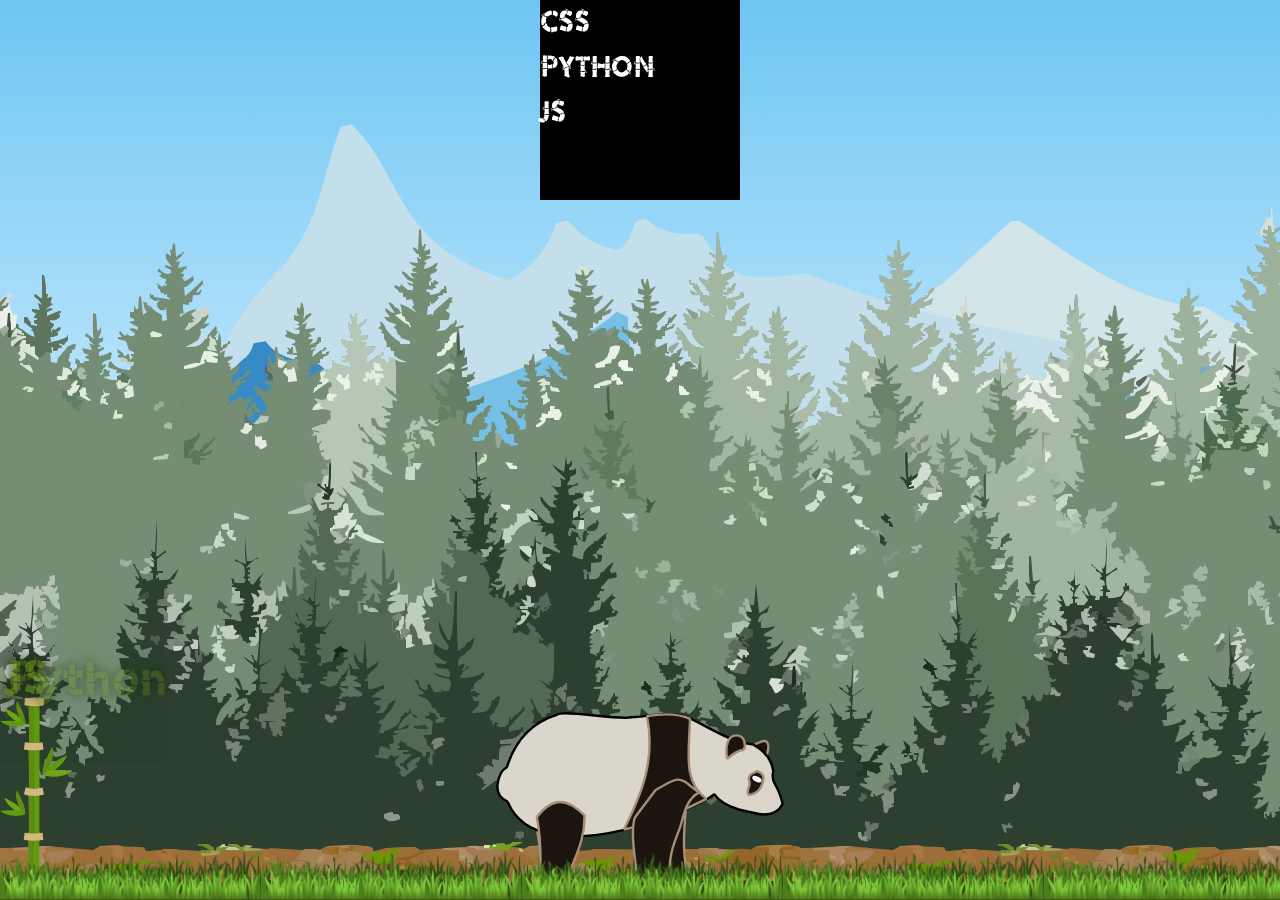
<file: index.html>
<!DOCTYPE html>
<html lang="en">

<head>
    <meta charset="UTF-8">

    <meta name="viewport" content="width=device-width, initial-scale=1">
    <link href="https://cdnjs.cloudflare.com/ajax/libs/bootstrap/5.2.0-beta1/css/bootstrap.min.css" rel="stylesheet">
    <link href="./style.css" rel="stylesheet">
</head>

<body>


    <div class="background-out">
        <div class="background-inner">

        </div>
        <svg id="panda" width="397" height="270" xmlns="http://www.w3.org/2000/svg">
            <g>

            </g>
        </svg>
        <div class="grass"></div>
    </div>
    <div class="container-fluid giris">
        <div class="ornekbuton">
            CSS<br>PYTHON<br>JS
        </div>


    </div>

    <!-- Image Credit: <a href="https://vector.me/browse/692743/grass_only" title="Grass Only" target="_blank">Grass Only</a> from <a href="http://www.vector.me" title="vector.me" target="_blank">vector.me</a> (by cyberscooty) -->



    <script src="https://cdnjs.cloudflare.com/ajax/libs/bootstrap/5.2.0-beta1/js/bootstrap.bundle.min.js"></script>
    <script src="https://cdnjs.cloudflare.com/ajax/libs/jquery/3.6.0/jquery.min.js"></script>

    <script src="main.js"></script>
</body>

</html>
</file>
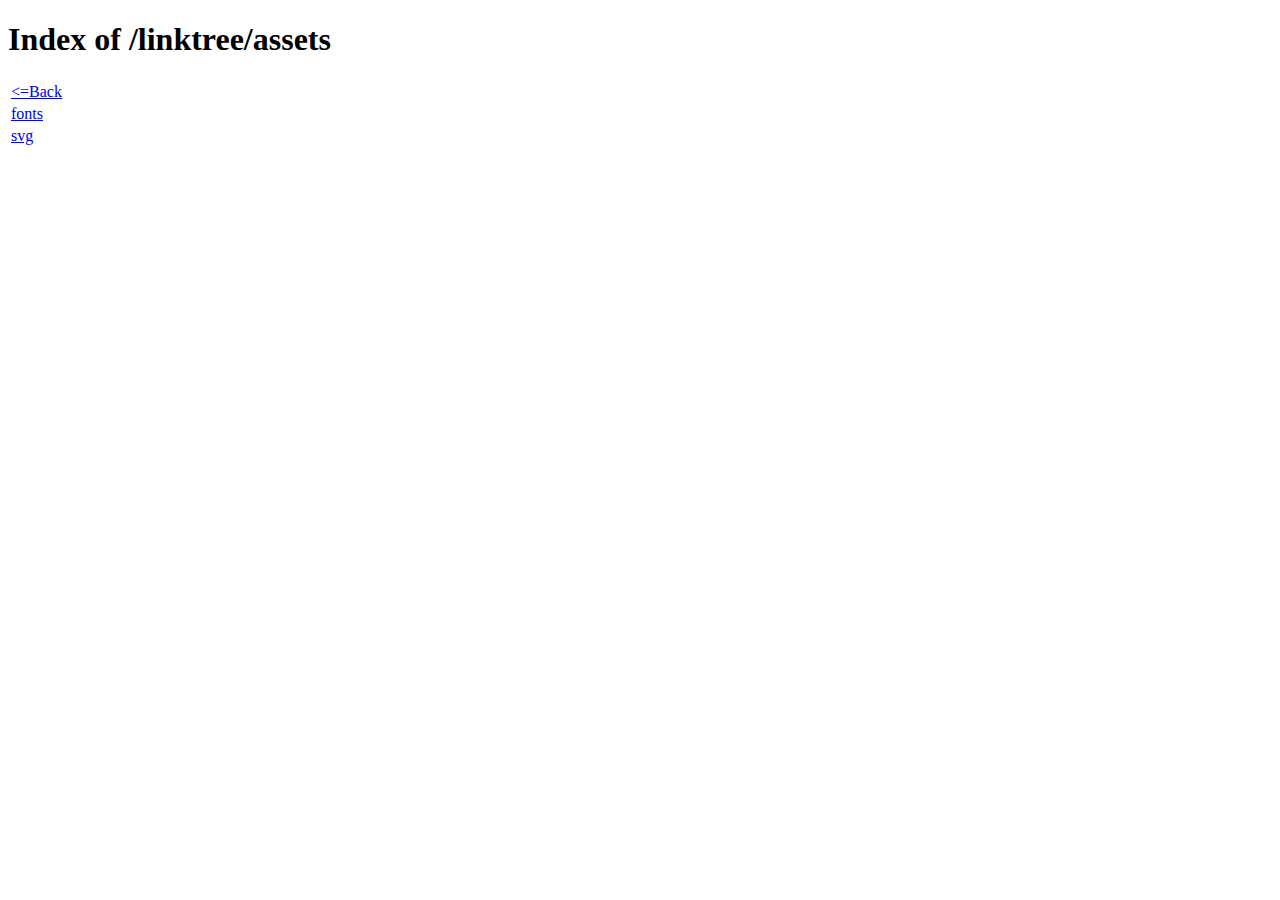
<file: assets/index.html>
<!DOCTYPE html>
    <html><head>
    <title>Index of /linktree/assets</title>
    </head>
    <body>
    <h1>Index of /linktree/assets</h1>
    <table>
    <tbody><tr><td><a href="../"><=Back</a></td></tr>
            <tr><td><a href="fonts">fonts</a></td></tr>
            
            <tr><td><a href="svg">svg</a></td></tr>
            </tbody></table></body></html>
</file>
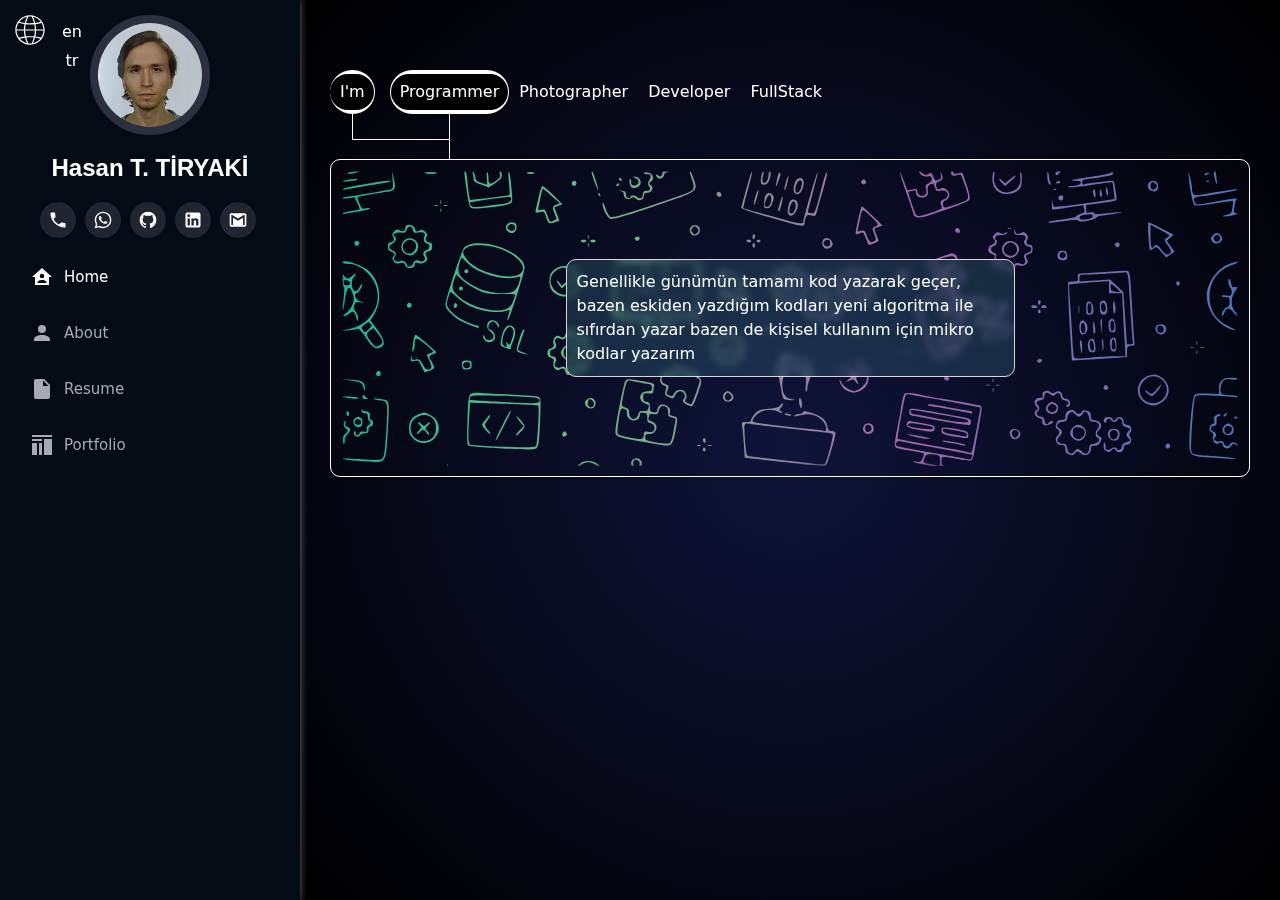
<file: portfolio/index.html>
<!DOCTYPE html>
<html lang="tr">

<head>
    <meta charset="UTF-8">
    <meta http-equiv="X-UA-Compatible" content="IE=edge">
    <meta name="viewport" content="width=device-width, initial-scale=1.0">
    <title>Hasan Tufan Tiryaki - Brankhos</title>
    <link href="./assets/css/root.css" rel="stylesheet">
    <link href="./assets/css/svg.css" rel="stylesheet">
    <link href="./assets/css/style.css" rel="stylesheet">
    <link rel="preconnect" href="https://fonts.googleapis.com">
    <link rel="preconnect" href="https://fonts.gstatic.com" crossorigin>
    <link href="https://fonts.googleapis.com/css2?family=Playfair+Display:ital,wght@0,500;0,800;1,500&display=swap"
        rel="stylesheet">
</head>

<body>
    <!--
    <div id="select_lang_bg">
        <div id="select_lang">

            <div id="en">
                <svg xmlns="http://www.w3.org/2000/svg" xmlns:xlink="http://www.w3.org/1999/xlink" width="1235"
                    height="650" viewBox="0 0 7410 3900">
                    <rect width="7410" height="3900" fill="#b22234" />
                    <path d="M0,450H7410m0,600H0m0,600H7410m0,600H0m0,600H7410m0,600H0" stroke="#fff"
                        stroke-width="300" />
                    <rect width="2964" height="2100" fill="#3c3b6e" />
                    <g fill="#fff">
                        <g id="s18">
                            <g id="s9">
                                <g id="s5">
                                    <g id="s4">
                                        <path id="s"
                                            d="M247,90 317.534230,307.082039 132.873218,172.917961H361.126782L176.465770,307.082039z" />
                                        <use xlink:href="#s" y="420" />
                                        <use xlink:href="#s" y="840" />
                                        <use xlink:href="#s" y="1260" />
                                    </g>
                                    <use xlink:href="#s" y="1680" />
                                </g>
                                <use xlink:href="#s4" x="247" y="210" />
                            </g>
                            <use xlink:href="#s9" x="494" />
                        </g>
                        <use xlink:href="#s18" x="988" />
                        <use xlink:href="#s9" x="1976" />
                        <use xlink:href="#s5" x="2470" />
                    </g>
                </svg>
            </div>
            <div id="tr">
                <svg viewBox="0 0 540.4625 354.3307" xmlns="http://www.w3.org/2000/svg">
                    <path transform="matrix(.5082 0 0 .49953 .98578 41.791)" d="m0-82.997h1063v708.66h-1063z"
                        fill="#f31930" fill-rule="evenodd" />
                    <path transform="matrix(.5082 0 0 .49953 .98578 41.791)" d="m667.74 222.01" fill="none"
                        stroke="#000" stroke-width="1.25" />
                    <path transform="matrix(.5082 0 0 .49953 .98578 41.791)" d="m-17.717-83.661h17.717v708.66h-17.717z"
                        fill="#fff" fill-rule="evenodd" />
                    <path transform="matrix(.49386 0 0 .48544 183 -38.999)"
                        d="m178.37 445.64a182.31 182.31 0 1 0 -364.62 0 182.31 182.31 0 1 0 364.62 0z" fill="#fff"
                        fill-rule="evenodd" />
                    <path transform="matrix(.90029 0 0 .88493 289.76 38.316)"
                        d="m-15.739 157.09a80.006 80.006 0 1 0 -160.01 0 80.006 80.006 0 1 0 160.01 0z" fill="#f31830"
                        fill-rule="evenodd" />
                    <path transform="matrix(.5082 0 0 .49953 .98578 41.791)"
                        d="m565.98 188.58-1.43 65.492-60.059 16.588 59.201 21.449-1.43 60.058 38.609-46.902 58.342 20.591-33.747-50.335 41.183-50.048-63.204 17.731-37.465-54.624z"
                        fill="#fff" fill-rule="evenodd" />
                </svg>
            </div>
        </div>

    </div>
-->
    <div class="container-fluid" style="height: 100%;">
        <i class="header" id="top"></i>
        <div class="side" id="side">
            <div id="language">
                <svg version="1.1" xmlns="http://www.w3.org/2000/svg" xmlns:xlink="http://www.w3.org/1999/xlink" x="0px"
                    y="0px" viewBox="0 0 1000 1000" enable-background="new 0 0 1000 1000" xml:space="preserve">
                    <metadata> Svg Vector Icons : http://www.onlinewebfonts.com/icon </metadata>
                    <g>
                        <path fill="#ffffff" stroke="#ffffff"
                            d="M500,10C229.4,10,10,229.4,10,500c0,112.7,38.1,216.6,102.1,299.4v7.5c1.6-0.5,3.1-1,4.7-1.6C206.6,917.9,344.9,990,500,990c157.6,0,297.8-74.4,387.4-189.9c0.2,0.1,0.3,0.1,0.5,0.2v-0.8C951.9,716.6,990,612.7,990,500C990,229.4,770.6,10,500,10z M948.7,479.6H703.8c-1.3-57.1-8.1-115.1-20.8-174.1c70.1-8.9,136.9-23,199.2-41.6C921.3,327,945.2,400.7,948.7,479.6z M336.9,479.6c1.4-56.9,8.4-113.9,21.2-171.6c49.3,5.4,100.1,8.3,152.1,8.3c45,0,89.1-2.2,132.1-6.3c12.5,57.1,19.4,113.4,20.8,169.6H336.9z M663.1,520.4c-1.5,62.8-10,125.7-25.4,189.6c-41.5-3.8-84.1-5.8-127.5-5.8c-50.3,0-99.6,2.7-147.4,7.8c-15.7-64.6-24.3-128.1-25.9-191.5H663.1z M858.3,229c-57.9,16.4-119.9,28.8-184.7,36.6C656.2,199,631.3,131,598.1,61.6C703.6,85.1,795.1,145.7,858.3,229z M500,50.8c17.6,0,35,1,52.1,3c35.2,74.2,62,145.8,80.5,216.1c-39.9,3.6-80.8,5.4-122.4,5.4c-48.6,0-96.2-2.5-142.3-7.4c18.5-69.7,45.1-140.7,80-214.2C465,51.9,482.4,50.8,500,50.8z M401.9,61.6c-32.8,68.6-57.5,135.7-74.7,201.5c-63.9-8.7-124.8-21.9-181.6-39C208.5,143.3,298.5,84.6,401.9,61.6z M121.1,258.7c61.3,19.4,127.2,34.4,196.5,44.2c-13.1,59.9-20,118.8-21.4,176.7H51.3C54.9,398.5,80.1,323,121.1,258.7z M132.5,758.2c-47.8-67.9-77.2-149.5-81.2-237.8h244.9c1.5,66.7,10.4,132.2,25.8,196.5C255.4,726.2,191.8,740.1,132.5,758.2z M159,792.3c54.5-15.6,112.6-27.7,173.4-35.8c17.5,61.5,40.8,122.1,69.4,181.8C305.6,917,221,864.6,159,792.3z M447.9,946.2c-31.6-66.5-56.4-131-74.5-194.3c44.4-4.5,90.2-6.8,136.9-6.8c39.8,0,78.8,1.7,117,5C609,813.9,584,879,552.1,946.2c-17.1,2-34.5,3-52.1,3C482.4,949.2,465,948.1,447.9,946.2z M598.1,938.4c29-60.5,52.6-121.9,70.1-184.3c61.8,7.2,121.1,18.6,176.7,33.6C782.6,862.4,696.4,916.5,598.1,938.4z M871,753.3c-60.4-17.4-124.9-30.6-192.4-38.9c15.1-63.6,23.8-128.2,25.2-194h244.9C944.8,606.6,916.7,686.4,871,753.3z" />
                    </g>
                </svg>
                <div id="languages">
                    <ul>
                    </ul>
                </div>
            </div>
            <div class="profile">
                <img src="assets/img/profile.jpeg" alt="" class="img-fluid rounded-circle">
                <h1 class="text-light"><a href="index.html">Hasan T. TİRYAKİ</a></h1>
                <div class="social-links mt-3 text-center">
                    <a href="tel:+905077700473">
                        <i class="phone"></i>
                    </a>
                    <a href="#">
                        <i class="whatsappp"></i>
                    </a>
                    <a href="#">
                        <i class="github"></i>
                    </a>
                    <a href="#">
                        <i class="linkedin"></i>
                    </a>
                    <a href="#">
                        <i class="gmail"></i>
                    </a>
                </div>
            </div>

            <nav id="navbar" class="nav-menu navbar">
                <ul id="selection">
                    <li id="s-j" nav="home" class="active">
                        <div class="nav-link">
                            <svg class="icon" style="width:24px;height:24px" viewBox="0 0 24 24">
                                <path fill="currentColor"
                                    d="M12,3L2,12H5V20H19V12H22L12,3M12,8.75A2.25,2.25 0 0,1 14.25,11A2.25,2.25 0 0,1 12,13.25A2.25,2.25 0 0,1 9.75,11A2.25,2.25 0 0,1 12,8.75M12,15C13.5,15 16.5,15.75 16.5,17.25V18H7.5V17.25C7.5,15.75 10.5,15 12,15Z" />
                            </svg>
                            <span>Home</span>
                        </div>
                    </li>
                    <li id="s-j" nav="about">
                        <div class="nav-link">
                            <svg class="icon" style="width:24px;height:24px" viewBox="0 0 24 24">
                                <path fill="currentColor"
                                    d="M12,4A4,4 0 0,1 16,8A4,4 0 0,1 12,12A4,4 0 0,1 8,8A4,4 0 0,1 12,4M12,14C16.42,14 20,15.79 20,18V20H4V18C4,15.79 7.58,14 12,14Z" />
                            </svg>
                            <span>About</span>
                        </div>
                    </li>
                    <li id="s-j" nav="resume">
                        <div class="nav-link">
                            <svg class="icon" style="width:24px;height:24px" viewBox="0 0 24 24">
                                <path fill="currentColor"
                                    d="M13,9V3.5L18.5,9M6,2C4.89,2 4,2.89 4,4V20A2,2 0 0,0 6,22H18A2,2 0 0,0 20,20V8L14,2H6Z" />
                            </svg>
                            <span>Resume</span>
                        </div>
                    </li>
                    <li id="s-j" nav="portfolio">
                        <div class="nav-link">
                            <svg class="icon" style="width:24px;height:24px" viewBox="0 0 24 24">
                                <path fill="currentColor"
                                    d="M14,6H22V22H14V6M2,4H22V2H2V4M2,8H12V6H2V8M9,22H12V10H9V22M2,22H7V10H2V22Z" />
                            </svg>
                            <span>Portfolio</span>
                        </div>
                    </li>
                </ul>
            </nav>
        </div>

        <div class="main">
            <div class="content">

            </div>
            <div class="content after">

            </div>

        </div>
    </div>
    <script src="./assets/js/jquery.js"></script>
    <script src="./assets/js/root.js"></script>
    <script src="./assets/js/main.js"></script>

</body>

</html>
</file>
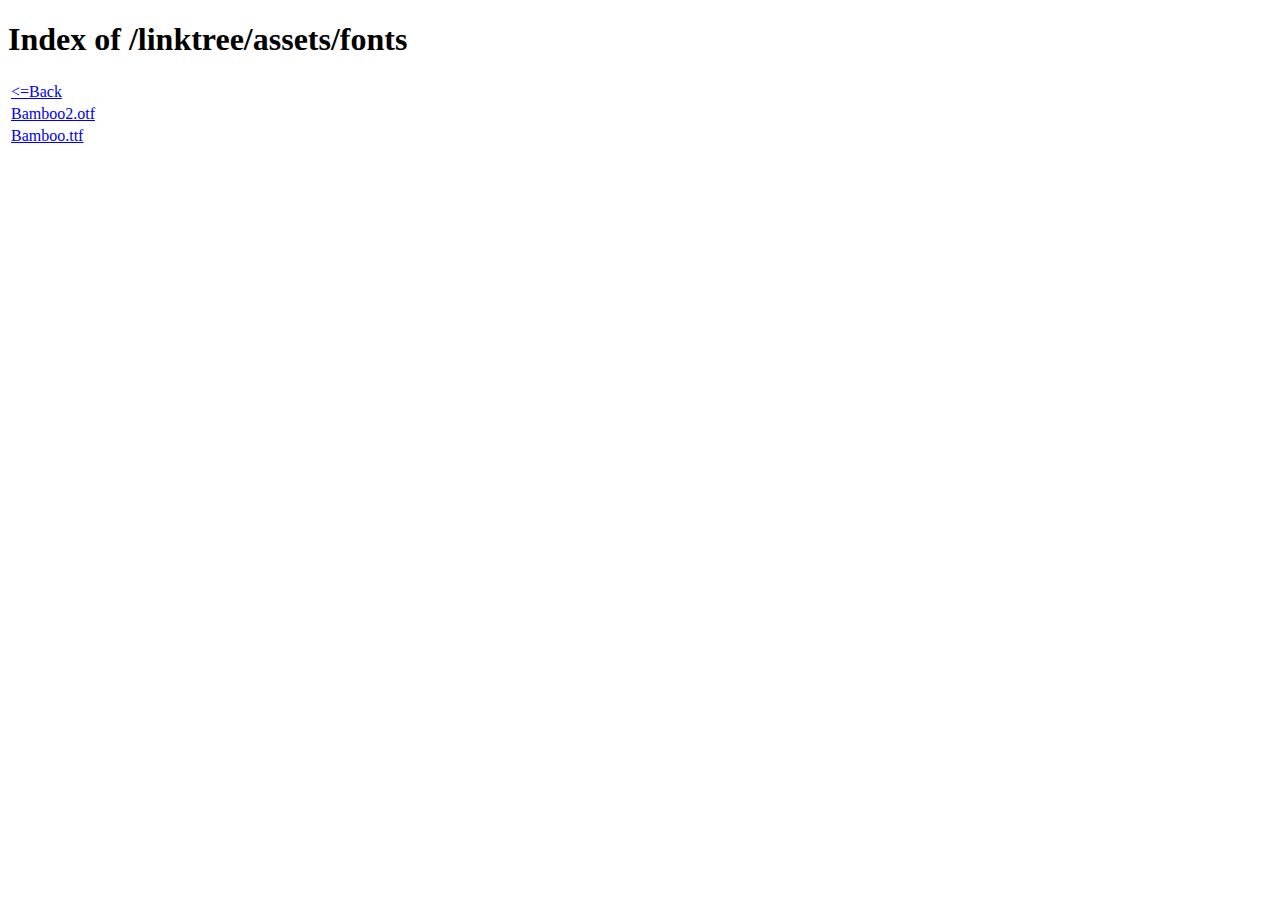
<file: assets/fonts/index.html>
<!DOCTYPE html>
    <html><head>
    <title>Index of /linktree/assets/fonts</title>
    </head>
    <body>
    <h1>Index of /linktree/assets/fonts</h1>
    <table>
    <tbody><tr><td><a href="../"><=Back</a></td></tr>
            <tr><td><a href="Bamboo2.otf">Bamboo2.otf</a></td></tr>
            
            <tr><td><a href="Bamboo.ttf">Bamboo.ttf</a></td></tr>
            </tbody></table></body></html>
</file>
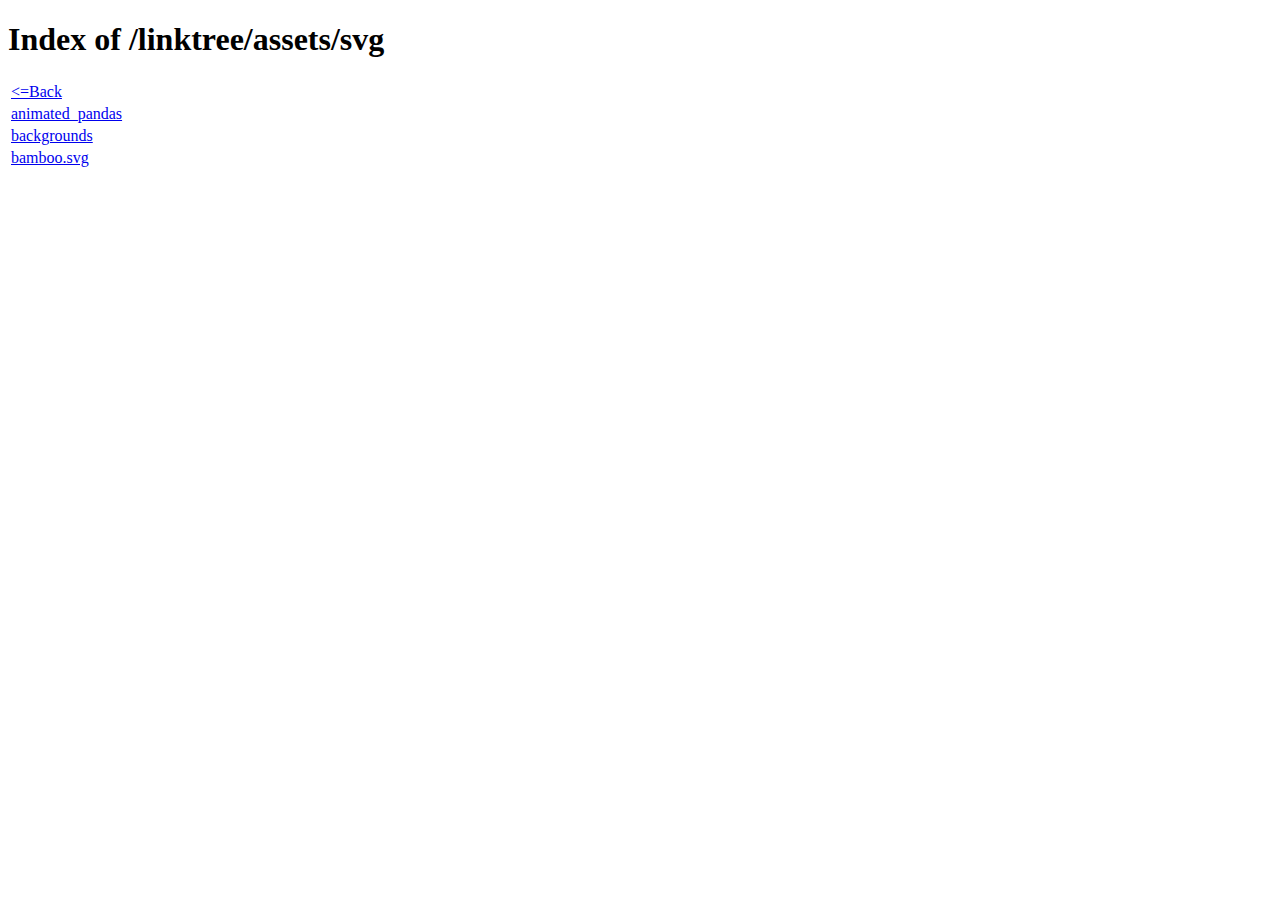
<file: assets/svg/index.html>
<!DOCTYPE html>
    <html><head>
    <title>Index of /linktree/assets/svg</title>
    </head>
    <body>
    <h1>Index of /linktree/assets/svg</h1>
    <table>
    <tbody><tr><td><a href="../"><=Back</a></td></tr>
            <tr><td><a href="animated_pandas">animated_pandas</a></td></tr>
            
            <tr><td><a href="backgrounds">backgrounds</a></td></tr>
            
            <tr><td><a href="bamboo.svg">bamboo.svg</a></td></tr>
            </tbody></table></body></html>
</file>
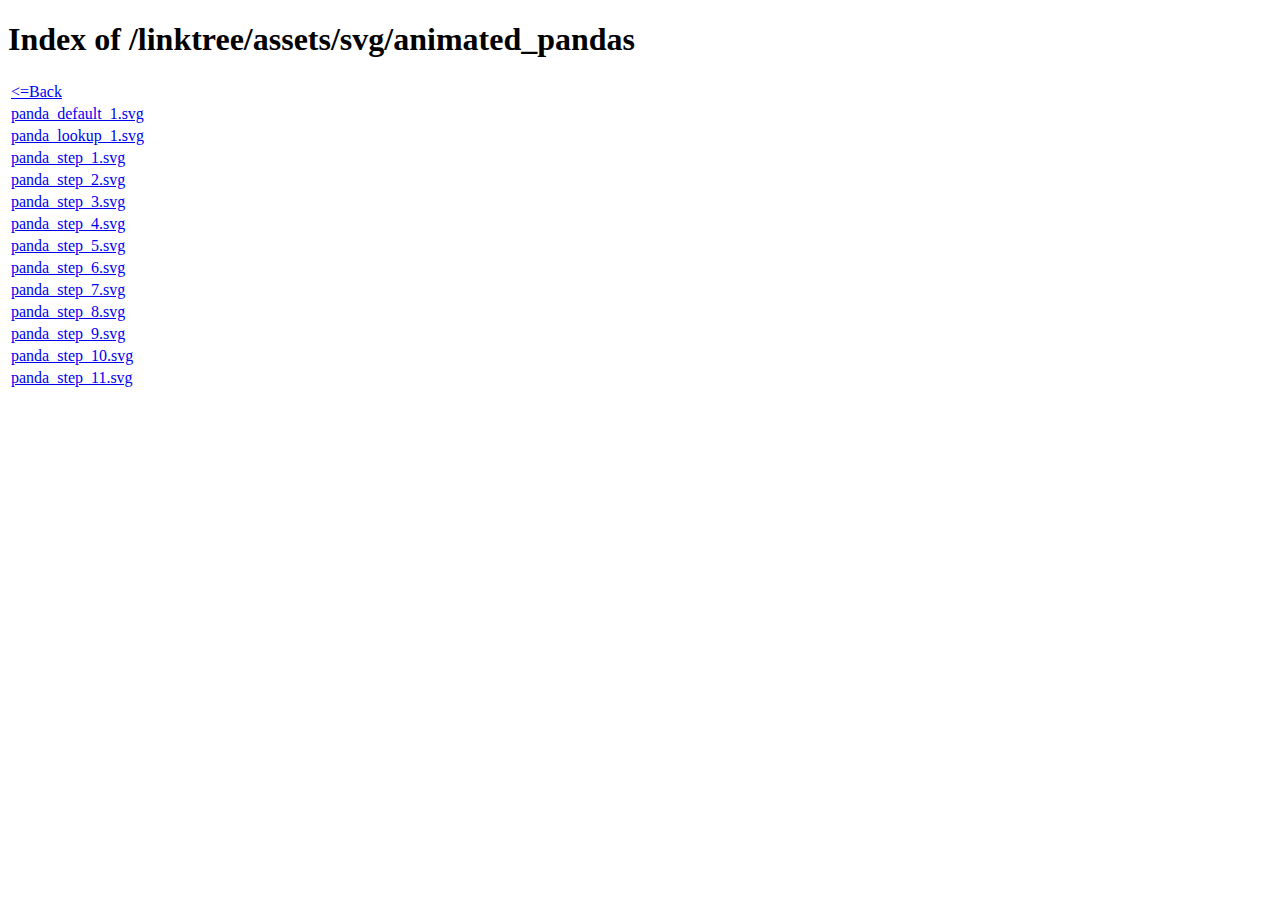
<file: assets/svg/animated_pandas/index.html>
<!DOCTYPE html>
    <html><head>
    <title>Index of /linktree/assets/svg/animated_pandas</title>
    </head>
    <body>
    <h1>Index of /linktree/assets/svg/animated_pandas</h1>
    <table>
    <tbody><tr><td><a href="../"><=Back</a></td></tr>
            <tr><td><a href="panda_default_1.svg">panda_default_1.svg</a></td></tr>
            
            <tr><td><a href="panda_lookup_1.svg">panda_lookup_1.svg</a></td></tr>
            
            <tr><td><a href="panda_step_1.svg">panda_step_1.svg</a></td></tr>
            
            <tr><td><a href="panda_step_2.svg">panda_step_2.svg</a></td></tr>
            
            <tr><td><a href="panda_step_3.svg">panda_step_3.svg</a></td></tr>
            
            <tr><td><a href="panda_step_4.svg">panda_step_4.svg</a></td></tr>
            
            <tr><td><a href="panda_step_5.svg">panda_step_5.svg</a></td></tr>
            
            <tr><td><a href="panda_step_6.svg">panda_step_6.svg</a></td></tr>
            
            <tr><td><a href="panda_step_7.svg">panda_step_7.svg</a></td></tr>
            
            <tr><td><a href="panda_step_8.svg">panda_step_8.svg</a></td></tr>
            
            <tr><td><a href="panda_step_9.svg">panda_step_9.svg</a></td></tr>
            
            <tr><td><a href="panda_step_10.svg">panda_step_10.svg</a></td></tr>
            
            <tr><td><a href="panda_step_11.svg">panda_step_11.svg</a></td></tr>
            </tbody></table></body></html>
</file>
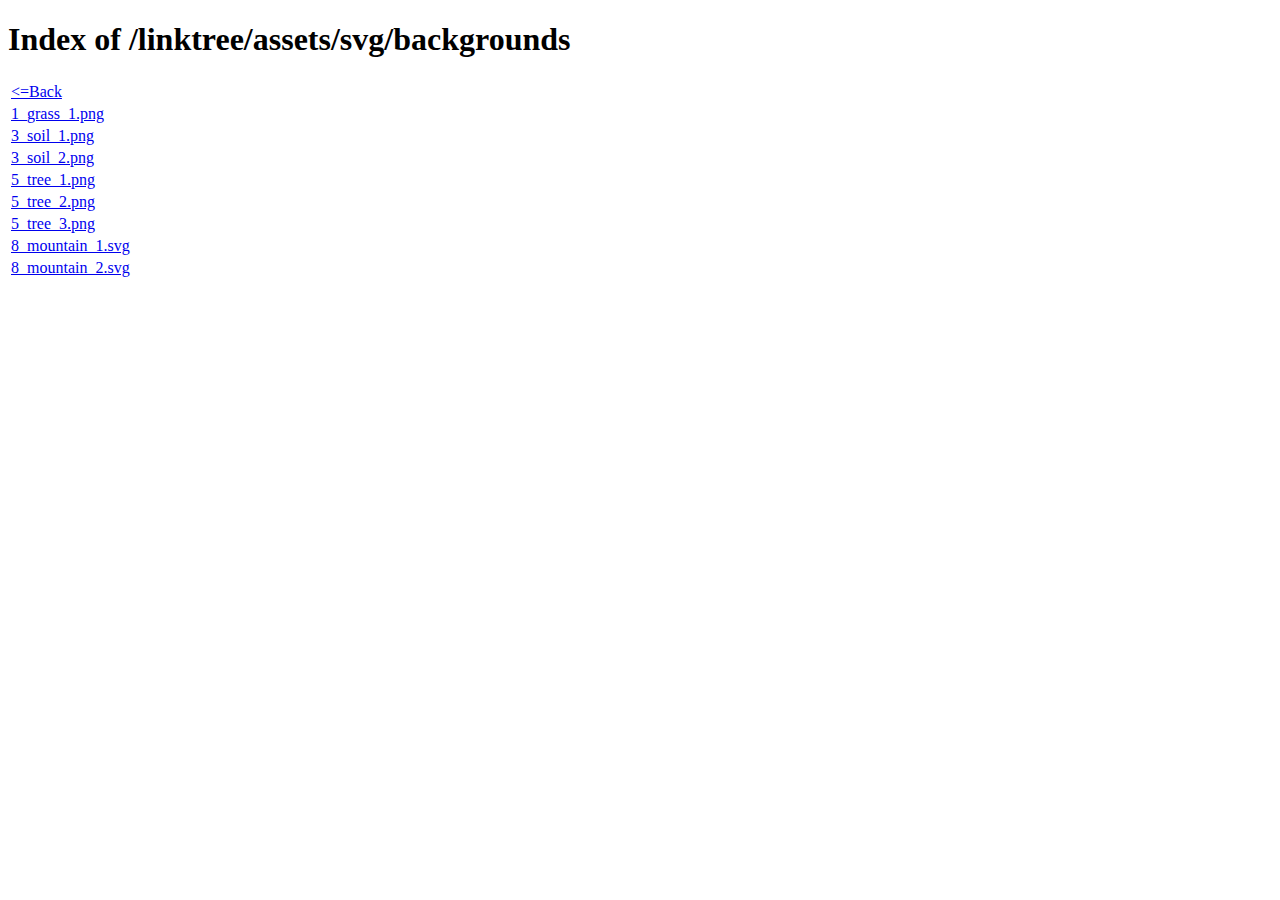
<file: assets/svg/backgrounds/index.html>
<!DOCTYPE html>
    <html><head>
    <title>Index of /linktree/assets/svg/backgrounds</title>
    </head>
    <body>
    <h1>Index of /linktree/assets/svg/backgrounds</h1>
    <table>
    <tbody><tr><td><a href="../"><=Back</a></td></tr>
            <tr><td><a href="1_grass_1.png">1_grass_1.png</a></td></tr>
            
            <tr><td><a href="3_soil_1.png">3_soil_1.png</a></td></tr>
            
            <tr><td><a href="3_soil_2.png">3_soil_2.png</a></td></tr>
            
            <tr><td><a href="5_tree_1.png">5_tree_1.png</a></td></tr>
            
            <tr><td><a href="5_tree_2.png">5_tree_2.png</a></td></tr>
            
            <tr><td><a href="5_tree_3.png">5_tree_3.png</a></td></tr>
            
            <tr><td><a href="8_mountain_1.svg">8_mountain_1.svg</a></td></tr>
            
            <tr><td><a href="8_mountain_2.svg">8_mountain_2.svg</a></td></tr>
            </tbody></table></body></html>
</file>
<file: style.css>
html,
body {
    height: 100%;
    overflow: hidden;
}

.background-out {
    position: fixed;
    z-index: -1;
}

@font-face {
    font-family: "bamboo";
    src: url("./assets/fonts/Bamboo.ttf") format(‘truetype’);
    font-weight: normal;
    font-style: normal;
}

@font-face {
    font-family: "bamboo2";
    src: url("./assets/fonts/Bamboo2.otf");

}


.background-inner,
.background-out {
    height: 100%;
    width: 100%;
}


.background-inner {
    background-image: url("./assets/svg/backgrounds/3_soil_1.png");
    background-repeat: repeat-x;
    background-position: 0 105%, 0 105%, 0 83%, 0 30%;
    background-size: auto;
    animation: 55s html-bg infinite linear;
}

@keyframes html-bg {
    100% {
        background-position: -5000px 105%, -5000px 105%, -4000px 83%, -3500px 30%;
    }
}

.ornekbuton {
    height: 200px;
    width: 200px;
    background-color: black;
    color: white;
    margin: auto;
    font-family: "bamboo2";
    font-size: 30px;
}



svg#panda {
    position: absolute;
    left: 50%;
    transform: translate(-50%, 0);
    bottom: -15px;
}

svg#panda~.grass {
    position: absolute;
    left: 50%;
    transform: translate(-50%, 0);
    width: 100%;
    height: 50px;
    bottom: 0;
    background-image: url("./assets/svg/backgrounds/1_grass_1.png");
    background-repeat: repeat-x;
    background-position: 0 20%;
    background-size: contain;
    animation: 50s grass infinite linear;


}


@keyframes grass {
    100% {
        background-position: -5000px 20%;
    }
}




/* Small devices (landscape phones, 576px and up) */
@media (min-width: 576px) {}

/* Medium devices (tablets, 768px and up) */
@media (min-width: 768px) {}

/* Large devices (desktops, 992px and up) */
@media (min-width: 992px) {}

/* X-Large devices (large desktops, 1200px and up) */
@media (min-width: 1200px) {}

/* XX-Large devices (larger desktops, 1400px and up) */
@media (min-width: 1400px) {}



/* 

-webkit-filter: blur(5px);
  -moz-filter: blur(5px);
  -o-filter: blur(5px);
  -ms-filter: blur(5px);

*/
</file>
<file: portfolio/assets/css/root.css>
:root {
    --bs-blue: #0d6efd;
    --bs-indigo: #6610f2;
    --bs-purple: #6f42c1;
    --bs-pink: #d63384;
    --bs-red: #dc3545;
    --bs-orange: #fd7e14;
    --bs-yellow: #ffc107;
    --bs-green: #198754;
    --bs-teal: #20c997;
    --bs-cyan: #0dcaf0;
    --bs-white: #fff;
    --bs-gray: #6c757d;
    --bs-gray-dark: #343a40;
    --bs-primary: #0d6efd;
    --bs-secondary: #6c757d;
    --bs-success: #198754;
    --bs-info: #0dcaf0;
    --bs-warning: #ffc107;
    --bs-danger: #dc3545;
    --bs-light: #f8f9fa;
    --bs-dark: #212529;
    --bs-font-sans-serif: system-ui, -apple-system, "Segoe UI", Roboto, "Helvetica Neue", Arial, "Noto Sans", "Liberation Sans", sans-serif, "Apple Color Emoji", "Segoe UI Emoji", "Segoe UI Symbol", "Noto Color Emoji";
    --bs-font-monospace: SFMono-Regular, Menlo, Monaco, Consolas, "Liberation Mono", "Courier New", monospace;
    --bs-gradient: linear-gradient(180deg, rgba(255, 255, 255, 0.15), rgba(255, 255, 255, 0));

    --side-width: 300px;
    --side-show-width: 1200;





}
</file>
<file: portfolio/assets/css/svg.css>
:root {
    --photograph-svg: url("data:image/svg+xml, %3Csvg xmlns='http://www.w3.org/2000/svg' xmlns:xlink='http://www.w3.org/1999/xlink' xmlns:krita='http://krita.org/namespaces/svg/krita' xmlns:sodipodi='http://sodipodi.sourceforge.net/DTD/sodipodi-0.dtd' width='211.68pt' height='117.36pt' viewBox='0 0 211.68 117.36'%3E%3Cdefs/%3E%3Cpath id='shape0' transform='matrix(0.409129112737077 -0.224766235475876 0.224766235475876 0.409129112737077 26.5379101562948 8.92806661401682)' fill='%23000000' fill-opacity='0' fill-rule='evenodd' stroke='%23000000' stroke-width='1.2' stroke-linecap='square' stroke-linejoin='bevel' d='M4.79429 3.25622C5.21376 1.81473 6.08177 1.22637 7.44734 1.20897C8.8129 1.19157 9.91431 2.07985 10.0423 3.41397L16.8964 3.39411C17.1713 1.8351 17.4297 0.262798 19.3041 0L27.1954 0.169706C29.3216 -0.000790457 29.3857 2.27839 29.2319 3.25622L33.4851 3.36228C34.6359 3.77336 34.4477 4.79405 34.4504 5.76999L34.3655 21.9769C34.2339 23.4187 33.3264 24.1708 31.3956 24.0133L1.86687 23.8012C0.875038 23.8608 -0.0112391 23.443 0.000107778 21.8496L0.169813 5.38815C0.228048 4.30959 0.946676 3.73028 1.65474 3.39411C2.3628 3.05794 4.25482 3.73771 4.79429 3.25622ZM3.60636 7.31856L11.137 7.27614L11.1158 10.3733L3.67 10.3945L3.60636 7.31856M22.6982 5.64272C18.8481 5.7684 14.8515 9.27598 14.8069 13.2795C14.7623 17.283 18.3657 21.603 23.0377 21.5102C27.7096 21.4174 31.1998 18.1224 31.1835 13.6189C31.1673 9.11536 26.5484 5.51703 22.6982 5.64272ZM17.1404 13.4916C17.1052 15.7205 18.7403 19.2768 22.9104 19.1767C27.0804 19.0767 28.8251 16.7746 28.8076 13.6613C28.7902 10.548 26.6601 8.29042 22.7407 8.14587C18.8212 8.00132 17.1755 11.2627 17.1404 13.4916Z'/%3E%3Cg id='group0' transform='translate(3.74243882528062, 1.84045159291024)' fill='none'%3E%3Cpath id='shape1' transform='matrix(0.446367144198678 -0.136612093457867 0.136612093457867 0.446367144198678 8.88178419700125e-16 3.94946788132114)' fill='%23000000' fill-opacity='0' fill-rule='evenodd' stroke='%23000000' stroke-width='1.2' stroke-linecap='square' stroke-linejoin='bevel' d='M0 8.40043C5.59686 1.24257 8.44998 1.08339 13.3219 0L5.00632 16.2493C5.51543 16.815 3.84666 14.1987 0 8.40043Z'/%3E%3Cpath id='shape2' transform='matrix(0.446367144198678 -0.136612093457867 0.136612093457867 0.446367144198678 5.33734543269721 2.44022454248976)' fill='%23000000' fill-opacity='0' fill-rule='evenodd' stroke='%23000000' stroke-width='1.2' stroke-linecap='square' stroke-linejoin='bevel' d='M0 7.76403L4.03051 0C8.60065 0.575034 13.0995 1.31051 17.6494 7.21249C19.0919 7.09935 13.2088 7.2832 0 7.76403Z'/%3E%3Cpath id='shape3' transform='matrix(0.446367144198678 -0.136612093457867 0.136612093457867 0.446367144198678 11.1180906484175 5.28970018353268)' fill='%23000000' fill-opacity='0' fill-rule='evenodd' stroke='%23000000' stroke-width='1.2' stroke-linecap='square' stroke-linejoin='bevel' d='M0 0.46669L9.12168 0C12.4589 8.12828 10.6296 11.3929 9.54594 15.3159C10.4793 16.3059 7.29734 11.3561 0 0.46669Z'/%3E%3Cpath id='shape4' transform='matrix(0.446367144198678 -0.136612093457867 0.136612093457867 0.446367144198678 0.233876071562224 9.03508447269393)' fill='%23000000' fill-opacity='0' fill-rule='evenodd' stroke='%23000000' stroke-width='1.2' stroke-linecap='square' stroke-linejoin='bevel' d='M1.39402 0C0.511205 4.05724 -1.48982 6.59445 1.90314 15.7826L11.0248 15.1887C11.7885 16.2917 8.57823 11.2289 1.39402 0Z'/%3E%3Cpath id='shape5' transform='matrix(0.446367144198678 -0.136612093457867 0.136612093457867 0.446367144198678 4.15461667820247 16.3061797088251)' fill='%23000000' fill-opacity='0' fill-rule='evenodd' stroke='%23000000' stroke-width='1.2' stroke-linecap='square' stroke-linejoin='bevel' d='M0 0.721249L17.8615 0L13.7037 7.72161C8.68192 7.68082 4.11401 5.34737 0 0.721249Z'/%3E%3Cpath id='shape6' transform='matrix(0.446367144198678 -0.136612093457867 0.136612093457867 0.446367144198678 10.4499200912952 10.5685427671398)' fill='%23000000' fill-opacity='0' fill-rule='evenodd' stroke='%23000000' stroke-width='1.2' stroke-linecap='square' stroke-linejoin='bevel' d='M8.1147 0L13.0362 7.46705C9.61588 11.7374 5.66905 14.9838 0.223391 15.3159C-0.823127 16.815 1.80731 11.7097 8.1147 0Z'/%3E%3C/g%3E%3Cpath id='shape7' transform='matrix(0.436005288526228 0.166750951650016 -0.166750951650016 0.436005288526228 11.7853050115521 24.4232747575063)' fill='%23000000' fill-opacity='0' fill-rule='evenodd' stroke='%23000000' stroke-width='1.2' stroke-linecap='square' stroke-linejoin='bevel' d='M0.127279 1.73948C0.281155 0.98411 0.574952 0.322019 1.4425 0.0424264L29.3166 0C30.162 0.384551 30.9074 0.854801 30.9713 1.90919L31.0137 23.7588C30.5902 24.4294 30.2567 25.1361 29.0621 25.4983L2.2486 25.4134C1.34282 25.0902 0.509602 24.5493 0 23.0375L0.127279 1.73948M1.90919 1.69706L1.86676 17.1403L7.42462 12.7703L12.0915 17.6494L19.2616 9.58837L28.85 19.0495L28.9772 1.6122L1.90919 1.69706M10.2248 4.32749C11.9394 4.34993 13.2017 5.84651 13.1522 7.42462C13.1026 9.00273 11.6636 10.0463 10.0551 10.0551C8.44648 10.0638 7.24856 8.59713 7.21249 7.25492C7.17642 5.9127 8.51015 4.30506 10.2248 4.32749Z'/%3E%3Cg id='group1' transform='translate(33.660508801671, 18.5022234648979)' fill='none'%3E%3Cpath id='shape8' transform='matrix(0.438114067927495 0.161129001061406 -0.161129001061406 0.438114067927495 5.91670119037408 3.5527136788005e-15)' fill='%23000000' fill-opacity='0' fill-rule='evenodd' stroke='%23000000' stroke-width='1.2' stroke-linecap='square' stroke-linejoin='bevel' d='M36.8405 18.3C36.875 27.8634 29.6253 36.7773 18.4805 36.72C7.33576 36.6628 -0.0709307 27.6605 0.000512311 18.12C0.0719553 8.57957 9.03205 0.0138513 18.5405 1.63835e-05C28.049 -0.0138186 36.806 8.73662 36.8405 18.3ZM5.52051 18.24C5.67718 23.9869 12.5823 30.8441 18.3605 30.72C24.1387 30.596 31.4391 24.9059 31.4405 18.48C31.4419 12.0541 24.5839 5.2339 18.4205 5.40002C12.2571 5.56613 5.36385 12.4932 5.52051 18.24Z'/%3E%3Cpath id='shape9' transform='matrix(0.438114067927495 0.161129001061406 -0.161129001061406 0.438114067927495 8.42287204740807 5.0302529245153)' fill='%23000000' fill-opacity='0' fill-rule='evenodd' stroke='%23000000' stroke-width='1.2' stroke-linecap='square' stroke-linejoin='bevel' d='M9.90215 19.5796C13.9582 19.4936 19.4071 16.442 19.6221 10.0396C19.8372 3.63718 11.8678 -0.313881 9.54215 0.0195734C7.21649 0.353028 4.89097 1.2856 5.31282 2.52536C5.54921 3.22006 7.48863 4.70642 6.0765 6.25889C4.99553 7.44728 3.63221 7.53117 2.76724 7.10741C2.34888 6.90246 -0.0822394 4.84123 0.00214491 9.91957C0.0865293 14.9979 5.8461 19.6656 9.90215 19.5796ZM10.0221 18.3796C8.97814 19.2154 17.7609 16.9378 17.8221 10.1596C17.8834 3.3814 9.01387 0.95166 9.66215 0.859574C18.0648 6.89814 17.1241 13.8616 10.0221 18.3796Z'/%3E%3C/g%3E%3Cg id='group2' transform='translate(105.214128836498, -0.435850355714027)' fill='none'%3E%3Cpath id='shape01' transform='matrix(0.387652631939721 -0.26006141597089 0.26006141597089 0.387652631939721 1.4210854715202e-14 9.58082447768888)' fill='%23000000' fill-opacity='0' fill-rule='evenodd' stroke='%23000000' stroke-width='1.2' stroke-linecap='square' stroke-linejoin='bevel' d='M36.8405 18.3C36.875 27.8634 29.6253 36.7773 18.4805 36.72C7.33576 36.6628 -0.0709307 27.6605 0.000512311 18.12C0.0719553 8.57957 9.03205 0.0138513 18.5405 1.63835e-05C28.049 -0.0138186 36.806 8.73662 36.8405 18.3ZM5.52051 18.24C5.67718 23.9869 12.5823 30.8441 18.3605 30.72C24.1387 30.596 31.4391 24.9059 31.4405 18.48C31.4419 12.0541 24.5839 5.2339 18.4205 5.40002C12.2571 5.56613 5.36385 12.4932 5.52051 18.24Z'/%3E%3Cpath id='shape11' transform='matrix(0.387652631939721 -0.26006141597089 0.26006141597089 0.387652631939721 5.54343672425753 10.5052960926232)' fill='%23000000' fill-opacity='0' fill-rule='evenodd' stroke='%23000000' stroke-width='1.2' stroke-linecap='square' stroke-linejoin='bevel' d='M9.90215 19.5796C13.9582 19.4936 19.4071 16.442 19.6221 10.0396C19.8372 3.63718 11.8678 -0.313881 9.54215 0.0195734C7.21649 0.353028 4.89097 1.2856 5.31282 2.52536C5.54921 3.22006 7.48863 4.70642 6.0765 6.25889C4.99553 7.44728 3.63221 7.53117 2.76724 7.10741C2.34888 6.90246 -0.0822394 4.84123 0.00214491 9.91957C0.0865293 14.9979 5.8461 19.6656 9.90215 19.5796ZM10.0221 18.3796C8.97814 19.2154 17.7609 16.9378 17.8221 10.1596C17.8834 3.3814 9.01387 0.95166 9.66215 0.859574C18.0648 6.89814 17.1241 13.8616 10.0221 18.3796Z'/%3E%3C/g%3E%3Cg id='group3' transform='translate(66.3008366352823, 49.6088059872353)' fill='none'%3E%3Cpath id='shape011' transform='matrix(0.419807537235894 -0.204127741393741 0.204127741393741 0.419807537235894 1.4210854715202e-14 7.52019308215799)' fill='%23000000' fill-opacity='0' fill-rule='evenodd' stroke='%23000000' stroke-width='1.2' stroke-linecap='square' stroke-linejoin='bevel' d='M36.8405 18.3C36.875 27.8634 29.6253 36.7773 18.4805 36.72C7.33576 36.6628 -0.0709307 27.6605 0.000512311 18.12C0.0719553 8.57957 9.03205 0.0138513 18.5405 1.63835e-05C28.049 -0.0138186 36.806 8.73662 36.8405 18.3ZM5.52051 18.24C5.67718 23.9869 12.5823 30.8441 18.3605 30.72C24.1387 30.596 31.4391 24.9059 31.4405 18.48C31.4419 12.0541 24.5839 5.2339 18.4205 5.40002C12.2571 5.56613 5.36385 12.4932 5.52051 18.24Z'/%3E%3Cpath id='shape111' transform='matrix(0.419807537235894 -0.204127741393741 0.204127741393741 0.419807537235894 5.36302381725135 9.20016749215905)' fill='%23000000' fill-opacity='0' fill-rule='evenodd' stroke='%23000000' stroke-width='1.2' stroke-linecap='square' stroke-linejoin='bevel' d='M9.90215 19.5796C13.9582 19.4936 19.4071 16.442 19.6221 10.0396C19.8372 3.63718 11.8678 -0.313881 9.54215 0.0195734C7.21649 0.353028 4.89097 1.2856 5.31282 2.52536C5.54921 3.22006 7.48863 4.70642 6.0765 6.25889C4.99553 7.44728 3.63221 7.53117 2.76724 7.10741C2.34888 6.90246 -0.0822394 4.84123 0.00214491 9.91957C0.0865293 14.9979 5.8461 19.6656 9.90215 19.5796ZM10.0221 18.3796C8.97814 19.2154 17.7609 16.9378 17.8221 10.1596C17.8834 3.3814 9.01387 0.95166 9.66215 0.859574C18.0648 6.89814 17.1241 13.8616 10.0221 18.3796Z'/%3E%3C/g%3E%3Cg id='group4' transform='translate(121.650203139513, 33.4585804044152)' fill='none'%3E%3Cpath id='shape02' transform='matrix(0.443612145550564 0.145309213219951 -0.145309213219951 0.443612145550564 5.33579423423069 -7.105427357601e-15)' fill='%23000000' fill-opacity='0' fill-rule='evenodd' stroke='%23000000' stroke-width='1.2' stroke-linecap='square' stroke-linejoin='bevel' d='M36.8405 18.3C36.875 27.8634 29.6253 36.7773 18.4805 36.72C7.33576 36.6628 -0.0709307 27.6605 0.000512311 18.12C0.0719553 8.57957 9.03205 0.0138513 18.5405 1.63835e-05C28.049 -0.0138186 36.806 8.73662 36.8405 18.3ZM5.52051 18.24C5.67718 23.9869 12.5823 30.8441 18.3605 30.72C24.1387 30.596 31.4391 24.9059 31.4405 18.48C31.4419 12.0541 24.5839 5.2339 18.4205 5.40002C12.2571 5.56613 5.36385 12.4932 5.52051 18.24Z'/%3E%3Cpath id='shape12' transform='matrix(0.443612145550564 0.145309213219951 -0.145309213219951 0.443612145550564 8.020798074377 4.93711381892903)' fill='%23000000' fill-opacity='0' fill-rule='evenodd' stroke='%23000000' stroke-width='1.2' stroke-linecap='square' stroke-linejoin='bevel' d='M9.90215 19.5796C13.9582 19.4936 19.4071 16.442 19.6221 10.0396C19.8372 3.63718 11.8678 -0.313881 9.54215 0.0195734C7.21649 0.353028 4.89097 1.2856 5.31282 2.52536C5.54921 3.22006 7.48863 4.70642 6.0765 6.25889C4.99553 7.44728 3.63221 7.53117 2.76724 7.10741C2.34888 6.90246 -0.0822394 4.84123 0.00214491 9.91957C0.0865293 14.9979 5.8461 19.6656 9.90215 19.5796ZM10.0221 18.3796C8.97814 19.2154 17.7609 16.9378 17.8221 10.1596C17.8834 3.3814 9.01387 0.95166 9.66215 0.859574C18.0648 6.89814 17.1241 13.8616 10.0221 18.3796Z'/%3E%3C/g%3E%3Cg id='group5' transform='translate(3.38000923769771, 64.5953598983378)' fill='none'%3E%3Cpath id='shape03' transform='matrix(0.436178030438932 -0.166298613611148 0.166298613611148 0.436178030438932 -2.22044604925031e-15 6.12654446236562)' fill='%23000000' fill-opacity='0' fill-rule='evenodd' stroke='%23000000' stroke-width='1.2' stroke-linecap='square' stroke-linejoin='bevel' d='M36.8405 18.3C36.875 27.8634 29.6253 36.7773 18.4805 36.72C7.33576 36.6628 -0.0709307 27.6605 0.000512311 18.12C0.0719553 8.57957 9.03205 0.0138513 18.5405 1.63835e-05C28.049 -0.0138186 36.806 8.73662 36.8405 18.3ZM5.52051 18.24C5.67718 23.9869 12.5823 30.8441 18.3605 30.72C24.1387 30.596 31.4391 24.9059 31.4405 18.48C31.4419 12.0541 24.5839 5.2339 18.4205 5.40002C12.2571 5.56613 5.36385 12.4932 5.52051 18.24Z'/%3E%3Cpath id='shape13' transform='matrix(0.436178030438932 -0.166298613611148 0.166298613611148 0.436178030438932 5.1939168730624 8.27306862910137)' fill='%23000000' fill-opacity='0' fill-rule='evenodd' stroke='%23000000' stroke-width='1.2' stroke-linecap='square' stroke-linejoin='bevel' d='M9.90215 19.5796C13.9582 19.4936 19.4071 16.442 19.6221 10.0396C19.8372 3.63718 11.8678 -0.313881 9.54215 0.0195734C7.21649 0.353028 4.89097 1.2856 5.31282 2.52536C5.54921 3.22006 7.48863 4.70642 6.0765 6.25889C4.99553 7.44728 3.63221 7.53117 2.76724 7.10741C2.34888 6.90246 -0.0822394 4.84123 0.00214491 9.91957C0.0865293 14.9979 5.8461 19.6656 9.90215 19.5796ZM10.0221 18.3796C8.97814 19.2154 17.7609 16.9378 17.8221 10.1596C17.8834 3.3814 9.01387 0.95166 9.66215 0.859574C18.0648 6.89814 17.1241 13.8616 10.0221 18.3796Z'/%3E%3C/g%3E%3Cg id='group6' transform='translate(106.189711684132, 66.4351379596594)' fill='none'%3E%3Cpath id='shape04' transform='matrix(0.428072419231136 -0.186173325211157 0.186173325211157 0.428072419231136 0 6.85874121163535)' fill='%23000000' fill-opacity='0' fill-rule='evenodd' stroke='%23000000' stroke-width='1.2' stroke-linecap='square' stroke-linejoin='bevel' d='M36.8405 18.3C36.875 27.8634 29.6253 36.7773 18.4805 36.72C7.33576 36.6628 -0.0709307 27.6605 0.000512311 18.12C0.0719553 8.57957 9.03205 0.0138513 18.5405 1.63835e-05C28.049 -0.0138186 36.806 8.73662 36.8405 18.3ZM5.52051 18.24C5.67718 23.9869 12.5823 30.8441 18.3605 30.72C24.1387 30.596 31.4391 24.9059 31.4405 18.48C31.4419 12.0541 24.5839 5.2339 18.4205 5.40002C12.2571 5.56613 5.36385 12.4932 5.52051 18.24Z'/%3E%3Cpath id='shape14' transform='matrix(0.428072419231136 -0.186173325211157 0.186173325211157 0.428072419231136 5.28709908369953 8.76423898434933)' fill='%23000000' fill-opacity='0' fill-rule='evenodd' stroke='%23000000' stroke-width='1.2' stroke-linecap='square' stroke-linejoin='bevel' d='M9.90215 19.5796C13.9582 19.4936 19.4071 16.442 19.6221 10.0396C19.8372 3.63718 11.8678 -0.313881 9.54215 0.0195734C7.21649 0.353028 4.89097 1.2856 5.31282 2.52536C5.54921 3.22006 7.48863 4.70642 6.0765 6.25889C4.99553 7.44728 3.63221 7.53117 2.76724 7.10741C2.34888 6.90246 -0.0822394 4.84123 0.00214491 9.91957C0.0865293 14.9979 5.8461 19.6656 9.90215 19.5796ZM10.0221 18.3796C8.97814 19.2154 17.7609 16.9378 17.8221 10.1596C17.8834 3.3814 9.01387 0.95166 9.66215 0.859574C18.0648 6.89814 17.1241 13.8616 10.0221 18.3796Z'/%3E%3C/g%3E%3Cpath id='shape05' transform='matrix(0.428540440699197 -0.185093395391742 0.185093395391742 0.428540440699197 66.4050956565992 8.04927045253972)' fill='%23000000' fill-opacity='0' fill-rule='evenodd' stroke='%23000000' stroke-width='1.2' stroke-linecap='square' stroke-linejoin='bevel' d='M0.127279 1.73948C0.281155 0.98411 0.574952 0.322019 1.4425 0.0424264L29.3166 0C30.162 0.384551 30.9074 0.854801 30.9713 1.90919L31.0137 23.7588C30.5902 24.4294 30.2567 25.1361 29.0621 25.4983L2.2486 25.4134C1.34282 25.0902 0.509602 24.5493 0 23.0375L0.127279 1.73948M1.90919 1.69706L1.86676 17.1403L7.42462 12.7703L12.0915 17.6494L19.2616 9.58837L28.85 19.0495L28.9772 1.6122L1.90919 1.69706M10.2248 4.32749C11.9394 4.34993 13.2017 5.84651 13.1522 7.42462C13.1026 9.00273 11.6636 10.0463 10.0551 10.0551C8.44648 10.0638 7.24856 8.59713 7.21249 7.25492C7.17642 5.9127 8.51015 4.30506 10.2248 4.32749Z'/%3E%3Cpath id='shape06' transform='matrix(0.428870835559636 0.184326560046803 -0.184326560046803 0.428870835559636 37.2697631899755 72.3965172654988)' fill='%23000000' fill-opacity='0' fill-rule='evenodd' stroke='%23000000' stroke-width='1.2' stroke-linecap='square' stroke-linejoin='bevel' d='M0.127279 1.73948C0.281155 0.98411 0.574952 0.322019 1.4425 0.0424264L29.3166 0C30.162 0.384551 30.9074 0.854801 30.9713 1.90919L31.0137 23.7588C30.5902 24.4294 30.2567 25.1361 29.0621 25.4983L2.2486 25.4134C1.34282 25.0902 0.509602 24.5493 0 23.0375L0.127279 1.73948M1.90919 1.69706L1.86676 17.1403L7.42462 12.7703L12.0915 17.6494L19.2616 9.58837L28.85 19.0495L28.9772 1.6122L1.90919 1.69706M10.2248 4.32749C11.9394 4.34993 13.2017 5.84651 13.1522 7.42462C13.1026 9.00273 11.6636 10.0463 10.0551 10.0551C8.44648 10.0638 7.24856 8.59713 7.21249 7.25492C7.17642 5.9127 8.51015 4.30506 10.2248 4.32749Z'/%3E%3Cpath id='shape07' transform='matrix(0.444669795873191 -0.142039596487743 0.142039596487743 0.444669795873191 139.1838783142 6.21600611520086)' fill='%23000000' fill-opacity='0' fill-rule='evenodd' stroke='%23000000' stroke-width='1.2' stroke-linecap='square' stroke-linejoin='bevel' d='M0.127279 1.73948C0.281155 0.98411 0.574952 0.322019 1.4425 0.0424264L29.3166 0C30.162 0.384551 30.9074 0.854801 30.9713 1.90919L31.0137 23.7588C30.5902 24.4294 30.2567 25.1361 29.0621 25.4983L2.2486 25.4134C1.34282 25.0902 0.509602 24.5493 0 23.0375L0.127279 1.73948M1.90919 1.69706L1.86676 17.1403L7.42462 12.7703L12.0915 17.6494L19.2616 9.58837L28.85 19.0495L28.9772 1.6122L1.90919 1.69706M10.2248 4.32749C11.9394 4.34993 13.2017 5.84651 13.1522 7.42462C13.1026 9.00273 11.6636 10.0463 10.0551 10.0551C8.44648 10.0638 7.24856 8.59713 7.21249 7.25492C7.17642 5.9127 8.51015 4.30506 10.2248 4.32749Z'/%3E%3Cpath id='shape08' transform='matrix(0.433938720635845 0.172057144766592 -0.172057144766592 0.433938720635845 106.394750542225 29.3221667101292)' fill='%23000000' fill-opacity='0' fill-rule='evenodd' stroke='%23000000' stroke-width='1.2' stroke-linecap='square' stroke-linejoin='bevel' d='M0.127279 1.73948C0.281155 0.98411 0.574952 0.322019 1.4425 0.0424264L29.3166 0C30.162 0.384551 30.9074 0.854801 30.9713 1.90919L31.0137 23.7588C30.5902 24.4294 30.2567 25.1361 29.0621 25.4983L2.2486 25.4134C1.34282 25.0902 0.509602 24.5493 0 23.0375L0.127279 1.73948M1.90919 1.69706L1.86676 17.1403L7.42462 12.7703L12.0915 17.6494L19.2616 9.58837L28.85 19.0495L28.9772 1.6122L1.90919 1.69706M10.2248 4.32749C11.9394 4.34993 13.2017 5.84651 13.1522 7.42462C13.1026 9.00273 11.6636 10.0463 10.0551 10.0551C8.44648 10.0638 7.24856 8.59713 7.21249 7.25492C7.17642 5.9127 8.51015 4.30506 10.2248 4.32749Z'/%3E%3Cpath id='shape09' transform='matrix(0.391689975865685 0.253939829760214 -0.253939829760214 0.391689975865685 147.453829500231 47.0710594881125)' fill='%23000000' fill-opacity='0' fill-rule='evenodd' stroke='%23000000' stroke-width='1.2' stroke-linecap='square' stroke-linejoin='bevel' d='M0.127279 1.73948C0.281155 0.98411 0.574952 0.322019 1.4425 0.0424264L29.3166 0C30.162 0.384551 30.9074 0.854801 30.9713 1.90919L31.0137 23.7588C30.5902 24.4294 30.2567 25.1361 29.0621 25.4983L2.2486 25.4134C1.34282 25.0902 0.509602 24.5493 0 23.0375L0.127279 1.73948M1.90919 1.69706L1.86676 17.1403L7.42462 12.7703L12.0915 17.6494L19.2616 9.58837L28.85 19.0495L28.9772 1.6122L1.90919 1.69706M10.2248 4.32749C11.9394 4.34993 13.2017 5.84651 13.1522 7.42462C13.1026 9.00273 11.6636 10.0463 10.0551 10.0551C8.44648 10.0638 7.24856 8.59713 7.21249 7.25492C7.17642 5.9127 8.51015 4.30506 10.2248 4.32749Z'/%3E%3Cpath id='shape010' transform='matrix(0.416480403939742 -0.210832984768743 0.210832984768743 0.416480403939742 76.2937630810193 39.719585632195)' fill='%23000000' fill-opacity='0' fill-rule='evenodd' stroke='%23000000' stroke-width='1.2' stroke-linecap='square' stroke-linejoin='bevel' d='M0.127279 1.73948C0.281155 0.98411 0.574952 0.322019 1.4425 0.0424264L29.3166 0C30.162 0.384551 30.9074 0.854801 30.9713 1.90919L31.0137 23.7588C30.5902 24.4294 30.2567 25.1361 29.0621 25.4983L2.2486 25.4134C1.34282 25.0902 0.509602 24.5493 0 23.0375L0.127279 1.73948M1.90919 1.69706L1.86676 17.1403L7.42462 12.7703L12.0915 17.6494L19.2616 9.58837L28.85 19.0495L28.9772 1.6122L1.90919 1.69706M10.2248 4.32749C11.9394 4.34993 13.2017 5.84651 13.1522 7.42462C13.1026 9.00273 11.6636 10.0463 10.0551 10.0551C8.44648 10.0638 7.24856 8.59713 7.21249 7.25492C7.17642 5.9127 8.51015 4.30506 10.2248 4.32749Z'/%3E%3Cg id='group7' transform='translate(20.777134629438, 48.2377999018389)' fill='none'%3E%3Cpath id='shape011' transform='matrix(0.428926577922489 0.184196865163895 -0.184196865163895 0.428926577922489 6.23688308629427 7.105427357601e-15)' fill='%23000000' fill-opacity='0' fill-rule='evenodd' stroke='%23000000' stroke-width='1.2' stroke-linecap='square' stroke-linejoin='bevel' d='M0 8.40043C5.59686 1.24257 8.44998 1.08339 13.3219 0L5.00632 16.2493C5.51543 16.815 3.84666 14.1987 0 8.40043Z'/%3E%3Cpath id='shape15' transform='matrix(0.428926577922489 0.184196865163895 -0.184196865163895 0.428926577922489 11.2853815215175 2.29733229652883)' fill='%23000000' fill-opacity='0' fill-rule='evenodd' stroke='%23000000' stroke-width='1.2' stroke-linecap='square' stroke-linejoin='bevel' d='M0 7.76403L4.03051 0C8.60065 0.575034 13.0995 1.31051 17.6494 7.21249C19.0919 7.09935 13.2088 7.2832 0 7.76403Z'/%3E%3Cpath id='shape21' transform='matrix(0.428926577922489 0.184196865163895 -0.184196865163895 0.428926577922489 13.8555597932327 8.20755317899946)' fill='%23000000' fill-opacity='0' fill-rule='evenodd' stroke='%23000000' stroke-width='1.2' stroke-linecap='square' stroke-linejoin='bevel' d='M0 0.46669L9.12168 0C12.4589 8.12828 10.6296 11.3929 9.54594 15.3159C10.4793 16.3059 7.29734 11.3561 0 0.46669Z'/%3E%3Cpath id='shape31' transform='matrix(0.428926577922489 0.184196865163895 -0.184196865163895 0.428926577922489 3.12892731812116 4.0322210468291)' fill='%23000000' fill-opacity='0' fill-rule='evenodd' stroke='%23000000' stroke-width='1.2' stroke-linecap='square' stroke-linejoin='bevel' d='M1.39402 0C0.511206 4.05724 -1.48982 6.59445 1.90314 15.7826L11.0248 15.1887C11.7885 16.2917 8.57823 11.2289 1.39402 0Z'/%3E%3Cpath id='shape41' transform='matrix(0.428926577922489 0.184196865163895 -0.184196865163895 0.428926577922489 1.4222963560182 12.1148224831344)' fill='%23000000' fill-opacity='0' fill-rule='evenodd' stroke='%23000000' stroke-width='1.2' stroke-linecap='square' stroke-linejoin='bevel' d='M0 0.721249L17.8615 0L13.7037 7.72161C8.68192 7.68082 4.11401 5.34737 0 0.721249Z'/%3E%3Cpath id='shape51' transform='matrix(0.428926577922489 0.184196865163895 -0.184196865163895 0.428926577922489 9.93434102799511 11.8043121940514)' fill='%23000000' fill-opacity='0' fill-rule='evenodd' stroke='%23000000' stroke-width='1.2' stroke-linecap='square' stroke-linejoin='bevel' d='M8.1147 0L13.0362 7.46705C9.61588 11.7374 5.66905 14.9838 0.223391 15.3159C-0.823127 16.815 1.80731 11.7097 8.1147 0Z'/%3E%3C/g%3E%3Cg id='group8' transform='translate(56.8088837240432, 71.0630665640392)' fill='none'%3E%3Cpath id='shape012' transform='matrix(0.435978198627204 -0.166821775276136 0.166821775276136 0.435978198627204 0 4.85060353929488)' fill='%23000000' fill-opacity='0' fill-rule='evenodd' stroke='%23000000' stroke-width='1.2' stroke-linecap='square' stroke-linejoin='bevel' d='M0 8.40043C5.59686 1.24257 8.44998 1.08339 13.3219 0L5.00632 16.2493C5.51543 16.815 3.84666 14.1987 0 8.40043Z'/%3E%3Cpath id='shape16' transform='matrix(0.435978198627204 -0.166821775276136 0.166821775276136 0.435978198627204 5.22162112102083 2.9798429988637)' fill='%23000000' fill-opacity='0' fill-rule='evenodd' stroke='%23000000' stroke-width='1.2' stroke-linecap='square' stroke-linejoin='bevel' d='M0 7.76403L4.03051 0C8.60065 0.575034 13.0995 1.31051 17.6494 7.21249C19.0919 7.09935 13.2088 7.2832 0 7.76403Z'/%3E%3Cpath id='shape211' transform='matrix(0.435978198627204 -0.166821775276136 0.166821775276136 0.435978198627204 11.183721302108 5.42726790244514)' fill='%23000000' fill-opacity='0' fill-rule='evenodd' stroke='%23000000' stroke-width='1.2' stroke-linecap='square' stroke-linejoin='bevel' d='M0 0.46669L9.12168 0C12.4589 8.12828 10.6296 11.3929 9.54594 15.3159C10.4793 16.3059 7.29734 11.3561 0 0.46669Z'/%3E%3Cpath id='shape311' transform='matrix(0.435978198627204 -0.166821775276136 0.166821775276136 0.435978198627204 0.581162233097558 9.90831508565995)' fill='%23000000' fill-opacity='0' fill-rule='evenodd' stroke='%23000000' stroke-width='1.2' stroke-linecap='square' stroke-linejoin='bevel' d='M1.39402 0C0.511206 4.05724 -1.48982 6.59445 1.90314 15.7826L11.0248 15.1887C11.7885 16.2917 8.57823 11.2289 1.39402 0Z'/%3E%3Cpath id='shape411' transform='matrix(0.435978198627204 -0.166821775276136 0.166821775276136 0.435978198627204 4.99003356808124 16.8942215243787)' fill='%23000000' fill-opacity='0' fill-rule='evenodd' stroke='%23000000' stroke-width='1.2' stroke-linecap='square' stroke-linejoin='bevel' d='M0 0.721249L17.8615 0L13.7037 7.72161C8.68192 7.68082 4.11401 5.34737 0 0.721249Z'/%3E%3Cpath id='shape511' transform='matrix(0.435978198627204 -0.166821775276136 0.166821775276136 0.435978198627204 10.8781653431562 10.7394489585798)' fill='%23000000' fill-opacity='0' fill-rule='evenodd' stroke='%23000000' stroke-width='1.2' stroke-linecap='square' stroke-linejoin='bevel' d='M8.1147 0L13.0362 7.46705C9.61588 11.7374 5.66905 14.9838 0.223391 15.3159C-0.823127 16.815 1.80731 11.7097 8.1147 0Z'/%3E%3C/g%3E%3Cg id='group9' transform='translate(85.7421844534998, 8.63855598891347)' fill='none'%3E%3Cpath id='shape013' transform='matrix(0.466804556944877 0 0 0.466804556944877 1.26468850125835 0)' fill='%23000000' fill-opacity='0' fill-rule='evenodd' stroke='%23000000' stroke-width='1.2' stroke-linecap='square' stroke-linejoin='bevel' d='M0 8.40043C5.59686 1.24257 8.44998 1.08339 13.3219 0L5.00632 16.2493C5.51543 16.815 3.84666 14.1987 0 8.40043Z'/%3E%3Cpath id='shape17' transform='matrix(0.466804556944877 0 0 0.466804556944877 6.81004260334653 0.118827663361017)' fill='%23000000' fill-opacity='0' fill-rule='evenodd' stroke='%23000000' stroke-width='1.2' stroke-linecap='square' stroke-linejoin='bevel' d='M0 7.76403L4.03051 0C8.60065 0.575034 13.0995 1.31051 17.6494 7.21249C19.0919 7.09935 13.2088 7.2832 0 7.76403Z'/%3E%3Cpath id='shape22' transform='matrix(0.466804556944877 0 0 0.466804556944877 11.5037884057757 4.53530562324804)' fill='%23000000' fill-opacity='0' fill-rule='evenodd' stroke='%23000000' stroke-width='1.2' stroke-linecap='square' stroke-linejoin='bevel' d='M0 0.46669L9.12168 0C12.4589 8.12828 10.6296 11.3929 9.54594 15.3159C10.4793 16.3059 7.29734 11.3561 0 0.46669Z'/%3E%3Cpath id='shape32' transform='matrix(0.466804556944877 0 0 0.466804556944877 0 4.93140533947455)' fill='%23000000' fill-opacity='0' fill-rule='evenodd' stroke='%23000000' stroke-width='1.2' stroke-linecap='square' stroke-linejoin='bevel' d='M1.39402 0C0.511206 4.05724 -1.48982 6.59445 1.90314 15.7826L11.0248 15.1887C11.7885 16.2917 8.57823 11.2289 1.39402 0Z'/%3E%3Cpath id='shape42' transform='matrix(0.466804556944877 0 0 0.466804556944877 1.62117198156359 13.031580437901)' fill='%23000000' fill-opacity='0' fill-rule='evenodd' stroke='%23000000' stroke-width='1.2' stroke-linecap='square' stroke-linejoin='bevel' d='M0 0.721249L17.8615 0L13.7037 7.72161C8.68192 7.68082 4.11401 5.34737 0 0.721249Z'/%3E%3Cpath id='shape52' transform='matrix(0.466804556944877 0 0 0.466804556944877 9.31999821827627 9.38748991840729)' fill='%23000000' fill-opacity='0' fill-rule='evenodd' stroke='%23000000' stroke-width='1.2' stroke-linecap='square' stroke-linejoin='bevel' d='M8.1147 0L13.0362 7.46705C9.61588 11.7374 5.66905 14.9838 0.223391 15.3159C-0.823127 16.815 1.80731 11.7097 8.1147 0Z'/%3E%3C/g%3E%3Cg id='group10' transform='translate(135.569814871782, 67.1592212374255)' fill='none'%3E%3Cpath id='shape014' transform='matrix(0.428567906333659 0.185029846363463 -0.185029846363463 0.428567906333659 6.26684292311708 -1.4210854715202e-14)' fill='%23000000' fill-opacity='0' fill-rule='evenodd' stroke='%23000000' stroke-width='1.2' stroke-linecap='square' stroke-linejoin='bevel' d='M0 8.40043C5.59686 1.24257 8.44998 1.08339 13.3219 0L5.00632 16.2493C5.51543 16.815 3.84666 14.1987 0 8.40043Z'/%3E%3Cpath id='shape18' transform='matrix(0.428567906333659 0.185029846363463 -0.185029846363463 0.428567906333659 11.3108685181647 2.30713630451703)' fill='%23000000' fill-opacity='0' fill-rule='evenodd' stroke='%23000000' stroke-width='1.2' stroke-linecap='square' stroke-linejoin='bevel' d='M0 7.76403L4.03051 0C8.60065 0.575034 13.0995 1.31051 17.6494 7.21249C19.0919 7.09935 13.2088 7.2832 0 7.76403Z'/%3E%3Cpath id='shape23' transform='matrix(0.428567906333659 0.185029846363463 -0.185029846363463 0.428567906333659 13.8695594205018 8.22233943664115)' fill='%23000000' fill-opacity='0' fill-rule='evenodd' stroke='%23000000' stroke-width='1.2' stroke-linecap='square' stroke-linejoin='bevel' d='M0 0.46669L9.12168 0C12.4589 8.12828 10.6296 11.3929 9.54594 15.3159C10.4793 16.3059 7.29734 11.3561 0 0.46669Z'/%3E%3Cpath id='shape33' transform='matrix(0.428567906333659 0.185029846363463 -0.185029846363463 0.428567906333659 3.15105912489 4.02617522595794)' fill='%23000000' fill-opacity='0' fill-rule='evenodd' stroke='%23000000' stroke-width='1.2' stroke-linecap='square' stroke-linejoin='bevel' d='M1.39402 0C0.511206 4.05724 -1.48982 6.59445 1.90314 15.7826L11.0248 15.1887C11.7885 16.2917 8.57823 11.2289 1.39402 0Z'/%3E%3Cpath id='shape43' transform='matrix(0.428567906333659 0.185029846363463 -0.185029846363463 0.428567906333659 1.42872831197857 12.1054457245779)' fill='%23000000' fill-opacity='0' fill-rule='evenodd' stroke='%23000000' stroke-width='1.2' stroke-linecap='square' stroke-linejoin='bevel' d='M0 0.721249L17.8615 0L13.7037 7.72161C8.68192 7.68082 4.11401 5.34737 0 0.721249Z'/%3E%3Cpath id='shape53' transform='matrix(0.428567906333659 0.185029846363463 -0.185029846363463 0.428567906333659 9.9413601861352 11.8114734258284)' fill='%23000000' fill-opacity='0' fill-rule='evenodd' stroke='%23000000' stroke-width='1.2' stroke-linecap='square' stroke-linejoin='bevel' d='M8.1147 0L13.0362 7.46705C9.61588 11.7374 5.66905 14.9838 0.223391 15.3159C-0.823127 16.815 1.80731 11.7097 8.1147 0Z'/%3E%3C/g%3E%3Cg id='group11' transform='translate(141.871153782607, 16.7597394051666)' fill='none'%3E%3Cpath id='shape015' transform='matrix(0.444291158627573 -0.143219624178642 0.143219624178642 0.444291158627573 0 4.14651636267045)' fill='%23000000' fill-opacity='0' fill-rule='evenodd' stroke='%23000000' stroke-width='1.2' stroke-linecap='square' stroke-linejoin='bevel' d='M0 8.40043C5.59686 1.24257 8.44998 1.08339 13.3219 0L5.00632 16.2493C5.51543 16.815 3.84666 14.1987 0 8.40043Z'/%3E%3Cpath id='shape19' transform='matrix(0.444291158627573 -0.143219624178642 0.143219624178642 0.444291158627573 5.31436597050666 2.55825112580291)' fill='%23000000' fill-opacity='0' fill-rule='evenodd' stroke='%23000000' stroke-width='1.2' stroke-linecap='square' stroke-linejoin='bevel' d='M0 7.76403L4.03051 0C8.60065 0.575034 13.0995 1.31051 17.6494 7.21249C19.0919 7.09935 13.2088 7.2832 0 7.76403Z'/%3E%3Cpath id='shape24' transform='matrix(0.444291158627573 -0.143219624178642 0.143219624178642 0.444291158627573 11.1367514507623 5.32164660008857)' fill='%23000000' fill-opacity='0' fill-rule='evenodd' stroke='%23000000' stroke-width='1.2' stroke-linecap='square' stroke-linejoin='bevel' d='M0 0.46669L9.12168 0C12.4589 8.12828 10.6296 11.3929 9.54594 15.3159C10.4793 16.3059 7.29734 11.3561 0 0.46669Z'/%3E%3Cpath id='shape34' transform='matrix(0.444291158627573 -0.143219624178642 0.143219624178642 0.444291158627573 0.309303107086208 9.22810343910233)' fill='%23000000' fill-opacity='0' fill-rule='evenodd' stroke='%23000000' stroke-width='1.2' stroke-linecap='square' stroke-linejoin='bevel' d='M1.39402 0C0.511206 4.05724 -1.48982 6.59445 1.90314 15.7826L11.0248 15.1887C11.7885 16.2917 8.57823 11.2289 1.39402 0Z'/%3E%3Cpath id='shape44' transform='matrix(0.444291158627573 -0.143219624178642 0.143219624178642 0.444291158627573 4.33749088594612 16.4402278443813)' fill='%23000000' fill-opacity='0' fill-rule='evenodd' stroke='%23000000' stroke-width='1.2' stroke-linecap='square' stroke-linejoin='bevel' d='M0 0.721249L17.8615 0L13.7037 7.72161C8.68192 7.68082 4.11401 5.34737 0 0.721249Z'/%3E%3Cpath id='shape54' transform='matrix(0.444291158627573 -0.143219624178642 0.143219624178642 0.444291158627573 10.5469743003268 10.6098216094876)' fill='%23000000' fill-opacity='0' fill-rule='evenodd' stroke='%23000000' stroke-width='1.2' stroke-linecap='square' stroke-linejoin='bevel' d='M8.1147 0L13.0362 7.46705C9.61588 11.7374 5.66905 14.9838 0.223391 15.3159C-0.823127 16.815 1.80731 11.7097 8.1147 0Z'/%3E%3C/g%3E%3Cg id='group12' transform='translate(89.977711124717, 43.8431560221239)' fill='none'%3E%3Cpath id='shape016' transform='matrix(0.424752342801342 -0.193628359672011 0.193628359672011 0.424752342801342 1.4210854715202e-14 5.65073790657165)' fill='%23000000' fill-opacity='0' fill-rule='evenodd' stroke='%23000000' stroke-width='1.2' stroke-linecap='square' stroke-linejoin='bevel' d='M0 8.40043C5.59686 1.24257 8.44998 1.08339 13.3219 0L5.00632 16.2493C5.51543 16.815 3.84666 14.1987 0 8.40043Z'/%3E%3Cpath id='shape110' transform='matrix(0.424752342801342 -0.193628359672011 0.193628359672011 0.424752342801342 5.09508854761687 3.45867385115066)' fill='%23000000' fill-opacity='0' fill-rule='evenodd' stroke='%23000000' stroke-width='1.2' stroke-linecap='square' stroke-linejoin='bevel' d='M0 7.76403L4.03051 0C8.60065 0.575034 13.0995 1.31051 17.6494 7.21249C19.0919 7.09935 13.2088 7.2832 0 7.76403Z'/%3E%3Cpath id='shape25' transform='matrix(0.424752342801342 -0.193628359672011 0.193628359672011 0.424752342801342 11.1979315182192 5.53034827155474)' fill='%23000000' fill-opacity='0' fill-rule='evenodd' stroke='%23000000' stroke-width='1.2' stroke-linecap='square' stroke-linejoin='bevel' d='M0 0.46669L9.12168 0C12.4589 8.12828 10.6296 11.3929 9.54594 15.3159C10.4793 16.3059 7.29734 11.3561 0 0.46669Z'/%3E%3Cpath id='shape35' transform='matrix(0.424752342801342 -0.193628359672011 0.193628359672011 0.424752342801342 0.894765307499256 10.6624831786209)' fill='%23000000' fill-opacity='0' fill-rule='evenodd' stroke='%23000000' stroke-width='1.2' stroke-linecap='square' stroke-linejoin='bevel' d='M1.39402 0C0.511206 4.05724 -1.48982 6.59445 1.90314 15.7826L11.0248 15.1887C11.7885 16.2917 8.57823 11.2289 1.39402 0Z'/%3E%3Cpath id='shape45' transform='matrix(0.424752342801342 -0.193628359672011 0.193628359672011 0.424752342801342 5.72980854141511 17.3604972234806)' fill='%23000000' fill-opacity='0' fill-rule='evenodd' stroke='%23000000' stroke-width='1.2' stroke-linecap='square' stroke-linejoin='bevel' d='M0 0.721249L17.8615 0L13.7037 7.72161C8.68192 7.68082 4.11401 5.34737 0 0.721249Z'/%3E%3Cpath id='shape55' transform='matrix(0.424752342801342 -0.193628359672011 0.193628359672011 0.424752342801342 11.2235321414206 10.8512482541986)' fill='%23000000' fill-opacity='0' fill-rule='evenodd' stroke='%23000000' stroke-width='1.2' stroke-linecap='square' stroke-linejoin='bevel' d='M8.1147 0L13.0362 7.46705C9.61588 11.7374 5.66905 14.9838 0.223391 15.3159C-0.823127 16.815 1.80731 11.7097 8.1147 0Z'/%3E%3C/g%3E%3Cpath id='shape017' transform='matrix(0.402339122708938 -0.236705959565237 0.236705959565237 0.402339122708938 44.3491276226725 60.1646628952701)' fill='%23000000' fill-opacity='0' fill-rule='evenodd' stroke='%23000000' stroke-width='1.2' stroke-linecap='square' stroke-linejoin='bevel' d='M4.79429 3.25622C5.21376 1.81473 6.08177 1.22637 7.44734 1.20897C8.8129 1.19157 9.91431 2.07985 10.0423 3.41397L16.8964 3.39411C17.1713 1.8351 17.4297 0.262798 19.3041 0L27.1954 0.169706C29.3216 -0.000790457 29.3857 2.27839 29.2319 3.25622L33.4851 3.36228C34.6359 3.77336 34.4477 4.79405 34.4504 5.76999L34.3655 21.9769C34.2339 23.4187 33.3264 24.1708 31.3956 24.0133L1.86687 23.8012C0.875038 23.8608 -0.0112391 23.443 0.000107778 21.8496L0.169813 5.38815C0.228048 4.30959 0.946676 3.73028 1.65474 3.39411C2.3628 3.05794 4.25482 3.73771 4.79429 3.25622ZM3.60636 7.31856L11.137 7.27614L11.1158 10.3733L3.67 10.3945L3.60636 7.31856M22.6982 5.64272C18.8481 5.7684 14.8515 9.27598 14.8069 13.2795C14.7623 17.283 18.3657 21.603 23.0377 21.5102C27.7096 21.4174 31.1998 18.1224 31.1835 13.6189C31.1673 9.11536 26.5484 5.51703 22.6982 5.64272ZM17.1404 13.4916C17.1052 15.7205 18.7403 19.2768 22.9104 19.1767C27.0804 19.0767 28.8251 16.7746 28.8076 13.6613C28.7902 10.548 26.6601 8.29042 22.7407 8.14587C18.8212 8.00132 17.1755 11.2627 17.1404 13.4916Z'/%3E%3Cpath id='shape018' transform='matrix(0.426804620015927 -0.189061622993558 0.189061622993558 0.426804620015927 84.2939492129939 79.1585740008415)' fill='%23000000' fill-opacity='0' fill-rule='evenodd' stroke='%23000000' stroke-width='1.2' stroke-linecap='square' stroke-linejoin='bevel' d='M4.79429 3.25622C5.21376 1.81473 6.08177 1.22637 7.44734 1.20897C8.8129 1.19157 9.91431 2.07985 10.0423 3.41397L16.8964 3.39411C17.1713 1.8351 17.4297 0.262798 19.3041 0L27.1954 0.169706C29.3216 -0.000790457 29.3857 2.27839 29.2319 3.25622L33.4851 3.36228C34.6359 3.77336 34.4477 4.79405 34.4504 5.76999L34.3655 21.9769C34.2339 23.4187 33.3264 24.1708 31.3956 24.0133L1.86687 23.8012C0.875038 23.8608 -0.0112391 23.443 0.000107778 21.8496L0.169813 5.38815C0.228048 4.30959 0.946676 3.73028 1.65474 3.39411C2.3628 3.05794 4.25482 3.73771 4.79429 3.25622ZM3.60636 7.31856L11.137 7.27614L11.1158 10.3733L3.67 10.3945L3.60636 7.31856M22.6982 5.64272C18.8481 5.7684 14.8515 9.27598 14.8069 13.2795C14.7623 17.283 18.3657 21.603 23.0377 21.5102C27.7096 21.4174 31.1998 18.1224 31.1835 13.6189C31.1673 9.11536 26.5484 5.51703 22.6982 5.64272ZM17.1404 13.4916C17.1052 15.7205 18.7403 19.2768 22.9104 19.1767C27.0804 19.0767 28.8251 16.7746 28.8076 13.6613C28.7902 10.548 26.6601 8.29042 22.7407 8.14587C18.8212 8.00132 17.1755 11.2627 17.1404 13.4916Z'/%3E%3Cpath id='shape019' transform='matrix(0.390191407740811 0.256236504583443 -0.256236504583443 0.390191407740811 8.21298295099387 41.996295099368)' fill='%23000000' fill-opacity='0' fill-rule='evenodd' stroke='%23000000' stroke-width='1.2' stroke-linecap='square' stroke-linejoin='bevel' d='M4.79429 3.25622C5.21376 1.81473 6.08177 1.22637 7.44734 1.20897C8.8129 1.19157 9.91431 2.07985 10.0423 3.41397L16.8964 3.39411C17.1713 1.8351 17.4297 0.262798 19.3041 0L27.1954 0.169706C29.3216 -0.000790457 29.3857 2.27839 29.2319 3.25622L33.4851 3.36228C34.6359 3.77336 34.4477 4.79405 34.4504 5.76999L34.3655 21.9769C34.2339 23.4187 33.3264 24.1708 31.3956 24.0133L1.86687 23.8012C0.875038 23.8608 -0.0112391 23.443 0.000107778 21.8496L0.169813 5.38815C0.228048 4.30959 0.946676 3.73028 1.65474 3.39411C2.3628 3.05794 4.25482 3.73771 4.79429 3.25622ZM3.60636 7.31856L11.137 7.27614L11.1158 10.3733L3.67 10.3945L3.60636 7.31856M22.6982 5.64272C18.8481 5.7684 14.8515 9.27598 14.8069 13.2795C14.7623 17.283 18.3657 21.603 23.0377 21.5102C27.7096 21.4174 31.1998 18.1224 31.1835 13.6189C31.1673 9.11536 26.5484 5.51703 22.6982 5.64272ZM17.1404 13.4916C17.1052 15.7205 18.7403 19.2768 22.9104 19.1767C27.0804 19.0767 28.8251 16.7746 28.8076 13.6613C28.7902 10.548 26.6601 8.29042 22.7407 8.14587C18.8212 8.00132 17.1755 11.2627 17.1404 13.4916Z'/%3E%3Cpath id='shape020' transform='matrix(0.428143503909993 0.186009733658138 -0.186009733658138 0.428143503909993 116.858093090825 54.1999498224956)' fill='%23000000' fill-opacity='0' fill-rule='evenodd' stroke='%23000000' stroke-width='1.2' stroke-linecap='square' stroke-linejoin='bevel' d='M4.79429 3.25622C5.21376 1.81473 6.08177 1.22637 7.44734 1.20897C8.8129 1.19157 9.91431 2.07985 10.0423 3.41397L16.8964 3.39411C17.1713 1.8351 17.4297 0.262798 19.3041 0L27.1954 0.169706C29.3216 -0.000790457 29.3857 2.27839 29.2319 3.25622L33.4851 3.36228C34.6359 3.77336 34.4477 4.79405 34.4504 5.76999L34.3655 21.9769C34.2339 23.4187 33.3264 24.1708 31.3956 24.0133L1.86687 23.8012C0.875038 23.8608 -0.0112391 23.443 0.000107778 21.8496L0.169813 5.38815C0.228048 4.30959 0.946676 3.73028 1.65474 3.39411C2.3628 3.05794 4.25482 3.73771 4.79429 3.25622ZM3.60636 7.31856L11.137 7.27614L11.1158 10.3733L3.67 10.3945L3.60636 7.31856M22.6982 5.64272C18.8481 5.7684 14.8515 9.27598 14.8069 13.2795C14.7623 17.283 18.3657 21.603 23.0377 21.5102C27.7096 21.4174 31.1998 18.1224 31.1835 13.6189C31.1673 9.11536 26.5484 5.51703 22.6982 5.64272ZM17.1404 13.4916C17.1052 15.7205 18.7403 19.2768 22.9104 19.1767C27.0804 19.0767 28.8251 16.7746 28.8076 13.6613C28.7902 10.548 26.6601 8.29042 22.7407 8.14587C18.8212 8.00132 17.1755 11.2627 17.1404 13.4916Z'/%3E%3Cpath id='shape021' transform='matrix(0.422518443761519 0.198455651562865 -0.198455651562865 0.422518443761519 65.26457649331 18.5331014337489)' fill='%23000000' fill-opacity='0' fill-rule='evenodd' stroke='%23000000' stroke-width='1.2' stroke-linecap='square' stroke-linejoin='bevel' d='M4.79429 3.25622C5.21376 1.81473 6.08177 1.22637 7.44734 1.20897C8.8129 1.19157 9.91431 2.07985 10.0423 3.41397L16.8964 3.39411C17.1713 1.8351 17.4297 0.262798 19.3041 0L27.1954 0.169706C29.3216 -0.000790457 29.3857 2.27839 29.2319 3.25622L33.4851 3.36228C34.6359 3.77336 34.4477 4.79405 34.4504 5.76999L34.3655 21.9769C34.2339 23.4187 33.3264 24.1708 31.3956 24.0133L1.86687 23.8012C0.875038 23.8608 -0.0112391 23.443 0.000107778 21.8496L0.169813 5.38815C0.228048 4.30959 0.946676 3.73028 1.65474 3.39411C2.3628 3.05794 4.25482 3.73771 4.79429 3.25622ZM3.60636 7.31856L11.137 7.27614L11.1158 10.3733L3.67 10.3945L3.60636 7.31856M22.6982 5.64272C18.8481 5.7684 14.8515 9.27598 14.8069 13.2795C14.7623 17.283 18.3657 21.603 23.0377 21.5102C27.7096 21.4174 31.1998 18.1224 31.1835 13.6189C31.1673 9.11536 26.5484 5.51703 22.6982 5.64272ZM17.1404 13.4916C17.1052 15.7205 18.7403 19.2768 22.9104 19.1767C27.0804 19.0767 28.8251 16.7746 28.8076 13.6613C28.7902 10.548 26.6601 8.29042 22.7407 8.14587C18.8212 8.00132 17.1755 11.2627 17.1404 13.4916Z'/%3E%3Cpath id='shape022' transform='matrix(0.419778489193389 0.204187416278313 -0.204187416278313 0.419778489193389 125.860663690857 18.4672681725385)' fill='%23000000' fill-opacity='0' fill-rule='evenodd' stroke='%23000000' stroke-width='1.2' stroke-linecap='square' stroke-linejoin='bevel' d='M4.79429 3.25622C5.21376 1.81473 6.08177 1.22637 7.44734 1.20897C8.8129 1.19157 9.91431 2.07985 10.0423 3.41397L16.8964 3.39411C17.1713 1.8351 17.4297 0.262798 19.3041 0L27.1954 0.169706C29.3216 -0.000790457 29.3857 2.27839 29.2319 3.25622L33.4851 3.36228C34.6359 3.77336 34.4477 4.79405 34.4504 5.76999L34.3655 21.9769C34.2339 23.4187 33.3264 24.1708 31.3956 24.0133L1.86687 23.8012C0.875038 23.8608 -0.0112391 23.443 0.000107778 21.8496L0.169813 5.38815C0.228048 4.30959 0.946676 3.73028 1.65474 3.39411C2.3628 3.05794 4.25482 3.73771 4.79429 3.25622ZM3.60636 7.31856L11.137 7.27614L11.1158 10.3733L3.67 10.3945L3.60636 7.31856M22.6982 5.64272C18.8481 5.7684 14.8515 9.27598 14.8069 13.2795C14.7623 17.283 18.3657 21.603 23.0377 21.5102C27.7096 21.4174 31.1998 18.1224 31.1835 13.6189C31.1673 9.11536 26.5484 5.51703 22.6982 5.64272ZM17.1404 13.4916C17.1052 15.7205 18.7403 19.2768 22.9104 19.1767C27.0804 19.0767 28.8251 16.7746 28.8076 13.6613C28.7902 10.548 26.6601 8.29042 22.7407 8.14587C18.8212 8.00132 17.1755 11.2627 17.1404 13.4916Z'/%3E%3Cpath id='shape023' transform='matrix(0.444669803817895 -0.142039599025497 0.142039599025497 0.444669803817895 158.725454783293 66.7037545310522)' fill='%23000000' fill-opacity='0' fill-rule='evenodd' stroke='%23000000' stroke-width='1.2' stroke-linecap='square' stroke-linejoin='bevel' d='M0.127279 1.73948C0.281155 0.98411 0.574952 0.322019 1.4425 0.0424264L29.3166 0C30.162 0.384551 30.9074 0.854801 30.9713 1.90919L31.0137 23.7588C30.5902 24.4294 30.2567 25.1361 29.0621 25.4983L2.2486 25.4134C1.34282 25.0902 0.509602 24.5493 0 23.0375L0.127279 1.73948M1.90919 1.69706L1.86676 17.1403L7.42462 12.7703L12.0915 17.6494L19.2616 9.58837L28.85 19.0495L28.9772 1.6122L1.90919 1.69706M10.2248 4.32749C11.9394 4.34993 13.2017 5.84651 13.1522 7.42462C13.1026 9.00273 11.6636 10.0463 10.0551 10.0551C8.44648 10.0638 7.24856 8.59713 7.21249 7.25492C7.17642 5.9127 8.51015 4.30506 10.2248 4.32749Z'/%3E%3Cpath id='shape024' transform='matrix(0.402339130150436 -0.236705963943253 0.236705963943253 0.402339130150436 162.777617660553 47.6154632447259)' fill='%23000000' fill-opacity='0' fill-rule='evenodd' stroke='%23000000' stroke-width='1.2' stroke-linecap='square' stroke-linejoin='bevel' d='M4.79429 3.25622C5.21376 1.81473 6.08177 1.22637 7.44734 1.20897C8.8129 1.19157 9.91431 2.07985 10.0423 3.41397L16.8964 3.39411C17.1713 1.8351 17.4297 0.262798 19.3041 0L27.1954 0.169706C29.3216 -0.000790457 29.3857 2.27839 29.2319 3.25622L33.4851 3.36228C34.6359 3.77336 34.4477 4.79405 34.4504 5.76999L34.3655 21.9769C34.2339 23.4187 33.3264 24.1708 31.3956 24.0133L1.86687 23.8012C0.875038 23.8608 -0.0112391 23.443 0.000107778 21.8496L0.169813 5.38815C0.228048 4.30959 0.946676 3.73028 1.65474 3.39411C2.3628 3.05794 4.25482 3.73771 4.79429 3.25622ZM3.60636 7.31856L11.137 7.27614L11.1158 10.3733L3.67 10.3945L3.60636 7.31856M22.6982 5.64272C18.8481 5.7684 14.8515 9.27598 14.8069 13.2795C14.7623 17.283 18.3657 21.603 23.0377 21.5102C27.7096 21.4174 31.1998 18.1224 31.1835 13.6189C31.1673 9.11536 26.5484 5.51703 22.6982 5.64272ZM17.1404 13.4916C17.1052 15.7205 18.7403 19.2768 22.9104 19.1767C27.0804 19.0767 28.8251 16.7746 28.8076 13.6613C28.7902 10.548 26.6601 8.29042 22.7407 8.14587C18.8212 8.00132 17.1755 11.2627 17.1404 13.4916Z'/%3E%3Cg id='group13' transform='translate(166.488060158093, 16.5562581193725)' fill='none'%3E%3Cpath id='shape025' transform='matrix(0.428926566536782 0.184196860274453 -0.184196860274453 0.428926566536782 6.23688292073774 -3.5527136788005e-15)' fill='%23000000' fill-opacity='0' fill-rule='evenodd' stroke='%23000000' stroke-width='1.2' stroke-linecap='square' stroke-linejoin='bevel' d='M0 8.40043C5.59686 1.24257 8.44998 1.08339 13.3219 0L5.00632 16.2493C5.51543 16.815 3.84666 14.1987 0 8.40043Z'/%3E%3Cpath id='shape111' transform='matrix(0.428926566536782 0.184196860274453 -0.184196860274453 0.428926566536782 11.2853812219501 2.29733223554701)' fill='%23000000' fill-opacity='0' fill-rule='evenodd' stroke='%23000000' stroke-width='1.2' stroke-linecap='square' stroke-linejoin='bevel' d='M0 7.76403L4.03051 0C8.60065 0.575034 13.0995 1.31051 17.6494 7.21249C19.0919 7.09935 13.2088 7.2832 0 7.76403Z'/%3E%3Cpath id='shape26' transform='matrix(0.428926566536782 0.184196860274453 -0.184196860274453 0.428926566536782 13.8555594254414 8.20755296113296)' fill='%23000000' fill-opacity='0' fill-rule='evenodd' stroke='%23000000' stroke-width='1.2' stroke-linecap='square' stroke-linejoin='bevel' d='M0 0.46669L9.12168 0C12.4589 8.12828 10.6296 11.3929 9.54594 15.3159C10.4793 16.3059 7.29734 11.3561 0 0.46669Z'/%3E%3Cpath id='shape36' transform='matrix(0.428926566536782 0.184196860274453 -0.184196860274453 0.428926566536782 3.12892694870385 4.03222081682144)' fill='%23000000' fill-opacity='0' fill-rule='evenodd' stroke='%23000000' stroke-width='1.2' stroke-linecap='square' stroke-linejoin='bevel' d='M1.39402 0C0.511207 4.05724 -1.48982 6.59445 1.90314 15.7826L11.0248 15.1887C11.7885 16.2917 8.57823 11.2289 1.39402 0Z'/%3E%3Cpath id='shape46' transform='matrix(0.428926566536782 0.184196860274453 -0.184196860274453 0.428926566536782 1.42229631826379 12.1148221615506)' fill='%23000000' fill-opacity='0' fill-rule='evenodd' stroke='%23000000' stroke-width='1.2' stroke-linecap='square' stroke-linejoin='bevel' d='M0 0.721249L17.8615 0L13.7037 7.72161C8.68192 7.68082 4.11401 5.34737 0 0.721249Z'/%3E%3Cpath id='shape56' transform='matrix(0.428926566536782 0.184196860274453 -0.184196860274453 0.428926566536782 9.93434061147275 11.8043118150841)' fill='%23000000' fill-opacity='0' fill-rule='evenodd' stroke='%23000000' stroke-width='1.2' stroke-linecap='square' stroke-linejoin='bevel' d='M8.1147 0L13.0362 7.46705C9.61588 11.7374 5.66905 14.9838 0.223391 15.3159C-0.823127 16.815 1.80731 11.7097 8.1147 0Z'/%3E%3C/g%3E%3Cpath id='shape026' transform='matrix(0.436005274382038 0.166750946240547 -0.166750946240547 0.436005274382038 201.622128160425 103.98610603799)' fill='%23000000' fill-opacity='0' fill-rule='evenodd' stroke='%23000000' stroke-width='1.2' stroke-linecap='square' stroke-linejoin='bevel' d='M0.127279 1.73948C0.281155 0.98411 0.574952 0.322019 1.4425 0.0424264L29.3166 0C30.162 0.384551 30.9074 0.854801 30.9713 1.90919L31.0137 23.7588C30.5902 24.4294 30.2567 25.1361 29.0621 25.4983L2.2486 25.4134C1.34282 25.0902 0.509602 24.5493 0 23.0375L0.127279 1.73948M1.90919 1.69706L1.86676 17.1403L7.42462 12.7703L12.0915 17.6494L19.2616 9.58837L28.85 19.0495L28.9772 1.6122L1.90919 1.69706M10.2248 4.32749C11.9394 4.34993 13.2017 5.84651 13.1522 7.42462C13.1026 9.00273 11.6636 10.0463 10.0551 10.0551C8.44648 10.0638 7.24856 8.59713 7.21249 7.25492C7.17642 5.9127 8.51015 4.30506 10.2248 4.32749Z'/%3E%3Cpath id='shape027' transform='matrix(0.390191410591916 0.256236506455747 -0.256236506455747 0.390191410591916 178.277044908716 1.14745500117743)' fill='%23000000' fill-opacity='0' fill-rule='evenodd' stroke='%23000000' stroke-width='1.2' stroke-linecap='square' stroke-linejoin='bevel' d='M4.79429 3.25622C5.21376 1.81473 6.08177 1.22637 7.44734 1.20897C8.8129 1.19157 9.91431 2.07985 10.0423 3.41397L16.8964 3.39411C17.1713 1.8351 17.4297 0.262798 19.3041 0L27.1954 0.169706C29.3216 -0.000790457 29.3857 2.27839 29.2319 3.25622L33.4851 3.36228C34.6359 3.77336 34.4477 4.79405 34.4504 5.76999L34.3655 21.9769C34.2339 23.4187 33.3264 24.1708 31.3956 24.0133L1.86687 23.8012C0.875038 23.8608 -0.0112391 23.443 0.000107778 21.8496L0.169813 5.38815C0.228048 4.30959 0.946676 3.73028 1.65474 3.39411C2.3628 3.05794 4.25482 3.73771 4.79429 3.25622ZM3.60636 7.31856L11.137 7.27614L11.1158 10.3733L3.67 10.3945L3.60636 7.31856M22.6982 5.64272C18.8481 5.7684 14.8515 9.27598 14.8069 13.2795C14.7623 17.283 18.3657 21.603 23.0377 21.5102C27.7096 21.4174 31.1998 18.1224 31.1835 13.6189C31.1673 9.11536 26.5484 5.51703 22.6982 5.64272ZM17.1404 13.4916C17.1052 15.7205 18.7403 19.2768 22.9104 19.1767C27.0804 19.0767 28.8251 16.7746 28.8076 13.6613C28.7902 10.548 26.6601 8.29042 22.7407 8.14587C18.8212 8.00132 17.1755 11.2627 17.1404 13.4916Z'/%3E%3Cpath id='shape028' transform='matrix(0.390191410591916 0.256236506455747 -0.256236506455747 0.390191410591916 34.757046814451 88.9874538347913)' fill='%23000000' fill-opacity='0' fill-rule='evenodd' stroke='%23000000' stroke-width='1.2' stroke-linecap='square' stroke-linejoin='bevel' d='M4.79429 3.25622C5.21376 1.81473 6.08177 1.22637 7.44734 1.20897C8.8129 1.19157 9.91431 2.07985 10.0423 3.41397L16.8964 3.39411C17.1713 1.8351 17.4297 0.262798 19.3041 0L27.1954 0.169706C29.3216 -0.000790457 29.3857 2.27839 29.2319 3.25622L33.4851 3.36228C34.6359 3.77336 34.4477 4.79405 34.4504 5.76999L34.3655 21.9769C34.2339 23.4187 33.3264 24.1708 31.3956 24.0133L1.86687 23.8012C0.875038 23.8608 -0.0112391 23.443 0.000107778 21.8496L0.169813 5.38815C0.228048 4.30959 0.946676 3.73028 1.65474 3.39411C2.3628 3.05794 4.25482 3.73771 4.79429 3.25622ZM3.60636 7.31856L11.137 7.27614L11.1158 10.3733L3.67 10.3945L3.60636 7.31856M22.6982 5.64272C18.8481 5.7684 14.8515 9.27598 14.8069 13.2795C14.7623 17.283 18.3657 21.603 23.0377 21.5102C27.7096 21.4174 31.1998 18.1224 31.1835 13.6189C31.1673 9.11536 26.5484 5.51703 22.6982 5.64272ZM17.1404 13.4916C17.1052 15.7205 18.7403 19.2768 22.9104 19.1767C27.0804 19.0767 28.8251 16.7746 28.8076 13.6613C28.7902 10.548 26.6601 8.29042 22.7407 8.14587C18.8212 8.00132 17.1755 11.2627 17.1404 13.4916Z'/%3E%3Cpath id='shape029' transform='matrix(0.390191410591917 0.256236506455747 -0.256236506455747 0.390191410591917 134.837045485536 87.0674538602861)' fill='%23000000' fill-opacity='0' fill-rule='evenodd' stroke='%23000000' stroke-width='1.2' stroke-linecap='square' stroke-linejoin='bevel' d='M4.79429 3.25622C5.21376 1.81473 6.08177 1.22637 7.44734 1.20897C8.8129 1.19157 9.91431 2.07985 10.0423 3.41397L16.8964 3.39411C17.1713 1.8351 17.4297 0.262798 19.3041 0L27.1954 0.169706C29.3216 -0.000790457 29.3857 2.27839 29.2319 3.25622L33.4851 3.36228C34.6359 3.77336 34.4477 4.79405 34.4504 5.76999L34.3655 21.9769C34.2339 23.4187 33.3264 24.1708 31.3956 24.0133L1.86687 23.8012C0.875038 23.8608 -0.0112391 23.443 0.000107778 21.8496L0.169813 5.38815C0.228048 4.30959 0.946676 3.73028 1.65474 3.39411C2.3628 3.05794 4.25482 3.73771 4.79429 3.25622ZM3.60636 7.31856L11.137 7.27614L11.1158 10.3733L3.67 10.3945L3.60636 7.31856M22.6982 5.64272C18.8481 5.7684 14.8515 9.27598 14.8069 13.2795C14.7623 17.283 18.3657 21.603 23.0377 21.5102C27.7096 21.4174 31.1998 18.1224 31.1835 13.6189C31.1673 9.11536 26.5484 5.51703 22.6982 5.64272ZM17.1404 13.4916C17.1052 15.7205 18.7403 19.2768 22.9104 19.1767C27.0804 19.0767 28.8251 16.7746 28.8076 13.6613C28.7902 10.548 26.6601 8.29042 22.7407 8.14587C18.8212 8.00132 17.1755 11.2627 17.1404 13.4916Z'/%3E%3Cpath id='shape030' transform='matrix(0.390191410591917 0.256236506455747 -0.256236506455747 0.390191410591917 178.517044905529 76.7474539973205)' fill='%23000000' fill-opacity='0' fill-rule='evenodd' stroke='%23000000' stroke-width='1.2' stroke-linecap='square' stroke-linejoin='bevel' d='M4.79429 3.25622C5.21376 1.81473 6.08177 1.22637 7.44734 1.20897C8.8129 1.19157 9.91431 2.07985 10.0423 3.41397L16.8964 3.39411C17.1713 1.8351 17.4297 0.262798 19.3041 0L27.1954 0.169706C29.3216 -0.000790457 29.3857 2.27839 29.2319 3.25622L33.4851 3.36228C34.6359 3.77336 34.4477 4.79405 34.4504 5.76999L34.3655 21.9769C34.2339 23.4187 33.3264 24.1708 31.3956 24.0133L1.86687 23.8012C0.875038 23.8608 -0.0112391 23.443 0.000107778 21.8496L0.169813 5.38815C0.228048 4.30959 0.946676 3.73028 1.65474 3.39411C2.3628 3.05794 4.25482 3.73771 4.79429 3.25622ZM3.60636 7.31856L11.137 7.27614L11.1158 10.3733L3.67 10.3945L3.60636 7.31856M22.6982 5.64272C18.8481 5.7684 14.8515 9.27598 14.8069 13.2795C14.7623 17.283 18.3657 21.603 23.0377 21.5102C27.7096 21.4174 31.1998 18.1224 31.1835 13.6189C31.1673 9.11536 26.5484 5.51703 22.6982 5.64272ZM17.1404 13.4916C17.1052 15.7205 18.7403 19.2768 22.9104 19.1767C27.0804 19.0767 28.8251 16.7746 28.8076 13.6613C28.7902 10.548 26.6601 8.29042 22.7407 8.14587C18.8212 8.00132 17.1755 11.2627 17.1404 13.4916Z'/%3E%3Cpath id='shape031' transform='matrix(0.428540430397614 -0.185093390942325 0.185093390942325 0.428540430397614 68.2762339854052 98.4918674607922)' fill='%23000000' fill-opacity='0' fill-rule='evenodd' stroke='%23000000' stroke-width='1.2' stroke-linecap='square' stroke-linejoin='bevel' d='M0.127279 1.73948C0.281155 0.98411 0.574952 0.322019 1.4425 0.0424264L29.3166 0C30.162 0.384551 30.9074 0.854801 30.9713 1.90919L31.0137 23.7588C30.5902 24.4294 30.2567 25.1361 29.0621 25.4983L2.2486 25.4134C1.34282 25.0902 0.509602 24.5493 0 23.0375L0.127279 1.73948M1.90919 1.69706L1.86676 17.1403L7.42462 12.7703L12.0915 17.6494L19.2616 9.58837L28.85 19.0495L28.9772 1.6122L1.90919 1.69706M10.2248 4.32749C11.9394 4.34993 13.2017 5.84651 13.1522 7.42462C13.1026 9.00273 11.6636 10.0463 10.0551 10.0551C8.44648 10.0638 7.24856 8.59713 7.21249 7.25492C7.17642 5.9127 8.51015 4.30506 10.2248 4.32749Z'/%3E%3Cpath id='shape032' transform='matrix(0.428540430397614 -0.185093390942325 0.185093390942325 0.428540430397614 190.716232327869 19.771868506078)' fill='%23000000' fill-opacity='0' fill-rule='evenodd' stroke='%23000000' stroke-width='1.2' stroke-linecap='square' stroke-linejoin='bevel' d='M0.127279 1.73948C0.281155 0.98411 0.574952 0.322019 1.4425 0.0424264L29.3166 0C30.162 0.384551 30.9074 0.854801 30.9713 1.90919L31.0137 23.7588C30.5902 24.4294 30.2567 25.1361 29.0621 25.4983L2.2486 25.4134C1.34282 25.0902 0.509602 24.5493 0 23.0375L0.127279 1.73948M1.90919 1.69706L1.86676 17.1403L7.42462 12.7703L12.0915 17.6494L19.2616 9.58837L28.85 19.0495L28.9772 1.6122L1.90919 1.69706M10.2248 4.32749C11.9394 4.34993 13.2017 5.84651 13.1522 7.42462C13.1026 9.00273 11.6636 10.0463 10.0551 10.0551C8.44648 10.0638 7.24856 8.59713 7.21249 7.25492C7.17642 5.9127 8.51015 4.30506 10.2248 4.32749Z'/%3E%3Cg id='group14' transform='translate(188.201310562529, 34.7791055941157)' fill='none'%3E%3Cpath id='shape033' transform='matrix(0.438114070594922 0.161129002042429 -0.161129002042429 0.438114070594922 5.91670122639755 0)' fill='%23000000' fill-opacity='0' fill-rule='evenodd' stroke='%23000000' stroke-width='1.2' stroke-linecap='square' stroke-linejoin='bevel' d='M36.8405 18.3C36.875 27.8634 29.6253 36.7773 18.4805 36.72C7.33576 36.6628 -0.0709307 27.6605 0.000512311 18.12C0.0719553 8.57957 9.03205 0.0138513 18.5405 1.63835e-05C28.049 -0.0138186 36.806 8.73662 36.8405 18.3ZM5.52051 18.24C5.67718 23.9869 12.5823 30.8441 18.3605 30.72C24.1387 30.596 31.4391 24.9059 31.4405 18.48C31.4419 12.0541 24.5839 5.2339 18.4205 5.40002C12.2571 5.56613 5.36385 12.4932 5.52051 18.24Z'/%3E%3Cpath id='shape112' transform='matrix(0.438114070594922 0.161129002042429 -0.161129002042429 0.438114070594922 8.42287209876847 5.0302529499409)' fill='%23000000' fill-opacity='0' fill-rule='evenodd' stroke='%23000000' stroke-width='1.2' stroke-linecap='square' stroke-linejoin='bevel' d='M9.90215 19.5796C13.9582 19.4936 19.4071 16.442 19.6221 10.0396C19.8372 3.63718 11.8678 -0.313881 9.54215 0.0195734C7.21649 0.353028 4.89097 1.2856 5.31282 2.52536C5.54921 3.22006 7.48863 4.70642 6.0765 6.25889C4.99553 7.44728 3.63221 7.53117 2.76724 7.10741C2.34888 6.90246 -0.0822394 4.84123 0.00214491 9.91957C0.0865293 14.9979 5.8461 19.6656 9.90215 19.5796ZM10.0221 18.3796C8.97814 19.2154 17.7609 16.9378 17.8221 10.1596C17.8834 3.3814 9.01387 0.95166 9.66215 0.859574C18.0648 6.89814 17.1241 13.8616 10.0221 18.3796Z'/%3E%3C/g%3E%3Cg id='group15' transform='translate(88.4969049256081, 87.2055809564225)' fill='none'%3E%3Cpath id='shape034' transform='matrix(0.438114070594922 0.161129002042429 -0.161129002042429 0.438114070594922 5.91670122639749 -1.4210854715202e-14)' fill='%23000000' fill-opacity='0' fill-rule='evenodd' stroke='%23000000' stroke-width='1.2' stroke-linecap='square' stroke-linejoin='bevel' d='M36.8405 18.3C36.875 27.8634 29.6253 36.7773 18.4805 36.72C7.33576 36.6628 -0.0709307 27.6605 0.000512311 18.12C0.0719553 8.57957 9.03205 0.0138513 18.5405 1.63835e-05C28.049 -0.0138186 36.806 8.73662 36.8405 18.3ZM5.52051 18.24C5.67718 23.9869 12.5823 30.8441 18.3605 30.72C24.1387 30.596 31.4391 24.9059 31.4405 18.48C31.4419 12.0541 24.5839 5.2339 18.4205 5.40002C12.2571 5.56613 5.36385 12.4932 5.52051 18.24Z'/%3E%3Cpath id='shape113' transform='matrix(0.438114070594922 0.161129002042429 -0.161129002042429 0.438114070594922 8.42287209876878 5.03025294994087)' fill='%23000000' fill-opacity='0' fill-rule='evenodd' stroke='%23000000' stroke-width='1.2' stroke-linecap='square' stroke-linejoin='bevel' d='M9.90215 19.5796C13.9582 19.4936 19.4071 16.442 19.6221 10.0396C19.8372 3.63718 11.8678 -0.313881 9.54215 0.0195734C7.21649 0.353028 4.89097 1.2856 5.31282 2.52536C5.54921 3.22006 7.48863 4.70642 6.0765 6.25889C4.99553 7.44728 3.63221 7.53117 2.76724 7.10741C2.34888 6.90246 -0.0822394 4.84123 0.00214491 9.91957C0.0865293 14.9979 5.8461 19.6656 9.90215 19.5796ZM10.0221 18.3796C8.97814 19.2154 17.7609 16.9378 17.8221 10.1596C17.8834 3.3814 9.01387 0.95166 9.66215 0.859574C18.0648 6.89814 17.1241 13.8616 10.0221 18.3796Z'/%3E%3C/g%3E%3Cg id='group16' transform='translate(147.262791490973, 80.8832261457102)' fill='none'%3E%3Cpath id='shape035' transform='matrix(0.438114070594922 0.161129002042429 -0.161129002042429 0.438114070594922 5.91670122639752 0)' fill='%23000000' fill-opacity='0' fill-rule='evenodd' stroke='%23000000' stroke-width='1.2' stroke-linecap='square' stroke-linejoin='bevel' d='M36.8405 18.3C36.875 27.8634 29.6253 36.7773 18.4805 36.72C7.33576 36.6628 -0.0709307 27.6605 0.000512311 18.12C0.0719553 8.57957 9.03205 0.0138513 18.5405 1.63835e-05C28.049 -0.0138186 36.806 8.73662 36.8405 18.3ZM5.52051 18.24C5.67718 23.9869 12.5823 30.8441 18.3605 30.72C24.1387 30.596 31.4391 24.9059 31.4405 18.48C31.4419 12.0541 24.5839 5.2339 18.4205 5.40002C12.2571 5.56613 5.36385 12.4932 5.52051 18.24Z'/%3E%3Cpath id='shape114' transform='matrix(0.438114070594922 0.161129002042429 -0.161129002042429 0.438114070594922 8.42287209876937 5.03025294994097)' fill='%23000000' fill-opacity='0' fill-rule='evenodd' stroke='%23000000' stroke-width='1.2' stroke-linecap='square' stroke-linejoin='bevel' d='M9.90215 19.5796C13.9582 19.4936 19.4071 16.442 19.6221 10.0396C19.8372 3.63718 11.8678 -0.313881 9.54215 0.0195734C7.21649 0.353028 4.89097 1.2856 5.31282 2.52536C5.54921 3.22006 7.48863 4.70642 6.0765 6.25889C4.99553 7.44728 3.63221 7.53117 2.76724 7.10741C2.34888 6.90246 -0.0822394 4.84123 0.00214491 9.91957C0.0865293 14.9979 5.8461 19.6656 9.90215 19.5796ZM10.0221 18.3796C8.97814 19.2154 17.7609 16.9378 17.8221 10.1596C17.8834 3.3814 9.01387 0.95166 9.66215 0.859574C18.0648 6.89814 17.1241 13.8616 10.0221 18.3796Z'/%3E%3C/g%3E%3Cg id='group17' transform='translate(183.981753045705, 54.2904526110727)' fill='none'%3E%3Cpath id='shape036' transform='matrix(0.446367130542005 -0.136612089278198 0.136612089278198 0.446367130542005 2.8421709430404e-14 3.94946776048662)' fill='%23000000' fill-opacity='0' fill-rule='evenodd' stroke='%23000000' stroke-width='1.2' stroke-linecap='square' stroke-linejoin='bevel' d='M0 8.40043C5.59686 1.24257 8.44998 1.08339 13.3219 0L5.00632 16.2493C5.51543 16.815 3.84666 14.1987 0 8.40043Z'/%3E%3Cpath id='shape115' transform='matrix(0.446367130542005 -0.136612089278198 0.136612089278198 0.446367130542005 5.3373452694012 2.44022446783072)' fill='%23000000' fill-opacity='0' fill-rule='evenodd' stroke='%23000000' stroke-width='1.2' stroke-linecap='square' stroke-linejoin='bevel' d='M0 7.76403L4.03051 0C8.60065 0.575034 13.0995 1.31051 17.6494 7.21249C19.0919 7.09935 13.2088 7.2832 0 7.76403Z'/%3E%3Cpath id='shape27' transform='matrix(0.446367130542005 -0.136612089278198 0.136612089278198 0.446367130542005 11.1180903082584 5.28970002169338)' fill='%23000000' fill-opacity='0' fill-rule='evenodd' stroke='%23000000' stroke-width='1.2' stroke-linecap='square' stroke-linejoin='bevel' d='M0 0.46669L9.12168 0C12.4589 8.12828 10.6296 11.3929 9.54594 15.3159C10.4793 16.3059 7.29734 11.3561 0 0.46669Z'/%3E%3Cpath id='shape37' transform='matrix(0.446367130542005 -0.136612089278198 0.136612089278198 0.446367130542005 0.233875628553534 9.03508432965835)' fill='%23000000' fill-opacity='0' fill-rule='evenodd' stroke='%23000000' stroke-width='1.2' stroke-linecap='square' stroke-linejoin='bevel' d='M1.39402 0C0.511206 4.05724 -1.48982 6.59445 1.90314 15.7826L11.0248 15.1887C11.7885 16.2917 8.57823 11.2289 1.39402 0Z'/%3E%3Cpath id='shape47' transform='matrix(0.446367130542005 -0.136612089278198 0.136612089278198 0.446367130542005 4.15461655109121 16.306179209935)' fill='%23000000' fill-opacity='0' fill-rule='evenodd' stroke='%23000000' stroke-width='1.2' stroke-linecap='square' stroke-linejoin='bevel' d='M0 0.721249L17.8615 0L13.7037 7.72161C8.68192 7.68082 4.11401 5.34737 0 0.721249Z'/%3E%3Cpath id='shape57' transform='matrix(0.446367130542005 -0.136612089278198 0.136612089278198 0.446367130542005 10.4499196125469 10.5685424924658)' fill='%23000000' fill-opacity='0' fill-rule='evenodd' stroke='%23000000' stroke-width='1.2' stroke-linecap='square' stroke-linejoin='bevel' d='M8.1147 0L13.0362 7.46705C9.61588 11.7374 5.66905 14.9838 0.223391 15.3159C-0.823127 16.815 1.80731 11.7097 8.1147 0Z'/%3E%3C/g%3E%3Cg id='group18' transform='translate(112.069104681021, 94.5572140191261)' fill='none'%3E%3Cpath id='shape037' transform='matrix(0.446367130542005 -0.136612089278198 0.136612089278198 0.446367130542005 0 3.94946776048664)' fill='%23000000' fill-opacity='0' fill-rule='evenodd' stroke='%23000000' stroke-width='1.2' stroke-linecap='square' stroke-linejoin='bevel' d='M0 8.40043C5.59686 1.24257 8.44998 1.08339 13.3219 0L5.00632 16.2493C5.51543 16.815 3.84666 14.1987 0 8.40043Z'/%3E%3Cpath id='shape116' transform='matrix(0.446367130542005 -0.136612089278198 0.136612089278198 0.446367130542005 5.3373452694002 2.4402244678307)' fill='%23000000' fill-opacity='0' fill-rule='evenodd' stroke='%23000000' stroke-width='1.2' stroke-linecap='square' stroke-linejoin='bevel' d='M0 7.76403L4.03051 0C8.60065 0.575034 13.0995 1.31051 17.6494 7.21249C19.0919 7.09935 13.2088 7.2832 0 7.76403Z'/%3E%3Cpath id='shape28' transform='matrix(0.446367130542005 -0.136612089278198 0.136612089278198 0.446367130542005 11.1180903082574 5.28970002169392)' fill='%23000000' fill-opacity='0' fill-rule='evenodd' stroke='%23000000' stroke-width='1.2' stroke-linecap='square' stroke-linejoin='bevel' d='M0 0.46669L9.12168 0C12.4589 8.12828 10.6296 11.3929 9.54594 15.3159C10.4793 16.3059 7.29734 11.3561 0 0.46669Z'/%3E%3Cpath id='shape38' transform='matrix(0.446367130542005 -0.136612089278198 0.136612089278198 0.446367130542005 0.233875628553463 9.03508432965864)' fill='%23000000' fill-opacity='0' fill-rule='evenodd' stroke='%23000000' stroke-width='1.2' stroke-linecap='square' stroke-linejoin='bevel' d='M1.39402 0C0.511206 4.05724 -1.48982 6.59445 1.90314 15.7826L11.0248 15.1887C11.7885 16.2917 8.57823 11.2289 1.39402 0Z'/%3E%3Cpath id='shape48' transform='matrix(0.446367130542005 -0.136612089278198 0.136612089278198 0.446367130542005 4.15461655109119 16.3061792099347)' fill='%23000000' fill-opacity='0' fill-rule='evenodd' stroke='%23000000' stroke-width='1.2' stroke-linecap='square' stroke-linejoin='bevel' d='M0 0.721249L17.8615 0L13.7037 7.72161C8.68192 7.68082 4.11401 5.34737 0 0.721249Z'/%3E%3Cpath id='shape58' transform='matrix(0.446367130542005 -0.136612089278198 0.136612089278198 0.446367130542005 10.4499196125459 10.5685424924658)' fill='%23000000' fill-opacity='0' fill-rule='evenodd' stroke='%23000000' stroke-width='1.2' stroke-linecap='square' stroke-linejoin='bevel' d='M8.1147 0L13.0362 7.46705C9.61588 11.7374 5.66905 14.9838 0.223391 15.3159C-0.823127 16.815 1.80731 11.7097 8.1147 0Z'/%3E%3C/g%3E%3Cg id='group19' transform='translate(7.41204975913381, 93.187508406156)' fill='none'%3E%3Cpath id='shape038' transform='matrix(0.446367130542005 -0.136612089278198 0.136612089278198 0.446367130542005 1.77635683940025e-15 3.94946776048653)' fill='%23000000' fill-opacity='0' fill-rule='evenodd' stroke='%23000000' stroke-width='1.2' stroke-linecap='square' stroke-linejoin='bevel' d='M0 8.40043C5.59686 1.24257 8.44998 1.08339 13.3219 0L5.00632 16.2493C5.51543 16.815 3.84666 14.1987 0 8.40043Z'/%3E%3Cpath id='shape117' transform='matrix(0.446367130542005 -0.136612089278198 0.136612089278198 0.446367130542005 5.33734526940024 2.4402244678307)' fill='%23000000' fill-opacity='0' fill-rule='evenodd' stroke='%23000000' stroke-width='1.2' stroke-linecap='square' stroke-linejoin='bevel' d='M0 7.76403L4.03051 0C8.60065 0.575034 13.0995 1.31051 17.6494 7.21249C19.0919 7.09935 13.2088 7.2832 0 7.76403Z'/%3E%3Cpath id='shape29' transform='matrix(0.446367130542005 -0.136612089278198 0.136612089278198 0.446367130542005 11.1180903082576 5.28970002169339)' fill='%23000000' fill-opacity='0' fill-rule='evenodd' stroke='%23000000' stroke-width='1.2' stroke-linecap='square' stroke-linejoin='bevel' d='M0 0.46669L9.12168 0C12.4589 8.12828 10.6296 11.3929 9.54594 15.3159C10.4793 16.3059 7.29734 11.3561 0 0.46669Z'/%3E%3Cpath id='shape39' transform='matrix(0.446367130542005 -0.136612089278198 0.136612089278198 0.446367130542005 0.23387562855351 9.03508432965815)' fill='%23000000' fill-opacity='0' fill-rule='evenodd' stroke='%23000000' stroke-width='1.2' stroke-linecap='square' stroke-linejoin='bevel' d='M1.39402 0C0.511206 4.05724 -1.48982 6.59445 1.90314 15.7826L11.0248 15.1887C11.7885 16.2917 8.57823 11.2289 1.39402 0Z'/%3E%3Cpath id='shape49' transform='matrix(0.446367130542005 -0.136612089278198 0.136612089278198 0.446367130542005 4.15461655109134 16.3061792099353)' fill='%23000000' fill-opacity='0' fill-rule='evenodd' stroke='%23000000' stroke-width='1.2' stroke-linecap='square' stroke-linejoin='bevel' d='M0 0.721249L17.8615 0L13.7037 7.72161C8.68192 7.68082 4.11401 5.34737 0 0.721249Z'/%3E%3Cpath id='shape59' transform='matrix(0.446367130542005 -0.136612089278198 0.136612089278198 0.446367130542005 10.4499196125459 10.5685424924652)' fill='%23000000' fill-opacity='0' fill-rule='evenodd' stroke='%23000000' stroke-width='1.2' stroke-linecap='square' stroke-linejoin='bevel' d='M8.1147 0L13.0362 7.46705C9.61588 11.7374 5.66905 14.9838 0.223391 15.3159C-0.823127 16.815 1.80731 11.7097 8.1147 0Z'/%3E%3C/g%3E%3Cg id='group20' transform='translate(44.1922936277565, 93.7873711828566)' fill='none'%3E%3Cpath id='shape039' transform='matrix(0.41980753410768 -0.204127739872674 0.204127739872674 0.41980753410768 -7.105427357601e-15 7.52019302612094)' fill='%23000000' fill-opacity='0' fill-rule='evenodd' stroke='%23000000' stroke-width='1.2' stroke-linecap='square' stroke-linejoin='bevel' d='M36.8405 18.3C36.875 27.8634 29.6253 36.7773 18.4805 36.72C7.33576 36.6628 -0.0709307 27.6605 0.000512311 18.12C0.0719553 8.57957 9.03205 0.0138513 18.5405 1.63835e-05C28.049 -0.0138186 36.806 8.73662 36.8405 18.3ZM5.52051 18.24C5.67718 23.9869 12.5823 30.8441 18.3605 30.72C24.1387 30.596 31.4391 24.9059 31.4405 18.48C31.4419 12.0541 24.5839 5.2339 18.4205 5.40002C12.2571 5.56613 5.36385 12.4932 5.52051 18.24Z'/%3E%3Cpath id='shape118' transform='matrix(0.41980753410768 -0.204127739872674 0.204127739872674 0.41980753410768 5.36302377359416 9.20016741994159)' fill='%23000000' fill-opacity='0' fill-rule='evenodd' stroke='%23000000' stroke-width='1.2' stroke-linecap='square' stroke-linejoin='bevel' d='M9.90215 19.5796C13.9582 19.4936 19.4071 16.442 19.6221 10.0396C19.8372 3.63718 11.8678 -0.313881 9.54215 0.0195734C7.21649 0.353028 4.89097 1.2856 5.31282 2.52536C5.54921 3.22006 7.48863 4.70642 6.0765 6.25889C4.99553 7.44728 3.63221 7.53117 2.76724 7.10741C2.34888 6.90246 -0.0822394 4.84123 0.00214491 9.91957C0.0865293 14.9979 5.8461 19.6656 9.90215 19.5796ZM10.0221 18.3796C8.97814 19.2154 17.7609 16.9378 17.8221 10.1596C17.8834 3.3814 9.01387 0.95166 9.66215 0.859574C18.0648 6.89814 17.1241 13.8616 10.0221 18.3796Z'/%3E%3C/g%3E%3Cg id='group21' transform='translate(53.4086651254864, 32.9582127762453)' fill='none'%3E%3Cpath id='shape040' transform='matrix(0.424752337866905 -0.193628357422591 0.193628357422591 0.424752337866905 7.105427357601e-15 5.65073784092592)' fill='%23000000' fill-opacity='0' fill-rule='evenodd' stroke='%23000000' stroke-width='1.2' stroke-linecap='square' stroke-linejoin='bevel' d='M0 8.40043C5.59686 1.24257 8.44998 1.08339 13.3219 0L5.00632 16.2493C5.51543 16.815 3.84666 14.1987 0 8.40043Z'/%3E%3Cpath id='shape119' transform='matrix(0.424752337866905 -0.193628357422591 0.193628357422591 0.424752337866905 5.09508848842618 3.45867381097054)' fill='%23000000' fill-opacity='0' fill-rule='evenodd' stroke='%23000000' stroke-width='1.2' stroke-linecap='square' stroke-linejoin='bevel' d='M0 7.76403L4.03051 0C8.60065 0.575034 13.0995 1.31051 17.6494 7.21249C19.0919 7.09935 13.2088 7.2832 0 7.76403Z'/%3E%3Cpath id='shape210' transform='matrix(0.424752337866905 -0.193628357422591 0.193628357422591 0.424752337866905 11.1979313881308 5.53034820730753)' fill='%23000000' fill-opacity='0' fill-rule='evenodd' stroke='%23000000' stroke-width='1.2' stroke-linecap='square' stroke-linejoin='bevel' d='M0 0.46669L9.12168 0C12.4589 8.12828 10.6296 11.3929 9.54594 15.3159C10.4793 16.3059 7.29734 11.3561 0 0.46669Z'/%3E%3Cpath id='shape310' transform='matrix(0.424752337866905 -0.193628357422591 0.193628357422591 0.424752337866905 0.894765013531085 10.6624831840231)' fill='%23000000' fill-opacity='0' fill-rule='evenodd' stroke='%23000000' stroke-width='1.2' stroke-linecap='square' stroke-linejoin='bevel' d='M1.39402 0C0.511207 4.05724 -1.48982 6.59445 1.90314 15.7826L11.0248 15.1887C11.7885 16.2917 8.57823 11.2289 1.39402 0Z'/%3E%3Cpath id='shape410' transform='matrix(0.424752337866905 -0.193628357422591 0.193628357422591 0.424752337866905 5.72980847485071 17.3604970218001)' fill='%23000000' fill-opacity='0' fill-rule='evenodd' stroke='%23000000' stroke-width='1.2' stroke-linecap='square' stroke-linejoin='bevel' d='M0 0.721249L17.8615 0L13.7037 7.72161C8.68192 7.68082 4.11401 5.34737 0 0.721249Z'/%3E%3Cpath id='shape510' transform='matrix(0.424752337866905 -0.193628357422591 0.193628357422591 0.424752337866905 11.2235318597031 10.8512481971237)' fill='%23000000' fill-opacity='0' fill-rule='evenodd' stroke='%23000000' stroke-width='1.2' stroke-linecap='square' stroke-linejoin='bevel' d='M8.1147 0L13.0362 7.46705C9.61588 11.7374 5.66905 14.9838 0.223391 15.3159C-0.823127 16.815 1.80731 11.7097 8.1147 0Z'/%3E%3C/g%3E%3Cpath id='shape041' transform='matrix(0.426804604326452 -0.189061616043592 0.189061616043592 0.426804604326452 191.214082935153 85.9908283889717)' fill='%23000000' fill-opacity='0' fill-rule='evenodd' stroke='%23000000' stroke-width='1.2' stroke-linecap='square' stroke-linejoin='bevel' d='M4.79429 3.25622C5.21376 1.81473 6.08177 1.22637 7.44734 1.20897C8.8129 1.19157 9.91431 2.07985 10.0423 3.41397L16.8964 3.39411C17.1713 1.8351 17.4297 0.262798 19.3041 0L27.1954 0.169706C29.3216 -0.000790457 29.3857 2.27839 29.2319 3.25622L33.4851 3.36228C34.6359 3.77336 34.4477 4.79405 34.4504 5.76999L34.3655 21.9769C34.2339 23.4187 33.3264 24.1708 31.3956 24.0133L1.86687 23.8012C0.875038 23.8608 -0.0112391 23.443 0.000107778 21.8496L0.169813 5.38815C0.228048 4.30959 0.946676 3.73028 1.65474 3.39411C2.3628 3.05794 4.25482 3.73771 4.79429 3.25622ZM3.60636 7.31856L11.137 7.27614L11.1158 10.3733L3.67 10.3945L3.60636 7.31856M22.6982 5.64272C18.8481 5.7684 14.8515 9.27598 14.8069 13.2795C14.7623 17.283 18.3657 21.603 23.0377 21.5102C27.7096 21.4174 31.1998 18.1224 31.1835 13.6189C31.1673 9.11536 26.5484 5.51703 22.6982 5.64272ZM17.1404 13.4916C17.1052 15.7205 18.7403 19.2768 22.9104 19.1767C27.0804 19.0767 28.8251 16.7746 28.8076 13.6613C28.7902 10.548 26.6601 8.29042 22.7407 8.14587C18.8212 8.00132 17.1755 11.2627 17.1404 13.4916Z'/%3E%3Cg id='group22' transform='translate(170.863429298907, 94.861918229494)' fill='none'%3E%3Cpath id='shape042' transform='matrix(0.446367141005434 -0.136612092480565 0.136612092480565 0.446367141005434 2.8421709430404e-14 3.94946785306739)' fill='%23000000' fill-opacity='0' fill-rule='evenodd' stroke='%23000000' stroke-width='1.2' stroke-linecap='square' stroke-linejoin='bevel' d='M0 8.40043C5.59686 1.24257 8.44998 1.08339 13.3219 0L5.00632 16.2493C5.51543 16.815 3.84666 14.1987 0 8.40043Z'/%3E%3Cpath id='shape120' transform='matrix(0.446367141005434 -0.136612092480565 0.136612092480565 0.446367141005434 5.33734539451416 2.44022452503275)' fill='%23000000' fill-opacity='0' fill-rule='evenodd' stroke='%23000000' stroke-width='1.2' stroke-linecap='square' stroke-linejoin='bevel' d='M0 7.76403L4.03051 0C8.60065 0.575034 13.0995 1.31051 17.6494 7.21249C19.0919 7.09935 13.2088 7.2832 0 7.76403Z'/%3E%3Cpath id='shape211' transform='matrix(0.446367141005434 -0.136612092480565 0.136612092480565 0.446367141005434 11.1180905688804 5.28970014569126)' fill='%23000000' fill-opacity='0' fill-rule='evenodd' stroke='%23000000' stroke-width='1.2' stroke-linecap='square' stroke-linejoin='bevel' d='M0 0.46669L9.12168 0C12.4589 8.12828 10.6296 11.3929 9.54594 15.3159C10.4793 16.3059 7.29734 11.3561 0 0.46669Z'/%3E%3Cpath id='shape311' transform='matrix(0.446367141005434 -0.136612092480565 0.136612092480565 0.446367141005434 0.233875336031645 9.03508463265783)' fill='%23000000' fill-opacity='0' fill-rule='evenodd' stroke='%23000000' stroke-width='1.2' stroke-linecap='square' stroke-linejoin='bevel' d='M1.39402 0C0.511207 4.05724 -1.48982 6.59445 1.90314 15.7826L11.0248 15.1887C11.7885 16.2917 8.57823 11.2289 1.39402 0Z'/%3E%3Cpath id='shape411' transform='matrix(0.446367141005434 -0.136612092480565 0.136612092480565 0.446367141005434 4.15461664848016 16.3061795921731)' fill='%23000000' fill-opacity='0' fill-rule='evenodd' stroke='%23000000' stroke-width='1.2' stroke-linecap='square' stroke-linejoin='bevel' d='M0 0.721249L17.8615 0L13.7037 7.72161C8.68192 7.68082 4.11401 5.34737 0 0.721249Z'/%3E%3Cpath id='shape511' transform='matrix(0.446367141005434 -0.136612092480565 0.136612092480565 0.446367141005434 10.4499196984729 10.5685427888781)' fill='%23000000' fill-opacity='0' fill-rule='evenodd' stroke='%23000000' stroke-width='1.2' stroke-linecap='square' stroke-linejoin='bevel' d='M8.1147 0L13.0362 7.46705C9.61588 11.7374 5.66905 14.9838 0.223391 15.3159C-0.823127 16.815 1.80731 11.7097 8.1147 0Z'/%3E%3C/g%3E%3Cpath id='shape043' transform='matrix(0.416480409602163 -0.210832987635204 0.210832987635204 0.416480409602163 142.10646849583 106.265445285672)' fill='%23000000' fill-opacity='0' fill-rule='evenodd' stroke='%23000000' stroke-width='1.2' stroke-linecap='square' stroke-linejoin='bevel' d='M0.127279 1.73948C0.281155 0.98411 0.574952 0.322019 1.4425 0.0424264L29.3166 0C30.162 0.384551 30.9074 0.854801 30.9713 1.90919L31.0137 23.7588C30.5902 24.4294 30.2567 25.1361 29.0621 25.4983L2.2486 25.4134C1.34282 25.0902 0.509602 24.5493 0 23.0375L0.127279 1.73948M1.90919 1.69706L1.86676 17.1403L7.42462 12.7703L12.0915 17.6494L19.2616 9.58837L28.85 19.0495L28.9772 1.6122L1.90919 1.69706M10.2248 4.32749C11.9394 4.34993 13.2017 5.84651 13.1522 7.42462C13.1026 9.00273 11.6636 10.0463 10.0551 10.0551C8.44648 10.0638 7.24856 8.59713 7.21249 7.25492C7.17642 5.9127 8.51015 4.30506 10.2248 4.32749Z'/%3E%3Cpath id='shape0261' transform='matrix(0.436005280586666 0.166750948613517 -0.166750948613517 0.436005280586666 -10.0657159395728 103.990402890255)' fill='%23000000' fill-opacity='0' fill-rule='evenodd' stroke='%23000000' stroke-width='1.2' stroke-linecap='square' stroke-linejoin='bevel' d='M0.127279 1.73948C0.281155 0.98411 0.574952 0.322019 1.4425 0.0424264L29.3166 0C30.162 0.384551 30.9074 0.854801 30.9713 1.90919L31.0137 23.7588C30.5902 24.4294 30.2567 25.1361 29.0621 25.4983L2.2486 25.4134C1.34282 25.0902 0.509602 24.5493 0 23.0375L0.127279 1.73948M1.90919 1.69706L1.86676 17.1403L7.42462 12.7703L12.0915 17.6494L19.2616 9.58837L28.85 19.0495L28.9772 1.6122L1.90919 1.69706M10.2248 4.32749C11.9394 4.34993 13.2017 5.84651 13.1522 7.42462C13.1026 9.00273 11.6636 10.0463 10.0551 10.0551C8.44648 10.0638 7.24856 8.59713 7.21249 7.25492C7.17642 5.9127 8.51015 4.30506 10.2248 4.32749Z'/%3E%3Cpath id='shape0262' transform='matrix(0.436005280586666 0.166750948613517 -0.166750948613517 0.436005280586666 201.468232784015 -13.3629267993156)' fill='%23000000' fill-opacity='0' fill-rule='evenodd' stroke='%23000000' stroke-width='1.2' stroke-linecap='square' stroke-linejoin='bevel' d='M0.127279 1.73948C0.281155 0.98411 0.574952 0.322019 1.4425 0.0424264L29.3166 0C30.162 0.384551 30.9074 0.854801 30.9713 1.90919L31.0137 23.7588C30.5902 24.4294 30.2567 25.1361 29.0621 25.4983L2.2486 25.4134C1.34282 25.0902 0.509602 24.5493 0 23.0375L0.127279 1.73948M1.90919 1.69706L1.86676 17.1403L7.42462 12.7703L12.0915 17.6494L19.2616 9.58837L28.85 19.0495L28.9772 1.6122L1.90919 1.69706M10.2248 4.32749C11.9394 4.34993 13.2017 5.84651 13.1522 7.42462C13.1026 9.00273 11.6636 10.0463 10.0551 10.0551C8.44648 10.0638 7.24856 8.59713 7.21249 7.25492C7.17642 5.9127 8.51015 4.30506 10.2248 4.32749Z'/%3E%3Cpath id='shape0263' transform='matrix(0.436005280586666 0.166750948613517 -0.166750948613517 0.436005280586666 -10.2354214503016 -13.2780740069219)' fill='%23000000' fill-opacity='0' fill-rule='evenodd' stroke='%23000000' stroke-width='1.2' stroke-linecap='square' stroke-linejoin='bevel' d='M0.127279 1.73948C0.281155 0.98411 0.574952 0.322019 1.4425 0.0424264L29.3166 0C30.162 0.384551 30.9074 0.854801 30.9713 1.90919L31.0137 23.7588C30.5902 24.4294 30.2567 25.1361 29.0621 25.4983L2.2486 25.4134C1.34282 25.0902 0.509602 24.5493 0 23.0375L0.127279 1.73948M1.90919 1.69706L1.86676 17.1403L7.42462 12.7703L12.0915 17.6494L19.2616 9.58837L28.85 19.0495L28.9772 1.6122L1.90919 1.69706M10.2248 4.32749C11.9394 4.34993 13.2017 5.84651 13.1522 7.42462C13.1026 9.00273 11.6636 10.0463 10.0551 10.0551C8.44648 10.0638 7.24856 8.59713 7.21249 7.25492C7.17642 5.9127 8.51015 4.30506 10.2248 4.32749Z'/%3E%3Cpath id='shape061' transform='matrix(0.428870822508133 0.184326554437331 -0.184326554437331 0.428870822508133 -4.30042862250553 55.0758798894854)' fill='%23000000' fill-opacity='0' fill-rule='evenodd' stroke='%23000000' stroke-width='1.2' stroke-linecap='square' stroke-linejoin='bevel' d='M0.127279 1.73948C0.281155 0.98411 0.574952 0.322019 1.4425 0.0424264L29.3166 0C30.162 0.384551 30.9074 0.854801 30.9713 1.90919L31.0137 23.7588C30.5902 24.4294 30.2567 25.1361 29.0621 25.4983L2.2486 25.4134C1.34282 25.0902 0.509602 24.5493 0 23.0375L0.127279 1.73948M1.90919 1.69706L1.86676 17.1403L7.42462 12.7703L12.0915 17.6494L19.2616 9.58837L28.85 19.0495L28.9772 1.6122L1.90919 1.69706M10.2248 4.32749C11.9394 4.34993 13.2017 5.84651 13.1522 7.42462C13.1026 9.00273 11.6636 10.0463 10.0551 10.0551C8.44648 10.0638 7.24856 8.59713 7.21249 7.25492C7.17642 5.9127 8.51015 4.30506 10.2248 4.32749Z'/%3E%3Cpath id='shape062' transform='matrix(0.428870822508133 0.184326554437331 -0.184326554437331 0.428870822508133 207.379571377494 55.0758804871133)' fill='%23000000' fill-opacity='0' fill-rule='evenodd' stroke='%23000000' stroke-width='1.2' stroke-linecap='square' stroke-linejoin='bevel' d='M0.127279 1.73948C0.281155 0.98411 0.574952 0.322019 1.4425 0.0424264L29.3166 0C30.162 0.384551 30.9074 0.854801 30.9713 1.90919L31.0137 23.7588C30.5902 24.4294 30.2567 25.1361 29.0621 25.4983L2.2486 25.4134C1.34282 25.0902 0.509602 24.5493 0 23.0375L0.127279 1.73948M1.90919 1.69706L1.86676 17.1403L7.42462 12.7703L12.0915 17.6494L19.2616 9.58837L28.85 19.0495L28.9772 1.6122L1.90919 1.69706M10.2248 4.32749C11.9394 4.34993 13.2017 5.84651 13.1522 7.42462C13.1026 9.00273 11.6636 10.0463 10.0551 10.0551C8.44648 10.0638 7.24856 8.59713 7.21249 7.25492C7.17642 5.9127 8.51015 4.30506 10.2248 4.32749Z'/%3E%3Cpath id='shape0181' transform='matrix(0.426804604326452 -0.189061616043592 0.189061616043592 0.426804604326452 83.2541494375307 115.488670405138)' fill='%23000000' fill-opacity='0' fill-rule='evenodd' stroke='%23000000' stroke-width='1.2' stroke-linecap='square' stroke-linejoin='bevel' d='M4.79429 3.25622C5.21376 1.81473 6.08177 1.22637 7.44734 1.20897C8.8129 1.19157 9.91431 2.07985 10.0423 3.41397L16.8964 3.39411C17.1713 1.8351 17.4297 0.262798 19.3041 0L27.1954 0.169706C29.3216 -0.000790457 29.3857 2.27839 29.2319 3.25622L33.4851 3.36228C34.6359 3.77336 34.4477 4.79405 34.4504 5.76999L34.3655 21.9769C34.2339 23.4187 33.3264 24.1708 31.3956 24.0133L1.86687 23.8012C0.875038 23.8608 -0.0112391 23.443 0.000107778 21.8496L0.169813 5.38815C0.228048 4.30959 0.946676 3.73028 1.65474 3.39411C2.3628 3.05794 4.25482 3.73771 4.79429 3.25622ZM3.60636 7.31856L11.137 7.27614L11.1158 10.3733L3.67 10.3945L3.60636 7.31856M22.6982 5.64272C18.8481 5.7684 14.8515 9.27598 14.8069 13.2795C14.7623 17.283 18.3657 21.603 23.0377 21.5102C27.7096 21.4174 31.1998 18.1224 31.1835 13.6189C31.1673 9.11536 26.5484 5.51703 22.6982 5.64272ZM17.1404 13.4916C17.1052 15.7205 18.7403 19.2768 22.9104 19.1767C27.0804 19.0767 28.8251 16.7746 28.8076 13.6613C28.7902 10.548 26.6601 8.29042 22.7407 8.14587C18.8212 8.00132 17.1755 11.2627 17.1404 13.4916Z'/%3E%3Cpath id='shape0182' transform='matrix(0.426804604326452 -0.189061616043592 0.189061616043592 0.426804604326452 83.3393830806545 -1.87132959486184)' fill='%23000000' fill-opacity='0' fill-rule='evenodd' stroke='%23000000' stroke-width='1.2' stroke-linecap='square' stroke-linejoin='bevel' d='M4.79429 3.25622C5.21376 1.81473 6.08177 1.22637 7.44734 1.20897C8.8129 1.19157 9.91431 2.07985 10.0423 3.41397L16.8964 3.39411C17.1713 1.8351 17.4297 0.262798 19.3041 0L27.1954 0.169706C29.3216 -0.000790457 29.3857 2.27839 29.2319 3.25622L33.4851 3.36228C34.6359 3.77336 34.4477 4.79405 34.4504 5.76999L34.3655 21.9769C34.2339 23.4187 33.3264 24.1708 31.3956 24.0133L1.86687 23.8012C0.875038 23.8608 -0.0112391 23.443 0.000107778 21.8496L0.169813 5.38815C0.228048 4.30959 0.946676 3.73028 1.65474 3.39411C2.3628 3.05794 4.25482 3.73771 4.79429 3.25622ZM3.60636 7.31856L11.137 7.27614L11.1158 10.3733L3.67 10.3945L3.60636 7.31856M22.6982 5.64272C18.8481 5.7684 14.8515 9.27598 14.8069 13.2795C14.7623 17.283 18.3657 21.603 23.0377 21.5102C27.7096 21.4174 31.1998 18.1224 31.1835 13.6189C31.1673 9.11536 26.5484 5.51703 22.6982 5.64272ZM17.1404 13.4916C17.1052 15.7205 18.7403 19.2768 22.9104 19.1767C27.0804 19.0767 28.8251 16.7746 28.8076 13.6613C28.7902 10.548 26.6601 8.29042 22.7407 8.14587C18.8212 8.00132 17.1755 11.2627 17.1404 13.4916Z'/%3E%3Cg id='group0' transform='matrix(0.9999999789323 0 0 0.9999999789323 45.6616723097728 -3.26232491248055)' fill='none'%3E%3Cpath id='shape0401' transform='matrix(0.424752337866905 -0.193628357422591 0.193628357422591 0.424752337866905 7.105427357601e-15 5.65073784092593)' fill='%23000000' fill-opacity='0' fill-rule='evenodd' stroke='%23000000' stroke-width='1.2' stroke-linecap='square' stroke-linejoin='bevel' d='M0 8.40043C5.59686 1.24257 8.44998 1.08339 13.3219 0L5.00632 16.2493C5.51543 16.815 3.84666 14.1987 0 8.40043Z'/%3E%3Cpath id='shape1191' transform='matrix(0.424752337866905 -0.193628357422591 0.193628357422591 0.424752337866905 5.09508848842619 3.45867381097055)' fill='%23000000' fill-opacity='0' fill-rule='evenodd' stroke='%23000000' stroke-width='1.2' stroke-linecap='square' stroke-linejoin='bevel' d='M0 7.76403L4.03051 0C8.60065 0.575034 13.0995 1.31051 17.6494 7.21249C19.0919 7.09935 13.2088 7.2832 0 7.76403Z'/%3E%3Cpath id='shape2101' transform='matrix(0.424752337866905 -0.193628357422591 0.193628357422591 0.424752337866905 11.1979313881308 5.53034820730753)' fill='%23000000' fill-opacity='0' fill-rule='evenodd' stroke='%23000000' stroke-width='1.2' stroke-linecap='square' stroke-linejoin='bevel' d='M0 0.46669L9.12168 0C12.4589 8.12828 10.6296 11.3929 9.54594 15.3159C10.4793 16.3059 7.29734 11.3561 0 0.46669Z'/%3E%3Cpath id='shape3101' transform='matrix(0.424752337866905 -0.193628357422591 0.193628357422591 0.424752337866905 0.894764861131563 10.6624832534962)' fill='%23000000' fill-opacity='0' fill-rule='evenodd' stroke='%23000000' stroke-width='1.2' stroke-linecap='square' stroke-linejoin='bevel' d='M1.39402 0C0.511207 4.05724 -1.48982 6.59445 1.90314 15.7826L11.0248 15.1887C11.7885 16.2917 8.57823 11.2289 1.39402 0Z'/%3E%3Cpath id='shape4101' transform='matrix(0.424752337866905 -0.193628357422591 0.193628357422591 0.424752337866905 5.72980847485071 17.3604970218001)' fill='%23000000' fill-opacity='0' fill-rule='evenodd' stroke='%23000000' stroke-width='1.2' stroke-linecap='square' stroke-linejoin='bevel' d='M0 0.721249L17.8615 0L13.7037 7.72161C8.68192 7.68082 4.11401 5.34737 0 0.721249Z'/%3E%3Cpath id='shape5101' transform='matrix(0.424752337866905 -0.193628357422591 0.193628357422591 0.424752337866905 11.2235317083717 10.8512482661099)' fill='%23000000' fill-opacity='0' fill-rule='evenodd' stroke='%23000000' stroke-width='1.2' stroke-linecap='square' stroke-linejoin='bevel' d='M8.1147 0L13.0362 7.46705C9.61588 11.7374 5.66905 14.9838 0.223391 15.3159C-0.823127 16.815 1.80731 11.7097 8.1147 0Z'/%3E%3C/g%3E%3Cg id='group01' transform='matrix(0.9999999789323 0 0 0.9999999789323 45.7319669229433 114.302528394099)' fill='none'%3E%3Cpath id='shape0402' transform='matrix(0.424752337866905 -0.193628357422591 0.193628357422591 0.424752337866905 7.105427357601e-15 5.65073784092593)' fill='%23000000' fill-opacity='0' fill-rule='evenodd' stroke='%23000000' stroke-width='1.2' stroke-linecap='square' stroke-linejoin='bevel' d='M0 8.40043C5.59686 1.24257 8.44998 1.08339 13.3219 0L5.00632 16.2493C5.51543 16.815 3.84666 14.1987 0 8.40043Z'/%3E%3Cpath id='shape1192' transform='matrix(0.424752337866905 -0.193628357422591 0.193628357422591 0.424752337866905 5.09508848842619 3.45867381097055)' fill='%23000000' fill-opacity='0' fill-rule='evenodd' stroke='%23000000' stroke-width='1.2' stroke-linecap='square' stroke-linejoin='bevel' d='M0 7.76403L4.03051 0C8.60065 0.575034 13.0995 1.31051 17.6494 7.21249C19.0919 7.09935 13.2088 7.2832 0 7.76403Z'/%3E%3Cpath id='shape2102' transform='matrix(0.424752337866905 -0.193628357422591 0.193628357422591 0.424752337866905 11.1979313881308 5.53034820730753)' fill='%23000000' fill-opacity='0' fill-rule='evenodd' stroke='%23000000' stroke-width='1.2' stroke-linecap='square' stroke-linejoin='bevel' d='M0 0.46669L9.12168 0C12.4589 8.12828 10.6296 11.3929 9.54594 15.3159C10.4793 16.3059 7.29734 11.3561 0 0.46669Z'/%3E%3Cpath id='shape3102' transform='matrix(0.424752337866905 -0.193628357422591 0.193628357422591 0.424752337866905 0.894764861131563 10.6624832534962)' fill='%23000000' fill-opacity='0' fill-rule='evenodd' stroke='%23000000' stroke-width='1.2' stroke-linecap='square' stroke-linejoin='bevel' d='M1.39402 0C0.511207 4.05724 -1.48982 6.59445 1.90314 15.7826L11.0248 15.1887C11.7885 16.2917 8.57823 11.2289 1.39402 0Z'/%3E%3Cpath id='shape4102' transform='matrix(0.424752337866905 -0.193628357422591 0.193628357422591 0.424752337866905 5.72980847485071 17.3604970218001)' fill='%23000000' fill-opacity='0' fill-rule='evenodd' stroke='%23000000' stroke-width='1.2' stroke-linecap='square' stroke-linejoin='bevel' d='M0 0.721249L17.8615 0L13.7037 7.72161C8.68192 7.68082 4.11401 5.34737 0 0.721249Z'/%3E%3Cpath id='shape5102' transform='matrix(0.424752337866905 -0.193628357422591 0.193628357422591 0.424752337866905 11.2235317083717 10.8512482661099)' fill='%23000000' fill-opacity='0' fill-rule='evenodd' stroke='%23000000' stroke-width='1.2' stroke-linecap='square' stroke-linejoin='bevel' d='M8.1147 0L13.0362 7.46705C9.61588 11.7374 5.66905 14.9838 0.223391 15.3159C-0.823127 16.815 1.80731 11.7097 8.1147 0Z'/%3E%3C/g%3E%3C/svg%3E");

    --develop-svg: url("data:image/svg+xml,%3Csvg xmlns='http://www.w3.org/2000/svg' xmlns:xlink='http://www.w3.org/1999/xlink' xmlns:krita='http://krita.org/namespaces/svg/krita' xmlns:sodipodi='http://sodipodi.sourceforge.net/DTD/sodipodi-0.dtd' width='211.68pt' height='117.36pt' viewBox='0 0 211.68 117.36'%3E%3Cdefs/%3E%3Cpath id='shape0' transform='matrix(0.974752421851221 0.223288391310041 -0.223288391310041 0.974752421851221 7.1384072300568 5.22888004737964)' fill='none' stroke='%23000000' stroke-width='1.2' stroke-linecap='square' stroke-linejoin='bevel' d='M5.9397 0.254558L0 14.8492L22.7406 15.1038L28.5954 0C28.5954 0 21.0435 0.0848528 5.9397 0.254558Z'/%3E%3Cpath id='shape1' transform='matrix(0.925495155583449 -0.378759431024776 0.378759431024776 0.925495155583449 26.6371808977242 20.2907212468879)' fill='none' stroke='%23000000' stroke-width='1.2' stroke-linecap='square' stroke-linejoin='bevel' d='M0 9.41866L14.6795 0L28.7651 9.41866L14.5947 19.1767C14.5947 19.1767 9.72979 15.924 0 9.41866Z'/%3E%3Cpath id='shape2' transform='matrix(0.987923605336117 -0.15494172975132 0.15494172975132 0.987923605336117 175.483099116773 19.9285998667905)' fill='none' stroke='%23000000' stroke-width='1.2' stroke-linecap='square' stroke-linejoin='bevel' d='M0.254558 0.0848528L0 16.0372C3.81838 18.6298 7.63675 18.4697 11.4551 15.7826C15.081 13.5086 18.8081 12.4158 22.9103 15.6978L22.9951 0C22.882 0.113137 15.3018 0.141421 0.254558 0.0848528Z'/%3E%3Cpath id='shape3' transform='matrix(0.914373457906847 -0.404871793379239 0.404871793379239 0.914373457906847 174.609183009195 48.79964253464)' fill='none' stroke='%23000000' stroke-width='1.2' stroke-linecap='square' stroke-linejoin='bevel' d='M4.92146 0.169706L26.3044 0C28.9711 1.04229 30.7567 3.53775 31.0137 6.23668C30.449 9.83577 28.0701 11.2707 25.8377 12.5158L5.34573 12.2188C3.04019 11.6854 1.28747 9.92344 0 7.12764C0.242117 4.15689 1.8826 1.83758 4.92146 0.169706Z'/%3E%3Cpath id='shape4' transform='matrix(0.946360489621514 -0.323112694399301 0.323112694399301 0.946360489621514 4.7899527081157 37.9991138164263)' fill='none' stroke='%23000000' stroke-width='1.2' stroke-linecap='square' stroke-linejoin='bevel' d='M0.169706 0L0 14.8492L22.7406 15.0189L22.7406 0.254558C22.7406 0.19799 15.2169 0.113137 0.169706 0Z'/%3E%3Cpath id='shape5' transform='matrix(0.973565113783185 0.228409629444511 -0.228409629444511 0.973565113783185 79.9648678284802 31.7634186264185)' fill='none' stroke='%23000000' stroke-width='1.2' stroke-linecap='square' stroke-linejoin='bevel' d='M0.933915 0C-0.149798 5.11945 -0.463003 10.2389 0.933915 15.3584L22.6562 15.2735C21.5811 11.201 21.0892 6.54511 22.4865 0C22.4865 0 15.3023 0 0.933915 0Z'/%3E%3Cpath id='shape6' transform='matrix(0.925676481664121 -0.378316059522433 0.378316059522433 0.925676481664121 180.340828267555 66.735262683319)' fill='none' stroke='%23000000' stroke-width='1.2' stroke-linecap='square' stroke-linejoin='bevel' d='M5.00632 0.169706L0 19.601L19.2616 19.7707L24.5225 0C24.5225 0 18.0171 0.0565685 5.00632 0.169706Z'/%3E%3Cpath id='shape7' transform='matrix(0.969106199128423 -0.246643800671145 0.246643800671145 0.969106199128423 47.6493742441005 69.1280063213498)' fill='none' stroke='%23000000' stroke-width='1.2' stroke-linecap='square' stroke-linejoin='bevel' d='M0 0.254558L11.2006 19.3464L22.3163 0C22.3163 0 14.8775 0.0848528 0 0.254558Z'/%3E%3Cpath id='shape8' transform='matrix(0.922433062599397 0.386157007734087 -0.386157007734087 0.922433062599397 77.7128462296717 59.842980897292)' fill='none' stroke='%23000000' stroke-width='1.2' stroke-linecap='square' stroke-linejoin='bevel' d='M4.4972 0L0 7.21249L4.24264 15.2735L18.9222 15.2735L23.1648 7.89131L19.0919 0.169706C19.0919 0.169706 14.227 0.113137 4.4972 0Z'/%3E%3Cpath id='shape9' transform='matrix(0.999999994799322 0 0 0.999999994799322 149.730252503206 78.2613433587741)' fill='none' stroke='%23000000' stroke-width='1.2' stroke-linecap='square' stroke-linejoin='bevel' d='M0 9.50352C1.40153 3.75344 4.68216 0.889123 9.24896 0C15.4832 0.426578 18.1288 4.28585 19.1767 9.67322C17.6907 17.0903 14.0526 18.2665 10.352 19.2616C4.57503 18.7948 1.12435 15.5421 0 9.50352Z'/%3E%3Cpath id='shape10' transform='matrix(0.966567173944857 0.256413509493743 -0.256413509493743 0.966567173944857 31.7751331933402 65.9663796276807)' fill='none' stroke='%23000000' stroke-width='1.2' stroke-linecap='square' stroke-linejoin='bevel' d='M9.73711 0L0 9.74427L9.07711 19.26L18.4628 9.86853Z'/%3E%3Cg id='group0' transform='matrix(0.940980874885694 -0.338459720938844 0.338459720938844 0.940980874885694 60.3938147826443 10.5947415480166)' fill='none'%3E%3Cpath id='shape11' transform='translate(0, -5.56239140081516e-07)' fill='none' stroke='%23000000' stroke-width='1.2' stroke-linecap='square' stroke-linejoin='bevel' d='M0 2.2275L0.0848528 16.6525C5.68807 19.6935 10.4464 18.51 15.1038 16.8222L15.1038 2.48206C10.3921 -0.740205 5.35752 -0.825058 0 2.2275Z'/%3E%3Cpath id='shape12' transform='translate(0.159396776824124, 3.50766278995237)' fill='none' stroke='%23000000' stroke-width='1.2' stroke-linecap='square' stroke-linejoin='bevel' d='M0 0.42C5.64526 2.42373 10.5313 1.82462 15.06 0L15 0.12L14.94 0.12'/%3E%3Cpath id='shape13' transform='translate(0.279396784476262, 5.42766291238684)' fill='none' stroke='%23000000' stroke-width='1.2' stroke-linecap='square' stroke-linejoin='bevel' d='M0 0C4.28752 1.81144 7.85154 2.30025 14.16 0.42'/%3E%3Cpath id='shape14' transform='translate(0.279396784476262, 7.34766303482132)' fill='none' stroke='%23000000' stroke-width='1.2' stroke-linecap='square' stroke-linejoin='bevel' d='M0 0C3.82838 1.31282 6.8981 2.88992 14.58 0.3'/%3E%3C/g%3E%3Cpath id='shape01' transform='matrix(0.999999963430182 0 0 0.999999963430182 104.500481276707 33.0331595989903)' fill='none' stroke='%23000000' stroke-width='1.2' stroke-linecap='square' stroke-linejoin='bevel' d='M0 9.41866L14.6795 0L28.7651 9.41866L14.5947 19.1767C14.5947 19.1767 9.72979 15.924 0 9.41866Z'/%3E%3Cpath id='shape01' transform='matrix(0.934409317271651 -0.356201003165762 0.356201003165762 0.934409317271651 122.428461791681 63.9851439839422)' fill='none' stroke='%23000000' stroke-width='1.2' stroke-linecap='square' stroke-linejoin='bevel' d='M0 9.41866L14.6795 0L28.7651 9.41866L14.5947 19.1767C14.5947 19.1767 9.72979 15.924 0 9.41866Z'/%3E%3Cpath id='shape02' transform='matrix(0.982815287025454 -0.184591618201167 0.184591618201167 0.982815287025454 110.514200045203 9.07887411682941)' fill='none' stroke='%23000000' stroke-width='1.2' stroke-linecap='square' stroke-linejoin='bevel' d='M5.00632 0.169706L0 19.601L19.2616 19.7707L24.5225 0C24.5225 0 18.0171 0.0565685 5.00632 0.169706Z'/%3E%3Cpath id='shape03' transform='matrix(0.980671656927604 -0.195660561227641 0.195660561227641 0.980671656927604 46.1484647312354 39.1048676354663)' fill='none' stroke='%23000000' stroke-width='1.2' stroke-linecap='square' stroke-linejoin='bevel' d='M5.03679 0.187609L0 21.6688L19.3788 21.8564L24.6718 0C24.6718 0 18.1268 0.0625361 5.03679 0.187609Z'/%3E%3Cpath id='shape04' transform='matrix(1.00000002471313 0 0 1.00000002471313 156.550194886296 30.524152701451)' fill='none' stroke='%23000000' stroke-width='1.2' stroke-linecap='square' stroke-linejoin='bevel' d='M9.73711 0L0 9.74427L9.07711 19.26L18.4628 9.86853Z'/%3E%3Cpath id='shape05' transform='matrix(0.912104081281337 -0.409958650154216 0.409958650154216 0.912104081281337 16.6205890473639 55.729310919464)' fill='none' stroke='%23000000' stroke-width='1.2' stroke-linecap='square' stroke-linejoin='bevel' d='M4.92146 0.169706L26.3044 0C28.9711 1.04229 30.7567 3.53775 31.0137 6.23668C30.449 9.83577 28.0701 11.2707 25.8377 12.5158L5.34573 12.2188C3.04019 11.6854 1.28747 9.92344 0 7.12764C0.242117 4.15689 1.8826 1.83758 4.92146 0.169706Z'/%3E%3Cpath id='shape06' transform='matrix(0.919699889351693 0.392622092930859 -0.392622092930859 0.919699889351693 161.088378067605 53.6393663786606)' fill='none' stroke='%23000000' stroke-width='1.2' stroke-linecap='square' stroke-linejoin='bevel' d='M0.933915 0C-0.149798 5.11945 -0.463003 10.2389 0.933915 15.3584L22.6562 15.2735C21.5811 11.201 21.0892 6.54511 22.4865 0C22.4865 0 15.3023 0 0.933915 0Z'/%3E%3Cpath id='shape07' transform='matrix(0.988278929160663 0.15265880025513 -0.15265880025513 0.988278929160663 146.497835402043 4.47362574957095)' fill='none' stroke='%23000000' stroke-width='1.2' stroke-linecap='square' stroke-linejoin='bevel' d='M5.9397 0.254558L0 14.8492L22.7406 15.1038L28.5954 0C28.5954 0 21.0435 0.0848528 5.9397 0.254558Z'/%3E%3Cpath id='shape08' transform='matrix(0.965756057162541 0.259451708747762 -0.259451708747762 0.965756057162541 181.706349459591 86.1568218576439)' fill='none' stroke='%23000000' stroke-width='1.2' stroke-linecap='square' stroke-linejoin='bevel' d='M5.9397 0.254558L0 14.8492L22.7406 15.1038L28.5954 0C28.5954 0 21.0435 0.0848528 5.9397 0.254558Z'/%3E%3Cg id='group01' transform='matrix(0.882854163931821 0.469647178825159 -0.469647178825159 0.882854163931821 11.4720673198889 67.0235727940313)' fill='none'%3E%3Cpath id='shape09' transform='translate(-7.105427357601e-15, -3.63026884997453e-07)' fill='none' stroke='%23000000' stroke-width='1.2' stroke-linecap='square' stroke-linejoin='bevel' d='M0 2.2275L0.0848528 16.6525C5.68807 19.6935 10.4464 18.51 15.1038 16.8222L15.1038 2.48206C10.3921 -0.740205 5.35752 -0.825058 0 2.2275Z'/%3E%3Cpath id='shape11' transform='translate(0.159396776824115, 3.50766278995238)' fill='none' stroke='%23000000' stroke-width='1.2' stroke-linecap='square' stroke-linejoin='bevel' d='M0 0.42C5.64526 2.42373 10.5313 1.82462 15.06 0L15 0.12L14.94 0.12'/%3E%3Cpath id='shape21' transform='translate(0.27939678447626, 5.42766291238686)' fill='none' stroke='%23000000' stroke-width='1.2' stroke-linecap='square' stroke-linejoin='bevel' d='M0 0C4.28752 1.81144 7.85154 2.30025 14.16 0.42'/%3E%3Cpath id='shape31' transform='translate(0.279396784476265, 7.34766303482132)' fill='none' stroke='%23000000' stroke-width='1.2' stroke-linecap='square' stroke-linejoin='bevel' d='M0 0C3.82838 1.31282 6.8981 2.88992 14.58 0.3'/%3E%3C/g%3E%3Cg id='group01' transform='matrix(0.999999973675089 0 0 0.999999973675089 103.909226065677 62.5520618750825)' fill='none'%3E%3Cpath id='shape010' transform='translate(1.4210854715202e-14, -3.63026870786598e-07)' fill='none' stroke='%23000000' stroke-width='1.2' stroke-linecap='square' stroke-linejoin='bevel' d='M0 2.2275L0.0848528 16.6525C5.68807 19.6935 10.4464 18.51 15.1038 16.8222L15.1038 2.48206C10.3921 -0.740205 5.35752 -0.825058 0 2.2275Z'/%3E%3Cpath id='shape111' transform='translate(0.159396776824124, 3.50766278995239)' fill='none' stroke='%23000000' stroke-width='1.2' stroke-linecap='square' stroke-linejoin='bevel' d='M0 0.42C5.64526 2.42373 10.5313 1.82462 15.06 0L15 0.12L14.94 0.12'/%3E%3Cpath id='shape21' transform='translate(0.279396784476276, 5.42766291238685)' fill='none' stroke='%23000000' stroke-width='1.2' stroke-linecap='square' stroke-linejoin='bevel' d='M0 0C4.28752 1.81144 7.85154 2.30025 14.16 0.42'/%3E%3Cpath id='shape31' transform='translate(0.279396784476276, 7.34766303482132)' fill='none' stroke='%23000000' stroke-width='1.2' stroke-linecap='square' stroke-linejoin='bevel' d='M0 0C3.82838 1.31282 6.8981 2.88992 14.58 0.3'/%3E%3C/g%3E%3Cpath id='shape011' transform='matrix(0.908827695709736 -0.417171683892678 0.417171683892678 0.908827695709736 35.7129730055989 95.2962804239413)' fill='none' stroke='%23000000' stroke-width='1.2' stroke-linecap='square' stroke-linejoin='bevel' d='M0.933915 0C-0.149798 5.11945 -0.463003 10.2389 0.933915 15.3584L22.6562 15.2735C21.5811 11.201 21.0892 6.54511 22.4865 0C22.4865 0 15.3023 0 0.933915 0Z'/%3E%3Cpath id='shape012' transform='matrix(0.926568205634836 0.37612678000584 -0.37612678000584 0.926568205634836 76.4039037127624 84.4934832394087)' fill='none' stroke='%23000000' stroke-width='1.2' stroke-linecap='square' stroke-linejoin='bevel' d='M0.933915 0C-0.149798 5.11945 -0.463003 10.2389 0.933915 15.3584L22.6562 15.2735C21.5811 11.201 21.0892 6.54511 22.4865 0C22.4865 0 15.3023 0 0.933915 0Z'/%3E%3Cpath id='shape013' transform='matrix(0.9857274898822 -0.168348577052072 0.168348577052072 0.9857274898822 133.679584739239 32.7749133320845)' fill='none' stroke='%23000000' stroke-width='1.2' stroke-linecap='square' stroke-linejoin='bevel' d='M0 0.254558L11.2006 19.3464L22.3163 0C22.3163 0 14.8775 0.0848528 0 0.254558Z'/%3E%3Cpath id='shape014' transform='matrix(0.753981963379812 0.656895069605822 -0.656895069605822 0.753981963379812 92.8991322518142 6.31307004110226)' fill='none' stroke='%23000000' stroke-width='1.2' stroke-linecap='square' stroke-linejoin='bevel' d='M0.254558 0.0848528L0 16.0372C3.81838 18.6298 7.63675 18.4697 11.4551 15.7826C15.081 13.5086 18.8081 12.4158 22.9103 15.6978L22.9951 0C22.882 0.113137 15.3018 0.141421 0.254558 0.0848528Z'/%3E%3Cpath id='shape015' transform='matrix(1.00000000670181 0 0 1.00000000670181 9.27460371555371 93.3341802759853)' fill='none' stroke='%23000000' stroke-width='1.2' stroke-linecap='square' stroke-linejoin='bevel' d='M0 9.50352C1.40153 3.75344 4.68216 0.889123 9.24896 0C15.4832 0.426578 18.1288 4.28585 19.1767 9.67322C17.6907 17.0903 14.0526 18.2665 10.352 19.2616C4.57503 18.7948 1.12435 15.5421 0 9.50352Z'/%3E%3Cpath id='shape016' transform='matrix(0.919561308737016 0.392946549074873 -0.392946549074873 0.919561308737016 105.121463442824 81.1974136882851)' fill='none' stroke='%23000000' stroke-width='1.2' stroke-linecap='square' stroke-linejoin='bevel' d='M5.03679 0.187609L0 21.6688L19.3788 21.8564L24.6718 0C24.6718 0 18.1268 0.0625361 5.03679 0.187609Z'/%3E%3Cpath id='shape017' transform='matrix(0.753981939561573 0.656895048854551 -0.656895048854551 0.753981939561573 137.111669127947 88.7560703019351)' fill='none' stroke='%23000000' stroke-width='1.2' stroke-linecap='square' stroke-linejoin='bevel' d='M0.254558 0.0848528L0 16.0372C3.81838 18.6298 7.63675 18.4697 11.4551 15.7826C15.081 13.5086 18.8081 12.4158 22.9103 15.6978L22.9951 0C22.882 0.113137 15.3018 0.141421 0.254558 0.0848528Z'/%3E%3Cpath id='shape018' transform='matrix(0.970113997628423 0.242649728507545 -0.242649728507545 0.970113997628423 161.435758693679 94.5246342962088)' fill='none' stroke='%23000000' stroke-width='1.2' stroke-linecap='square' stroke-linejoin='bevel' d='M9.73711 0L0 9.74427L9.07711 19.26L18.4628 9.86853Z'/%3E%3Cpath id='shape019' transform='matrix(0.996558758056837 -0.082888992033866 0.082888992033866 0.996558758056837 50.9463975429644 104.14878434197)' fill='none' stroke='%23000000' stroke-width='1.2' stroke-linecap='square' stroke-linejoin='bevel' d='M4.92146 0.169706L26.3044 0C28.9711 1.04229 30.7567 3.53775 31.0137 6.23668C30.449 9.83577 28.0701 11.2707 25.8377 12.5158L5.34573 12.2188C3.04019 11.6854 1.28747 9.92344 0 7.12764C0.242117 4.15689 1.8826 1.83758 4.92146 0.169706Z'/%3E%3Cpath id='shape031' transform='matrix(0.98067167508716 -0.195660564850779 0.195660564850779 0.98067167508716 -18.1956852015696 109.056672962255)' fill='none' stroke='%23000000' stroke-width='1.2' stroke-linecap='square' stroke-linejoin='bevel' d='M5.03679 0.187609L0 21.6688L19.3788 21.8564L24.6718 0C24.6718 0 18.1268 0.0625361 5.03679 0.187609Z'/%3E%3Cpath id='shape032' transform='matrix(0.98067167508716 -0.195660564850779 0.195660564850779 0.98067167508716 193.455186595641 109.056672962255)' fill='none' stroke='%23000000' stroke-width='1.2' stroke-linecap='square' stroke-linejoin='bevel' d='M5.03679 0.187609L0 21.6688L19.3788 21.8564L24.6718 0C24.6718 0 18.1268 0.0625361 5.03679 0.187609Z'/%3E%3Cpath id='shape033' transform='matrix(0.98067167508716 -0.195660564850779 0.195660564850779 0.98067167508716 -18.1956852726354 -8.30332703774477)' fill='none' stroke='%23000000' stroke-width='1.2' stroke-linecap='square' stroke-linejoin='bevel' d='M5.03679 0.187609L0 21.6688L19.3788 21.8564L24.6718 0C24.6718 0 18.1268 0.0625361 5.03679 0.187609Z'/%3E%3Cpath id='shape034' transform='matrix(0.98067167508716 -0.195660564850779 0.195660564850779 0.98067167508716 193.455195819898 -8.30332703774477)' fill='none' stroke='%23000000' stroke-width='1.2' stroke-linecap='square' stroke-linejoin='bevel' d='M5.03679 0.187609L0 21.6688L19.3788 21.8564L24.6718 0C24.6718 0 18.1268 0.0625361 5.03679 0.187609Z'/%3E%3Cg id='group011' transform='matrix(0.999999977842535 0 0 0.999999977842535 178.337839549459 108.094757001386)' fill='none'%3E%3Cpath id='shape0101' transform='translate(1.4210854715202e-14, -1.69814612149821e-07)' fill='none' stroke='%23000000' stroke-width='1.2' stroke-linecap='square' stroke-linejoin='bevel' d='M0 2.2275L0.0848528 16.6525C5.68807 19.6935 10.4464 18.51 15.1038 16.8222L15.1038 2.48206C10.3921 -0.740205 5.35752 -0.825058 0 2.2275Z'/%3E%3Cpath id='shape112' transform='translate(0.159396776824124, 3.50766278995239)' fill='none' stroke='%23000000' stroke-width='1.2' stroke-linecap='square' stroke-linejoin='bevel' d='M0 0.42C5.64526 2.42373 10.5313 1.82462 15.06 0L15 0.12L14.94 0.12'/%3E%3Cpath id='shape211' transform='translate(0.279396784476276, 5.42766291238686)' fill='none' stroke='%23000000' stroke-width='1.2' stroke-linecap='square' stroke-linejoin='bevel' d='M0 0C4.28752 1.81144 7.85154 2.30025 14.16 0.42'/%3E%3Cpath id='shape311' transform='translate(0.279396784476276, 7.34766303482133)' fill='none' stroke='%23000000' stroke-width='1.2' stroke-linecap='square' stroke-linejoin='bevel' d='M0 0C3.82838 1.31282 6.8981 2.88992 14.58 0.3'/%3E%3C/g%3E%3Cg id='group012' transform='matrix(0.999999991650613 0 0 0.999999991650613 178.246458014694 -9.26524331976112)' fill='none'%3E%3Cpath id='shape0102' transform='translate(0, 2.33976464869556e-08)' fill='none' stroke='%23000000' stroke-width='1.2' stroke-linecap='square' stroke-linejoin='bevel' d='M0 2.2275L0.0848528 16.6525C5.68807 19.6935 10.4464 18.51 15.1038 16.8222L15.1038 2.48206C10.3921 -0.740205 5.35752 -0.825058 0 2.2275Z'/%3E%3Cpath id='shape113' transform='translate(0.159396776824138, 3.50766278995239)' fill='none' stroke='%23000000' stroke-width='1.2' stroke-linecap='square' stroke-linejoin='bevel' d='M0 0.42C5.64526 2.42373 10.5313 1.82462 15.06 0L15 0.12L14.94 0.12'/%3E%3Cpath id='shape212' transform='translate(0.27939678447629, 5.42766291238686)' fill='none' stroke='%23000000' stroke-width='1.2' stroke-linecap='square' stroke-linejoin='bevel' d='M0 0C4.28752 1.81144 7.85154 2.30025 14.16 0.42'/%3E%3Cpath id='shape312' transform='translate(0.27939678447629, 7.34766303482134)' fill='none' stroke='%23000000' stroke-width='1.2' stroke-linecap='square' stroke-linejoin='bevel' d='M0 0C3.82838 1.31282 6.8981 2.88992 14.58 0.3'/%3E%3C/g%3E%3Cpath id='shape02' transform='matrix(0.999999925226077 0 0 0.999999925226077 91.4574510754397 -5.90249373544803)' fill='none' stroke='%23000000' stroke-width='1.2' stroke-linecap='square' stroke-linejoin='bevel' d='M0 9.41866L14.6795 0L28.7651 9.41866L14.5947 19.1767C14.5947 19.1767 9.72979 15.924 0 9.41866Z'/%3E%3Cpath id='shape03' transform='matrix(0.999999925226077 0 0 0.999999925226077 91.4574510754397 111.457503875158)' fill='none' stroke='%23000000' stroke-width='1.2' stroke-linecap='square' stroke-linejoin='bevel' d='M0 9.41866L14.6795 0L28.7651 9.41866L14.5947 19.1767C14.5947 19.1767 9.72979 15.924 0 9.41866Z'/%3E%3Cpath id='shape81' transform='matrix(0.922433044637372 0.386157000214667 -0.386157000214667 0.922433044637372 29.9237255290428 105.842984607079)' fill='none' stroke='%23000000' stroke-width='1.2' stroke-linecap='square' stroke-linejoin='bevel' d='M4.4972 0L0 7.21249L4.24264 15.2735L18.9222 15.2735L23.1648 7.89131L19.0919 0.169706C19.0919 0.169706 14.227 0.113137 4.4972 0Z'/%3E%3Cpath id='shape82' transform='matrix(0.922433044637372 0.386157000214667 -0.386157000214667 0.922433044637372 29.9237255290428 -11.5170153929208)' fill='none' stroke='%23000000' stroke-width='1.2' stroke-linecap='square' stroke-linejoin='bevel' d='M4.4972 0L0 7.21249L4.24264 15.2735L18.9222 15.2735L23.1648 7.89131L19.0919 0.169706C19.0919 0.169706 14.227 0.113137 4.4972 0Z'/%3E%3Cpath id='shape0131' transform='matrix(-0.600935154862735 0.799297700097292 -0.799297700097292 -0.600935154862735 14.4370911108128 56.3840325115284)' fill='none' stroke='%23000000' stroke-width='1.2' stroke-linecap='square' stroke-linejoin='bevel' d='M0 0.254558L11.2006 19.3464L22.3163 0C22.3163 0 14.8775 0.0848528 0 0.254558Z'/%3E%3Cpath id='shape0132' transform='matrix(-0.600935138263905 0.799297678019358 -0.799297678019358 -0.600935138263905 226.117090712036 56.3148710969518)' fill='none' stroke='%23000000' stroke-width='1.2' stroke-linecap='square' stroke-linejoin='bevel' d='M0 0.254558L11.2006 19.3464L22.3163 0C22.3163 0 14.8775 0.0848528 0 0.254558Z'/%3E%3Cpath id='shape041' transform='matrix(1.00000002956969 0 0 1.00000002956969 202.44859972703 20.4997738814561)' fill='none' stroke='%23000000' stroke-width='1.2' stroke-linecap='square' stroke-linejoin='bevel' d='M9.73711 0L0 9.74427L9.07711 19.26L18.4628 9.86853Z'/%3E%3Cpath id='shape042' transform='matrix(1.00000002956969 0 0 1.00000002956969 -9.23140027296963 20.5010227520856)' fill='none' stroke='%23000000' stroke-width='1.2' stroke-linecap='square' stroke-linejoin='bevel' d='M9.73711 0L0 9.74427L9.07711 19.26L18.4628 9.86853Z'/%3E%3C/svg%3E");

    --fullstack-svg: url("data:image/svg+xml,%3Csvg xmlns='http://www.w3.org/2000/svg' xmlns:xlink='http://www.w3.org/1999/xlink' xmlns:krita='http://krita.org/namespaces/svg/krita' xmlns:sodipodi='http://sodipodi.sourceforge.net/DTD/sodipodi-0.dtd' width='211.68pt' height='117.36pt' viewBox='0 0 211.68 117.36'%3E%3Cdefs/%3E%3Cg id='group0' transform='matrix(0.68564593189203 0 0 0.822021240226933 79.8114492115831 64.6529546178772)' fill='none'%3E%3Cpath id='shape0' transform='matrix(0.939587360269003 0 0 1.0005178611804 0 -2.8421709430404e-14)' fill='none' stroke='%23000000' stroke-width='1.2' stroke-linecap='square' stroke-linejoin='bevel' d='M0 1.42109e-14L11.9207 0.0424044L12.011 27.1813L0.0451543 27.1813C0.0150514 27.5018 0 18.4413 0 1.42109e-14Z'/%3E%3Cpath id='shape1' transform='matrix(0.939587360269003 0 0 1.0005178611804 3.18144771279695 4.88018862853097)' fill='none' stroke='%23000000' stroke-width='1.2' stroke-linecap='square' stroke-linejoin='bevel' d='M0 0L5.28362 0.0412533'/%3E%3Cpath id='shape2' transform='matrix(0.939587360269003 0 0 1.0005178611804 3.26117434184012 8.61256073485882)' fill='none' stroke='%23000000' stroke-width='1.2' stroke-linecap='square' stroke-linejoin='bevel' d='M0 0.00308344L5.15361 0'/%3E%3Cpath id='shape3' transform='matrix(0.939587360269003 0 0 1.0005178611804 3.18144771279695 11.6672620792422)' fill='none' stroke='%23000000' stroke-width='1.2' stroke-linecap='square' stroke-linejoin='bevel' d='M0 0.0046644L5.32877 0'/%3E%3Cpath id='shape4' transform='matrix(0.939587360269003 0 0 1.0005178611804 3.25866656341641 17.7835216624046)' fill='none' stroke='%23000000' stroke-width='1.2' stroke-linecap='square' stroke-linejoin='bevel' d='M2.54825 0.000972971C1.3653 0.0342224 -0.244751 0.79331 0.0312695 2.49501C0.307291 4.19671 1.92112 4.57184 2.63311 4.58302C3.3451 4.59421 5.13209 3.94835 5.11113 2.3678C5.09017 0.787245 3.73121 -0.0322764 2.54825 0.000972971Z'/%3E%3C/g%3E%3Cg id='group1' transform='matrix(0.757849855911868 0.3255841733618 -0.306730397386688 0.713964641042238 16.6091867406641 67.8364082556419)' fill='none'%3E%3Cpath id='shape5' transform='translate(8.85943175532589e-06, 0.119165881539956)' fill='none' stroke='%23000000' stroke-width='1.2' stroke-linecap='square' stroke-linejoin='bevel' d='M12.8746 8.20764e-05C29.8701 -0.0503188 30.2103 23.1284 12.8746 23.2201C-4.46124 23.3118 -4.12098 0.050483 12.8746 8.20764e-05Z'/%3E%3Cpath id='shape6' transform='translate(4.59455496843773, 2.15924680042545)' fill='none' stroke='%23000000' stroke-width='1.2' stroke-linecap='square' stroke-linejoin='bevel' d='M0 0.48C4.65806 3.57927 9.42997 6.01817 15.66 0'/%3E%3Cpath id='shape7' transform='translate(4.41455593310231, 16.5508647519421)' fill='none' stroke='%23000000' stroke-width='1.2' stroke-linecap='square' stroke-linejoin='bevel' d='M0 3.90838C2.25204 0.347458 10.115 -2.80966 16.98 4.08839'/%3E%3Cpath id='shape8' transform='translate(12.5210079292017, 0.434256654951852)' fill='none' stroke='%23000000' stroke-width='1.2' stroke-linecap='square' stroke-linejoin='bevel' d='M0.424264 22.486L0 0Z'/%3E%3Cpath id='shape9' transform='translate(12.5210079292017, 0.1796982121394)' fill='none' stroke='%23000000' stroke-width='1.2' stroke-linecap='square' stroke-linejoin='bevel' d='M0.0848528 22.7406L0.0848528 0L0 0.0848528L0.254558 0.254558'/%3E%3Cpath id='shape10' transform='translate(4.74209312768829, 0)' fill='none' stroke='%23000000' stroke-width='1.2' stroke-linecap='square' stroke-linejoin='bevel' d='M8.58147 23.1648C-3.57888 14.9539 -1.87751 6.53184 7.8178 0C18.2444 7.34916 18.4989 15.0708 8.58147 23.1648Z'/%3E%3Cpath id='shape11' transform='translate(0.171383733896764, 11.0308690442373)' fill='none' stroke='%23000000' stroke-width='1.0416' stroke-linecap='square' stroke-linejoin='bevel' d='M25.6256 0L0 0.254558'/%3E%3C/g%3E%3Cg id='group2' transform='matrix(0.60396045395218 0 0 0.661016985718023 136.661009620645 60.6274597587453)' fill='none'%3E%3Cpath id='shape12' transform='translate(1.01999414157586, 0)' fill='none' stroke='%23000000' stroke-width='1.0416' stroke-linecap='square' stroke-linejoin='bevel' d='M0 0.119998L34.08 0L34.08 21.3L0.240006 21.18Z'/%3E%3Cpath id='shape13' transform='translate(4.0199999690943, 2.70000009564554)' fill='none' stroke='%23000000' stroke-width='1.0416' stroke-linecap='square' stroke-linejoin='bevel' d='M0 2.60215e-10L1.78057e-07 16.98L28.56 16.92L28.14 0Z'/%3E%3Cpath id='shape14' transform='translate(9.72000035579978, 8.4600003780511)' fill='none' stroke='%23000000' stroke-width='1.0416' stroke-linecap='square' stroke-linejoin='bevel' d='M0 0.18L15.78 0'/%3E%3Cpath id='shape15' transform='translate(10.0200003667812, 13.9200005779139)' fill='none' stroke='%23000000' stroke-width='1.0416' stroke-linecap='square' stroke-linejoin='bevel' d='M15.6 0L0 0'/%3E%3Cpath id='shape16' transform='translate(0, 21.5400008568433)' fill='none' stroke='%23000000' stroke-width='1.0416' stroke-linecap='square' stroke-linejoin='bevel' d='M0 0L36.36 0L33.84 3.06L2.22 3.24Z'/%3E%3Cpath id='shape17' transform='translate(16.1400005908033, 23.100000913947)' fill='none' stroke='%23000000' stroke-width='1.0416' stroke-linecap='square' stroke-linejoin='bevel' d='M0 0L3.06001 0.0600029'/%3E%3C/g%3E%3Cg id='group3' transform='matrix(0.521472518573212 -0.149113117448523 0.165406069578136 0.578451588740902 105.89146555818 50.4086548804602)' fill='none'%3E%3Cpath id='shape18' fill='none' stroke='%23000000' stroke-width='1.0416' stroke-linecap='square' stroke-linejoin='bevel' d='M0 0L0 17.64L28.32 17.52L28.14 0.12Z'/%3E%3Cpath id='shape19' transform='translate(5.52000030358266, 3.60000019798866)' fill='none' stroke='%23000000' stroke-width='1.0416' stroke-linecap='square' stroke-linejoin='bevel' d='M0.06 0L0 6.9L16.44 6.66L16.5 0Z'/%3E%3Cpath id='shape20' transform='translate(5.52000030358268, 13.320000732558)' fill='none' stroke='%23000000' stroke-width='1.0416' stroke-linecap='square' stroke-linejoin='bevel' d='M0 0.12L16.5 0'/%3E%3Cpath id='shape21' transform='translate(0.0600000032998054, 17.4000009569452)' fill='none' stroke='%23000000' stroke-width='1.0416' stroke-linecap='square' stroke-linejoin='bevel' d='M0.06 0L0 4.62L12.78 4.38L12.78 6.3L7.38 6.42L7.5 8.28L20.04 8.16L20.1 6.36L14.82 6.42L14.88 4.32L28.08 4.62L28.08 0.24Z'/%3E%3C/g%3E%3Cg id='group4' transform='matrix(0.999999994799322 0 0 0.999999994799322 5.51543716961241 5.38815361276704)' fill='none'%3E%3Cpath id='shape22' fill='none' stroke='%23000000' stroke-width='1.0416' stroke-linecap='square' stroke-linejoin='bevel' d='M0.933381 0L10.3096 0L11.0733 1.4425L11.0733 18.8798L9.97021 19.6859L0.890955 19.7707L0.0424264 18.7525L0 0.975807C0 0.975807 0.311127 0.650538 0.933381 0Z'/%3E%3Cpath id='shape23' transform='translate(3.39411262951489, 1.18793942033021)' fill='none' stroke='%23000000' stroke-width='1.0416' stroke-linecap='square' stroke-linejoin='bevel' d='M0 0L4.24264 0L4.24264 0L4.24264 0L4.24264 0'/%3E%3Cpath id='shape24' transform='translate(1.0606601967234, 2.46073165639829)' fill='none' stroke='%23000000' stroke-width='1.0416' stroke-linecap='square' stroke-linejoin='bevel' d='M0.0424264 0L0 12.6006L8.90955 12.6006L8.95197 0.212132C8.95197 0.212132 5.98212 0.141421 0.0424264 0Z'/%3E%3Cpath id='shape25' transform='translate(4.77490211412191, 16.5462990688851)' fill='none' stroke='%23000000' stroke-width='1.0416' stroke-linecap='square' stroke-linejoin='bevel' d='M0.740531 1.82434C1.95997 1.31558 1.9584 0.444696 0.698105 0C-0.138992 0.501707 -0.337391 1.08325 0.740531 1.82434Z'/%3E%3C/g%3E%3Cg id='group5' transform='matrix(0.783483060781376 0 0 0.809994034254566 113.613904505505 22.965298844247)' fill='none'%3E%3Cpath id='shape26' fill='none' stroke='%23000000' stroke-width='1.0416' stroke-linecap='square' stroke-linejoin='bevel' d='M6.95793 4.32749L10.0126 3.01227L10.1823 0.0848528L13.831 0L13.6613 3.01227L16.5039 4.15779L18.8373 2.54558L21.2981 4.87904L19.3889 6.83065L20.3647 9.92778L23.5042 9.92778L23.2921 13.4916L20.7041 13.7886L19.5586 16.5039L21.1708 18.5828L18.6252 20.9586L16.8433 19.4737L13.7462 20.4071L13.6613 22.9527L9.92778 23.0375L10.0551 20.5344L7.17006 19.3464L4.96389 20.9162L2.29103 18.6252L4.41235 16.6736L3.0547 13.6189L0 13.4916L0.509117 9.84293L3.13955 9.92778L4.24264 6.9155L2.50316 4.53963L5.55786 2.33345C5.55786 2.33345 6.02455 2.99813 6.95793 4.32749Z'/%3E%3Cpath id='shape27' transform='translate(7.55623052681048, 7.80644541391451)' fill='none' stroke='%23000000' stroke-width='1.0416' stroke-linecap='square' stroke-linejoin='bevel' d='M4.28074 8.10346C-1.52571 8.10419 -1.31334 0.012005 4.23831 1.32776e-05C9.78996 -0.0119784 10.0872 8.10272 4.28074 8.10346Z'/%3E%3C/g%3E%3Cg id='group6' transform='matrix(0.675446565181407 0.180309733021356 -0.183457136657221 0.687236849263476 47.9151430476757 40.6587834535089)' fill='none'%3E%3Cpath id='shape28' fill='none' stroke='%23000000' stroke-width='1.0416' stroke-linecap='square' stroke-linejoin='bevel' d='M16.56 0L0 7.74L16.32 16.5L32.82 7.86C32.82 7.86 27.4 5.24 16.56 0Z'/%3E%3Cpath id='shape29' transform='translate(0.48000000642319, 9.54000012766139)' fill='none' stroke='%23000000' stroke-width='1.0416' stroke-linecap='square' stroke-linejoin='bevel' d='M2.82 0.18L0 2.4L15.84 10.98L32.82 2.28L30.12 0L16.08 7.02C16.08 7.02 11.66 4.74 2.82 0.18Z'/%3E%3Cpath id='shape30' transform='translate(-2.1316282072803e-14, 13.3800001790471)' fill='none' stroke='%23000000' stroke-width='1.0416' stroke-linecap='square' stroke-linejoin='bevel' d='M3.18 0.36L0 2.58L16.44 11.04L33.3 2.28L30.6 0L16.56 7.26C16.56 7.26 12.1 4.96 3.18 0.36Z'/%3E%3C/g%3E%3Cg id='group01' transform='matrix(0.933393835938583 -0.358853657090034 0.358853657090034 0.933393835938583 165.846190638618 13.7725310767945)' fill='none'%3E%3Cpath id='shape01' fill='none' stroke='%23000000' stroke-width='1.0416' stroke-linecap='square' stroke-linejoin='bevel' d='M0.933381 0L10.3096 0L11.0733 1.4425L11.0733 18.8798L9.97021 19.6859L0.890955 19.7707L0.0424264 18.7525L0 0.975807C0 0.975807 0.311127 0.650538 0.933381 0Z'/%3E%3Cpath id='shape11' transform='translate(3.39411262951492, 1.18793942033021)' fill='none' stroke='%23000000' stroke-width='1.0416' stroke-linecap='square' stroke-linejoin='bevel' d='M0 0L4.24264 0L4.24264 0L4.24264 0L4.24264 0'/%3E%3Cpath id='shape21' transform='translate(1.0606601967234, 2.46073165639831)' fill='none' stroke='%23000000' stroke-width='1.0416' stroke-linecap='square' stroke-linejoin='bevel' d='M0.0424264 0L0 12.6006L8.90955 12.6006L8.95197 0.212132C8.95197 0.212132 5.98212 0.141421 0.0424264 0Z'/%3E%3Cpath id='shape31' transform='translate(4.77490235834168, 16.5462990688851)' fill='none' stroke='%23000000' stroke-width='1.0416' stroke-linecap='square' stroke-linejoin='bevel' d='M0.740531 1.82434C1.95997 1.31558 1.9584 0.444696 0.698105 0C-0.138992 0.501707 -0.337391 1.08325 0.740531 1.82434Z'/%3E%3C/g%3E%3Cg id='group01' transform='matrix(0.902338003355205 0.431029149682451 -0.431029149682451 0.902338003355205 177.90640409587 72.5862269502962)' fill='none'%3E%3Cpath id='shape01' fill='none' stroke='%23000000' stroke-width='1.0416' stroke-linecap='square' stroke-linejoin='bevel' d='M0.933381 0L10.3096 0L11.0733 1.4425L11.0733 18.8798L9.97021 19.6859L0.890955 19.7707L0.0424264 18.7525L0 0.975807C0 0.975807 0.311127 0.650538 0.933381 0Z'/%3E%3Cpath id='shape111' transform='translate(3.39411262951489, 1.18793942033024)' fill='none' stroke='%23000000' stroke-width='1.0416' stroke-linecap='square' stroke-linejoin='bevel' d='M0 0L4.24264 0L4.24264 0L4.24264 0L4.24264 0'/%3E%3Cpath id='shape211' transform='translate(1.0606601967234, 2.46073165639831)' fill='none' stroke='%23000000' stroke-width='1.0416' stroke-linecap='square' stroke-linejoin='bevel' d='M0.0424264 0L0 12.6006L8.90955 12.6006L8.95197 0.212132C8.95197 0.212132 5.98212 0.141421 0.0424264 0Z'/%3E%3Cpath id='shape31' transform='translate(4.77490235834156, 16.5462990688851)' fill='none' stroke='%23000000' stroke-width='1.0416' stroke-linecap='square' stroke-linejoin='bevel' d='M0.740531 1.82434C1.95997 1.31558 1.9584 0.444696 0.698105 0C-0.138992 0.501707 -0.337391 1.08325 0.740531 1.82434Z'/%3E%3C/g%3E%3Cg id='group02' transform='matrix(0.959289886581873 0.282423288127537 -0.282423288127537 0.959289886581873 86.602056595831 18.6060139304536)' fill='none'%3E%3Cpath id='shape02' fill='none' stroke='%23000000' stroke-width='1.0416' stroke-linecap='square' stroke-linejoin='bevel' d='M0.933381 0L10.3096 0L11.0733 1.4425L11.0733 18.8798L9.97021 19.6859L0.890955 19.7707L0.0424264 18.7525L0 0.975807C0 0.975807 0.311127 0.650538 0.933381 0Z'/%3E%3Cpath id='shape121' transform='translate(3.39411262951489, 1.18793942033022)' fill='none' stroke='%23000000' stroke-width='1.0416' stroke-linecap='square' stroke-linejoin='bevel' d='M0 0L4.24264 0L4.24264 0L4.24264 0L4.24264 0'/%3E%3Cpath id='shape221' transform='translate(1.0606601967234, 2.4607316563983)' fill='none' stroke='%23000000' stroke-width='1.0416' stroke-linecap='square' stroke-linejoin='bevel' d='M0.0424264 0L0 12.6006L8.90955 12.6006L8.95197 0.212132C8.95197 0.212132 5.98212 0.141421 0.0424264 0Z'/%3E%3Cpath id='shape32' transform='translate(4.77490235834165, 16.5462990688851)' fill='none' stroke='%23000000' stroke-width='1.0416' stroke-linecap='square' stroke-linejoin='bevel' d='M0.740531 1.82434C1.95997 1.31558 1.9584 0.444696 0.698105 0C-0.138992 0.501707 -0.337391 1.08325 0.740531 1.82434Z'/%3E%3C/g%3E%3Cg id='group03' transform='matrix(0.881679706244549 -0.471848382186016 0.471848382186016 0.881679706244549 38.7755157661563 85.4693586692359)' fill='none'%3E%3Cpath id='shape03' fill='none' stroke='%23000000' stroke-width='1.0416' stroke-linecap='square' stroke-linejoin='bevel' d='M0.933381 0L10.3096 0L11.0733 1.4425L11.0733 18.8798L9.97021 19.6859L0.890955 19.7707L0.0424264 18.7525L0 0.975807C0 0.975807 0.311127 0.650538 0.933381 0Z'/%3E%3Cpath id='shape131' transform='translate(3.39411262951491, 1.18793942033022)' fill='none' stroke='%23000000' stroke-width='1.0416' stroke-linecap='square' stroke-linejoin='bevel' d='M0 0L4.24264 0L4.24264 0L4.24264 0L4.24264 0'/%3E%3Cpath id='shape231' transform='translate(1.06066019672342, 2.46073165639831)' fill='none' stroke='%23000000' stroke-width='1.0416' stroke-linecap='square' stroke-linejoin='bevel' d='M0.0424264 0L0 12.6006L8.90955 12.6006L8.95197 0.212132C8.95197 0.212132 5.98212 0.141421 0.0424264 0Z'/%3E%3Cpath id='shape33' transform='translate(4.77490235834162, 16.5462990688851)' fill='none' stroke='%23000000' stroke-width='1.0416' stroke-linecap='square' stroke-linejoin='bevel' d='M0.740531 1.82434C1.95997 1.31558 1.9584 0.444696 0.698105 0C-0.138992 0.501707 -0.337391 1.08325 0.740531 1.82434Z'/%3E%3C/g%3E%3Cg id='group04' transform='matrix(0.899598851234359 -0.436717193424829 0.436717193424829 0.899598851234359 109.583590904637 71.6577119671959)' fill='none'%3E%3Cpath id='shape04' fill='none' stroke='%23000000' stroke-width='1.0416' stroke-linecap='square' stroke-linejoin='bevel' d='M0.933381 0L10.3096 0L11.0733 1.4425L11.0733 18.8798L9.97021 19.6859L0.890955 19.7707L0.0424264 18.7525L0 0.975807C0 0.975807 0.311127 0.650538 0.933381 0Z'/%3E%3Cpath id='shape141' transform='translate(3.39411262951486, 1.1879394203302)' fill='none' stroke='%23000000' stroke-width='1.0416' stroke-linecap='square' stroke-linejoin='bevel' d='M0 0L4.24264 0L4.24264 0L4.24264 0L4.24264 0'/%3E%3Cpath id='shape241' transform='translate(1.06066019672338, 2.46073165639827)' fill='none' stroke='%23000000' stroke-width='1.0416' stroke-linecap='square' stroke-linejoin='bevel' d='M0.0424264 0L0 12.6006L8.90955 12.6006L8.95197 0.212132C8.95197 0.212132 5.98212 0.141421 0.0424264 0Z'/%3E%3Cpath id='shape34' transform='translate(4.77490235834159, 16.5462990688851)' fill='none' stroke='%23000000' stroke-width='1.0416' stroke-linecap='square' stroke-linejoin='bevel' d='M0.740531 1.82434C1.95997 1.31558 1.9584 0.444696 0.698105 0C-0.138992 0.501707 -0.337391 1.08325 0.740531 1.82434Z'/%3E%3C/g%3E%3Cg id='group05' transform='matrix(0.494330462265521 0.223171909010313 -0.247556948317366 0.548343836110262 33.9460066029616 6.56865283280417)' fill='none'%3E%3Cpath id='shape05' fill='none' stroke='%23000000' stroke-width='1.0416' stroke-linecap='square' stroke-linejoin='bevel' d='M0 0L0 17.64L28.32 17.52L28.14 0.12Z'/%3E%3Cpath id='shape151' transform='translate(5.52000030358266, 3.60000019798867)' fill='none' stroke='%23000000' stroke-width='1.0416' stroke-linecap='square' stroke-linejoin='bevel' d='M0.06 0L0 6.9L16.44 6.66L16.5 0Z'/%3E%3Cpath id='shape251' transform='translate(5.52000030358264, 13.320000732558)' fill='none' stroke='%23000000' stroke-width='1.0416' stroke-linecap='square' stroke-linejoin='bevel' d='M0 0.12L16.5 0'/%3E%3Cpath id='shape35' transform='translate(0.0600000032997912, 17.4000009569452)' fill='none' stroke='%23000000' stroke-width='1.0416' stroke-linecap='square' stroke-linejoin='bevel' d='M0.06 0L0 4.62L12.78 4.38L12.78 6.3L7.38 6.42L7.5 8.28L20.04 8.16L20.1 6.36L14.82 6.42L14.88 4.32L28.08 4.62L28.08 0.24Z'/%3E%3C/g%3E%3Cg id='group06' transform='matrix(0.514189030920652 -0.172562879484066 0.191418086744774 0.570372265566354 78.4283718075466 92.7694159187536)' fill='none'%3E%3Cpath id='shape06' fill='none' stroke='%23000000' stroke-width='1.0416' stroke-linecap='square' stroke-linejoin='bevel' d='M0 0L0 17.64L28.32 17.52L28.14 0.12Z'/%3E%3Cpath id='shape161' transform='translate(5.52000030358265, 3.60000019798868)' fill='none' stroke='%23000000' stroke-width='1.0416' stroke-linecap='square' stroke-linejoin='bevel' d='M0.06 0L0 6.9L16.44 6.66L16.5 0Z'/%3E%3Cpath id='shape261' transform='translate(5.52000030358266, 13.320000732558)' fill='none' stroke='%23000000' stroke-width='1.0416' stroke-linecap='square' stroke-linejoin='bevel' d='M0 0.12L16.5 0'/%3E%3Cpath id='shape36' transform='translate(0.0600000032997912, 17.4000009569452)' fill='none' stroke='%23000000' stroke-width='1.0416' stroke-linecap='square' stroke-linejoin='bevel' d='M0.06 0L0 4.62L12.78 4.38L12.78 6.3L7.38 6.42L7.5 8.28L20.04 8.16L20.1 6.36L14.82 6.42L14.88 4.32L28.08 4.62L28.08 0.24Z'/%3E%3C/g%3E%3Cg id='group07' transform='matrix(0.510810739181446 0.182320310530281 -0.202241670518959 0.566624842348116 152.17080288227 21.0723839556863)' fill='none'%3E%3Cpath id='shape07' fill='none' stroke='%23000000' stroke-width='1.0416' stroke-linecap='square' stroke-linejoin='bevel' d='M0 0L0 17.64L28.32 17.52L28.14 0.12Z'/%3E%3Cpath id='shape171' transform='translate(5.52000030358261, 3.60000019798868)' fill='none' stroke='%23000000' stroke-width='1.0416' stroke-linecap='square' stroke-linejoin='bevel' d='M0.06 0L0 6.9L16.44 6.66L16.5 0Z'/%3E%3Cpath id='shape271' transform='translate(5.52000030358263, 13.320000732558)' fill='none' stroke='%23000000' stroke-width='1.0416' stroke-linecap='square' stroke-linejoin='bevel' d='M0 0.12L16.5 0'/%3E%3Cpath id='shape37' transform='translate(0.0600000032997912, 17.4000009569452)' fill='none' stroke='%23000000' stroke-width='1.0416' stroke-linecap='square' stroke-linejoin='bevel' d='M0.06 0L0 4.62L12.78 4.38L12.78 6.3L7.38 6.42L7.5 8.28L20.04 8.16L20.1 6.36L14.82 6.42L14.88 4.32L28.08 4.62L28.08 0.24Z'/%3E%3C/g%3E%3Cg id='group08' transform='matrix(0.501085330779612 -0.207561552731807 0.230240915221664 0.555836780195603 9.47543207325121 49.5316308565481)' fill='none'%3E%3Cpath id='shape08' fill='none' stroke='%23000000' stroke-width='1.0416' stroke-linecap='square' stroke-linejoin='bevel' d='M0 0L0 17.64L28.32 17.52L28.14 0.12Z'/%3E%3Cpath id='shape181' transform='translate(5.52000030358265, 3.60000019798867)' fill='none' stroke='%23000000' stroke-width='1.0416' stroke-linecap='square' stroke-linejoin='bevel' d='M0.06 0L0 6.9L16.44 6.66L16.5 0Z'/%3E%3Cpath id='shape281' transform='translate(5.52000030358266, 13.320000732558)' fill='none' stroke='%23000000' stroke-width='1.0416' stroke-linecap='square' stroke-linejoin='bevel' d='M0 0.12L16.5 0'/%3E%3Cpath id='shape38' transform='translate(0.0600000032997929, 17.4000009569452)' fill='none' stroke='%23000000' stroke-width='1.0416' stroke-linecap='square' stroke-linejoin='bevel' d='M0.06 0L0 4.62L12.78 4.38L12.78 6.3L7.38 6.42L7.5 8.28L20.04 8.16L20.1 6.36L14.82 6.42L14.88 4.32L28.08 4.62L28.08 0.24Z'/%3E%3C/g%3E%3Cg id='group09' transform='matrix(0.522107449106591 0.146874499088034 -0.162922846970831 0.579155895416117 193.745989609081 95.8134011614763)' fill='none'%3E%3Cpath id='shape09' fill='none' stroke='%23000000' stroke-width='1.0416' stroke-linecap='square' stroke-linejoin='bevel' d='M0 0L0 17.64L28.32 17.52L28.14 0.12Z'/%3E%3Cpath id='shape191' transform='translate(5.52000030358266, 3.60000019798868)' fill='none' stroke='%23000000' stroke-width='1.0416' stroke-linecap='square' stroke-linejoin='bevel' d='M0.06 0L0 6.9L16.44 6.66L16.5 0Z'/%3E%3Cpath id='shape291' transform='translate(5.52000030358258, 13.320000732558)' fill='none' stroke='%23000000' stroke-width='1.0416' stroke-linecap='square' stroke-linejoin='bevel' d='M0 0.12L16.5 0'/%3E%3Cpath id='shape39' transform='translate(0.060000003299848, 17.4000009569452)' fill='none' stroke='%23000000' stroke-width='1.0416' stroke-linecap='square' stroke-linejoin='bevel' d='M0.06 0L0 4.62L12.78 4.38L12.78 6.3L7.38 6.42L7.5 8.28L20.04 8.16L20.1 6.36L14.82 6.42L14.88 4.32L28.08 4.62L28.08 0.24Z'/%3E%3C/g%3E%3Cg id='group010' transform='matrix(0.672711826263829 -0.190258830734367 0.193579901236632 0.684454374003172 54.6783318641162 12.7149771634888)' fill='none'%3E%3Cpath id='shape010' fill='none' stroke='%23000000' stroke-width='1.0416' stroke-linecap='square' stroke-linejoin='bevel' d='M16.56 0L0 7.74L16.32 16.5L32.82 7.86C32.82 7.86 27.4 5.24 16.56 0Z'/%3E%3Cpath id='shape110' transform='translate(0.480000006423218, 9.5400001276614)' fill='none' stroke='%23000000' stroke-width='1.0416' stroke-linecap='square' stroke-linejoin='bevel' d='M2.82 0.18L0 2.4L15.84 10.98L32.82 2.28L30.12 0L16.08 7.02C16.08 7.02 11.66 4.74 2.82 0.18Z'/%3E%3Cpath id='shape210' transform='translate(2.1316282072803e-14, 13.3800001790471)' fill='none' stroke='%23000000' stroke-width='1.0416' stroke-linecap='square' stroke-linejoin='bevel' d='M3.18 0.36L0 2.58L16.44 11.04L33.3 2.28L30.6 0L16.56 7.26C16.56 7.26 12.1 4.96 3.18 0.36Z'/%3E%3C/g%3E%3Cg id='group011' transform='matrix(0.669605646352915 -0.200917650394191 0.204424776342213 0.681293974046665 3.23763159480879 100.771038823628)' fill='none'%3E%3Cpath id='shape011' fill='none' stroke='%23000000' stroke-width='1.0416' stroke-linecap='square' stroke-linejoin='bevel' d='M16.56 0L0 7.74L16.32 16.5L32.82 7.86C32.82 7.86 27.4 5.24 16.56 0Z'/%3E%3Cpath id='shape111' transform='translate(0.480000006423213, 9.54000012766134)' fill='none' stroke='%23000000' stroke-width='1.0416' stroke-linecap='square' stroke-linejoin='bevel' d='M2.82 0.18L0 2.4L15.84 10.98L32.82 2.28L30.12 0L16.08 7.02C16.08 7.02 11.66 4.74 2.82 0.18Z'/%3E%3Cpath id='shape211' transform='translate(2.66453525910038e-15, 13.3800001790471)' fill='none' stroke='%23000000' stroke-width='1.0416' stroke-linecap='square' stroke-linejoin='bevel' d='M3.18 0.36L0 2.58L16.44 11.04L33.3 2.28L30.6 0L16.56 7.26C16.56 7.26 12.1 4.96 3.18 0.36Z'/%3E%3C/g%3E%3Cg id='group012' transform='matrix(0.679578980546543 0.164048874019144 -0.166912435591198 0.691441398167534 113.445607585055 91.9304460264702)' fill='none'%3E%3Cpath id='shape012' fill='none' stroke='%23000000' stroke-width='1.0416' stroke-linecap='square' stroke-linejoin='bevel' d='M16.56 0L0 7.74L16.32 16.5L32.82 7.86C32.82 7.86 27.4 5.24 16.56 0Z'/%3E%3Cpath id='shape112' transform='translate(0.480000006423168, 9.54000012766139)' fill='none' stroke='%23000000' stroke-width='1.0416' stroke-linecap='square' stroke-linejoin='bevel' d='M2.82 0.18L0 2.4L15.84 10.98L32.82 2.28L30.12 0L16.08 7.02C16.08 7.02 11.66 4.74 2.82 0.18Z'/%3E%3Cpath id='shape212' transform='translate(-1.4210854715202e-14, 13.3800001790471)' fill='none' stroke='%23000000' stroke-width='1.0416' stroke-linecap='square' stroke-linejoin='bevel' d='M3.18 0.36L0 2.58L16.44 11.04L33.3 2.28L30.6 0L16.56 7.26C16.56 7.26 12.1 4.96 3.18 0.36Z'/%3E%3C/g%3E%3Cg id='group013' transform='matrix(0.624572334010882 -0.314084420905949 0.31956693386719 0.635474580950003 172.501557898712 49.9347180243059)' fill='none'%3E%3Cpath id='shape013' fill='none' stroke='%23000000' stroke-width='1.0416' stroke-linecap='square' stroke-linejoin='bevel' d='M16.56 0L0 7.74L16.32 16.5L32.82 7.86C32.82 7.86 27.4 5.24 16.56 0Z'/%3E%3Cpath id='shape113' transform='translate(0.480000006423211, 9.54000012766139)' fill='none' stroke='%23000000' stroke-width='1.0416' stroke-linecap='square' stroke-linejoin='bevel' d='M2.82 0.18L0 2.4L15.84 10.98L32.82 2.28L30.12 0L16.08 7.02C16.08 7.02 11.66 4.74 2.82 0.18Z'/%3E%3Cpath id='shape213' transform='translate(2.8421709430404e-14, 13.3800001790471)' fill='none' stroke='%23000000' stroke-width='1.0416' stroke-linecap='square' stroke-linejoin='bevel' d='M3.18 0.36L0 2.58L16.44 11.04L33.3 2.28L30.6 0L16.56 7.26C16.56 7.26 12.1 4.96 3.18 0.36Z'/%3E%3C/g%3E%3Cg id='group014' transform='matrix(0.646892473118278 -0.265084424458595 0.269711616054809 0.658184330123382 124.258658904172 11.8815804327436)' fill='none'%3E%3Cpath id='shape014' fill='none' stroke='%23000000' stroke-width='1.0416' stroke-linecap='square' stroke-linejoin='bevel' d='M16.56 0L0 7.74L16.32 16.5L32.82 7.86C32.82 7.86 27.4 5.24 16.56 0Z'/%3E%3Cpath id='shape114' transform='translate(0.480000006423182, 9.54000012766139)' fill='none' stroke='%23000000' stroke-width='1.0416' stroke-linecap='square' stroke-linejoin='bevel' d='M2.82 0.18L0 2.4L15.84 10.98L32.82 2.28L30.12 0L16.08 7.02C16.08 7.02 11.66 4.74 2.82 0.18Z'/%3E%3Cpath id='shape214' transform='translate(-1.4210854715202e-14, 13.3800001790471)' fill='none' stroke='%23000000' stroke-width='1.0416' stroke-linecap='square' stroke-linejoin='bevel' d='M3.18 0.36L0 2.58L16.44 11.04L33.3 2.28L30.6 0L16.56 7.26C16.56 7.26 12.1 4.96 3.18 0.36Z'/%3E%3C/g%3E%3Cg id='group015' transform='matrix(0.802093221780843 0.192322418470821 -0.181185501846771 0.755645982781277 25.9712742515903 25.1875530968155)' fill='none'%3E%3Cpath id='shape015' transform='translate(1.0219047634763e-05, 0.119165881554167)' fill='none' stroke='%23000000' stroke-width='1.2' stroke-linecap='square' stroke-linejoin='bevel' d='M12.8746 8.20764e-05C29.8701 -0.0503188 30.2103 23.1284 12.8746 23.2201C-4.46124 23.3118 -4.12098 0.050483 12.8746 8.20764e-05Z'/%3E%3Cpath id='shape115' transform='translate(4.59455496843772, 2.15924680042545)' fill='none' stroke='%23000000' stroke-width='1.2' stroke-linecap='square' stroke-linejoin='bevel' d='M0 0.48C4.65806 3.57927 9.42997 6.01817 15.66 0'/%3E%3Cpath id='shape215' transform='translate(4.41455593310231, 16.5508638309433)' fill='none' stroke='%23000000' stroke-width='1.2' stroke-linecap='square' stroke-linejoin='bevel' d='M0 3.90838C2.25204 0.347459 10.115 -2.80966 16.98 4.08839'/%3E%3Cpath id='shape310' transform='translate(12.5210079292017, 0.434256654951856)' fill='none' stroke='%23000000' stroke-width='1.2' stroke-linecap='square' stroke-linejoin='bevel' d='M0.424264 22.486L0 0Z'/%3E%3Cpath id='shape41' transform='translate(12.5210079292017, 0.179698212139414)' fill='none' stroke='%23000000' stroke-width='1.2' stroke-linecap='square' stroke-linejoin='bevel' d='M0.0848528 22.7406L0.0848528 0L0 0.0848528L0.254558 0.254558'/%3E%3Cpath id='shape51' transform='translate(4.74209115452616, -7.105427357601e-15)' fill='none' stroke='%23000000' stroke-width='1.2' stroke-linecap='square' stroke-linejoin='bevel' d='M8.58147 23.1648C-3.57888 14.9539 -1.87751 6.53184 7.8178 0C18.2444 7.34916 18.4989 15.0708 8.58147 23.1648Z'/%3E%3Cpath id='shape61' transform='translate(0.171383733896739, 11.0308690442373)' fill='none' stroke='%23000000' stroke-width='1.0416' stroke-linecap='square' stroke-linejoin='bevel' d='M25.6256 0L0 0.254558'/%3E%3C/g%3E%3Cg id='group016' transform='matrix(0.761594813251229 -0.316725100839929 0.298384331891387 0.7174927371442 49.9371753201758 69.1587417812052)' fill='none'%3E%3Cpath id='shape016' transform='translate(1.02190476525266e-05, 0.119165881554167)' fill='none' stroke='%23000000' stroke-width='1.2' stroke-linecap='square' stroke-linejoin='bevel' d='M12.8746 8.20764e-05C29.8701 -0.0503188 30.2103 23.1284 12.8746 23.2201C-4.46124 23.3118 -4.12098 0.050483 12.8746 8.20764e-05Z'/%3E%3Cpath id='shape116' transform='translate(4.59455496843772, 2.15924680042545)' fill='none' stroke='%23000000' stroke-width='1.2' stroke-linecap='square' stroke-linejoin='bevel' d='M0 0.48C4.65806 3.57927 9.42997 6.01817 15.66 0'/%3E%3Cpath id='shape216' transform='translate(4.41455593310232, 16.5508638309433)' fill='none' stroke='%23000000' stroke-width='1.2' stroke-linecap='square' stroke-linejoin='bevel' d='M0 3.90838C2.25204 0.347459 10.115 -2.80966 16.98 4.08839'/%3E%3Cpath id='shape311' transform='translate(12.5210079292017, 0.434256654951838)' fill='none' stroke='%23000000' stroke-width='1.2' stroke-linecap='square' stroke-linejoin='bevel' d='M0.424264 22.486L0 0Z'/%3E%3Cpath id='shape41' transform='translate(12.5210079292017, 0.179698212139414)' fill='none' stroke='%23000000' stroke-width='1.2' stroke-linecap='square' stroke-linejoin='bevel' d='M0.0848528 22.7406L0.0848528 0L0 0.0848528L0.254558 0.254558'/%3E%3Cpath id='shape51' transform='translate(4.74209115452616, -2.8421709430404e-14)' fill='none' stroke='%23000000' stroke-width='1.2' stroke-linecap='square' stroke-linejoin='bevel' d='M8.58147 23.1648C-3.57888 14.9539 -1.87751 6.53184 7.8178 0C18.2444 7.34916 18.4989 15.0708 8.58147 23.1648Z'/%3E%3Cpath id='shape61' transform='translate(0.171383733896754, 11.0308690442373)' fill='none' stroke='%23000000' stroke-width='1.0416' stroke-linecap='square' stroke-linejoin='bevel' d='M25.6256 0L0 0.254558'/%3E%3C/g%3E%3Cg id='group017' transform='matrix(0.792369951968052 -0.229109817099533 0.21584263300796 0.746485763527434 124.663468028482 43.4502934159523)' fill='none'%3E%3Cpath id='shape017' transform='translate(1.02190476383157e-05, 0.119165881554167)' fill='none' stroke='%23000000' stroke-width='1.2' stroke-linecap='square' stroke-linejoin='bevel' d='M12.8746 8.20764e-05C29.8701 -0.0503188 30.2103 23.1284 12.8746 23.2201C-4.46124 23.3118 -4.12098 0.050483 12.8746 8.20764e-05Z'/%3E%3Cpath id='shape117' transform='translate(4.59455496843768, 2.15924680042546)' fill='none' stroke='%23000000' stroke-width='1.2' stroke-linecap='square' stroke-linejoin='bevel' d='M0 0.48C4.65806 3.57927 9.42997 6.01817 15.66 0'/%3E%3Cpath id='shape217' transform='translate(4.41455593310229, 16.5508638309433)' fill='none' stroke='%23000000' stroke-width='1.2' stroke-linecap='square' stroke-linejoin='bevel' d='M0 3.90838C2.25204 0.347459 10.115 -2.80966 16.98 4.08839'/%3E%3Cpath id='shape312' transform='translate(12.5210079292016, 0.434256654951831)' fill='none' stroke='%23000000' stroke-width='1.2' stroke-linecap='square' stroke-linejoin='bevel' d='M0.424264 22.486L0 0Z'/%3E%3Cpath id='shape42' transform='translate(12.5210079292017, 0.179698212139421)' fill='none' stroke='%23000000' stroke-width='1.2' stroke-linecap='square' stroke-linejoin='bevel' d='M0.0848528 22.7406L0.0848528 0L0 0.0848528L0.254558 0.254558'/%3E%3Cpath id='shape52' transform='translate(4.74209115452612, 0)' fill='none' stroke='%23000000' stroke-width='1.2' stroke-linecap='square' stroke-linejoin='bevel' d='M8.58147 23.1648C-3.57888 14.9539 -1.87751 6.53184 7.8178 0C18.2444 7.34916 18.4989 15.0708 8.58147 23.1648Z'/%3E%3Cpath id='shape62' transform='translate(0.171383733896775, 11.0308690442373)' fill='none' stroke='%23000000' stroke-width='1.0416' stroke-linecap='square' stroke-linejoin='bevel' d='M25.6256 0L0 0.254558'/%3E%3C/g%3E%3Cg id='group018' transform='matrix(0.742637031160962 0.358931315186724 -0.338146488525438 0.699632753429155 144.729873092195 79.612212696803)' fill='none'%3E%3Cpath id='shape018' transform='translate(1.02190476525266e-05, 0.119165881554167)' fill='none' stroke='%23000000' stroke-width='1.2' stroke-linecap='square' stroke-linejoin='bevel' d='M12.8746 8.20764e-05C29.8701 -0.0503188 30.2103 23.1284 12.8746 23.2201C-4.46124 23.3118 -4.12098 0.050483 12.8746 8.20764e-05Z'/%3E%3Cpath id='shape118' transform='translate(4.59455496843779, 2.15924680042545)' fill='none' stroke='%23000000' stroke-width='1.2' stroke-linecap='square' stroke-linejoin='bevel' d='M0 0.48C4.65806 3.57927 9.42997 6.01817 15.66 0'/%3E%3Cpath id='shape218' transform='translate(4.41455593310232, 16.5508638309433)' fill='none' stroke='%23000000' stroke-width='1.2' stroke-linecap='square' stroke-linejoin='bevel' d='M0 3.90838C2.25204 0.347459 10.115 -2.80966 16.98 4.08839'/%3E%3Cpath id='shape313' transform='translate(12.5210079292017, 0.434256654951852)' fill='none' stroke='%23000000' stroke-width='1.2' stroke-linecap='square' stroke-linejoin='bevel' d='M0.424264 22.486L0 0Z'/%3E%3Cpath id='shape43' transform='translate(12.5210079292017, 0.179698212139442)' fill='none' stroke='%23000000' stroke-width='1.2' stroke-linecap='square' stroke-linejoin='bevel' d='M0.0848528 22.7406L0.0848528 0L0 0.0848528L0.254558 0.254558'/%3E%3Cpath id='shape53' transform='translate(4.74209115452618, 2.8421709430404e-14)' fill='none' stroke='%23000000' stroke-width='1.2' stroke-linecap='square' stroke-linejoin='bevel' d='M8.58147 23.1648C-3.57888 14.9539 -1.87751 6.53184 7.8178 0C18.2444 7.34916 18.4989 15.0708 8.58147 23.1648Z'/%3E%3Cpath id='shape63' transform='translate(0.171383733896818, 11.0308690442373)' fill='none' stroke='%23000000' stroke-width='1.0416' stroke-linecap='square' stroke-linejoin='bevel' d='M25.6256 0L0 0.254558'/%3E%3C/g%3E%3Cg id='group019' transform='matrix(0.785545706467777 0.25151419865145 -0.23694963211564 0.740056693242625 190.755473933104 1.32599051905171)' fill='none'%3E%3Cpath id='shape019' transform='translate(1.02190476241049e-05, 0.119165881554174)' fill='none' stroke='%23000000' stroke-width='1.2' stroke-linecap='square' stroke-linejoin='bevel' d='M12.8746 8.20764e-05C29.8701 -0.0503188 30.2103 23.1284 12.8746 23.2201C-4.46124 23.3118 -4.12098 0.050483 12.8746 8.20764e-05Z'/%3E%3Cpath id='shape119' transform='translate(4.59455496843773, 2.15924680042546)' fill='none' stroke='%23000000' stroke-width='1.2' stroke-linecap='square' stroke-linejoin='bevel' d='M0 0.48C4.65806 3.57927 9.42997 6.01817 15.66 0'/%3E%3Cpath id='shape219' transform='translate(4.41455593310229, 16.5508638309433)' fill='none' stroke='%23000000' stroke-width='1.2' stroke-linecap='square' stroke-linejoin='bevel' d='M0 3.90838C2.25204 0.347459 10.115 -2.80966 16.98 4.08839'/%3E%3Cpath id='shape314' transform='translate(12.5210079292017, 0.434256654951836)' fill='none' stroke='%23000000' stroke-width='1.2' stroke-linecap='square' stroke-linejoin='bevel' d='M0.424264 22.486L0 0Z'/%3E%3Cpath id='shape44' transform='translate(12.5210079292017, 0.179698212139412)' fill='none' stroke='%23000000' stroke-width='1.2' stroke-linecap='square' stroke-linejoin='bevel' d='M0.0848528 22.7406L0.0848528 0L0 0.0848528L0.254558 0.254558'/%3E%3Cpath id='shape54' transform='translate(4.74209115452612, -1.95399252334028e-14)' fill='none' stroke='%23000000' stroke-width='1.2' stroke-linecap='square' stroke-linejoin='bevel' d='M8.58147 23.1648C-3.57888 14.9539 -1.87751 6.53184 7.8178 0C18.2444 7.34916 18.4989 15.0708 8.58147 23.1648Z'/%3E%3Cpath id='shape64' transform='translate(0.171383733896704, 11.0308690442373)' fill='none' stroke='%23000000' stroke-width='1.0416' stroke-linecap='square' stroke-linejoin='bevel' d='M25.6256 0L0 0.254558'/%3E%3C/g%3E%3Cg id='group020' transform='matrix(0.567710494305901 -0.206089839134652 0.22555927852635 0.621342469115186 96.0843474645175 10.4508460984406)' fill='none'%3E%3Cpath id='shape020' transform='translate(1.01999414157582, -1.77635683940025e-15)' fill='none' stroke='%23000000' stroke-width='1.0416' stroke-linecap='square' stroke-linejoin='bevel' d='M0 0.119998L34.08 0L34.08 21.3L0.240006 21.18Z'/%3E%3Cpath id='shape120' transform='translate(4.01999996909431, 2.70000009564554)' fill='none' stroke='%23000000' stroke-width='1.0416' stroke-linecap='square' stroke-linejoin='bevel' d='M0 2.60215e-10L1.78057e-07 16.98L28.56 16.92L28.14 0Z'/%3E%3Cpath id='shape220' transform='translate(9.72000035579975, 8.4600003780511)' fill='none' stroke='%23000000' stroke-width='1.0416' stroke-linecap='square' stroke-linejoin='bevel' d='M0 0.18L15.78 0'/%3E%3Cpath id='shape315' transform='translate(10.0200003667813, 13.9200005779139)' fill='none' stroke='%23000000' stroke-width='1.0416' stroke-linecap='square' stroke-linejoin='bevel' d='M15.6 0L0 0'/%3E%3Cpath id='shape45' transform='translate(2.8421709430404e-14, 21.5400008568433)' fill='none' stroke='%23000000' stroke-width='1.0416' stroke-linecap='square' stroke-linejoin='bevel' d='M0 0L36.36 0L33.84 3.06L2.22 3.24Z'/%3E%3Cpath id='shape55' transform='translate(16.1400005908033, 23.100000913947)' fill='none' stroke='%23000000' stroke-width='1.0416' stroke-linecap='square' stroke-linejoin='bevel' d='M0 0L3.06001 0.0600029'/%3E%3C/g%3E%3Cg id='group021' transform='matrix(0.551155541380308 0.246973270507917 -0.270304993904437 0.60322355916012 85.4239417273692 40.5986537306701)' fill='none'%3E%3Cpath id='shape021' transform='translate(1.01999414157584, 7.105427357601e-15)' fill='none' stroke='%23000000' stroke-width='1.0416' stroke-linecap='square' stroke-linejoin='bevel' d='M0 0.119998L34.08 0L34.08 21.3L0.240006 21.18Z'/%3E%3Cpath id='shape121' transform='translate(4.01999996909423, 2.70000009564555)' fill='none' stroke='%23000000' stroke-width='1.0416' stroke-linecap='square' stroke-linejoin='bevel' d='M0 2.60215e-10L1.78057e-07 16.98L28.56 16.92L28.14 0Z'/%3E%3Cpath id='shape221' transform='translate(9.72000035579975, 8.46000037805108)' fill='none' stroke='%23000000' stroke-width='1.0416' stroke-linecap='square' stroke-linejoin='bevel' d='M0 0.18L15.78 0'/%3E%3Cpath id='shape316' transform='translate(10.0200003667812, 13.9200005779139)' fill='none' stroke='%23000000' stroke-width='1.0416' stroke-linecap='square' stroke-linejoin='bevel' d='M15.6 0L0 0'/%3E%3Cpath id='shape46' transform='translate(-4.2632564145606e-14, 21.5400008568433)' fill='none' stroke='%23000000' stroke-width='1.0416' stroke-linecap='square' stroke-linejoin='bevel' d='M0 0L36.36 0L33.84 3.06L2.22 3.24Z'/%3E%3Cpath id='shape56' transform='translate(16.1400005908033, 23.100000913947)' fill='none' stroke='%23000000' stroke-width='1.0416' stroke-linecap='square' stroke-linejoin='bevel' d='M0 0L3.06001 0.0600029'/%3E%3C/g%3E%3Cg id='group022' transform='matrix(0.400825573011962 0.451782123549871 -0.49446227075965 0.438691822183518 197.494253953613 59.7937779841731)' fill='none'%3E%3Cpath id='shape022' transform='translate(1.01999414157589, 0)' fill='none' stroke='%23000000' stroke-width='1.0416' stroke-linecap='square' stroke-linejoin='bevel' d='M0 0.119998L34.08 0L34.08 21.3L0.240006 21.18Z'/%3E%3Cpath id='shape122' transform='translate(4.0199999690943, 2.70000009564552)' fill='none' stroke='%23000000' stroke-width='1.0416' stroke-linecap='square' stroke-linejoin='bevel' d='M0 2.60215e-10L1.78057e-07 16.98L28.56 16.92L28.14 0Z'/%3E%3Cpath id='shape222' transform='translate(9.72000035579975, 8.46000037805109)' fill='none' stroke='%23000000' stroke-width='1.0416' stroke-linecap='square' stroke-linejoin='bevel' d='M0 0.18L15.78 0'/%3E%3Cpath id='shape317' transform='translate(10.0200003667813, 13.9200005779138)' fill='none' stroke='%23000000' stroke-width='1.0416' stroke-linecap='square' stroke-linejoin='bevel' d='M15.6 0L0 0'/%3E%3Cpath id='shape47' transform='translate(0, 21.5400008568433)' fill='none' stroke='%23000000' stroke-width='1.0416' stroke-linecap='square' stroke-linejoin='bevel' d='M0 0L36.36 0L33.84 3.06L2.22 3.24Z'/%3E%3Cpath id='shape57' transform='translate(16.1400005908033, 23.100000913947)' fill='none' stroke='%23000000' stroke-width='1.0416' stroke-linecap='square' stroke-linejoin='bevel' d='M0 0L3.06001 0.0600029'/%3E%3C/g%3E%3Cg id='group023' transform='matrix(0.603960451635366 0 0 0.661016983182339 159.354872879197 99.8125696567836)' fill='none'%3E%3Cpath id='shape023' transform='translate(1.01999414157586, 0)' fill='none' stroke='%23000000' stroke-width='1.0416' stroke-linecap='square' stroke-linejoin='bevel' d='M0 0.119998L34.08 0L34.08 21.3L0.240006 21.18Z'/%3E%3Cpath id='shape123' transform='translate(4.0199999690943, 2.70000009564554)' fill='none' stroke='%23000000' stroke-width='1.0416' stroke-linecap='square' stroke-linejoin='bevel' d='M0 2.60215e-10L1.78057e-07 16.98L28.56 16.92L28.14 0Z'/%3E%3Cpath id='shape223' transform='translate(9.72000035579975, 8.46000037805108)' fill='none' stroke='%23000000' stroke-width='1.0416' stroke-linecap='square' stroke-linejoin='bevel' d='M0 0.18L15.78 0'/%3E%3Cpath id='shape318' transform='translate(10.0200003667812, 13.9200005779139)' fill='none' stroke='%23000000' stroke-width='1.0416' stroke-linecap='square' stroke-linejoin='bevel' d='M15.6 0L0 0'/%3E%3Cpath id='shape48' transform='translate(0, 21.5400008568433)' fill='none' stroke='%23000000' stroke-width='1.0416' stroke-linecap='square' stroke-linejoin='bevel' d='M0 0L36.36 0L33.84 3.06L2.22 3.24Z'/%3E%3Cpath id='shape58' transform='translate(16.1400005908033, 23.100000913947)' fill='none' stroke='%23000000' stroke-width='1.0416' stroke-linecap='square' stroke-linejoin='bevel' d='M0 0L3.06001 0.0600029'/%3E%3C/g%3E%3Cg id='group024' transform='matrix(0.603960451635366 0 0 0.661016983182339 54.954868328316 98.6125696044746)' fill='none'%3E%3Cpath id='shape024' transform='translate(1.01999414157584, 0)' fill='none' stroke='%23000000' stroke-width='1.0416' stroke-linecap='square' stroke-linejoin='bevel' d='M0 0.119998L34.08 0L34.08 21.3L0.240006 21.18Z'/%3E%3Cpath id='shape124' transform='translate(4.01999996909426, 2.70000009564554)' fill='none' stroke='%23000000' stroke-width='1.0416' stroke-linecap='square' stroke-linejoin='bevel' d='M0 2.60215e-10L1.78057e-07 16.98L28.56 16.92L28.14 0Z'/%3E%3Cpath id='shape224' transform='translate(9.72000035579975, 8.46000037805108)' fill='none' stroke='%23000000' stroke-width='1.0416' stroke-linecap='square' stroke-linejoin='bevel' d='M0 0.18L15.78 0'/%3E%3Cpath id='shape319' transform='translate(10.0200003667812, 13.9200005779139)' fill='none' stroke='%23000000' stroke-width='1.0416' stroke-linecap='square' stroke-linejoin='bevel' d='M15.6 0L0 0'/%3E%3Cpath id='shape49' transform='translate(0, 21.5400008568433)' fill='none' stroke='%23000000' stroke-width='1.0416' stroke-linecap='square' stroke-linejoin='bevel' d='M0 0L36.36 0L33.84 3.06L2.22 3.24Z'/%3E%3Cpath id='shape59' transform='translate(16.1400005908033, 23.100000913947)' fill='none' stroke='%23000000' stroke-width='1.0416' stroke-linecap='square' stroke-linejoin='bevel' d='M0 0L3.06001 0.0600029'/%3E%3C/g%3E%3Cg id='group025' transform='matrix(0.656412126011385 -0.198074358942799 0.237471444986206 0.78697281618065 31.0804065053928 54.2370713748172)' fill='none'%3E%3Cpath id='shape025' transform='matrix(0.939587360269003 0 5.55111512312578e-17 1.0005178611804 7.105427357601e-15 -2.8421709430404e-14)' fill='none' stroke='%23000000' stroke-width='1.2' stroke-linecap='square' stroke-linejoin='bevel' d='M0 1.42109e-14L11.9207 0.0424044L12.011 27.1813L0.0451543 27.1813C0.0150514 27.5018 0 18.4413 0 1.42109e-14Z'/%3E%3Cpath id='shape125' transform='matrix(0.939587360269003 0 5.55111512312578e-17 1.0005178611804 3.18144771279694 4.88018862853095)' fill='none' stroke='%23000000' stroke-width='1.2' stroke-linecap='square' stroke-linejoin='bevel' d='M0 0L5.28362 0.0412533'/%3E%3Cpath id='shape225' transform='matrix(0.939587360269003 0 5.55111512312578e-17 1.0005178611804 3.26117434184017 8.61256073485883)' fill='none' stroke='%23000000' stroke-width='1.2' stroke-linecap='square' stroke-linejoin='bevel' d='M0 0.00308344L5.15361 0'/%3E%3Cpath id='shape320' transform='matrix(0.939587360269003 0 5.55111512312578e-17 1.0005178611804 3.18144771279694 11.6672620792422)' fill='none' stroke='%23000000' stroke-width='1.2' stroke-linecap='square' stroke-linejoin='bevel' d='M0 0.0046644L5.32877 0'/%3E%3Cpath id='shape410' transform='matrix(0.939587360269003 0 5.55111512312578e-17 1.0005178611804 3.25866661157346 17.7835216626339)' fill='none' stroke='%23000000' stroke-width='1.2' stroke-linecap='square' stroke-linejoin='bevel' d='M2.54825 0.000972971C1.3653 0.0342224 -0.244751 0.79331 0.0312694 2.49501C0.307291 4.19671 1.92112 4.57184 2.63311 4.58302C3.3451 4.59421 5.13209 3.94835 5.11113 2.3678C5.09017 0.787245 3.73121 -0.0322764 2.54825 0.000972971Z'/%3E%3C/g%3E%3Cg id='group026' transform='matrix(0.68564592235744 0 0 0.822021228795909 70.1454890095804 28.4026763671363)' fill='none'%3E%3Cpath id='shape026' transform='matrix(0.939587360269003 0 0 1.0005178611804 1.4210854715202e-14 -4.2632564145606e-14)' fill='none' stroke='%23000000' stroke-width='1.2' stroke-linecap='square' stroke-linejoin='bevel' d='M0 1.42109e-14L11.9207 0.0424044L12.011 27.1813L0.0451543 27.1813C0.0150514 27.5018 0 18.4413 0 1.42109e-14Z'/%3E%3Cpath id='shape126' transform='matrix(0.939587360269003 0 0 1.0005178611804 3.18144771279694 4.88018862853095)' fill='none' stroke='%23000000' stroke-width='1.2' stroke-linecap='square' stroke-linejoin='bevel' d='M0 0L5.28362 0.0412533'/%3E%3Cpath id='shape226' transform='matrix(0.939587360269003 0 0 1.0005178611804 3.26117434184015 8.61256073485882)' fill='none' stroke='%23000000' stroke-width='1.2' stroke-linecap='square' stroke-linejoin='bevel' d='M0 0.00308344L5.15361 0'/%3E%3Cpath id='shape321' transform='matrix(0.939587360269003 0 0 1.0005178611804 3.18144771279694 11.6672620792422)' fill='none' stroke='%23000000' stroke-width='1.2' stroke-linecap='square' stroke-linejoin='bevel' d='M0 0.0046644L5.32877 0'/%3E%3Cpath id='shape411' transform='matrix(0.939587360269003 0 0 1.0005178611804 3.25866661157346 17.7835216626339)' fill='none' stroke='%23000000' stroke-width='1.2' stroke-linecap='square' stroke-linejoin='bevel' d='M2.54825 0.000972971C1.3653 0.0342224 -0.244751 0.79331 0.0312694 2.49501C0.307291 4.19671 1.92112 4.57184 2.63311 4.58302C3.3451 4.59421 5.13209 3.94835 5.11113 2.3678C5.09017 0.787245 3.73121 -0.0322764 2.54825 0.000972971Z'/%3E%3C/g%3E%3Cg id='group027' transform='matrix(0.50925672389093 0.459094674350796 -0.550408827702122 0.610548133220234 171.747351768419 36.8485609118366)' fill='none'%3E%3Cpath id='shape027' transform='matrix(0.939587360269003 5.55111512312578e-17 1.11022302462516e-16 1.0005178611804 0 -7.105427357601e-14)' fill='none' stroke='%23000000' stroke-width='1.2' stroke-linecap='square' stroke-linejoin='bevel' d='M0 1.42109e-14L11.9207 0.0424044L12.011 27.1813L0.0451543 27.1813C0.0150514 27.5018 0 18.4413 0 1.42109e-14Z'/%3E%3Cpath id='shape127' transform='matrix(0.939587360269003 5.55111512312578e-17 1.11022302462516e-16 1.0005178611804 3.18144771279697 4.88018862853095)' fill='none' stroke='%23000000' stroke-width='1.2' stroke-linecap='square' stroke-linejoin='bevel' d='M0 0L5.28362 0.0412533'/%3E%3Cpath id='shape227' transform='matrix(0.939587360269003 5.55111512312578e-17 1.11022302462516e-16 1.0005178611804 3.26117434184019 8.61256073485882)' fill='none' stroke='%23000000' stroke-width='1.2' stroke-linecap='square' stroke-linejoin='bevel' d='M0 0.00308344L5.15361 0'/%3E%3Cpath id='shape322' transform='matrix(0.939587360269003 5.55111512312578e-17 1.11022302462516e-16 1.0005178611804 3.18144771279694 11.6672620792422)' fill='none' stroke='%23000000' stroke-width='1.2' stroke-linecap='square' stroke-linejoin='bevel' d='M0 0.0046644L5.32877 0'/%3E%3Cpath id='shape412' transform='matrix(0.939587360269003 5.55111512312578e-17 1.11022302462516e-16 1.0005178611804 3.25866661157346 17.7835216626339)' fill='none' stroke='%23000000' stroke-width='1.2' stroke-linecap='square' stroke-linejoin='bevel' d='M2.54825 0.000972971C1.3653 0.0342224 -0.244751 0.79331 0.0312694 2.49501C0.307291 4.19671 1.92112 4.57184 2.63311 4.58302C3.3451 4.59421 5.13209 3.94835 5.11113 2.3678C5.09017 0.787245 3.73121 -0.0322764 2.54825 0.000972971Z'/%3E%3C/g%3E%3Cg id='group028' transform='matrix(0.29720263175124 0.617884233918886 -0.740781707668111 0.35631637932526 204.359512923735 23.8708714873946)' fill='none'%3E%3Cpath id='shape028' transform='matrix(0.939587360269003 0 0 1.0005178611804 0 -4.2632564145606e-14)' fill='none' stroke='%23000000' stroke-width='1.2' stroke-linecap='square' stroke-linejoin='bevel' d='M0 1.42109e-14L11.9207 0.0424044L12.011 27.1813L0.0451543 27.1813C0.0150514 27.5018 0 18.4413 0 1.42109e-14Z'/%3E%3Cpath id='shape128' transform='matrix(0.939587360269003 0 0 1.0005178611804 3.18144771279697 4.88018862853095)' fill='none' stroke='%23000000' stroke-width='1.2' stroke-linecap='square' stroke-linejoin='bevel' d='M0 0L5.28362 0.0412533'/%3E%3Cpath id='shape228' transform='matrix(0.939587360269003 0 0 1.0005178611804 3.26117434184016 8.61256073485881)' fill='none' stroke='%23000000' stroke-width='1.2' stroke-linecap='square' stroke-linejoin='bevel' d='M0 0.00308344L5.15361 0'/%3E%3Cpath id='shape323' transform='matrix(0.939587360269003 0 0 1.0005178611804 3.18144771279697 11.6672620792422)' fill='none' stroke='%23000000' stroke-width='1.2' stroke-linecap='square' stroke-linejoin='bevel' d='M0 0.0046644L5.32877 0'/%3E%3Cpath id='shape413' transform='matrix(0.939587360269003 0 0 1.0005178611804 3.25866661157349 17.7835216626339)' fill='none' stroke='%23000000' stroke-width='1.2' stroke-linecap='square' stroke-linejoin='bevel' d='M2.54825 0.000972971C1.3653 0.0342224 -0.244751 0.79331 0.0312694 2.49501C0.307291 4.19671 1.92112 4.57184 2.63311 4.58302C3.3451 4.59421 5.13209 3.94835 5.11113 2.3678C5.09017 0.787245 3.73121 -0.0322764 2.54825 0.000972971Z'/%3E%3C/g%3E%3Cg id='group029' transform='matrix(0.625812172459246 0.280124000484117 -0.335840800017383 0.750286517028541 169.85115473502 59.9577452854718)' fill='none'%3E%3Cpath id='shape029' transform='matrix(0.939587360269003 -5.55111512312578e-17 0 1.0005178611804 -2.8421709430404e-14 -5.6843418860808e-14)' fill='none' stroke='%23000000' stroke-width='1.2' stroke-linecap='square' stroke-linejoin='bevel' d='M0 1.42109e-14L11.9207 0.0424044L12.011 27.1813L0.0451543 27.1813C0.0150514 27.5018 0 18.4413 0 1.42109e-14Z'/%3E%3Cpath id='shape129' transform='matrix(0.939587360269003 -5.55111512312578e-17 0 1.0005178611804 3.18144771279685 4.88018862853092)' fill='none' stroke='%23000000' stroke-width='1.2' stroke-linecap='square' stroke-linejoin='bevel' d='M0 0L5.28362 0.0412533'/%3E%3Cpath id='shape229' transform='matrix(0.939587360269003 -5.55111512312578e-17 0 1.0005178611804 3.26117434184013 8.61256073485882)' fill='none' stroke='%23000000' stroke-width='1.2' stroke-linecap='square' stroke-linejoin='bevel' d='M0 0.00308344L5.15361 0'/%3E%3Cpath id='shape324' transform='matrix(0.939587360269003 -5.55111512312578e-17 0 1.0005178611804 3.18144771279691 11.6672620792422)' fill='none' stroke='%23000000' stroke-width='1.2' stroke-linecap='square' stroke-linejoin='bevel' d='M0 0.0046644L5.32877 0'/%3E%3Cpath id='shape414' transform='matrix(0.939587360269003 -5.55111512312578e-17 0 1.0005178611804 3.25866661157343 17.7835216626339)' fill='none' stroke='%23000000' stroke-width='1.2' stroke-linecap='square' stroke-linejoin='bevel' d='M2.54825 0.000972971C1.3653 0.0342224 -0.244751 0.79331 0.0312694 2.49501C0.307291 4.19671 1.92112 4.57184 2.63311 4.58302C3.3451 4.59421 5.13209 3.94835 5.11113 2.3678C5.09017 0.787245 3.73121 -0.0322764 2.54825 0.000972971Z'/%3E%3C/g%3E%3Cg id='group030' transform='matrix(0.68564592235744 0 0 0.822021228795909 99.1854902754577 87.6826789511998)' fill='none'%3E%3Cpath id='shape030' transform='matrix(0.939587360269003 0 0 1.0005178611804 1.4210854715202e-14 -5.6843418860808e-14)' fill='none' stroke='%23000000' stroke-width='1.2' stroke-linecap='square' stroke-linejoin='bevel' d='M0 1.42109e-14L11.9207 0.0424044L12.011 27.1813L0.0451543 27.1813C0.0150514 27.5018 0 18.4413 0 1.42109e-14Z'/%3E%3Cpath id='shape130' transform='matrix(0.939587360269003 0 0 1.0005178611804 3.18144771279694 4.88018862853095)' fill='none' stroke='%23000000' stroke-width='1.2' stroke-linecap='square' stroke-linejoin='bevel' d='M0 0L5.28362 0.0412533'/%3E%3Cpath id='shape230' transform='matrix(0.939587360269003 0 0 1.0005178611804 3.26117434184015 8.61256073485882)' fill='none' stroke='%23000000' stroke-width='1.2' stroke-linecap='square' stroke-linejoin='bevel' d='M0 0.00308344L5.15361 0'/%3E%3Cpath id='shape325' transform='matrix(0.939587360269003 0 0 1.0005178611804 3.18144771279694 11.6672620792422)' fill='none' stroke='%23000000' stroke-width='1.2' stroke-linecap='square' stroke-linejoin='bevel' d='M0 0.0046644L5.32877 0'/%3E%3Cpath id='shape415' transform='matrix(0.939587360269003 0 0 1.0005178611804 3.25866661157346 17.7835216626339)' fill='none' stroke='%23000000' stroke-width='1.2' stroke-linecap='square' stroke-linejoin='bevel' d='M2.54825 0.000972971C1.3653 0.0342224 -0.244751 0.79331 0.0312694 2.49501C0.307291 4.19671 1.92112 4.57184 2.63311 4.58302C3.3451 4.59421 5.13209 3.94835 5.11113 2.3678C5.09017 0.787245 3.73121 -0.0322764 2.54825 0.000972971Z'/%3E%3C/g%3E%3Cg id='group51' transform='matrix(0.783483052130346 0 0 0.809994025310808 -6.76916099458932 53.839840420373)' fill='none'%3E%3Cpath id='shape262' fill='none' stroke='%23000000' stroke-width='1.0416' stroke-linecap='square' stroke-linejoin='bevel' d='M6.95793 4.32749L10.0126 3.01227L10.1823 0.0848528L13.831 0L13.6613 3.01227L16.5039 4.15779L18.8373 2.54558L21.2981 4.87904L19.3889 6.83065L20.3647 9.92778L23.5042 9.92778L23.2921 13.4916L20.7041 13.7886L19.5586 16.5039L21.1708 18.5828L18.6252 20.9586L16.8433 19.4737L13.7462 20.4071L13.6613 22.9527L9.92778 23.0375L10.0551 20.5344L7.17006 19.3464L4.96389 20.9162L2.29103 18.6252L4.41235 16.6736L3.0547 13.6189L0 13.4916L0.509117 9.84293L3.13955 9.92778L4.24264 6.9155L2.50316 4.53963L5.55786 2.33345C5.55786 2.33345 6.02455 2.99813 6.95793 4.32749Z'/%3E%3Cpath id='shape272' transform='translate(7.55622968949712, 7.80644541386856)' fill='none' stroke='%23000000' stroke-width='1.0416' stroke-linecap='square' stroke-linejoin='bevel' d='M4.28074 8.10346C-1.52571 8.10419 -1.31334 0.012005 4.23831 1.32776e-05C9.78996 -0.0119784 10.0872 8.10272 4.28074 8.10346Z'/%3E%3C/g%3E%3Cg id='group52' transform='matrix(0.783483052130346 0 0 0.809994025310808 205.292428727408 53.6598403974642)' fill='none'%3E%3Cpath id='shape263' fill='none' stroke='%23000000' stroke-width='1.0416' stroke-linecap='square' stroke-linejoin='bevel' d='M6.95793 4.32749L10.0126 3.01227L10.1823 0.0848528L13.831 0L13.6613 3.01227L16.5039 4.15779L18.8373 2.54558L21.2981 4.87904L19.3889 6.83065L20.3647 9.92778L23.5042 9.92778L23.2921 13.4916L20.7041 13.7886L19.5586 16.5039L21.1708 18.5828L18.6252 20.9586L16.8433 19.4737L13.7462 20.4071L13.6613 22.9527L9.92778 23.0375L10.0551 20.5344L7.17006 19.3464L4.96389 20.9162L2.29103 18.6252L4.41235 16.6736L3.0547 13.6189L0 13.4916L0.509117 9.84293L3.13955 9.92778L4.24264 6.9155L2.50316 4.53963L5.55786 2.33345C5.55786 2.33345 6.02455 2.99813 6.95793 4.32749Z'/%3E%3Cpath id='shape273' transform='translate(7.55622968949712, 7.80644541386856)' fill='none' stroke='%23000000' stroke-width='1.0416' stroke-linecap='square' stroke-linejoin='bevel' d='M4.28074 8.10346C-1.52571 8.10419 -1.31334 0.012005 4.23831 1.32776e-05C9.78996 -0.0119784 10.0872 8.10272 4.28074 8.10346Z'/%3E%3C/g%3E%3Cg id='group02' transform='matrix(0.93339380997633 -0.358853647108557 0.358853647108557 0.93339380997633 202.96473126155 84.1446759793808)' fill='none'%3E%3Cpath id='shape02' fill='none' stroke='%23000000' stroke-width='1.0416' stroke-linecap='square' stroke-linejoin='bevel' d='M0.933381 0L10.3096 0L11.0733 1.4425L11.0733 18.8798L9.97021 19.6859L0.890955 19.7707L0.0424264 18.7525L0 0.975807C0 0.975807 0.311127 0.650538 0.933381 0Z'/%3E%3Cpath id='shape12' transform='translate(3.39411262951492, 1.18793942033021)' fill='none' stroke='%23000000' stroke-width='1.0416' stroke-linecap='square' stroke-linejoin='bevel' d='M0 0L4.24264 0L4.24264 0L4.24264 0L4.24264 0'/%3E%3Cpath id='shape22' transform='translate(1.06066019672343, 2.46073165639831)' fill='none' stroke='%23000000' stroke-width='1.0416' stroke-linecap='square' stroke-linejoin='bevel' d='M0.0424264 0L0 12.6006L8.90955 12.6006L8.95197 0.212132C8.95197 0.212132 5.98212 0.141421 0.0424264 0Z'/%3E%3Cpath id='shape32' transform='translate(4.77490260256144, 16.5462990688851)' fill='none' stroke='%23000000' stroke-width='1.0416' stroke-linecap='square' stroke-linejoin='bevel' d='M0.740531 1.82434C1.95997 1.31558 1.9584 0.444696 0.698105 0C-0.138992 0.501707 -0.337391 1.08325 0.740531 1.82434Z'/%3E%3C/g%3E%3Cg id='group03' transform='matrix(0.93339380997633 -0.358853647108557 0.358853647108557 0.93339380997633 -8.71526873845009 84.1446759793808)' fill='none'%3E%3Cpath id='shape03' fill='none' stroke='%23000000' stroke-width='1.0416' stroke-linecap='square' stroke-linejoin='bevel' d='M0.933381 0L10.3096 0L11.0733 1.4425L11.0733 18.8798L9.97021 19.6859L0.890955 19.7707L0.0424264 18.7525L0 0.975807C0 0.975807 0.311127 0.650538 0.933381 0Z'/%3E%3Cpath id='shape13' transform='translate(3.39411262951492, 1.18793942033021)' fill='none' stroke='%23000000' stroke-width='1.0416' stroke-linecap='square' stroke-linejoin='bevel' d='M0 0L4.24264 0L4.24264 0L4.24264 0L4.24264 0'/%3E%3Cpath id='shape23' transform='translate(1.06066019672343, 2.46073165639831)' fill='none' stroke='%23000000' stroke-width='1.0416' stroke-linecap='square' stroke-linejoin='bevel' d='M0.0424264 0L0 12.6006L8.90955 12.6006L8.95197 0.212132C8.95197 0.212132 5.98212 0.141421 0.0424264 0Z'/%3E%3Cpath id='shape33' transform='translate(4.77490260256144, 16.5462990688851)' fill='none' stroke='%23000000' stroke-width='1.0416' stroke-linecap='square' stroke-linejoin='bevel' d='M0.740531 1.82434C1.95997 1.31558 1.9584 0.444696 0.698105 0C-0.138992 0.501707 -0.337391 1.08325 0.740531 1.82434Z'/%3E%3C/g%3E%3Cg id='group081' transform='matrix(0.501085323052599 -0.207561549531093 0.230240911671222 0.555836771624293 30.7952465044585 109.802126883215)' fill='none'%3E%3Cpath id='shape081' fill='none' stroke='%23000000' stroke-width='1.0416' stroke-linecap='square' stroke-linejoin='bevel' d='M0 0L0 17.64L28.32 17.52L28.14 0.12Z'/%3E%3Cpath id='shape182' transform='translate(5.52000030358264, 3.60000019798868)' fill='none' stroke='%23000000' stroke-width='1.0416' stroke-linecap='square' stroke-linejoin='bevel' d='M0.06 0L0 6.9L16.44 6.66L16.5 0Z'/%3E%3Cpath id='shape282' transform='translate(5.52000030358266, 13.320000732558)' fill='none' stroke='%23000000' stroke-width='1.0416' stroke-linecap='square' stroke-linejoin='bevel' d='M0 0.12L16.5 0'/%3E%3Cpath id='shape381' transform='translate(0.0600000032997947, 17.4000009569452)' fill='none' stroke='%23000000' stroke-width='1.0416' stroke-linecap='square' stroke-linejoin='bevel' d='M0.06 0L0 4.62L12.78 4.38L12.78 6.3L7.38 6.42L7.5 8.28L20.04 8.16L20.1 6.36L14.82 6.42L14.88 4.32L28.08 4.62L28.08 0.24Z'/%3E%3C/g%3E%3Cg id='group082' transform='matrix(0.501085323052599 -0.207561549531093 0.230240911671222 0.555836771624293 30.9890734339583 -7.59198555712359)' fill='none'%3E%3Cpath id='shape082' fill='none' stroke='%23000000' stroke-width='1.0416' stroke-linecap='square' stroke-linejoin='bevel' d='M0 0L0 17.64L28.32 17.52L28.14 0.12Z'/%3E%3Cpath id='shape183' transform='translate(5.52000030358264, 3.60000019798868)' fill='none' stroke='%23000000' stroke-width='1.0416' stroke-linecap='square' stroke-linejoin='bevel' d='M0.06 0L0 6.9L16.44 6.66L16.5 0Z'/%3E%3Cpath id='shape283' transform='translate(5.52000030358266, 13.320000732558)' fill='none' stroke='%23000000' stroke-width='1.0416' stroke-linecap='square' stroke-linejoin='bevel' d='M0 0.12L16.5 0'/%3E%3Cpath id='shape382' transform='translate(0.0600000032997947, 17.4000009569452)' fill='none' stroke='%23000000' stroke-width='1.0416' stroke-linecap='square' stroke-linejoin='bevel' d='M0.06 0L0 4.62L12.78 4.38L12.78 6.3L7.38 6.42L7.5 8.28L20.04 8.16L20.1 6.36L14.82 6.42L14.88 4.32L28.08 4.62L28.08 0.24Z'/%3E%3C/g%3E%3Cg id='group0151' transform='matrix(0.802093219869325 0.192322418012486 -0.181185501414977 0.75564598098045 81.5608669602036 -11.2988836568334)' fill='none'%3E%3Cpath id='shape0151' transform='translate(1.15786635319637e-05, 0.119165881568414)' fill='none' stroke='%23000000' stroke-width='1.2' stroke-linecap='square' stroke-linejoin='bevel' d='M12.8746 8.20764e-05C29.8701 -0.0503188 30.2103 23.1284 12.8746 23.2201C-4.46124 23.3118 -4.12098 0.050483 12.8746 8.20764e-05Z'/%3E%3Cpath id='shape1151' transform='translate(4.59455496843772, 2.15924680042545)' fill='none' stroke='%23000000' stroke-width='1.2' stroke-linecap='square' stroke-linejoin='bevel' d='M0 0.48C4.65806 3.57927 9.42997 6.01817 15.66 0'/%3E%3Cpath id='shape2151' transform='translate(4.41455593310232, 16.5508632288477)' fill='none' stroke='%23000000' stroke-width='1.2' stroke-linecap='square' stroke-linejoin='bevel' d='M0 3.90838C2.25204 0.34746 10.115 -2.80966 16.98 4.08839'/%3E%3Cpath id='shape3101' transform='translate(12.5210079292017, 0.434256654951852)' fill='none' stroke='%23000000' stroke-width='1.2' stroke-linecap='square' stroke-linejoin='bevel' d='M0.424264 22.486L0 0Z'/%3E%3Cpath id='shape42' transform='translate(12.5210079292017, 0.17969821213941)' fill='none' stroke='%23000000' stroke-width='1.2' stroke-linecap='square' stroke-linejoin='bevel' d='M0.0848528 22.7406L0.0848528 0L0 0.0848528L0.254558 0.254558'/%3E%3Cpath id='shape52' transform='translate(4.74208918136402, -1.06581410364015e-14)' fill='none' stroke='%23000000' stroke-width='1.2' stroke-linecap='square' stroke-linejoin='bevel' d='M8.58147 23.1648C-3.57888 14.9539 -1.87751 6.53184 7.8178 0C18.2444 7.34916 18.4989 15.0708 8.58147 23.1648Z'/%3E%3Cpath id='shape62' transform='translate(0.171383733896747, 11.0308690442373)' fill='none' stroke='%23000000' stroke-width='1.0416' stroke-linecap='square' stroke-linejoin='bevel' d='M25.6256 0L0 0.254558'/%3E%3C/g%3E%3Cg id='group0152' transform='matrix(0.802093219869325 0.192322418012486 -0.181185501414977 0.75564598098045 81.5608669602035 106.061116343167)' fill='none'%3E%3Cpath id='shape0152' transform='translate(1.15786635319637e-05, 0.119165881568414)' fill='none' stroke='%23000000' stroke-width='1.2' stroke-linecap='square' stroke-linejoin='bevel' d='M12.8746 8.20764e-05C29.8701 -0.0503188 30.2103 23.1284 12.8746 23.2201C-4.46124 23.3118 -4.12098 0.050483 12.8746 8.20764e-05Z'/%3E%3Cpath id='shape1152' transform='translate(4.59455496843772, 2.15924680042545)' fill='none' stroke='%23000000' stroke-width='1.2' stroke-linecap='square' stroke-linejoin='bevel' d='M0 0.48C4.65806 3.57927 9.42997 6.01817 15.66 0'/%3E%3Cpath id='shape2152' transform='translate(4.41455593310232, 16.5508632288477)' fill='none' stroke='%23000000' stroke-width='1.2' stroke-linecap='square' stroke-linejoin='bevel' d='M0 3.90838C2.25204 0.34746 10.115 -2.80966 16.98 4.08839'/%3E%3Cpath id='shape3102' transform='translate(12.5210079292017, 0.434256654951852)' fill='none' stroke='%23000000' stroke-width='1.2' stroke-linecap='square' stroke-linejoin='bevel' d='M0.424264 22.486L0 0Z'/%3E%3Cpath id='shape43' transform='translate(12.5210079292017, 0.17969821213941)' fill='none' stroke='%23000000' stroke-width='1.2' stroke-linecap='square' stroke-linejoin='bevel' d='M0.0848528 22.7406L0.0848528 0L0 0.0848528L0.254558 0.254558'/%3E%3Cpath id='shape53' transform='translate(4.74208918136402, -1.06581410364015e-14)' fill='none' stroke='%23000000' stroke-width='1.2' stroke-linecap='square' stroke-linejoin='bevel' d='M8.58147 23.1648C-3.57888 14.9539 -1.87751 6.53184 7.8178 0C18.2444 7.34916 18.4989 15.0708 8.58147 23.1648Z'/%3E%3Cpath id='shape63' transform='translate(0.171383733896747, 11.0308690442373)' fill='none' stroke='%23000000' stroke-width='1.0416' stroke-linecap='square' stroke-linejoin='bevel' d='M25.6256 0L0 0.254558'/%3E%3C/g%3E%3Cg id='group04' transform='matrix(0.535555471493509 -0.428124593779372 0.513278783087113 0.642077714473685 140.45088973084 111.042364842344)' fill='none'%3E%3Cpath id='shape04' transform='matrix(0.939587360269003 0 0 1.0005178611804 0 -2.8421709430404e-14)' fill='none' stroke='%23000000' stroke-width='1.2' stroke-linecap='square' stroke-linejoin='bevel' d='M0 1.42109e-14L11.9207 0.0424044L12.011 27.1813L0.0451543 27.1813C0.0150514 27.5018 0 18.4413 0 1.42109e-14Z'/%3E%3Cpath id='shape14' transform='matrix(0.939587360269003 0 0 1.0005178611804 3.18144771279697 4.88018862853097)' fill='none' stroke='%23000000' stroke-width='1.2' stroke-linecap='square' stroke-linejoin='bevel' d='M0 0L5.28362 0.0412533'/%3E%3Cpath id='shape24' transform='matrix(0.939587360269003 0 0 1.0005178611804 3.26117434184015 8.6125607348588)' fill='none' stroke='%23000000' stroke-width='1.2' stroke-linecap='square' stroke-linejoin='bevel' d='M0 0.00308344L5.15361 0'/%3E%3Cpath id='shape34' transform='matrix(0.939587360269003 0 0 1.0005178611804 3.18144771279697 11.6672620792422)' fill='none' stroke='%23000000' stroke-width='1.2' stroke-linecap='square' stroke-linejoin='bevel' d='M0 0.0046644L5.32877 0'/%3E%3Cpath id='shape44' transform='matrix(0.939587360269003 0 0 1.0005178611804 3.25866661157343 17.7835216626339)' fill='none' stroke='%23000000' stroke-width='1.2' stroke-linecap='square' stroke-linejoin='bevel' d='M2.54825 0.000972971C1.3653 0.0342224 -0.244751 0.79331 0.0312694 2.49501C0.307291 4.19671 1.92112 4.57184 2.63311 4.58302C3.3451 4.59421 5.13209 3.94835 5.11113 2.3678C5.09017 0.787245 3.73121 -0.0322764 2.54825 0.000972971Z'/%3E%3C/g%3E%3Cg id='group05' transform='matrix(0.535555479189167 -0.428124599931303 0.513278790462666 0.642077723700013 140.481391456435 -6.31763524843704)' fill='none'%3E%3Cpath id='shape05' transform='matrix(0.939587360269003 -5.55111512312578e-17 0 1.0005178611804 -2.8421709430404e-14 -2.8421709430404e-14)' fill='none' stroke='%23000000' stroke-width='1.2' stroke-linecap='square' stroke-linejoin='bevel' d='M0 1.42109e-14L11.9207 0.0424044L12.011 27.1813L0.0451543 27.1813C0.0150514 27.5018 0 18.4413 0 1.42109e-14Z'/%3E%3Cpath id='shape15' transform='matrix(0.939587360269003 -5.55111512312578e-17 0 1.0005178611804 3.181447712797 4.88018862853099)' fill='none' stroke='%23000000' stroke-width='1.2' stroke-linecap='square' stroke-linejoin='bevel' d='M0 0L5.28362 0.0412533'/%3E%3Cpath id='shape25' transform='matrix(0.939587360269003 -5.55111512312578e-17 0 1.0005178611804 3.26117434184013 8.6125607348588)' fill='none' stroke='%23000000' stroke-width='1.2' stroke-linecap='square' stroke-linejoin='bevel' d='M0 0.00308344L5.15361 0'/%3E%3Cpath id='shape35' transform='matrix(0.939587360269003 -5.55111512312578e-17 0 1.0005178611804 3.18144771279697 11.6672620792422)' fill='none' stroke='%23000000' stroke-width='1.2' stroke-linecap='square' stroke-linejoin='bevel' d='M0 0.0046644L5.32877 0'/%3E%3Cpath id='shape45' transform='matrix(0.939587360269003 -5.55111512312578e-17 0 1.0005178611804 3.25866658579724 17.7835216628632)' fill='none' stroke='%23000000' stroke-width='1.2' stroke-linecap='square' stroke-linejoin='bevel' d='M2.54825 0.000972971C1.3653 0.0342224 -0.244751 0.79331 0.0312694 2.49501C0.307291 4.19671 1.92112 4.57184 2.63311 4.58302C3.3451 4.59421 5.13209 3.94835 5.11113 2.3678C5.09017 0.787245 3.73121 -0.0322764 2.54825 0.000972971Z'/%3E%3C/g%3E%3Cg id='group0241' transform='matrix(0.543929237649923 -0.262505642491773 0.287304719039806 0.595314581877777 -7.22695567444185 36.4484908414315)' fill='none'%3E%3Cpath id='shape0241' transform='translate(1.01999414157584, 0)' fill='none' stroke='%23000000' stroke-width='1.0416' stroke-linecap='square' stroke-linejoin='bevel' d='M0 0.119998L34.08 0L34.08 21.3L0.240006 21.18Z'/%3E%3Cpath id='shape1241' transform='translate(4.01999996909426, 2.70000009564555)' fill='none' stroke='%23000000' stroke-width='1.0416' stroke-linecap='square' stroke-linejoin='bevel' d='M0 2.60215e-10L1.78057e-07 16.98L28.56 16.92L28.14 0Z'/%3E%3Cpath id='shape2241' transform='translate(9.72000035579975, 8.46000037805109)' fill='none' stroke='%23000000' stroke-width='1.0416' stroke-linecap='square' stroke-linejoin='bevel' d='M0 0.18L15.78 0'/%3E%3Cpath id='shape3191' transform='translate(10.0200003667812, 13.9200005779139)' fill='none' stroke='%23000000' stroke-width='1.0416' stroke-linecap='square' stroke-linejoin='bevel' d='M15.6 0L0 0'/%3E%3Cpath id='shape491' transform='translate(0, 21.5400008568433)' fill='none' stroke='%23000000' stroke-width='1.0416' stroke-linecap='square' stroke-linejoin='bevel' d='M0 0L36.36 0L33.84 3.06L2.22 3.24Z'/%3E%3Cpath id='shape591' transform='translate(16.1400005908033, 23.100000913947)' fill='none' stroke='%23000000' stroke-width='1.0416' stroke-linecap='square' stroke-linejoin='bevel' d='M0 0L3.06001 0.0600029'/%3E%3C/g%3E%3Cg id='group0242' transform='matrix(0.543929219372237 -0.262505633670781 0.287304709385489 0.595314561873387 204.640159257011 36.5428934139596)' fill='none'%3E%3Cpath id='shape0242' transform='translate(1.01999414157584, 7.105427357601e-15)' fill='none' stroke='%23000000' stroke-width='1.0416' stroke-linecap='square' stroke-linejoin='bevel' d='M0 0.119998L34.08 0L34.08 21.3L0.240006 21.18Z'/%3E%3Cpath id='shape1242' transform='translate(4.01999996909426, 2.70000009564556)' fill='none' stroke='%23000000' stroke-width='1.0416' stroke-linecap='square' stroke-linejoin='bevel' d='M0 2.60215e-10L1.78057e-07 16.98L28.56 16.92L28.14 0Z'/%3E%3Cpath id='shape2242' transform='translate(9.72000035579975, 8.4600003780511)' fill='none' stroke='%23000000' stroke-width='1.0416' stroke-linecap='square' stroke-linejoin='bevel' d='M0 0.18L15.78 0'/%3E%3Cpath id='shape3192' transform='translate(10.0200003667812, 13.9200005779139)' fill='none' stroke='%23000000' stroke-width='1.0416' stroke-linecap='square' stroke-linejoin='bevel' d='M15.6 0L0 0'/%3E%3Cpath id='shape492' transform='translate(1.24344978758018e-14, 21.5400008568433)' fill='none' stroke='%23000000' stroke-width='1.0416' stroke-linecap='square' stroke-linejoin='bevel' d='M0 0L36.36 0L33.84 3.06L2.22 3.24Z'/%3E%3Cpath id='shape592' transform='translate(16.1400005908033, 23.100000913947)' fill='none' stroke='%23000000' stroke-width='1.0416' stroke-linecap='square' stroke-linejoin='bevel' d='M0 0L3.06001 0.0600029'/%3E%3C/g%3E%3C/svg%3E");



    --programmer-svg: url("data:image/svg+xml,%3Csvg version='1.0' xmlns='http://www.w3.org/2000/svg' width='670.000000pt' height='372.000000pt' viewBox='0 0 670.000000 372.000000' preserveAspectRatio='xMidYMid meet'%3E%3Cg transform='translate(0.000000,372.000000) scale(0.100000,-0.100000)'%0Afill='currentColor' %3E%3Cpath d='M55 3700 c-18 -8 -18 -9 5 -8 14 0 39 4 55 8 l30 8 -35 0 c-19 0 -44%0A-3 -55 -8z'/%3E%3Cpath d='M385 3648 c5 -64 4 -68 -17 -73 -49 -11 -256 -46 -305 -52 -29 -3%0A-53 -9 -53 -13 0 -4 20 -4 45 0 l46 7 19 -40 c11 -23 20 -44 20 -48 0 -4 -27%0A-10 -60 -14 -33 -4 -63 -12 -67 -17 -4 -7 3 -9 18 -5 13 3 58 11 99 17 41 7%0A79 16 84 21 5 5 -6 6 -25 3 -34 -6 -36 -4 -52 37 -9 23 -15 44 -14 46 4 4 157%0A31 220 40 61 8 69 22 51 98 l-14 60 5 -67z'/%3E%3Cpath d='M623 3698 c7 -4 28 -8 47 -8 19 0 40 4 47 8 6 4 -15 7 -47 7 -32 0%0A-53 -3 -47 -7z'/%3E%3Cpath d='M920 3698 c1 -7 9 -67 18 -132 13 -88 22 -122 34 -130 21 -13 273 17%0A295 36 15 12 15 22 -3 186 -4 28 -9 52 -13 52 -4 0 -3 -39 2 -86 5 -47 7 -88%0A4 -90 -4 -4 -111 -18 -233 -31 l-61 -6 -7 34 c-4 19 -9 67 -13 107 -3 39 -10%0A72 -14 72 -5 0 -9 -6 -9 -12z m350 -192 c0 -24 -23 -34 -100 -44 -165 -23%0A-186 -24 -200 -7 -7 8 -10 18 -8 21 6 5 160 30 233 37 22 2 48 4 58 5 9 1 17%0A-4 17 -12z'/%3E%3Cpath d='M984 3690 c3 -14 6 -33 6 -42 0 -11 19 -24 56 -37 l56 -21 49 32 c40%0A25 49 37 49 60 0 15 -5 28 -10 28 -6 0 -8 -10 -5 -23 5 -19 -1 -28 -33 -50%0A-44 -29 -52 -24 -52 33 0 16 -4 31 -8 34 -5 3 -7 -17 -4 -44 2 -28 3 -50 1%0A-50 -2 0 -22 7 -44 14 -32 11 -41 19 -43 43 -2 15 -8 33 -14 38 -7 7 -9 2 -4%0A-15z'/%3E%3Cpath d='M1386 3698 c3 -4 16 -8 29 -8 13 0 26 4 29 8 2 4 -10 8 -29 8 -19 0%0A-31 -4 -29 -8z'/%3E%3Cpath d='M1870 3703 c0 -17 49 -147 49 -132 1 17 -39 139 -45 139 -2 0 -4 -3%0A-4 -7z'/%3E%3Cpath d='M2260 3698 c0 -8 15 -12 38 -9 16 2 16 -24 0 -49 -10 -16 -10 -24 0%0A-41 15 -24 9 -34 -21 -34 -17 0 -23 -7 -25 -27 -2 -20 -9 -28 -22 -28 -10 0%0A-22 5 -25 10 -8 13 -45 13 -45 -1 0 -6 -8 -9 -17 -7 -12 2 -18 13 -18 28 0 22%0A-5 25 -35 26 -26 1 -28 1 -7 -3 20 -3 27 -10 27 -28 0 -28 34 -43 56 -24 11 9%0A18 9 32 -4 25 -23 62 -11 62 19 0 19 5 24 25 24 35 0 53 36 28 56 -17 14 -17%0A14 1 28 28 23 14 62 -24 68 -16 3 -30 1 -30 -4z'/%3E%3Cpath d='M2399 3705 c-1 -3 -2 -9 -3 -14 -2 -19 -16 -24 -31 -11 -17 14 -21 0%0A-4 -17 16 -16 49 -4 49 17 0 11 9 20 23 23 19 4 18 4 -5 6 -16 0 -29 -1 -29%0A-4z'/%3E%3Cpath d='M2600 3707 c0 -2 9 -29 19 -60 24 -68 17 -81 -55 -106 -379 -133%0A-534 -181 -553 -172 -10 6 -28 37 -39 68 -11 32 -21 48 -21 36 -2 -37 36 -111%0A60 -118 16 -5 110 22 317 91 340 114 334 111 307 199 -10 31 -22 58 -26 61 -5%0A3 -9 3 -9 1z'/%3E%3Cpath d='M3047 3658 c-17 -56 -56 -202 -60 -220 -1 -6 52 -26 118 -45 66 -18%0A168 -47 227 -64 59 -17 112 -28 118 -24 5 3 10 15 10 26 0 11 4 29 10 39 8 15%0A15 17 40 10 30 -8 30 -8 46 48 8 31 26 93 39 137 29 100 40 156 26 134 -6 -9%0A-15 -36 -21 -60 -6 -24 -23 -89 -38 -144 -26 -93 -30 -100 -52 -97 -13 1 -25%0A4 -26 5 -2 2 15 68 36 147 22 80 39 149 37 154 -4 13 -107 -344 -107 -371 0%0A-19 -33 -15 -160 21 -52 15 -138 38 -190 52 -52 15 -97 28 -98 29 -2 2 13 63%0A33 135 20 72 35 134 32 136 -3 3 -12 -18 -20 -48z'/%3E%3Cpath d='M3135 3670 c-4 -21 -4 -44 0 -50 10 -16 43 -12 53 8 17 31 24 82 13%0A82 -6 0 -11 -13 -11 -28 0 -37 -24 -71 -40 -56 -8 8 -9 22 -2 48 6 20 7 36 2%0A36 -5 0 -11 -18 -15 -40z'/%3E%3Cpath d='M4171 3701 c-1 -7 20 -72 45 -145 26 -72 49 -141 52 -154 9 -45 41%0A-48 144 -13 215 73 269 95 278 111 6 11 -1 46 -22 109 l-32 93 -33 -7 c-20 -4%0A-33 -2 -33 5 0 5 -5 10 -11 10 -6 0 -9 -8 -7 -17 4 -18 15 -20 54 -8 18 6 23%0A-3 47 -73 41 -120 45 -111 -74 -152 -64 -22 -79 -24 -84 -12 -9 25 -5 37 18%0A47 33 15 35 59 3 80 -19 12 -29 14 -44 6 -16 -8 -21 -7 -26 5 -11 30 -6 44 19%0A50 26 6 30 24 14 59 -7 16 -8 13 -4 -12 2 -18 0 -33 -4 -33 -5 0 -17 -3 -25%0A-6 -12 -5 -19 2 -27 25 -12 35 -13 35 -40 20 -16 -8 -25 -7 -40 7 -24 22 -36%0A12 -13 -10 10 -11 28 -16 48 -14 25 2 32 -1 34 -18 2 -14 -5 -24 -23 -32 -23%0A-11 -25 -16 -20 -46 6 -27 3 -36 -12 -44 -24 -13 -53 3 -53 29 0 18 -4 20 -37%0A14 l-38 -6 -27 73 c-15 40 -27 67 -27 59z m261 -111 c9 -28 13 -30 42 -24 59%0A10 76 -45 21 -66 -21 -8 -25 -14 -20 -33 4 -12 8 -26 9 -31 1 -11 -162 -66%0A-179 -60 -7 3 -17 13 -20 22 -16 40 -55 156 -52 158 1 1 14 5 30 9 23 6 27 4%0A27 -14 0 -29 36 -46 67 -32 21 9 24 17 21 48 -3 34 5 44 40 52 2 1 8 -13 14%0A-29z'/%3E%3Cpath d='M4867 3703 c-4 -3 -7 -27 -7 -52 1 -48 18 -79 57 -100 47 -24 130 -4%0A153 38 12 23 14 108 2 115 -4 2 -6 -11 -4 -30 6 -52 -6 -83 -41 -104 -81 -50%0A-169 11 -154 105 6 36 5 40 -6 28z'/%3E%3Cpath d='M5270 3677 c0 -41 8 -67 22 -67 5 0 6 5 2 11 -3 6 -9 28 -11 48 -7%0A48 -13 53 -13 8z'/%3E%3Cpath d='M5330 3695 c0 -8 4 -15 9 -15 5 0 14 7 21 15 10 13 9 15 -9 15 -12 0%0A-21 -6 -21 -15z'/%3E%3Cpath d='M5749 3703 c-2 -7 -63 -21 -149 -33 -150 -22 -180 -30 -117 -30 25 0%0A37 -5 37 -14 0 -15 -30 -26 -73 -26 -16 0 -26 -4 -23 -8 3 -5 78 2 167 15 88%0A13 163 23 164 21 2 -2 7 -31 10 -64 l7 -61 -108 -17 c-209 -32 -338 -46 -345%0A-39 -4 5 -10 24 -12 43 -3 23 -4 18 -3 -15 l1 -50 40 3 c22 2 74 10 115 17 41%0A7 76 12 77 12 1 -1 4 -14 8 -28 6 -23 3 -27 -21 -33 -15 -4 -33 -13 -38 -21%0A-6 -7 -53 -18 -106 -24 -88 -11 -109 -16 -99 -24 2 -2 51 3 108 11 80 12 105%0A12 111 3 10 -16 115 2 136 24 9 8 30 15 47 15 18 1 61 7 97 15 62 14 62 14 15%0A10 -27 -2 -78 -7 -112 -11 -43 -4 -63 -3 -63 4 0 7 -11 9 -30 6 -28 -6 -30 -5%0A-30 24 l0 30 88 12 c152 20 143 15 136 63 -13 100 -15 107 -32 107 -27 0 -185%0A-20 -204 -26 -13 -4 -18 0 -18 15 0 16 9 21 58 26 75 8 164 24 170 29 2 3 2%0A11 0 18 -3 9 -6 10 -9 1z m-139 -327 c0 -15 -30 -26 -72 -26 -18 0 -28 5 -28%0A14 0 14 23 21 78 25 13 0 22 -5 22 -13z'/%3E%3Cpath d='M6326 3655 c8 -81 30 -185 42 -197 7 -7 55 -3 147 12 75 12 138 20%0A140 18 1 -2 0 -23 -4 -47 -5 -40 -9 -46 -38 -53 -48 -12 -40 -19 15 -12 47 7%0A83 24 48 24 -15 0 -16 6 -10 48 4 26 12 51 18 55 12 9 -40 3 -154 -18 -152%0A-28 -148 -28 -160 -5 -16 29 -7 37 52 44 47 6 178 28 247 42 13 3 21 7 19 10%0A-4 4 -86 -8 -251 -37 -77 -14 -86 -9 -88 46 0 17 -7 53 -15 80 l-13 50 5 -60z'/%3E%3Cpath d='M6515 3673 c4 -21 11 -45 17 -53 7 -11 8 -9 4 10 -3 14 -6 37 -6 53%0A0 15 -5 27 -11 27 -8 0 -9 -12 -4 -37z'/%3E%3Cpath d='M3256 3668 c-16 -85 -15 -91 3 -43 22 56 25 75 12 75 -4 0 -11 -15%0A-15 -32z'/%3E%3Cpath d='M6445 3690 c-8 -13 5 -13 25 0 13 8 13 10 -2 10 -9 0 -20 -4 -23 -10z'/%3E%3Cpath d='M3318 3625 c-8 -30 -12 -55 -7 -55 8 0 32 100 26 106 -2 2 -11 -21%0A-19 -51z'/%3E%3Cpath d='M4990 3650 l-35 -29 -22 21 c-13 12 -23 17 -23 11 0 -5 10 -19 23%0A-31 l22 -21 45 39 c52 45 43 54 -10 10z'/%3E%3Cpath d='M2198 3659 c33 -13 27 -54 -8 -54 -21 0 -25 5 -25 27 1 17 -3 24 -8%0A19 -13 -13 0 -58 19 -65 19 -7 50 8 58 29 9 24 -12 55 -37 54 l-22 0 23 -10z'/%3E%3Cpath d='M67 3649 c-27 -4 -52 -10 -55 -14 -7 -6 100 5 107 11 10 9 -7 10 -52%0A3z'/%3E%3Cpath d='M2075 3650 c3 -5 11 -10 16 -10 6 0 7 5 4 10 -3 6 -11 10 -16 10 -6%0A0 -7 -4 -4 -10z'/%3E%3Cpath d='M3404 3652 c-20 -12 -35 -84 -22 -99 22 -27 51 -11 65 36 16 57 -5%0A88 -43 63z m30 -59 c-11 -48 -44 -59 -44 -16 0 37 28 79 43 64 7 -7 8 -23 1%0A-48z'/%3E%3Cpath d='M3884 3639 c-10 -17 13 -36 27 -22 12 12 4 33 -11 33 -5 0 -12 -5%0A-16 -11z'/%3E%3Cpath d='M240 3624 c-41 -7 -106 -19 -145 -25 -38 -6 -74 -15 -80 -20 -6 -6 2%0A-7 20 -4 17 3 97 17 180 31 82 13 151 27 154 29 8 9 -53 3 -129 -11z'/%3E%3Cpath d='M1724 3629 c-10 -17 13 -36 27 -22 12 12 4 33 -11 33 -5 0 -12 -5%0A-16 -11z'/%3E%3Cpath d='M5340 3630 c-12 -8 -10 -10 8 -10 13 0 20 4 17 10 -7 12 -6 12 -25 0z'/%3E%3Cpath d='M6032 3628 c-27 -27 -6 -68 35 -68 16 0 24 7 29 25 11 43 -34 73 -64%0A43z m48 -14 c11 -12 11 -18 -2 -31 -19 -18 -38 -10 -38 16 0 33 20 40 40 15z'/%3E%3Cpath d='M6458 3633 c7 -3 16 -2 19 1 4 3 -2 6 -13 5 -11 0 -14 -3 -6 -6z'/%3E%3Cpath d='M2055 3610 c-3 -5 -2 -10 4 -10 5 0 13 5 16 10 3 6 2 10 -4 10 -5 0%0A-13 -4 -16 -10z'/%3E%3Cpath d='M1476 3523 c-10 -43 -20 -88 -23 -101 -5 -22 -3 -23 29 -17 33 6 35%0A5 48 -35 17 -51 22 -54 65 -40 l34 11 -18 50 -19 50 30 12 30 12 -68 68 c-38%0A37 -74 67 -80 67 -6 0 -18 -35 -28 -77z m98 2 l59 -54 -27 -10 c-30 -12 -31%0A-19 -11 -68 8 -20 14 -37 13 -38 -2 -1 -13 -8 -26 -14 -20 -11 -23 -9 -33 16%0A-6 15 -15 38 -20 51 -7 18 -14 21 -35 16 -24 -6 -26 -5 -21 17 3 13 11 50 17%0A82 6 31 14 57 18 57 4 -1 33 -25 66 -55z'/%3E%3Cpath d='M5708 3560 c2 -16 7 -30 11 -30 4 0 6 14 3 30 -2 17 -7 30 -11 30 -4%0A0 -6 -13 -3 -30z'/%3E%3Cpath d='M5318 3573 c7 -3 16 -2 19 1 4 3 -2 6 -13 5 -11 0 -14 -3 -6 -6z'/%3E%3Cpath d='M5610 3558 c0 -13 5 -30 10 -38 7 -11 10 -7 10 17 0 17 -4 35 -10 38%0A-6 3 -10 -4 -10 -17z'/%3E%3Cpath d='M5661 3553 c-1 -18 4 -33 9 -33 12 0 12 17 0 45 -7 17 -9 15 -9 -12z'/%3E%3Cpath d='M3099 3543 c-14 -37 -24 -90 -15 -82 9 8 36 109 30 109 -3 0 -9 -12%0A-15 -27z'/%3E%3Cpath d='M2805 3551 c-8 -15 3 -31 21 -31 9 0 14 7 12 17 -4 20 -24 28 -33 14z'/%3E%3Cpath d='M1920 3541 c0 -6 4 -13 10 -16 6 -3 7 1 4 9 -7 18 -14 21 -14 7z'/%3E%3Cpath d='M3171 3536 c-7 -8 -13 -34 -14 -58 -2 -40 0 -43 23 -43 20 0 28 8 39%0A42 12 34 13 44 2 57 -17 20 -35 20 -50 2z m39 -32 c0 -36 -17 -64 -35 -58 -19%0A8 -19 16 0 60 16 39 35 37 35 -2z'/%3E%3Cpath d='M5354 3519 c-8 -14 11 -33 25 -25 6 4 11 14 11 22 0 16 -26 19 -36 3z'/%3E%3Cpath d='M3286 3509 c-22 -68 -27 -91 -22 -96 6 -6 10 3 25 61 10 37 7 66 -3%0A35z'/%3E%3Cpath d='M742 3480 c0 -14 2 -19 5 -12 2 6 2 18 0 25 -3 6 -5 1 -5 -13z'/%3E%3Cpath d='M3353 3488 c-14 -17 -24 -74 -17 -93 18 -46 79 16 72 73 -3 30 -37%0A42 -55 20z m39 -46 c-6 -35 -20 -52 -38 -45 -14 5 -11 39 8 76 14 27 36 4 30%0A-31z'/%3E%3Cpath d='M698 3453 c6 -2 18 -2 25 0 6 3 1 5 -13 5 -14 0 -19 -2 -12 -5z'/%3E%3Cpath d='M768 3453 c6 -2 18 -2 25 0 6 3 1 5 -13 5 -14 0 -19 -2 -12 -5z'/%3E%3Cpath d='M3861 3359 c-21 -90 -25 -119 -17 -119 3 0 16 4 29 9 23 9 26 6 42%0A-37 10 -26 19 -49 21 -50 5 -7 74 22 74 30 0 5 -7 25 -15 45 -20 48 -20 50 15%0A58 17 4 30 8 30 10 0 2 -26 28 -57 57 -31 29 -65 61 -75 71 -10 9 -20 17 -22%0A17 -2 0 -14 -41 -25 -91z m137 -32 c10 -15 9 -19 -12 -28 -24 -11 -24 -11 -8%0A-56 15 -39 15 -45 2 -53 -27 -17 -38 -10 -56 36 -16 42 -20 45 -44 40 l-27 -5%0A14 67 c23 113 18 109 72 60 26 -24 53 -51 59 -61z'/%3E%3Cpath d='M742 3420 c0 -14 2 -19 5 -12 2 6 2 18 0 25 -3 6 -5 1 -5 -13z'/%3E%3Cpath d='M1242 3318 c-27 -27 -6 -68 35 -68 24 0 40 36 29 65 -7 18 -47 20%0A-64 3z m56 -24 c4 -27 -20 -37 -44 -19 -16 11 -16 15 -5 29 19 22 45 16 49%0A-10z'/%3E%3Cpath d='M6024 3228 c4 -57 9 -104 11 -106 2 -2 14 3 27 12 22 16 24 15 59%0A-25 l36 -42 31 22 31 22 -29 40 -29 41 25 22 26 22 -90 47 c-49 26 -93 47 -97%0A47 -4 0 -5 -46 -1 -102z m156 3 c0 -3 -9 -12 -20 -19 -20 -12 -20 -13 9 -56%0A23 -32 27 -46 18 -55 -20 -20 -41 -12 -65 24 -22 35 -45 45 -57 25 -17 -27%0A-25 -2 -25 75 l0 86 70 -37 c39 -20 70 -39 70 -43z'/%3E%3Cpath d='M480 3291 c0 -27 -15 -34 -41 -20 -18 9 -25 8 -41 -9 -17 -16 -18%0A-23 -8 -42 13 -24 2 -39 -27 -40 -8 0 -13 -13 -13 -30 0 -23 6 -33 25 -40 27%0A-10 31 -20 14 -37 -8 -8 -7 -17 3 -32 11 -18 19 -21 46 -16 28 5 34 3 39 -14%0A8 -31 73 -30 73 0 0 18 4 20 31 14 39 -9 74 18 59 46 -15 27 -12 36 15 43 20%0A5 25 13 25 36 0 23 -4 30 -20 30 -25 0 -37 25 -21 43 17 21 -24 60 -49 47 -26%0A-14 -29 -13 -40 15 -12 32 -70 37 -70 6z m56 -17 c6 -23 11 -26 39 -21 42 7%0A60 -4 47 -29 -12 -23 2 -54 23 -54 22 0 18 -41 -4 -47 -25 -6 -35 -31 -20 -49%0A17 -21 -7 -47 -31 -34 -24 13 -47 4 -53 -21 -6 -22 -47 -26 -47 -4 0 19 -32%0A36 -50 25 -8 -5 -22 -4 -32 1 -14 8 -16 14 -8 29 15 29 12 40 -15 50 -14 5%0A-25 16 -25 25 0 8 11 21 25 27 25 11 34 42 15 53 -23 14 10 34 45 28 30 -5 36%0A-2 45 21 12 33 38 34 46 0z'/%3E%3Cpath d='M466 3188 c-30 -42 -15 -88 34 -103 41 -13 86 34 74 80 -12 47 -81%0A62 -108 23z m75 2 c28 -16 25 -65 -5 -85 -48 -32 -100 32 -61 75 20 22 37 25%0A66 10z'/%3E%3Cpath d='M2610 3295 c-26 -32 13 -81 48 -59 34 22 22 74 -18 74 -10 0 -23 -7%0A-30 -15z m50 -11 c11 -12 10 -18 -3 -32 -16 -15 -18 -15 -34 0 -13 14 -14 20%0A-3 32 7 9 16 16 20 16 4 0 13 -7 20 -16z'/%3E%3Cpath d='M4585 3281 c-8 -15 3 -31 21 -31 9 0 14 7 12 17 -4 20 -24 28 -33 14z'/%3E%3Cpath d='M4978 3283 c7 -3 16 -2 19 1 4 3 -2 6 -13 5 -11 0 -14 -3 -6 -6z'/%3E%3Cpath d='M5023 3260 c2 -22 7 -25 42 -25 29 0 40 -4 43 -17 2 -9 -2 -19 -7%0A-23 -17 -10 6 -45 29 -45 28 0 26 -37 -2 -46 -30 -9 -39 -24 -27 -47 14 -26%0A-6 -50 -31 -37 -25 13 -50 2 -50 -21 0 -26 -40 -26 -47 0 -6 25 -29 34 -52 21%0A-26 -13 -40 6 -34 45 4 27 2 33 -16 38 -24 6 -30 47 -6 47 19 0 39 36 24 45%0A-5 4 -9 14 -7 23 3 12 14 17 42 17 26 0 41 5 44 15 4 13 3 13 -11 2 -12 -11%0A-20 -11 -38 -2 -18 10 -25 9 -42 -9 -17 -16 -19 -23 -9 -33 19 -19 14 -34 -13%0A-46 -17 -8 -25 -20 -25 -37 0 -18 7 -26 25 -31 27 -7 32 -23 13 -42 -21 -21%0A19 -53 57 -46 27 5 33 2 38 -15 8 -31 67 -30 67 0 0 19 4 20 33 15 40 -7 73%0A19 57 44 -16 25 -11 37 15 44 20 5 25 13 25 36 0 17 -5 30 -12 30 -29 1 -41%0A17 -28 40 10 18 8 25 -6 41 -10 11 -23 18 -28 15 -44 -18 -46 -18 -56 5 l-10%0A24 3 -25z'/%3E%3Cpath d='M6506 3234 c-19 -19 -20 -25 -3 -49 10 -13 21 -16 39 -12 33 9 43 35%0A22 58 -21 23 -38 24 -58 3z m52 -28 c-2 -13 -10 -21 -23 -21 -23 0 -33 34 -14%0A45 20 13 40 -1 37 -24z'/%3E%3Cpath d='M1842 3220 c0 -14 2 -19 5 -12 2 6 2 18 0 25 -3 6 -5 1 -5 -13z'/%3E%3Cpath d='M3070 3219 c0 -11 5 -17 10 -14 6 3 10 13 10 21 0 8 -4 14 -10 14 -5%0A0 -10 -9 -10 -21z'/%3E%3Cpath d='M2200 3220 c-12 -7 -12 -12 -2 -22 9 -9 15 -9 24 0 8 8 9 15 2 22 -5%0A5 -15 6 -24 0z'/%3E%3Cpath d='M3608 3209 c-22 -12 -23 -52 -3 -69 23 -19 67 3 63 31 -4 30 -38 51%0A-60 38z m42 -34 c0 -18 -5 -25 -19 -25 -11 0 -23 5 -26 10 -11 18 3 40 25 40%0A15 0 20 -7 20 -25z'/%3E%3Cpath d='M1790 3190 c0 -5 9 -10 20 -10 11 0 20 5 20 10 0 6 -9 10 -20 10 -11%0A0 -20 -4 -20 -10z'/%3E%3Cpath d='M1860 3190 c0 -5 9 -10 20 -10 11 0 20 5 20 10 0 6 -9 10 -20 10 -11%0A0 -20 -4 -20 -10z'/%3E%3Cpath d='M3025 3190 c3 -5 13 -10 21 -10 8 0 14 5 14 10 0 6 -9 10 -21 10 -11%0A0 -17 -4 -14 -10z'/%3E%3Cpath d='M3100 3190 c0 -5 7 -10 15 -10 8 0 15 5 15 10 0 6 -7 10 -15 10 -8 0%0A-15 -4 -15 -10z'/%3E%3Cpath d='M100 3176 c0 -8 4 -17 8 -20 13 -8 35 11 28 23 -10 16 -36 14 -36 -3z'/%3E%3Cpath d='M4946 3168 c-30 -43 -13 -86 40 -102 30 -9 74 28 74 63 0 57 -82 85%0A-114 39z m88 -11 c20 -30 10 -66 -22 -74 -49 -12 -85 31 -59 71 22 33 61 35%0A81 3z'/%3E%3Cpath d='M982 3170 c-24 -4 -51 -15 -61 -26 -22 -23 -141 -386 -141 -428 0%0A-23 12 -41 49 -75 43 -41 68 -54 184 -97 10 -3 17 -1 17 5 0 6 -8 11 -18 11%0A-10 0 -49 15 -87 33 -72 35 -135 93 -135 126 0 17 19 81 26 90 2 2 24 -15 50%0A-38 25 -24 69 -54 98 -67 88 -40 213 -56 271 -34 24 9 26 8 20 -12 -16 -57%0A-17 -63 -7 -53 15 14 122 355 122 387 0 95 -230 201 -388 178z m163 -25 c119%0A-31 219 -108 213 -163 -13 -113 -363 -40 -433 90 -17 31 -17 38 -5 53 8 10 23%0A21 35 25 33 14 127 11 190 -5z m-150 -160 c97 -56 236 -87 308 -67 42 12 42%0A12 21 -51 -20 -58 -54 -72 -158 -64 -80 6 -137 26 -213 73 -68 43 -88 80 -72%0A137 16 61 19 63 45 29 13 -16 44 -42 69 -57z m14 -154 c72 -34 81 -35 183 -36%0A60 0 108 -2 108 -5 0 -3 -6 -23 -14 -45 -9 -28 -24 -46 -47 -58 -80 -43 -283%0A10 -369 96 -44 45 -47 63 -21 130 l11 28 37 -37 c20 -20 71 -53 112 -73z'/%3E%3Cpath d='M920 2965 c0 -8 7 -15 15 -15 8 0 15 7 15 15 0 8 -7 15 -15 15 -8 0%0A-15 -7 -15 -15z'/%3E%3Cpath d='M880 2835 c0 -8 7 -15 15 -15 8 0 15 7 15 15 0 8 -7 15 -15 15 -8 0%0A-15 -7 -15 -15z'/%3E%3Cpath d='M1842 3160 c0 -14 2 -19 5 -12 2 6 2 18 0 25 -3 6 -5 1 -5 -13z'/%3E%3Cpath d='M3070 3161 c0 -12 5 -21 10 -21 6 0 10 6 10 14 0 8 -4 18 -10 21 -5%0A3 -10 -3 -10 -14z'/%3E%3Cpath d='M5774 3169 c-7 -12 15 -31 28 -23 4 3 8 12 8 20 0 17 -26 19 -36 3z'/%3E%3Cpath d='M5352 3104 c-20 -37 7 -66 51 -56 14 4 17 12 15 36 -2 25 -8 32 -30%0A34 -17 2 -30 -3 -36 -14z m56 -17 c4 -20 -25 -34 -40 -19 -15 15 -1 44 19 40%0A10 -2 19 -11 21 -21z'/%3E%3Cpath d='M4485 3075 c-84 -29 -110 -56 -86 -94 7 -10 22 -12 59 -8 39 5 52 3%0A56 -9 3 -9 -1 -17 -12 -20 -26 -9 -77 -27 -80 -29 -2 -2 4 -21 13 -43 l16 -40%0A46 15 c38 13 47 13 54 2 16 -26 9 -35 -38 -51 -108 -36 -213 -75 -219 -81 -9%0A-9 129 -407 141 -407 6 0 47 12 92 27 78 26 81 28 76 54 -4 24 -1 28 33 39 53%0A17 55 20 42 63 -13 42 -20 44 -73 21 -42 -17 -44 -17 -47 16 -3 20 4 26 45 39%0A48 15 49 16 43 50 -5 31 -1 38 41 75 26 22 62 46 80 52 32 11 35 11 44 -13 5%0A-14 12 -30 15 -35 3 -5 -8 -13 -25 -19 -22 -8 -37 -24 -55 -62 -13 -29 -21%0A-53 -17 -55 4 -1 33 7 66 18 46 16 60 17 67 8 15 -24 8 -36 -27 -48 -58 -19%0A-58 -90 1 -90 25 0 132 37 152 53 17 13 15 52 -3 67 -13 10 -24 11 -56 1 -46%0A-14 -44 -14 -53 17 -6 19 -3 23 22 28 23 5 34 17 55 60 31 62 28 64 -55 35%0Al-56 -19 -16 40 c-13 35 -19 40 -38 34 -51 -15 -90 -18 -141 -12 -45 6 -56 11%0A-60 29 -3 12 -10 36 -15 54 -10 32 -10 32 38 48 l48 16 -11 36 c-14 44 -27 49%0A-76 30 -35 -15 -40 -15 -45 -1 -8 21 1 34 24 34 45 0 69 69 31 90 -11 5 -21%0A10 -23 9 -2 0 -34 -11 -73 -24z m100 -25 c0 -20 -8 -27 -49 -42 -74 -26 -105%0A-31 -120 -19 -27 23 -6 47 57 69 81 27 112 25 112 -8z m46 -114 c8 -30 15 -26%0A-101 -65 -61 -21 -65 -22 -77 -5 -22 31 -15 41 50 63 34 12 71 26 82 31 28 12%0A38 7 46 -24z m-53 -164 c3 -16 -11 -35 -50 -72 l-53 -49 73 -1 c69 0 73 -1 83%0A-26 5 -15 8 -28 7 -29 -2 -1 -26 -10 -55 -19 -49 -16 -52 -19 -43 -42 15 -38%0A13 -40 -35 -54 -25 -7 -45 -15 -45 -18 0 -2 5 -22 12 -43 10 -35 14 -38 37%0A-32 14 3 34 10 44 15 20 10 37 3 37 -17 0 -16 -147 -68 -155 -54 -4 5 -35 93%0A-70 195 -43 126 -60 186 -52 189 65 20 222 77 226 81 12 11 36 -3 39 -24z m93%0A-72 c-39 -36 -49 -40 -97 -40 -30 0 -54 4 -54 9 0 5 17 23 37 40 33 27 45 31%0A98 31 l60 -1 -44 -39z m279 3 c0 -5 -8 -21 -18 -38 -15 -23 -36 -36 -97 -57%0A-43 -15 -81 -25 -84 -22 -3 2 3 20 13 39 16 29 31 38 90 59 77 26 96 30 96 19z%0Am34 -155 c15 -25 -5 -40 -86 -68 -56 -20 -69 -21 -83 -10 -29 24 -12 44 60 71%0A79 30 93 31 109 7z m-318 -63 c4 -14 5 -27 3 -29 -8 -5 -157 -56 -166 -56 -6%0A0 -15 11 -21 25 -13 29 -13 30 77 61 86 30 99 30 107 -1z'/%3E%3Cpath d='M2054 3052 c-14 -9 -26 -412 -14 -433 7 -10 40 -15 128 -19 l120 -5%0A-12 -35 c-8 -27 -18 -36 -41 -41 -16 -4 38 -6 120 -6 83 0 135 2 117 4 -34 4%0A-36 7 -46 55 l-6 27 122 3 123 3 9 208 c7 172 6 211 -5 222 -10 9 -90 14 -309%0A18 -162 4 -300 3 -306 -1z m607 -24 c2 -7 3 -91 1 -185 l-3 -173 -282 0 c-155%0A0 -292 3 -304 6 -23 6 -23 8 -23 185 l0 179 304 0 c235 0 305 -3 307 -12z m-3%0A-390 c-3 -22 -7 -23 -143 -26 -77 -2 -213 0 -302 3 -151 7 -163 9 -163 26 0%0A18 12 19 306 19 l305 0 -3 -22z m-248 -47 c0 -5 3 -23 6 -40 l7 -31 -72 0%0Ac-70 0 -72 1 -66 23 4 12 9 30 11 40 4 13 16 17 60 17 30 0 54 -4 54 -9z'/%3E%3Cpath d='M2204 2865 c0 -82 2 -115 3 -72 2 43 2 110 0 150 -1 40 -3 5 -3 -78z'/%3E%3Cpath d='M2123 2993 c9 -2 25 -2 35 0 9 3 1 5 -18 5 -19 0 -27 -2 -17 -5z'/%3E%3Cpath d='M2260 2984 c-11 -13 -10 -19 9 -37 l23 -22 -12 23 c-9 18 -9 27 1 38%0A6 8 7 14 1 14 -5 0 -15 -7 -22 -16z'/%3E%3Cpath d='M2412 2984 c16 -17 16 -19 1 -36 -9 -10 -11 -18 -6 -18 6 0 16 7 24%0A16 14 17 3 45 -22 52 -10 3 -9 -1 3 -14z'/%3E%3Cpath d='M2328 2963 c12 -2 30 -2 40 0 9 3 -1 5 -23 4 -22 0 -30 -2 -17 -4z'/%3E%3Cpath d='M2148 2943 c7 -3 16 -2 19 1 4 3 -2 6 -13 5 -11 0 -14 -3 -6 -6z'/%3E%3Cpath d='M2140 2900 c0 -5 7 -10 15 -10 8 0 15 5 15 10 0 6 -7 10 -15 10 -8 0%0A-15 -4 -15 -10z'/%3E%3Cpath d='M2268 2893 c6 -2 18 -2 25 0 6 3 1 5 -13 5 -14 0 -19 -2 -12 -5z'/%3E%3Cpath d='M2368 2893 c12 -2 32 -2 45 0 12 2 2 4 -23 4 -25 0 -35 -2 -22 -4z'/%3E%3Cpath d='M2508 2893 c12 -2 30 -2 40 0 9 3 -1 5 -23 4 -22 0 -30 -2 -17 -4z'/%3E%3Cpath d='M2261 2846 c-15 -17 -4 -46 18 -46 14 1 13 2 -2 11 -18 10 -18 12 -1%0A30 9 10 12 19 7 19 -6 0 -16 -6 -22 -14z'/%3E%3Cpath d='M2338 2830 c-9 -17 -14 -30 -10 -30 4 0 16 14 25 30 10 17 15 30 10%0A30 -4 0 -16 -14 -25 -30z'/%3E%3Cpath d='M2123 2843 c9 -2 25 -2 35 0 9 3 1 5 -18 5 -19 0 -27 -2 -17 -5z'/%3E%3Cpath d='M2148 2793 c7 -3 16 -2 19 1 4 3 -2 6 -13 5 -11 0 -14 -3 -6 -6z'/%3E%3Cpath d='M2140 2750 c0 -5 7 -10 15 -10 8 0 15 5 15 10 0 6 -7 10 -15 10 -8 0%0A-15 -4 -15 -10z'/%3E%3Cpath d='M2403 2753 c15 -2 37 -2 50 0 12 2 0 4 -28 4 -27 0 -38 -2 -22 -4z'/%3E%3Cpath d='M2513 2753 c9 -2 25 -2 35 0 9 3 1 5 -18 5 -19 0 -27 -2 -17 -5z'/%3E%3Cpath d='M2341 2716 c11 -9 99 -15 99 -6 0 6 -23 10 -52 10 -28 0 -49 -2 -47%0A-4z'/%3E%3Cpath d='M10 3030 c0 -5 17 -10 39 -10 54 0 105 -24 151 -70 95 -95 100 -234%0A13 -331 -44 -48 -80 -69 -153 -86 l-55 -13 50 4 c28 2 57 7 66 10 12 5 29 -12%0A68 -69 53 -77 70 -87 112 -65 32 17 22 56 -31 130 l-51 69 25 38 c69 106 51%0A252 -40 333 -53 46 -194 90 -194 60z m197 -498 c-28 -27 -28 -27 -43 -7 -14%0A18 -13 22 13 42 25 20 29 21 43 8 13 -13 11 -18 -13 -43z m71 -36 c39 -54 40%0A-73 6 -88 -23 -11 -28 -9 -49 18 -47 58 -51 71 -24 93 13 11 27 20 30 21 3 0%0A20 -20 37 -44z'/%3E%3Cpath d='M6635 3022 c-95 -31 -175 -143 -175 -244 0 -115 94 -230 208 -253 15%0A-3 -2 8 -38 25 -104 50 -150 119 -150 226 0 114 64 203 168 236 23 7 42 16 42%0A20 0 5 -1 8 -2 7 -2 0 -25 -8 -53 -17z'/%3E%3Cpath d='M1625 2996 c-50 -22 -70 -52 -70 -106 0 -57 28 -94 83 -110 91 -25%0A172 75 131 162 -23 51 -93 77 -144 54z m95 -19 c49 -38 61 -89 33 -137 -42%0A-72 -139 -66 -179 12 -32 61 18 138 90 138 23 0 48 -6 56 -13z'/%3E%3Cpath d='M1684 2888 l-36 -32 -19 25 c-10 13 -19 19 -19 13 0 -7 9 -22 19 -35%0Al20 -24 43 43 c50 49 45 56 -8 10z'/%3E%3Cpath d='M3317 2979 c-5 -18 -11 -20 -32 -15 -37 9 -56 -8 -48 -45 4 -22 2%0A-29 -11 -29 -22 0 -21 -46 0 -58 11 -6 15 -17 12 -30 -3 -12 0 -29 7 -39 12%0A-15 17 -16 35 -5 18 11 22 9 32 -13 15 -33 49 -33 65 0 14 31 4 32 -21 3 l-19%0A-21 -14 27 c-10 20 -19 26 -31 21 -33 -13 -37 -10 -37 23 -1 21 -7 37 -18 43%0A-21 12 -22 39 -2 39 15 0 17 5 19 50 1 22 5 25 34 22 27 -3 35 1 39 17 7 27%0A30 27 38 0 5 -16 14 -20 38 -17 28 3 32 0 31 -20 -1 -26 11 -29 20 -6 10 26%0A-13 46 -45 39 -22 -5 -29 -2 -34 14 -9 29 -51 28 -58 0z'/%3E%3Cpath d='M3813 2974 c-4 -10 -13 -14 -28 -10 -25 6 -62 -25 -50 -43 11 -19 23%0A-12 17 11 -5 19 -2 21 26 15 25 -5 34 -2 42 13 13 25 29 25 46 3 7 -10 25 -18%0A41 -18 25 0 28 -3 25 -32 -2 -24 1 -33 17 -38 27 -8 27 -31 0 -38 -16 -4 -20%0A-12 -17 -39 3 -32 2 -33 -30 -30 -27 3 -35 -1 -39 -17 -7 -27 -33 -27 -40 -1%0A-3 11 -9 20 -14 20 -5 0 -5 -10 0 -22 10 -27 61 -39 61 -14 0 22 19 30 36 15%0A23 -19 57 16 43 44 -11 19 1 36 24 37 16 0 6 50 -13 60 -16 8 -18 15 -11 28%0A14 25 -15 55 -40 41 -14 -7 -21 -5 -31 11 -15 24 -56 27 -65 4z'/%3E%3Cpath d='M2833 2919 c4 -30 7 -78 7 -107 l0 -53 29 15 c28 15 29 15 63 -26%0Al35 -42 32 23 31 23 -30 41 -30 41 26 21 27 22 -75 40 c-42 23 -86 44 -98 48%0A-23 7 -23 6 -17 -46z m97 -6 c68 -36 71 -38 51 -52 -27 -18 -26 -27 6 -69 25%0A-33 25 -35 8 -48 -27 -20 -29 -19 -60 26 -28 41 -39 47 -50 30 -3 -5 -13 -10%0A-21 -10 -11 0 -14 17 -14 80 0 44 2 80 5 80 2 0 36 -17 75 -37z'/%3E%3Cpath d='M4165 2956 c-26 -19 -16 -60 16 -64 31 -4 53 20 44 46 -7 25 -39 34%0A-60 18z m50 -25 c0 -8 -8 -19 -17 -25 -22 -13 -44 5 -34 29 7 20 51 16 51 -4z'/%3E%3Cpath d='M5665 2958 c-82 -4 -155 -10 -161 -12 -6 -3 -9 -16 -7 -30 5 -22 2%0A-25 -33 -28 l-39 -3 1 -85 c1 -47 7 -179 14 -293 l13 -208 136 7 c75 4 168 10%0A206 13 l70 6 0 40 c0 36 3 40 28 43 l28 3 -5 77 c-3 42 -11 158 -16 257 -14%0A232 -13 225 -53 224 -17 -1 -99 -6 -182 -11z m209 -45 c3 -27 10 -131 16 -233%0A6 -102 13 -202 16 -222 5 -35 4 -38 -18 -38 l-24 0 -13 195 -14 195 -49 46%0A-50 47 -114 -7 -114 -7 0 25 c0 25 2 26 63 27 57 1 256 13 284 17 6 1 14 -18%0A17 -45z m-144 -68 l0 -45 49 0 48 0 7 -122 c3 -68 9 -174 13 -235 l6 -113 -74%0A0 c-41 0 -125 -5 -188 -10 -84 -8 -116 -7 -121 1 -4 6 -10 72 -14 147 -4 76%0A-11 195 -17 266 -5 71 -8 130 -6 132 3 4 194 20 260 23 l37 1 0 -45z m56 -6%0Al29 -31 -35 4 c-30 3 -35 7 -38 31 -4 35 7 34 44 -4z'/%3E%3Cpath d='M5672 2741 c-9 -5 -12 -24 -10 -52 2 -37 7 -45 25 -47 17 -3 24 3 29%0A24 7 29 -5 75 -21 81 -5 1 -16 -1 -23 -6z m32 -37 c8 -29 -5 -50 -23 -40 -6 4%0A-11 20 -11 37 0 37 25 39 34 3z'/%3E%3Cpath d='M5761 2703 c-1 -29 4 -53 9 -53 12 0 12 57 0 85 -6 15 -9 6 -9 -32z'/%3E%3Cpath d='M5567 2734 c-4 -4 -7 -27 -7 -51 0 -39 2 -43 24 -43 29 0 36 16 27%0A61 -6 32 -28 48 -44 33z m33 -50 c0 -24 -5 -34 -15 -34 -10 0 -15 10 -15 33 0%0A19 3 37 6 40 13 13 24 -5 24 -39z'/%3E%3Cpath d='M5503 2680 c0 -30 2 -43 4 -27 2 15 2 39 0 55 -2 15 -4 2 -4 -28z'/%3E%3Cpath d='M5668 2603 c-2 -5 -1 -30 3 -58 l6 -50 1 58 c2 52 -2 69 -10 50z'/%3E%3Cpath d='M5733 2598 c-6 -7 -8 -30 -6 -50 4 -32 9 -38 30 -38 23 0 24 3 21 47%0A-3 50 -24 68 -45 41z m37 -44 c0 -24 -5 -34 -15 -34 -10 0 -15 10 -15 33 0 19%0A3 37 6 40 13 13 24 -5 24 -39z'/%3E%3Cpath d='M5523 2593 c-19 -7 -17 -92 2 -99 38 -15 62 58 29 90 -8 9 -16 16%0A-17 15 -1 0 -8 -3 -14 -6z m29 -43 c3 -16 1 -35 -3 -41 -12 -20 -29 1 -29 37%0A0 43 26 47 32 4z'/%3E%3Cpath d='M5611 2553 c0 -30 3 -53 9 -53 11 0 11 31 0 75 -7 26 -8 22 -9 -22z'/%3E%3Cpath d='M5743 2458 c-7 -8 -8 -30 -4 -53 5 -31 11 -40 26 -40 17 0 20 7 20%0A50 0 38 -4 50 -16 53 -9 1 -21 -3 -26 -10z m35 -41 c2 -28 -1 -37 -12 -37 -12%0A0 -16 11 -16 41 0 52 24 48 28 -4z'/%3E%3Cpath d='M5580 2446 c-8 -10 -10 -28 -6 -51 6 -29 11 -35 32 -35 24 0 25 3 22%0A47 -3 51 -23 68 -48 39z m38 -39 c2 -27 -1 -37 -11 -37 -15 0 -27 45 -19 69 8%0A24 27 4 30 -32z'/%3E%3Cpath d='M5678 2423 c6 -65 10 -70 11 -15 0 28 -3 52 -7 52 -4 0 -6 -17 -4%0A-37z'/%3E%3Cpath d='M5516 2403 c9 -65 14 -67 14 -5 0 30 -4 52 -11 52 -7 0 -8 -16 -3%0A-47z'/%3E%3Cpath d='M12 2905 c0 -28 4 -52 9 -56 5 -3 5 -38 -2 -88 -6 -45 -9 -84 -6 -87%0A3 -3 10 33 17 80 15 106 39 113 65 20 9 -33 -23 -101 -58 -123 -20 -13 -26%0A-21 -16 -21 9 0 28 9 42 20 28 22 39 16 52 -35 8 -28 9 -29 13 -6 2 14 -5 35%0A-17 52 -16 22 -19 34 -12 52 8 20 15 23 43 21 l33 -4 -31 10 c-37 12 -53 56%0A-24 65 17 5 45 54 36 63 -3 2 -11 -7 -17 -21 -6 -14 -18 -28 -25 -31 -31 -12%0A-47 81 -19 104 8 7 15 17 15 23 0 6 -10 1 -23 -11 -30 -28 -51 -28 -64 0 -8%0A19 -10 14 -11 -27z m56 -27 c3 -13 -3 -18 -22 -18 -20 0 -26 5 -26 21 0 15 5%0A20 22 17 13 -2 24 -11 26 -20z'/%3E%3Cpath d='M3560 2926 c0 -25 -26 -39 -49 -25 -17 11 -23 10 -41 -6 -12 -11 -18%0A-25 -14 -34 3 -9 8 -22 11 -28 3 -7 -6 -17 -21 -23 -20 -7 -26 -16 -26 -40 0%0A-24 6 -33 26 -40 17 -7 24 -15 20 -25 -3 -8 -8 -21 -11 -28 -3 -8 3 -25 14%0A-38 16 -19 22 -22 32 -11 21 20 46 14 53 -13 5 -20 13 -25 36 -25 23 0 33 6%0A40 25 10 27 29 32 48 13 9 -9 17 -6 36 12 20 18 23 27 15 42 -14 26 -4 48 21%0A48 16 0 20 6 20 34 0 28 -4 35 -25 40 -28 7 -30 17 -14 48 9 17 7 24 -10 41%0A-18 19 -23 19 -46 7 -23 -12 -28 -12 -35 0 -6 8 -10 21 -10 28 0 7 -14 12 -35%0A12 -23 0 -35 -5 -35 -14z m60 -10 c0 -25 28 -40 55 -28 32 15 55 -9 37 -38%0A-15 -25 -5 -49 24 -56 32 -8 32 -42 0 -53 -29 -11 -40 -39 -25 -58 18 -21 -12%0A-49 -37 -35 -25 13 -43 5 -54 -24 -13 -32 -48 -32 -56 0 -7 30 -29 40 -54 24%0A-27 -17 -54 6 -39 33 13 26 3 56 -21 62 -28 7 -25 42 5 55 26 12 34 45 14 57%0A-7 5 -5 13 6 25 14 15 21 17 41 8 26 -12 54 3 54 28 0 8 10 14 25 14 15 0 25%0A-6 25 -14z'/%3E%3Cpath d='M3560 2812 c-28 -22 -30 -70 -4 -89 39 -29 94 -5 94 41 0 50 -53 78%0A-90 48z m70 -17 c31 -38 -27 -96 -65 -65 -18 15 -20 51 -3 68 17 17 53 15 68%0A-3z'/%3E%3Cpath d='M3316 2894 c-30 -30 -13 -74 29 -74 43 0 59 44 27 73 -23 21 -36 21%0A-56 1z m59 -22 c8 -20 -19 -47 -39 -39 -26 10 -32 38 -12 53 21 15 42 9 51%0A-14z'/%3E%3Cpath d='M6620 2889 c0 -13 7 -35 16 -47 9 -13 13 -31 9 -43 -6 -18 -13 -20%0A-41 -16 -19 3 -34 2 -34 -4 0 -5 14 -9 30 -9 27 0 30 -3 30 -34 0 -25 -5 -35%0A-20 -39 -19 -5 -46 -54 -36 -65 3 -3 10 7 16 22 15 40 36 42 66 7 15 -18 29%0A-29 32 -26 3 3 -5 16 -18 30 -31 33 -32 104 -2 145 27 36 27 37 0 36 -17 -1%0A-24 5 -26 24 -5 35 -22 50 -22 19z'/%3E%3Cpath d='M3810 2885 c-7 -8 -10 -25 -6 -39 11 -45 71 -45 82 0 8 30 -11 54%0A-41 54 -12 0 -28 -7 -35 -15z m59 -9 c14 -16 5 -42 -16 -50 -17 -7 -43 10 -43%0A28 0 7 5 17 12 24 16 16 33 15 47 -2z'/%3E%3Cpath d='M6232 2874 c4 -21 22 -23 26 -1 2 10 -3 17 -13 17 -10 0 -15 -6 -13%0A-16z'/%3E%3Cpath d='M5200 2729 c0 -11 5 -17 10 -14 6 3 10 13 10 21 0 8 -4 14 -10 14 -5%0A0 -10 -9 -10 -21z'/%3E%3Cpath d='M494 2719 c-10 -17 13 -36 27 -22 12 12 4 33 -11 33 -5 0 -12 -5 -16%0A-11z'/%3E%3Cpath d='M844 2716 c-8 -22 3 -33 18 -18 9 9 9 15 0 24 -9 9 -13 7 -18 -6z'/%3E%3Cpath d='M5150 2700 c0 -5 12 -10 26 -10 14 0 23 4 19 10 -3 6 -15 10 -26 10%0A-10 0 -19 -4 -19 -10z'/%3E%3Cpath d='M5225 2700 c-4 -6 5 -10 20 -10 15 0 24 4 20 10 -3 6 -12 10 -20 10%0A-8 0 -17 -4 -20 -10z'/%3E%3Cpath d='M5200 2665 c0 -8 5 -15 10 -15 6 0 10 7 10 15 0 8 -4 15 -10 15 -5 0%0A-10 -7 -10 -15z'/%3E%3Cpath d='M1102 2588 c-20 -20 -14 -56 14 -74 33 -22 29 -58 -8 -62 -20 -2 -28%0A2 -33 18 -4 12 -9 19 -12 17 -11 -11 9 -45 29 -50 30 -8 58 10 58 38 0 24 -23%0A55 -41 55 -13 0 -11 34 3 48 19 19 36 14 52 -15 10 -19 15 -22 16 -11 0 37%0A-52 62 -78 36z'/%3E%3Cpath d='M6080 2551 c-14 -28 18 -66 48 -57 26 9 38 42 22 61 -18 21 -57 18%0A-70 -4z m58 -15 c4 -21 -14 -37 -35 -29 -14 5 -18 35 -6 47 12 12 38 1 41 -18z'/%3E%3Cpath d='M1215 2524 c-10 -20 -20 -54 -22 -75 -5 -37 -4 -40 32 -55 20 -8 40%0A-13 43 -10 3 3 3 6 -1 6 -3 0 3 19 13 43 34 74 23 127 -26 127 -15 0 -27 -11%0A-39 -36z m65 11 c13 -15 9 -46 -12 -98 -10 -25 -12 -26 -25 -10 -13 17 -14 16%0A-8 -4 7 -26 -7 -30 -25 -8 -22 26 18 135 49 135 5 0 14 -7 21 -15z'/%3E%3Cpath d='M3174 2539 c-3 -6 -1 -16 5 -22 9 -9 14 -8 21 3 9 15 4 30 -10 30 -5%0A0 -12 -5 -16 -11z'/%3E%3Cpath d='M1332 2462 c-29 -91 -28 -97 15 -110 48 -15 55 -8 9 9 -20 7 -36 16%0A-36 20 0 3 11 37 25 75 29 79 27 74 17 74 -4 0 -18 -31 -30 -68z'/%3E%3Cpath d='M3846 2521 c-7 -11 18 -33 27 -24 4 3 7 12 7 20 0 15 -26 18 -34 4z'/%3E%3Cpath d='M1674 2495 c-7 -26 -19 -31 -44 -15 -24 15 -52 -18 -45 -52 6 -24 3%0A-29 -19 -38 -19 -7 -26 -17 -26 -35 0 -18 7 -28 26 -35 22 -9 25 -14 19 -38%0A-7 -34 21 -67 45 -52 25 16 37 11 44 -15 5 -18 13 -25 31 -25 18 0 28 8 35 25%0A10 27 21 30 49 15 28 -14 60 24 43 50 -16 27 -16 29 13 40 32 12 37 70 6 70%0A-27 0 -34 15 -19 39 17 27 -15 65 -43 51 -28 -15 -39 -12 -49 15 -7 17 -17 25%0A-35 25 -18 0 -26 -7 -31 -25z m56 -10 c0 -21 32 -35 53 -24 25 14 39 1 33 -29%0A-7 -30 1 -45 27 -55 9 -3 17 -13 17 -22 0 -9 -8 -19 -17 -22 -26 -9 -32 -23%0A-26 -54 6 -31 -9 -44 -35 -30 -21 11 -52 -3 -52 -24 0 -21 -39 -19 -47 3 -10%0A25 -24 32 -46 20 -26 -14 -56 14 -38 35 15 19 4 47 -20 47 -14 0 -19 7 -19 25%0A0 15 6 25 14 25 24 0 39 26 27 48 -14 27 9 48 36 33 22 -11 36 -4 46 22 8 21%0A47 23 47 2z'/%3E%3Cpath d='M1662 2397 c-12 -13 -22 -31 -22 -41 0 -23 45 -66 70 -66 53 0 81 84%0A38 114 -32 22 -61 20 -86 -7z m76 -3 c31 -22 26 -63 -10 -83 -24 -14 -28 -14%0A-47 3 -26 23 -27 64 -3 82 23 18 33 17 60 -2z'/%3E%3Cpath d='M2809 2472 c-65 -58 -43 -168 39 -193 80 -24 152 29 152 113 0 28 -8%0A45 -34 72 -29 31 -40 36 -80 36 -36 0 -52 -6 -77 -28z m142 -10 c84 -75 -1%0A-211 -106 -168 -70 29 -82 121 -23 171 41 34 88 33 129 -3z'/%3E%3Cpath d='M2903 2381 l-41 -29 -12 24 c-8 13 -17 24 -22 24 -5 0 -1 -13 9 -30%0A9 -16 21 -30 26 -30 5 0 25 12 45 27 20 15 39 28 41 30 2 2 2 5 -1 8 -3 3 -23%0A-8 -45 -24z'/%3E%3Cpath d='M546 2473 c-3 -10 -8 -40 -11 -68 -5 -36 -4 -46 4 -35 6 8 11 27 11%0A42 0 56 8 60 53 29 23 -16 52 -40 65 -53 l22 -25 -25 -11 -25 -11 21 -47 c16%0A-38 17 -49 7 -56 -24 -14 -37 -8 -54 25 -21 40 -33 49 -61 42 -17 -4 -23 0%0A-26 17 -4 19 -5 18 -6 -5 -1 -27 1 -28 29 -22 29 6 32 4 51 -39 11 -25 22 -46%0A25 -46 2 0 20 7 39 14 33 14 34 16 23 43 -6 15 -15 32 -20 38 -15 17 -8 35 17%0A41 14 3 25 10 25 14 0 8 -144 130 -153 130 -3 0 -8 -8 -11 -17z'/%3E%3Cpath d='M6382 2430 c0 -14 2 -19 5 -12 2 6 2 18 0 25 -3 6 -5 1 -5 -13z'/%3E%3Cpath d='M4212 2400 c0 -14 2 -19 5 -12 2 6 2 18 0 25 -3 6 -5 1 -5 -13z'/%3E%3Cpath d='M6338 2393 c6 -2 18 -2 25 0 6 3 1 5 -13 5 -14 0 -19 -2 -12 -5z'/%3E%3Cpath d='M6413 2393 c9 -2 23 -2 30 0 6 3 -1 5 -18 5 -16 0 -22 -2 -12 -5z'/%3E%3Cpath d='M6382 2360 c0 -14 2 -19 5 -12 2 6 2 18 0 25 -3 6 -5 1 -5 -13z'/%3E%3Cpath d='M4168 2363 c6 -2 18 -2 25 0 6 3 1 5 -13 5 -14 0 -19 -2 -12 -5z'/%3E%3Cpath d='M4238 2363 c6 -2 18 -2 25 0 6 3 1 5 -13 5 -14 0 -19 -2 -12 -5z'/%3E%3Cpath d='M2210 2337 c0 -19 10 -27 26 -20 21 8 17 33 -6 33 -11 0 -20 -6 -20%0A-13z'/%3E%3Cpath d='M3300 2337 c0 -7 -9 -30 -21 -51 -22 -41 -22 -55 0 -176 19 -109 16%0A-105 74 -107 29 0 43 1 32 3 -11 3 -30 7 -42 10 -53 11 -67 113 -28 196 16 33%0A19 34 54 26 20 -4 48 -10 63 -13 22 -4 28 -12 34 -41 3 -19 4 -55 1 -79 -2%0A-25 -1 -42 4 -39 5 3 9 16 9 28 0 13 7 40 15 59 21 52 19 110 -5 132 -10 9%0A-50 24 -87 31 -37 8 -72 19 -77 24 -14 14 -26 12 -26 -3z m90 -31 c96 -15 121%0A-40 105 -103 l-7 -28 -15 31 c-13 26 -23 33 -59 38 -24 3 -54 8 -67 11 -20 5%0A-26 0 -42 -34 -18 -41 -35 -46 -35 -10 0 11 10 42 23 68 17 37 26 47 37 41 8%0A-4 35 -11 60 -14z'/%3E%3Cpath d='M4212 2330 c0 -14 2 -19 5 -12 2 6 2 18 0 25 -3 6 -5 1 -5 -13z'/%3E%3Cpath d='M5195 2301 c-3 -5 -1 -12 5 -16 12 -7 30 2 30 16 0 12 -27 12 -35 0z'/%3E%3Cpath d='M905 2290 c-4 -6 -4 -22 -1 -36 6 -21 12 -25 39 -22 28 3 32 7 32 33%0A0 26 -4 30 -32 33 -17 2 -34 -2 -38 -8z m60 -25 c0 -22 -31 -33 -47 -17 -17%0A17 -1 44 24 40 15 -2 23 -10 23 -23z'/%3E%3Cpath d='M3835 2280 c2 -4 18 -13 34 -20 42 -17 66 -70 51 -115 -11 -33 -61%0A-75 -90 -75 -30 0 -83 36 -96 64 -7 17 -13 25 -14 18 0 -27 34 -72 63 -82 43%0A-15 68 -12 104 10 62 37 67 126 10 178 -22 19 -71 37 -62 22z'/%3E%3Cpath d='M3745 2250 c-10 -11 -14 -20 -8 -20 5 0 18 9 28 20 10 11 14 20 8 20%0A-5 0 -18 -9 -28 -20z'/%3E%3Cpath d='M2481 2219 c-9 -25 -13 -28 -29 -20 -27 15 -61 2 -68 -25 -8 -32 2%0A-55 27 -61 16 -4 19 -11 14 -27 -12 -41 -10 -47 22 -61 31 -13 33 -13 45 13%0A17 35 53 41 68 12 9 -16 9 -25 1 -33 -19 -19 -12 -33 24 -50 41 -19 36 -24 79%0A90 40 105 37 110 -68 155 -50 21 -93 38 -97 38 -4 0 -12 -14 -18 -31z m113%0A-21 c43 -18 81 -38 83 -45 4 -10 -49 -162 -62 -181 -1 -1 -14 2 -28 9 -21 10%0A-24 14 -14 30 8 13 8 24 -1 44 -10 22 -18 26 -45 23 -22 -2 -35 -10 -42 -25%0A-7 -17 -15 -21 -30 -17 -28 9 -29 10 -17 44 10 28 9 32 -12 40 -31 11 -39 25%0A-31 51 6 18 12 20 44 15 33 -5 39 -3 49 19 6 14 15 25 19 25 5 0 43 -14 87%0A-32z'/%3E%3Cpath d='M3790 2227 c0 -4 6 -16 13 -28 10 -17 9 -22 -13 -39 -28 -22 -21 -26%0A12 -9 18 10 24 8 39 -12 20 -26 25 -19 8 12 -8 16 -6 24 13 40 l23 19 -27 -11%0Ac-24 -11 -30 -9 -47 12 -11 13 -20 21 -21 16z'/%3E%3Cpath d='M264 2209 c-10 -17 13 -36 27 -22 12 12 4 33 -11 33 -5 0 -12 -5 -16%0A-11z'/%3E%3Cpath d='M3716 2193 c-6 -14 -5 -15 5 -6 7 7 10 15 7 18 -3 3 -9 -2 -12 -12z'/%3E%3Cpath d='M6014 2181 c-99 -45 -89 -181 16 -212 32 -10 44 -9 77 7 105 52 86%0A184 -32 218 -11 3 -38 -3 -61 -13z m117 -30 c64 -65 20 -171 -71 -171 -92 0%0A-134 104 -69 169 42 43 98 43 140 2z'/%3E%3Cpath d='M6086 2085 c-29 -38 -47 -43 -66 -20 -7 9 -15 13 -17 11 -10 -9 36%0A-48 50 -43 18 7 72 76 65 83 -3 2 -17 -11 -32 -31z'/%3E%3Cpath d='M4500 2166 c0 -10 9 -16 21 -16 24 0 21 23 -4 28 -10 2 -17 -3 -17%0A-12z'/%3E%3Cpath d='M4862 2150 c0 -14 2 -19 5 -12 2 6 2 18 0 25 -3 6 -5 1 -5 -13z'/%3E%3Cpath d='M6570 2150 c-13 -13 -20 -33 -20 -61 l0 -40 -86 3 c-72 2 -88 0 -98%0A-14 -13 -18 -36 -246 -36 -361 0 -85 11 -93 140 -102 52 -3 124 -8 160 -10 47%0A-3 57 -2 37 4 -15 5 -78 12 -140 16 -154 8 -175 12 -182 35 -9 27 15 381 27%0A403 9 18 20 18 146 12 76 -3 145 -9 155 -11 9 -3 17 -1 17 5 0 7 -22 11 -52%0A11 -71 0 -82 9 -75 55 9 57 23 68 79 62 28 -4 48 -2 48 3 0 6 -22 10 -50 10%0A-37 0 -55 -5 -70 -20z'/%3E%3Cpath d='M80 2147 c73 -12 75 -13 87 -47 10 -30 12 -31 12 -10 1 47 -20 61%0A-100 65 l-74 4 75 -12z'/%3E%3Cpath d='M2122 2147 c-11 -13 -73 -321 -74 -370 -2 -51 -6 -49 340 -108 77%0A-13 86 -5 106 93 22 112 21 114 -15 122 -25 5 -29 9 -24 27 13 41 -52 78 -83%0A47 -7 -7 -12 -20 -12 -31 0 -14 -6 -18 -27 -15 -25 3 -28 7 -28 37 0 29 -4 36%0A-25 41 -20 5 -25 12 -25 35 0 28 2 30 38 28 29 -2 37 1 37 15 0 9 3 27 6 38 5%0A20 -1 23 -83 38 -106 19 -118 20 -131 3z m75 -6 c26 -5 65 -12 86 -16 31 -5%0A37 -10 37 -30 0 -21 -5 -25 -29 -25 -63 0 -80 -62 -26 -90 17 -8 31 -15 32%0A-15 1 -1 0 -11 -4 -23 -4 -19 -12 -22 -36 -20 -25 2 -32 -1 -37 -21 -13 -56%0A-70 -48 -70 9 0 22 -6 30 -29 38 -21 7 -28 16 -26 29 2 10 9 47 16 83 10 56%0A23 90 35 90 2 0 25 -4 51 -9z m227 -187 c10 -4 16 -18 16 -40 0 -30 4 -35 30%0A-41 22 -4 29 -10 26 -22 -2 -9 -10 -49 -17 -89 -8 -47 -18 -76 -28 -81 -9 -5%0A-51 -2 -98 6 -76 14 -83 17 -83 39 0 20 5 24 30 24 63 0 75 81 14 96 -17 4%0A-23 11 -20 21 3 8 6 19 6 25 0 5 15 8 32 6 26 -2 33 1 36 17 8 38 25 51 56 39z%0Am-301 -20 c9 -3 13 -13 10 -25 -3 -11 2 -28 12 -39 32 -35 85 -20 85 23 0 14%0A6 18 28 15 24 -3 27 -7 27 -37 0 -29 4 -36 25 -41 16 -4 26 -14 28 -29 5 -29%0A-13 -41 -50 -34 -25 5 -28 3 -28 -21 0 -15 -7 -29 -15 -32 -18 -7 -165 22%0A-178 35 -6 6 -5 40 3 93 15 104 16 106 53 92z'/%3E%3Cpath d='M4813 2113 c9 -2 23 -2 30 0 6 3 -1 5 -18 5 -16 0 -22 -2 -12 -5z'/%3E%3Cpath d='M4888 2113 c6 -2 18 -2 25 0 6 3 1 5 -13 5 -14 0 -19 -2 -12 -5z'/%3E%3Cpath d='M5697 2113 c-4 -3 -7 -12 -7 -20 0 -15 26 -18 34 -4 7 11 -18 33 -27%0A24z'/%3E%3Cpath d='M4862 2080 c0 -14 2 -19 5 -12 2 6 2 18 0 25 -3 6 -5 1 -5 -13z'/%3E%3Cpath d='M5252 2069 c-18 -7 -22 -14 -17 -29 5 -16 2 -20 -19 -20 -37 0 -53%0A-35 -29 -62 17 -19 17 -20 0 -33 -15 -11 -16 -17 -8 -33 6 -12 21 -22 33 -24%0A17 -2 22 -9 20 -25 -2 -14 4 -23 16 -27 23 -8 79 19 62 29 -6 4 -20 -1 -30%0A-10 -21 -19 -19 -21 -35 30 -2 8 -14 15 -25 15 -23 0 -41 31 -22 38 15 5 16%0A38 2 47 -20 12 -9 34 18 37 21 2 28 9 30 31 4 30 17 34 46 12 17 -13 22 -13%0A38 2 20 18 34 11 40 -22 2 -11 12 -21 23 -23 30 -6 42 -21 25 -32 -8 -5 -11%0A-12 -8 -15 11 -11 28 5 28 25 0 20 -16 34 -40 35 -8 0 -16 10 -18 23 -4 29%0A-28 39 -54 23 -16 -10 -23 -10 -36 2 -12 11 -24 12 -40 6z'/%3E%3Cpath d='M2860 2056 c-19 -23 -8 -61 18 -64 44 -7 67 32 36 62 -19 20 -38 20%0A-54 2z m45 -12 c12 -12 13 -19 4 -30 -6 -8 -17 -14 -24 -14 -18 0 -27 30 -14%0A46 14 17 14 17 34 -2z'/%3E%3Cpath d='M968 2048 c-15 -11 -19 -39 -24 -193 -6 -148 -4 -182 7 -191 8 -7%0A112 -15 254 -22 220 -10 241 -9 257 6 13 14 17 49 23 194 7 167 6 177 -12 186%0A-10 6 -95 13 -188 16 -94 4 -199 9 -235 12 -45 3 -71 1 -82 -8z m495 -30 c35%0A-18 20 -38 -30 -38 -70 0 -467 22 -472 26 -2 2 -1 10 3 19 5 15 29 16 244 10%0A130 -4 245 -12 255 -17z m9 -56 c9 -9 -6 -285 -16 -301 -7 -10 -58 -11 -245%0A-6 -131 4 -242 12 -248 17 -15 12 -16 66 -6 212 l6 99 251 -7 c138 -4 254 -10%0A258 -14z'/%3E%3Cpath d='M1206 1819 c-31 -61 -54 -114 -52 -116 3 -3 17 19 32 49 72 141 86%0A170 81 174 -3 3 -31 -45 -61 -107z'/%3E%3Cpath d='M1095 1877 c-5 -7 -18 -23 -29 -35 -18 -21 -18 -22 8 -57 15 -19 32%0A-35 38 -35 6 0 2 10 -9 23 -35 39 -36 46 -8 82 23 32 24 52 0 22z'/%3E%3Cpath d='M1310 1882 c0 -6 12 -25 26 -42 l27 -31 -34 -35 c-18 -19 -28 -34%0A-22 -34 12 0 63 56 63 69 0 5 -13 25 -30 46 -16 21 -30 33 -30 27z'/%3E%3Cpath d='M4203 2048 c-6 -7 -18 -60 -27 -118 -9 -58 -21 -121 -26 -140 -5 -19%0A-11 -58 -15 -87 -8 -60 -15 -55 119 -78 49 -8 92 -17 94 -20 3 -2 -1 -18 -8%0A-36 -12 -27 -17 -30 -44 -25 -19 4 -27 3 -21 -3 11 -10 255 -54 262 -48 2 3%0A-10 9 -26 15 -26 9 -31 16 -31 41 0 36 -3 36 119 15 51 -9 98 -14 105 -11 6 3%0A18 38 24 78 7 41 19 110 27 154 9 44 18 101 22 127 5 44 4 47 -18 52 -49 11%0A-187 36 -284 51 -55 9 -116 20 -135 25 -75 18 -127 21 -137 8z m172 -28 c66%0A-11 182 -32 258 -46 l137 -26 -5 -37 c-4 -20 -13 -70 -20 -111 -8 -41 -20%0A-101 -26 -132 -6 -32 -13 -58 -17 -58 -4 0 -25 5 -47 10 -22 5 -83 17 -135 25%0A-120 20 -364 66 -367 69 -3 3 34 215 49 284 10 46 14 53 32 48 12 -3 75 -14%0A141 -26z m-65 -349 c344 -62 394 -72 398 -76 3 -2 2 -12 -2 -21 -5 -13 -14%0A-15 -39 -10 -17 4 -95 18 -172 31 -77 14 -186 33 -242 43 -57 10 -106 21 -109%0A25 -15 14 7 39 29 34 12 -3 74 -15 137 -26z m138 -77 c18 -5 22 -13 22 -46 0%0A-33 -3 -38 -17 -34 -10 3 -36 8 -58 12 -54 9 -55 10 -42 44 9 24 17 30 42 30%0A16 0 40 -3 53 -6z'/%3E%3Cpath d='M4380 1969 c0 -5 4 -9 8 -9 20 0 305 -51 313 -56 5 -3 9 0 9 5 0 6%0A-3 11 -6 11 -6 0 -195 33 -276 48 -27 6 -48 6 -48 1z'/%3E%3Cpath d='M4240 1915 c0 -20 6 -25 38 -30 20 -4 71 -13 112 -21 149 -29 295%0A-52 303 -47 4 2 7 14 7 26 0 21 -8 24 -97 40 -54 9 -147 26 -208 37 -146 26%0A-155 26 -155 -5z m225 -20 c205 -36 216 -39 215 -50 -1 -15 -77 -8 -225 19%0A-71 14 -147 27 -167 31 -25 4 -38 11 -38 22 0 12 7 14 33 10 17 -3 100 -17%0A182 -32z'/%3E%3Cpath d='M4224 1836 c-12 -32 4 -41 97 -57 97 -17 108 -14 109 22 0 12 -19 18%0A-82 28 -46 7 -91 15 -101 18 -10 2 -20 -2 -23 -11z m185 -32 c10 -3 11 -8 4%0A-15 -12 -12 -170 8 -179 22 -13 22 11 26 83 12 43 -7 84 -16 92 -19z'/%3E%3Cpath d='M4480 1777 c0 -22 6 -27 53 -37 28 -6 73 -14 100 -17 45 -6 47 -5 47%0A20 0 22 -6 27 -47 36 -27 5 -72 13 -100 17 -52 6 -53 6 -53 -19z m86 3 c96%0A-17 104 -20 104 -36 0 -12 -8 -14 -37 -9 -114 19 -143 27 -143 41 0 17 0 17%0A76 4z'/%3E%3Cpath d='M4260 1736 c60 -17 149 -28 130 -17 -14 8 -148 32 -167 30 -4 0 12%0A-6 37 -13z'/%3E%3Cpath d='M4485 1699 c2 -3 37 -11 77 -18 40 -7 79 -15 86 -17 6 -2 12 0 12 5%0A0 4 -40 14 -89 22 -49 8 -88 12 -86 8z'/%3E%3Cpath d='M160 2025 c0 -10 9 -15 28 -14 16 1 20 3 10 6 -10 2 -18 9 -18 14 0%0A5 -4 9 -10 9 -5 0 -10 -7 -10 -15z'/%3E%3Cpath d='M11 2026 c2 -2 33 -6 69 -10 44 -4 60 -3 50 4 -14 9 -129 15 -119 6z'/%3E%3Cpath d='M245 2011 c11 -5 34 -10 52 -10 51 -1 55 -19 43 -203 -14 -208 -17%0A-226 -39 -237 -11 -6 -67 -6 -151 0 -73 5 -135 7 -137 5 -6 -5 69 -14 189 -21%0A136 -9 131 -18 147 222 13 193 11 227 -13 236 -27 11 -112 18 -91 8z'/%3E%3Cpath d='M1838 2009 c-38 -21 -11 -74 34 -67 26 3 37 41 18 64 -14 16 -28 17%0A-52 3z m42 -14 c15 -18 6 -45 -15 -45 -18 0 -30 24 -21 45 7 19 20 19 36 0z'/%3E%3Cpath d='M3418 1985 c2 -19 8 -38 13 -41 10 -6 12 36 3 60 -11 28 -20 17 -16%0A-19z'/%3E%3Cpath d='M3279 1967 c-12 -16 -32 -22 -89 -28 -66 -6 -77 -10 -102 -38 -15%0A-17 -28 -38 -28 -46 0 -11 -11 -15 -36 -15 -35 0 -36 -1 -31 -32 3 -18 9 -78%0A13 -134 l6 -101 202 -22 c350 -39 398 -43 406 -34 9 10 70 215 70 236 0 10%0A-11 17 -27 19 -22 2 -29 10 -34 37 -10 47 -43 75 -116 98 -50 16 -63 17 -67 6%0A-3 -7 -16 -13 -30 -13 -14 0 -28 -5 -32 -11 -5 -9 1 -10 21 -5 64 16 83 17%0A122 7 48 -13 93 -60 93 -97 0 -20 -4 -23 -22 -19 -13 3 -66 9 -118 14 -286 29%0A-410 46 -410 56 0 19 30 55 60 70 38 20 110 19 138 -1 12 -8 22 -11 22 -5 0 5%0A-6 11 -12 14 -10 3 -8 10 6 25 10 11 16 25 15 30 -2 6 -11 0 -20 -11z m-24%0A-166 c99 -11 230 -25 291 -32 61 -6 116 -14 122 -18 10 -6 -41 -206 -58 -224%0A-4 -5 -43 -4 -86 2 -44 6 -167 20 -274 31 -107 12 -202 23 -211 26 -13 3 -17%0A24 -23 96 -11 155 -11 151 27 144 17 -3 113 -14 212 -25z'/%3E%3Cpath d='M5276 1974 c-33 -32 -13 -74 35 -74 41 0 56 60 20 80 -27 14 -37 13%0A-55 -6z m64 -28 c0 -23 -30 -41 -48 -30 -23 15 -25 29 -7 48 12 12 21 13 36 6%0A10 -6 19 -17 19 -24z'/%3E%3Cpath d='M153 1925 c2 -13 10 -20 25 -19 18 0 22 -5 22 -28 0 -15 5 -28 10%0A-28 16 0 12 -27 -6 -34 -9 -3 -14 -15 -12 -28 3 -20 -1 -23 -23 -20 -17 2 -29%0A-3 -32 -12 -8 -20 -27 -21 -27 -1 0 8 -4 15 -9 15 -5 0 -7 -9 -4 -20 6 -23 38%0A-27 50 -6 4 7 19 13 33 12 20 -1 25 4 25 24 0 15 7 26 18 28 21 4 23 41 1 49%0A-8 3 -13 12 -10 19 9 23 -5 44 -29 44 -13 0 -26 6 -29 13 -3 6 -4 3 -3 -8z'/%3E%3Cpath d='M5425 1921 c-13 -5 -19 -17 -20 -37 0 -25 -4 -29 -29 -29 -23 0 -31%0A-6 -39 -29 -8 -23 -6 -31 7 -38 20 -11 21 -37 0 -52 -11 -8 -13 -20 -9 -38 5%0A-21 14 -28 38 -30 28 -3 32 -7 32 -32 0 -23 6 -31 29 -39 23 -8 32 -6 41 7 15%0A20 24 20 46 0 28 -26 73 -6 74 32 0 25 3 29 28 27 21 -1 31 5 42 27 14 28 14%0A30 -5 42 -25 16 -25 30 -1 52 28 26 10 64 -33 68 -27 3 -31 7 -31 32 0 23 -6%0A31 -29 39 -23 8 -31 6 -38 -7 -11 -20 -32 -21 -48 -1 -14 16 -25 18 -55 6z%0Am83 -41 c6 0 18 10 26 22 12 17 18 19 30 9 8 -7 16 -25 18 -39 2 -22 9 -28 35%0A-30 37 -4 50 -28 28 -52 -19 -21 -19 -57 0 -68 25 -13 7 -40 -28 -44 -28 -3%0A-32 -7 -35 -35 -4 -40 -31 -52 -54 -24 -20 26 -40 27 -55 2 -19 -30 -51 -16%0A-55 23 -3 27 -7 31 -35 34 -39 4 -50 29 -23 54 26 24 25 42 -1 59 -29 19 -16%0A47 24 51 26 2 33 8 35 28 2 14 11 31 20 37 13 11 19 9 37 -7 12 -11 26 -20 33%0A-20z'/%3E%3Cpath d='M5460 1798 c-25 -28 -26 -52 0 -78 27 -27 65 -26 84 2 21 30 20 54%0A-4 78 -26 26 -54 25 -80 -2z m78 -10 c18 -18 15 -43 -8 -63 -29 -26 -70 -7%0A-70 33 0 16 3 32 7 35 11 11 58 8 71 -5z'/%3E%3Cpath d='M40 1906 c0 -8 5 -18 10 -21 6 -3 10 3 10 14 0 12 -4 21 -10 21 -5 0%0A-10 -6 -10 -14z'/%3E%3Cpath d='M575 1896 c-49 -21 -67 -49 -67 -101 0 -38 6 -53 28 -76 91 -95 244%0A18 178 131 -16 26 -71 60 -97 60 -7 -1 -25 -7 -42 -14z m117 -39 c22 -28 23%0A-90 2 -122 -32 -50 -114 -51 -154 -3 -28 33 -26 98 3 126 48 45 114 45 149 -1z'/%3E%3Cpath d='M585 1820 c18 -20 18 -21 -5 -45 -13 -14 -19 -25 -13 -25 6 0 16 7%0A23 15 17 21 33 19 48 -6 7 -12 16 -18 19 -15 4 3 -2 15 -12 26 -18 20 -18 21%0A5 45 26 28 17 34 -12 8 -17 -15 -19 -15 -36 0 -26 24 -39 21 -17 -3z'/%3E%3Cpath d='M3310 1900 c0 -4 11 -10 25 -12 14 -3 25 -2 25 2 0 4 -11 10 -25 12%0A-14 3 -25 2 -25 -2z'/%3E%3Cpath d='M6590 1895 c-8 -9 -8 -15 -2 -15 12 0 26 19 19 26 -2 2 -10 -2 -17%0A-11z'/%3E%3Cpath d='M6527 1889 c-14 -8 -17 -18 -12 -36 4 -19 1 -26 -15 -30 -24 -6 -28%0A-51 -4 -60 11 -4 14 -14 10 -33 -6 -33 23 -67 41 -49 13 13 33 4 33 -16 0 -7%0A10 -17 22 -20 15 -6 26 -1 39 16 15 21 19 21 35 9 15 -13 17 -13 12 0 -7 21%0A-47 25 -54 6 -9 -23 -41 -19 -47 5 -5 17 -11 20 -30 15 -27 -6 -57 17 -37 29%0A17 11 11 37 -10 42 -11 3 -20 14 -20 24 0 12 7 19 20 19 11 0 20 6 21 13 1 6%0A2 23 2 37 1 14 7 24 15 23 6 -2 12 2 12 7 0 13 -10 12 -33 -1z'/%3E%3Cpath d='M106 1867 c-33 -24 -1 -79 38 -64 21 8 22 63 0 71 -20 8 -17 8 -38%0A-7z m44 -27 c0 -13 -7 -20 -19 -20 -22 0 -35 15 -26 30 12 19 45 11 45 -10z'/%3E%3Cpath d='M5708 1873 c-20 -5 -24 -28 -8 -38 6 -3 10 0 10 8 0 20 27 29 34 11%0A7 -18 42 -18 50 1 8 22 36 6 36 -21 0 -14 6 -26 13 -28 52 -16 51 -15 33 -34%0A-9 -10 -16 -22 -16 -27 0 -5 7 -17 16 -27 16 -16 15 -18 -2 -24 -36 -11 -49%0A-21 -49 -40 0 -10 -8 -20 -17 -22 -10 -2 -18 1 -18 7 0 14 -33 14 -47 0 -14%0A-14 -47 -4 -38 11 3 5 1 18 -4 27 -9 15 -10 12 -11 -15 0 -25 5 -35 23 -41 15%0A-7 25 -5 33 5 14 18 24 18 38 -1 17 -23 56 -8 56 21 0 19 5 24 24 24 27 0 42%0A36 24 58 -9 10 -9 18 1 33 17 29 5 59 -25 59 -19 0 -24 5 -24 24 0 33 -38 46%0A-57 20 -14 -18 -15 -18 -27 -1 -13 17 -18 18 -48 10z'/%3E%3Cpath d='M6665 1870 c4 -6 11 -8 16 -5 14 9 11 15 -7 15 -8 0 -12 -5 -9 -10z'/%3E%3Cpath d='M27 1843 c-13 -12 -7 -44 8 -49 21 -8 19 -31 -4 -43 -13 -8 -19 -21%0A-18 -45 0 -19 5 -32 10 -29 4 3 7 15 5 27 -1 12 7 31 20 44 28 28 28 48 1 55%0A-16 4 -20 11 -16 26 5 22 4 25 -6 14z'/%3E%3Cpath d='M3900 1810 c-15 -28 4 -60 35 -60 31 0 50 32 35 60 -6 12 -21 20 -35%0A20 -14 0 -29 -8 -35 -20z m58 -14 c4 -21 -14 -37 -35 -29 -14 5 -18 35 -6 47%0A12 12 38 1 41 -18z'/%3E%3Cpath d='M6591 1811 c-36 -36 -1 -82 49 -66 27 9 27 60 1 75 -26 13 -28 13%0A-50 -9z m55 -16 c7 -18 -13 -45 -33 -45 -17 0 -27 24 -19 45 7 20 45 19 52 0z'/%3E%3Cpath d='M5003 1784 c-7 -3 -13 -16 -13 -29 0 -44 50 -60 74 -22 20 32 -22 67%0A-61 51z m51 -21 c4 -9 0 -23 -9 -32 -13 -14 -17 -14 -30 0 -19 19 -10 49 15%0A49 10 0 21 -8 24 -17z'/%3E%3Cpath d='M5730 1775 c-31 -38 27 -96 65 -65 20 17 19 66 -1 74 -26 10 -51 7%0A-64 -9z m65 -15 c7 -23 -10 -50 -31 -50 -21 0 -38 38 -23 56 17 21 47 17 54%0A-6z'/%3E%3Cpath d='M1653 1755 c-7 -20 2 -29 21 -22 9 4 13 13 10 22 -8 19 -23 19 -31 0z'/%3E%3Cpath d='M2700 1706 c0 -8 5 -18 10 -21 6 -3 10 3 10 14 0 12 -4 21 -10 21 -5%0A0 -10 -6 -10 -14z'/%3E%3Cpath d='M6154 1669 c-10 -17 13 -36 27 -22 12 12 4 33 -11 33 -5 0 -12 -5%0A-16 -11z'/%3E%3Cpath d='M2658 1663 c6 -2 18 -2 25 0 6 3 1 5 -13 5 -14 0 -19 -2 -12 -5z'/%3E%3Cpath d='M2738 1663 c6 -2 18 -2 25 0 6 3 1 5 -13 5 -14 0 -19 -2 -12 -5z'/%3E%3Cpath d='M2700 1635 c0 -8 5 -15 10 -15 6 0 10 7 10 15 0 8 -4 15 -10 15 -5 0%0A-10 -7 -10 -15z'/%3E%3Cpath d='M2170 1551 c-19 -36 14 -70 53 -55 39 14 24 74 -18 74 -14 0 -29 -8%0A-35 -19z m58 -15 c4 -21 -14 -37 -35 -29 -14 5 -18 35 -6 47 12 12 38 1 41%0A-18z'/%3E%3Cpath d='M1784 1531 c-29 -18 -54 -64 -54 -98 0 -30 34 -84 61 -98 49 -26 97%0A-19 135 19 29 29 34 41 34 80 0 36 -6 52 -28 77 -36 41 -102 50 -148 20z m106%0A-6 c69 -36 81 -106 26 -161 -40 -40 -73 -44 -121 -14 -65 40 -66 131 -1 171%0A37 23 58 24 96 4z'/%3E%3Cpath d='M1868 1433 l-37 -37 -20 25 c-26 31 -27 12 -1 -21 l19 -25 43 42 c23%0A23 40 45 37 47 -3 3 -21 -11 -41 -31z'/%3E%3Cpath d='M792 1510 c0 -14 2 -19 5 -12 2 6 2 18 0 25 -3 6 -5 1 -5 -13z'/%3E%3Cpath d='M748 1473 c6 -2 18 -2 25 0 6 3 1 5 -13 5 -14 0 -19 -2 -12 -5z'/%3E%3Cpath d='M823 1473 c9 -2 23 -2 30 0 6 3 -1 5 -18 5 -16 0 -22 -2 -12 -5z'/%3E%3Cpath d='M4960 1365 c0 -82 3 -106 13 -102 38 14 57 17 57 10 0 -5 12 -23 28%0A-41 l27 -32 33 20 32 20 -27 41 -27 41 28 20 27 21 -43 24 c-24 14 -67 38 -95%0A55 l-53 29 0 -106z m97 38 l64 -38 -22 -18 c-23 -19 -21 -33 17 -84 14 -20 14%0A-22 -7 -34 -24 -12 -32 -6 -75 55 -11 16 -16 17 -29 6 -8 -7 -17 -11 -19 -9%0A-2 2 -7 39 -10 82 -5 56 -3 77 6 77 6 0 40 -17 75 -37z'/%3E%3Cpath d='M792 1440 c0 -14 2 -19 5 -12 2 6 2 18 0 25 -3 6 -5 1 -5 -13z'/%3E%3Cpath d='M1254 1449 c-7 -12 15 -31 28 -23 4 3 8 12 8 20 0 17 -26 19 -36 3z'/%3E%3Cpath d='M3833 1403 c3 -16 11 -63 17 -106 l13 -77 24 16 c23 14 26 14 46 -3%0A12 -10 29 -27 38 -38 17 -20 17 -20 43 4 32 30 32 41 1 71 -31 29 -31 44 -3%0A64 12 9 20 17 17 19 -7 7 -183 77 -192 77 -5 0 -7 -12 -4 -27z m107 -26 c69%0A-26 66 -23 47 -45 -22 -25 -22 -28 13 -65 l30 -32 -20 -20 -21 -20 -35 38%0Ac-37 38 -49 44 -59 27 -13 -21 -23 -8 -34 47 -16 83 -15 107 7 98 9 -4 42 -16%0A72 -28z'/%3E%3Cpath d='M6540 1416 c-6 -8 -10 -25 -8 -38 2 -18 9 -23 33 -23 26 0 30 4 33%0A29 5 41 -32 62 -58 32z m45 -27 c0 -17 -6 -24 -20 -24 -23 0 -33 34 -13 46 20%0A13 33 5 33 -22z'/%3E%3Cpath d='M94 1409 c-10 -17 13 -36 27 -22 12 12 4 33 -11 33 -5 0 -12 -5 -16%0A-11z'/%3E%3Cpath d='M425 1399 c-6 -17 -12 -20 -37 -15 -42 8 -60 -9 -52 -49 5 -27 2 -33%0A-15 -38 -30 -7 -30 -62 0 -70 18 -5 20 -11 15 -33 -9 -36 18 -68 46 -53 22 12%0A48 -3 48 -27 0 -9 11 -14 30 -14 23 0 31 5 36 25 7 27 16 30 43 15 28 -14 60%0A24 43 51 -15 24 -8 39 19 39 31 0 26 58 -6 70 -22 8 -24 12 -13 34 16 37 -5%0A60 -48 51 -27 -5 -34 -2 -39 15 -9 28 -61 28 -70 -1z m55 -4 c0 -21 32 -35 53%0A-23 26 14 50 -8 37 -32 -13 -24 -4 -47 21 -53 26 -7 26 -47 0 -47 -23 0 -37%0A-35 -22 -54 15 -17 -12 -41 -35 -32 -23 9 -54 -2 -54 -19 0 -26 -23 -28 -41%0A-4 -13 18 -28 24 -56 24 -28 0 -37 4 -36 15 1 8 3 24 5 35 2 13 -5 23 -19 30%0A-28 12 -30 45 -4 52 25 6 35 31 20 50 -19 22 12 49 39 34 16 -9 24 -8 36 5 9%0A8 16 20 16 25 0 5 9 9 20 9 11 0 20 -7 20 -15z'/%3E%3Cpath d='M420 1312 c-27 -22 -29 -65 -5 -92 38 -42 105 -12 105 45 0 57 -56%0A83 -100 47z m68 -8 c26 -18 28 -50 5 -76 -31 -35 -83 -12 -83 37 0 20 32 55%0A50 55 3 0 16 -7 28 -16z'/%3E%3Cpath d='M2486 1413 c-12 -12 -6 -33 9 -33 8 0 15 6 15 14 0 17 -14 28 -24 19z'/%3E%3Cpath d='M3197 1413 c-12 -12 -7 -50 8 -63 32 -27 82 23 55 55 -13 15 -51 20%0A-63 8z m57 -19 c8 -21 -1 -34 -24 -34 -22 0 -34 15 -26 35 7 20 42 19 50 -1z'/%3E%3Cpath d='M5882 1400 c0 -14 2 -19 5 -12 2 6 2 18 0 25 -3 6 -5 1 -5 -13z'/%3E%3Cpath d='M2763 1389 c-5 -16 -11 -19 -35 -14 -38 9 -72 -18 -58 -46 15 -26 12%0A-36 -10 -42 -30 -8 -29 -67 1 -67 19 0 20 -4 15 -33 -7 -40 19 -73 44 -57 25%0A16 37 11 44 -15 5 -19 13 -25 35 -25 22 0 30 6 35 25 7 27 25 32 44 13 19 -19%0A61 26 46 50 -14 23 -7 42 17 42 29 0 27 60 -2 67 -17 5 -20 11 -15 38 8 41%0A-11 59 -53 50 -24 -5 -30 -2 -36 14 -9 29 -65 29 -72 0z m57 2 c0 -5 7 -17 16%0A-25 12 -12 20 -13 35 -5 25 13 57 -7 39 -25 -18 -18 -11 -46 15 -56 32 -12 34%0A-47 3 -52 -20 -3 -23 -9 -23 -43 0 -40 0 -40 -36 -37 -30 3 -37 -1 -47 -22%0A-15 -33 -40 -33 -48 0 -6 23 -11 26 -39 21 -39 -6 -58 8 -45 34 13 24 2 49%0A-21 49 -26 0 -26 40 0 47 25 6 34 29 21 53 -13 25 11 45 37 31 22 -11 36 -4%0A46 22 7 17 47 24 47 8z'/%3E%3Cpath d='M2768 1313 c-9 -2 -22 -18 -28 -34 -11 -26 -10 -34 7 -57 39 -52 113%0A-32 113 30 0 49 -39 75 -92 61z m60 -19 c30 -20 29 -59 -2 -79 -28 -19 -58 -9%0A-76 25 -9 16 -6 25 14 45 29 29 34 30 64 9z'/%3E%3Cpath d='M6154 1369 c-29 -15 -54 -61 -54 -103 0 -25 9 -45 31 -71 26 -29 38%0A-35 71 -35 91 0 145 81 107 163 -22 48 -101 71 -155 46z m122 -33 c38 -38 43%0A-72 17 -116 -39 -66 -128 -66 -167 2 -24 40 -14 89 25 122 43 37 83 34 125 -8z'/%3E%3Cpath d='M6180 1317 c0 -5 5 -17 10 -27 8 -15 6 -21 -10 -30 -11 -6 -20 -15%0A-20 -21 0 -5 11 -2 24 6 23 15 25 15 36 -5 6 -12 14 -19 17 -17 2 3 0 15 -7%0A26 -9 18 -7 23 14 33 14 6 23 15 20 20 -3 4 -15 1 -27 -7 -20 -14 -23 -13 -39%0A7 -10 13 -18 19 -18 15z'/%3E%3Cpath d='M5838 1363 c6 -2 18 -2 25 0 6 3 1 5 -13 5 -14 0 -19 -2 -12 -5z'/%3E%3Cpath d='M5908 1363 c6 -2 18 -2 25 0 6 3 1 5 -13 5 -14 0 -19 -2 -12 -5z'/%3E%3Cpath d='M2176 1341 c-28 -31 -12 -59 40 -72 45 -12 49 -16 36 -36 -5 -8 -21%0A-9 -52 -3 -52 10 -56 7 -65 -41 l-7 -37 49 -9 c43 -8 48 -11 45 -33 -1 -13 -3%0A-25 -5 -26 -1 -1 -42 7 -92 17 -49 10 -112 23 -139 29 -28 6 -53 7 -56 3 -4%0A-5 -24 -93 -44 -198 -21 -104 -40 -198 -43 -207 -2 -11 1 -18 9 -18 8 0 13 13%0A13 38 1 31 55 310 70 363 5 14 18 13 117 -7 168 -34 160 -31 156 -62 -3 -23%0A-9 -28 -48 -35 -90 -16 -94 -17 -81 -30 8 -8 14 -9 19 -1 4 6 32 15 62 20 l55%0A9 13 63 c11 50 17 62 30 58 46 -13 81 -16 85 -9 3 4 8 25 12 45 7 35 6 36 -27%0A43 -61 12 -66 15 -61 34 4 16 9 17 39 8 28 -9 37 -7 54 8 23 21 26 48 7 63%0A-12 10 -135 42 -161 42 -7 0 -21 -9 -30 -19z m112 -12 c64 -12 89 -32 72 -59%0A-7 -12 -20 -12 -87 -1 -93 16 -93 16 -93 46 0 23 14 35 35 29 6 -1 38 -8 73%0A-15z m-19 -125 c69 -16 71 -17 71 -46 0 -30 -1 -31 -42 -25 -24 3 -67 11 -95%0A17 -49 11 -53 14 -53 41 0 35 14 37 119 13z'/%3E%3Cpath d='M5882 1340 c0 -14 2 -19 5 -12 2 6 2 18 0 25 -3 6 -5 1 -5 -13z'/%3E%3Cpath d='M3530 1335 c0 -8 7 -15 15 -15 8 0 15 7 15 15 0 8 -7 15 -15 15 -8 0%0A-15 -7 -15 -15z'/%3E%3Cpath d='M4310 1325 c0 -8 7 -15 15 -15 8 0 15 7 15 15 0 8 -7 15 -15 15 -8 0%0A-15 -7 -15 -15z'/%3E%3Cpath d='M1095 1290 c-55 -4 -142 -8 -192 -9 l-93 -1 0 -86 0 -87 130 7 c126%0A7 130 6 130 -14 0 -18 -6 -20 -64 -20 -34 0 -91 -3 -125 -6 l-61 -7 0 -78 c0%0A-43 3 -79 8 -81 4 -2 60 -1 126 2 92 4 120 2 124 -8 8 -23 -8 -27 -126 -32%0Al-117 -5 -3 -50 c-2 -27 -1 -65 3 -83 l6 -33 123 7 123 7 7 -28 c8 -31 -4 -45%0A-41 -45 -12 0 -23 -5 -25 -10 -2 -6 -54 -13 -116 -17 -61 -3 -112 -9 -112 -12%0A0 -3 54 -4 120 -2 91 2 120 0 120 -9 0 -18 126 -5 146 15 11 11 38 15 92 16%0A42 1 91 5 107 9 17 4 -25 5 -92 2 -89 -4 -123 -2 -123 6 0 7 -13 12 -30 12%0A-26 0 -30 3 -30 29 0 33 23 41 125 41 34 0 77 3 94 6 29 6 31 9 31 54 0 26 -3%0A62 -6 80 l-7 32 -129 -7 c-123 -7 -130 -6 -126 11 3 20 64 30 196 33 l62 1 0%0A54 c0 29 -3 67 -6 84 l-6 31 -87 -5 c-47 -3 -102 -6 -123 -8 -29 -3 -37 0 -41%0A15 -3 10 -4 19 -4 20 1 0 57 4 125 9 68 4 126 10 129 13 3 3 2 40 -2 81 l-7%0A76 -67 -2 c-36 -1 -111 -5 -166 -8z m227 -67 c3 -38 4 -69 3 -71 -2 -2 -226%0A-16 -407 -25 -98 -5 -98 -6 -98 84 0 57 3 59 123 60 51 1 137 5 192 9 55 3%0A119 7 141 8 l42 2 4 -67z m9 -213 l3 -65 -99 -6 c-55 -4 -167 -9 -250 -10%0Al-150 -4 -3 66 -3 66 243 14 c134 8 246 12 250 9 4 -3 8 -34 9 -70z m14 -196%0Ac4 -36 5 -68 2 -70 -4 -4 -146 -14 -403 -28 l-92 -5 -6 37 c-3 20 -6 51 -6 69%0A0 29 4 33 33 37 27 4 263 18 423 24 l42 2 7 -66z m-185 -194 c0 -12 -7 -20%0A-17 -20 -10 0 -35 -3 -55 -6 -34 -6 -38 -4 -38 14 0 21 3 22 93 30 11 1 17 -5%0A17 -18z'/%3E%3Cpath d='M1151 1228 c0 -13 4 -32 9 -43 7 -15 9 -10 9 23 1 23 -3 42 -9 42 -5%0A0 -10 -10 -9 -22z'/%3E%3Cpath d='M1201 1238 c1 -7 5 -24 9 -38 7 -22 8 -21 9 13 1 20 -3 37 -9 37 -5%0A0 -10 -6 -9 -12z'/%3E%3Cpath d='M1258 1215 c2 -19 6 -35 8 -35 2 0 4 16 4 35 0 19 -4 35 -8 35 -4 0%0A-6 -16 -4 -35z'/%3E%3Cpath d='M873 1204 c-8 -21 13 -42 28 -27 13 13 5 43 -11 43 -6 0 -13 -7 -17%0A-16z'/%3E%3Cpath d='M1273 1015 c0 -22 2 -30 4 -17 2 12 2 30 0 40 -3 9 -5 -1 -4 -23z'/%3E%3Cpath d='M1173 1005 c0 -22 2 -30 4 -17 2 12 2 30 0 40 -3 9 -5 -1 -4 -23z'/%3E%3Cpath d='M1223 1005 c0 -22 2 -30 4 -17 2 12 2 30 0 40 -3 9 -5 -1 -4 -23z'/%3E%3Cpath d='M885 1000 c-4 -7 -3 -16 3 -22 14 -14 45 -2 40 15 -6 16 -34 21 -43%0A7z'/%3E%3Cpath d='M1183 800 c0 -25 2 -35 4 -22 2 12 2 32 0 45 -2 12 -4 2 -4 -23z'/%3E%3Cpath d='M1233 805 c0 -22 2 -30 4 -17 2 12 2 30 0 40 -3 9 -5 -1 -4 -23z'/%3E%3Cpath d='M1281 808 c-1 -21 4 -38 9 -38 12 0 12 27 0 55 -7 16 -9 13 -9 -17z'/%3E%3Cpath d='M894 795 c-8 -19 12 -36 33 -28 19 7 12 37 -10 41 -9 2 -20 -4 -23%0A-13z'/%3E%3Cpath d='M1521 1218 c-7 -46 -14 -94 -17 -107 -4 -20 -2 -22 13 -16 44 18 48%0A16 71 -30 18 -37 26 -45 40 -40 9 4 25 10 35 12 21 6 21 11 2 56 -20 49 -19%0A56 10 63 14 3 25 10 25 14 0 9 -150 129 -161 130 -3 0 -11 -37 -18 -82z m95%0A10 l65 -52 -26 -13 c-30 -16 -29 -12 -9 -64 14 -35 15 -42 3 -50 -25 -16 -35%0A-10 -57 36 -20 41 -24 45 -43 35 -11 -7 -23 -10 -25 -7 -2 2 0 35 6 73 5 38%0A10 75 10 82 0 19 6 16 76 -40z'/%3E%3Cpath d='M30 1229 c-21 -7 -20 -8 11 -5 44 5 55 -1 64 -36 6 -25 5 -27 -39%0A-33 -26 -4 -49 -12 -52 -17 -4 -6 1 -8 12 -5 11 3 35 9 54 12 l35 6 18 -83%0Ac10 -46 29 -127 43 -181 13 -54 24 -104 24 -111 0 -7 -32 -19 -82 -31 -46 -10%0A-90 -22 -98 -27 -18 -10 26 -4 113 18 76 18 79 18 75 -8 -3 -20 -16 -26 -103%0A-48 -55 -13 -93 -26 -85 -28 26 -5 183 36 192 50 13 21 10 43 -32 227 -75 331%0A-74 327 -150 300z'/%3E%3Cpath d='M5541 1225 c-104 -29 -201 -105 -201 -156 0 -42 46 -162 64 -165 13%0A-2 12 2 -4 24 -10 15 -22 39 -25 53 l-7 26 70 -5 c38 -2 72 -1 75 4 3 5 -23 9%0A-58 9 -48 0 -68 5 -84 19 -30 27 -26 50 13 90 101 100 352 142 372 61 3 -13 3%0A-28 0 -33 -3 -6 0 -12 7 -15 7 -3 19 -24 26 -47 10 -35 10 -45 -3 -65 -41 -62%0A-175 -125 -267 -125 -31 0 -48 -4 -44 -10 10 -16 57 -12 131 11 83 26 145 60%0A179 101 17 20 26 25 29 16 2 -7 9 -28 15 -46 15 -46 -5 -81 -69 -122 -98 -63%0A-256 -91 -308 -54 -13 9 -25 14 -27 13 -2 -2 6 -32 17 -66 24 -72 54 -93 136%0A-93 50 0 149 25 167 43 6 6 1 7 -15 2 -117 -34 -195 -39 -241 -14 -16 8 -39%0A58 -39 83 0 8 20 11 65 8 108 -7 231 36 299 104 20 20 36 32 36 27 0 -5 7 -18%0A15 -29 12 -17 12 -14 0 26 -50 166 -99 298 -116 315 -25 26 -133 31 -208 10z'/%3E%3Cpath d='M6655 1215 c-5 -1 -45 -11 -88 -21 -104 -24 -104 -24 -53 -234 13%0A-52 29 -122 36 -155 7 -33 20 -85 29 -115 15 -51 19 -55 48 -58 18 -2 41 2 50%0A7 14 8 8 10 -24 5 -35 -5 -43 -3 -52 14 -10 19 -7 22 26 31 21 6 44 11 51 11%0A6 0 12 4 12 9 0 5 -17 4 -40 -1 -22 -6 -45 -8 -52 -5 -7 2 -21 42 -32 88 -10%0A46 -29 129 -42 183 -14 55 -21 102 -17 106 4 4 47 15 96 25 48 10 87 22 87 26%0A0 4 -26 1 -57 -7 -32 -8 -77 -17 -100 -20 -43 -7 -43 -7 -43 24 0 29 4 32 53%0A46 28 8 68 18 87 21 41 8 75 25 50 24 -8 0 -19 -2 -25 -4z'/%3E%3Cpath d='M3098 1190 c-22 -13 -25 -34 -39 -243 -11 -161 -10 -180 5 -195 12%0A-12 54 -19 173 -28 315 -25 407 -28 419 -13 6 8 16 77 23 154 6 77 14 166 17%0A197 8 88 0 92 -187 107 -85 7 -203 16 -264 21 -132 12 -126 12 -147 0z m227%0A-19 c61 -6 155 -13 210 -16 55 -4 110 -9 122 -12 22 -5 38 -39 22 -48 -8 -6%0A-131 2 -431 26 -132 11 -158 16 -158 29 0 30 23 41 75 36 27 -3 100 -10 160%0A-15z m35 -71 c63 -5 161 -12 218 -16 l102 -7 0 -31 c0 -77 -22 -302 -32 -319%0A-9 -18 -18 -19 -122 -13 -61 4 -181 14 -266 22 -85 7 -162 14 -171 14 -28 0%0A-30 27 -18 202 l12 169 81 -6 c45 -3 133 -10 196 -15z'/%3E%3Cpath d='M3210 1149 c0 -5 5 -7 10 -4 6 3 10 8 10 11 0 2 -4 4 -10 4 -5 0 -10%0A-5 -10 -11z'/%3E%3Cpath d='M3352 988 c-16 -66 -24 -137 -13 -113 5 11 12 32 15 48 5 21 12 27%0A32 27 25 0 26 -1 20 -47 -5 -39 -4 -43 5 -23 16 39 8 73 -21 80 -21 5 -25 11%0A-22 38 5 45 -4 40 -16 -10z'/%3E%3Cpath d='M3143 967 c-18 -12 -33 -27 -33 -33 0 -5 16 -25 35 -44 41 -40 48%0A-29 8 13 l-28 28 35 29 c41 34 30 39 -17 7z'/%3E%3Cpath d='M3235 957 c-14 -23 -38 -137 -30 -145 3 -3 8 9 11 26 6 28 10 32 41%0A32 36 0 44 10 47 61 1 27 -3 33 -27 40 -22 6 -30 3 -42 -14z m53 -34 c-3 -33%0A-7 -38 -30 -41 -22 -3 -28 1 -28 15 0 42 12 63 37 63 22 0 24 -4 21 -37z'/%3E%3Cpath d='M3589 927 l33 -35 -36 -24 c-20 -12 -36 -27 -36 -31 0 -4 21 6 46 24%0Al46 31 -24 25 c-13 14 -32 29 -43 35 -12 7 -7 -3 14 -25z'/%3E%3Cpath d='M3456 938 c-10 -34 -26 -121 -25 -136 0 -9 6 -1 12 18 10 30 16 35%0A39 32 31 -4 48 20 48 67 0 29 -3 31 -35 31 -20 0 -37 -6 -39 -12z m64 -21 c0%0A-13 -6 -31 -13 -41 -18 -25 -47 -11 -47 23 0 34 7 41 37 41 17 0 23 -6 23 -23z'/%3E%3Cpath d='M4525 1186 c-17 -7 -44 -28 -59 -47 -24 -28 -30 -31 -47 -21 -10 7%0A-37 12 -60 12 -35 0 -48 -6 -80 -39 -25 -25 -39 -48 -39 -65 0 -21 -5 -26 -24%0A-26 -14 0 -37 -11 -53 -24 -36 -31 -39 -95 -6 -127 21 -22 183 -64 183 -48 0%0A4 -31 12 -70 19 -87 15 -120 38 -120 86 0 42 37 84 73 84 20 0 26 6 31 33 10%0A52 56 90 110 90 25 0 52 -6 61 -13 13 -11 21 -7 51 28 48 57 98 70 159 43 60%0A-27 87 -71 82 -133 -4 -42 -1 -49 28 -77 88 -82 27 -209 -100 -212 -50 -1 -50%0A-1 -16 -11 43 -12 111 12 141 49 41 53 35 136 -15 183 -20 18 -25 34 -25 69 0%0A66 -26 112 -80 139 -50 25 -81 27 -125 8z'/%3E%3Cpath d='M6635 1164 c-16 -8 -22 -12 -12 -9 10 3 27 5 38 5 10 0 19 5 19 10 0%0A13 -9 12 -45 -6z'/%3E%3Cpath d='M5725 1110 c-10 -11 -15 -20 -11 -20 11 0 39 30 34 36 -3 2 -13 -5%0A-23 -16z'/%3E%3Cpath d='M5674 1075 c-17 -13 -17 -14 -2 -15 9 0 20 5 23 11 11 17 0 20 -21 4z'/%3E%3Cpath d='M5610 1040 c0 -5 7 -7 15 -4 8 4 15 8 15 10 0 2 -7 4 -15 4 -8 0 -15%0A-4 -15 -10z'/%3E%3Cpath d='M4395 1032 c-35 -7 -64 -43 -74 -94 -14 -61 -14 -78 -1 -58 5 8 10%0A25 10 38 0 16 6 22 23 22 37 0 50 -15 45 -49 -9 -62 8 -29 20 37 6 38 14 76%0A17 84 7 18 -11 26 -40 20z m20 -49 c-4 -21 -8 -39 -8 -39 -9 -7 -67 11 -67 20%0A0 20 39 56 62 56 18 0 19 -4 13 -37z'/%3E%3Cpath d='M4476 1022 c-8 -14 -37 -165 -31 -170 2 -3 8 9 11 26 6 28 11 32 39%0A32 72 0 86 79 18 107 -18 7 -34 9 -37 5z m56 -29 c10 -9 18 -22 18 -29 0 -19%0A-39 -43 -61 -37 -21 6 -22 8 -13 52 7 35 27 40 56 14z'/%3E%3Cpath d='M5022 1014 c-20 -37 12 -73 52 -58 12 5 16 16 14 38 -2 25 -8 32 -30%0A34 -17 2 -30 -3 -36 -14z m42 0 c21 -8 21 -40 0 -48 -21 -8 -34 1 -34 23 0 28%0A9 34 34 25z'/%3E%3Cpath d='M10 1015 c0 -3 4 -13 10 -23 19 -33 49 -187 39 -197 -13 -13 -28 11%0A-30 45 -1 28 -17 74 -18 50 0 -8 4 -34 8 -57 5 -27 4 -46 -3 -53 -12 -12 29%0A-6 99 15 36 10 40 14 39 43 -3 49 -10 61 -34 55 -18 -5 -21 -12 -18 -46 5 -71%0A-19 -54 -37 25 -26 119 -35 148 -45 148 -6 0 -10 -2 -10 -5z m133 -162 c5 -26%0A-6 -53 -18 -42 -3 3 -8 20 -11 37 -5 25 -3 32 9 32 8 0 17 -12 20 -27z'/%3E%3Cpath d='M6573 886 l31 -136 36 6 c19 4 39 10 44 15 14 13 -16 143 -34 146%0A-36 7 -42 -11 -26 -67 20 -67 20 -80 1 -80 -8 0 -15 3 -15 6 0 20 -52 230 -59%0A237 -4 4 6 -53 22 -127z m96 -44 c11 -52 8 -77 -8 -68 -12 8 -33 114 -26 127%0A11 17 22 -2 34 -59z'/%3E%3Cpath d='M6678 980 c2 -16 6 -30 8 -30 2 0 4 14 4 30 0 17 -4 30 -8 30 -5 0%0A-7 -13 -4 -30z'/%3E%3Cpath d='M2249 979 c13 -11 26 -17 29 -14 7 6 -29 34 -43 34 -5 0 1 -9 14 -20z'/%3E%3Cpath d='M4598 991 c11 -7 12 -19 2 -67 -16 -84 -20 -95 -31 -89 -5 4 -9 1 -9%0A-4 0 -6 6 -11 14 -11 8 0 23 -3 33 -7 16 -6 16 -5 5 10 -19 22 4 157 25 157 8%0A0 11 5 8 10 -3 6 -18 10 -33 10 -19 0 -23 -3 -14 -9z'/%3E%3Cpath d='M2110 966 c0 -2 8 -10 18 -17 15 -13 16 -12 3 4 -13 16 -21 21 -21%0A13z'/%3E%3Cpath d='M2296 945 c5 -11 -1 -15 -26 -15 -17 0 -29 -4 -26 -9 4 -5 22 -5 43%0A-1 44 10 93 2 100 -16 3 -8 2 -26 -1 -40 -6 -22 -11 -25 -35 -19 -21 4 -41 -2%0A-80 -26 -58 -36 -55 -45 20 -55 60 -8 73 -16 64 -42 -5 -19 -12 -21 -48 -16%0A-51 7 -73 -11 -63 -51 7 -29 62 -48 145 -49 41 -1 56 3 65 17 16 25 -3 49 -52%0A65 -36 12 -40 16 -33 35 6 17 15 21 38 19 29 -3 123 43 123 60 0 4 -21 10 -47%0A14 -85 12 -92 17 -83 60 10 45 6 54 -23 54 -12 0 -35 7 -51 15 -35 19 -37 19%0A-30 0z m128 -129 c37 -8 70 -17 73 -19 2 -3 -12 -14 -31 -26 -34 -22 -37 -22%0A-117 -6 -44 8 -83 15 -85 15 -13 0 0 18 24 32 33 21 49 22 136 4z m-70 -130%0Ac76 -16 90 -25 84 -52 -3 -16 -12 -19 -53 -16 -103 5 -154 32 -125 67 15 18%0A10 18 94 1z'/%3E%3Cpath d='M6292 941 c-8 -5 -12 -21 -10 -37 4 -35 44 -47 65 -18 17 23 16 29%0A-3 48 -17 18 -32 20 -52 7z m43 -32 c0 -15 -7 -25 -18 -27 -22 -4 -33 24 -17%0A43 18 21 35 13 35 -16z'/%3E%3Cpath d='M2168 918 c7 -7 12 -21 12 -32 0 -19 2 -18 13 4 11 21 11 26 -2 32%0A-25 11 -36 9 -23 -4z'/%3E%3Cpath d='M5400 868 c0 -7 5 -20 10 -28 8 -12 10 -11 10 7 0 12 -4 25 -10 28%0A-5 3 -10 0 -10 -7z'/%3E%3Cpath d='M2071 866 c12 -10 60 -16 54 -6 -3 5 -18 10 -32 10 -15 0 -24 -2 -22%0A-4z'/%3E%3Cpath d='M2155 850 c3 -5 11 -10 16 -10 6 0 7 5 4 10 -3 6 -11 10 -16 10 -6 0%0A-7 -4 -4 -10z'/%3E%3Cpath d='M6000 852 c0 -7 40 -134 44 -139 4 -6 76 21 76 28 0 5 -12 4 -26 -1%0A-39 -15 -41 -14 -64 55 -20 59 -30 79 -30 57z'/%3E%3Cpath d='M2792 830 c0 -14 2 -19 5 -12 2 6 2 18 0 25 -3 6 -5 1 -5 -13z'/%3E%3Cpath d='M3882 830 c0 -14 2 -19 5 -12 2 6 2 18 0 25 -3 6 -5 1 -5 -13z'/%3E%3Cpath d='M5477 844 c-8 -8 1 -24 14 -24 5 0 9 7 9 15 0 15 -12 20 -23 9z'/%3E%3Cpath d='M5905 826 c-18 -13 -19 -18 -7 -63 7 -26 21 -57 32 -67 16 -17 22%0A-17 48 -7 l30 13 -15 51 c-23 81 -49 102 -88 73z m64 -39 c5 -18 12 -40 16%0A-51 7 -16 5 -17 -16 -11 -21 7 -22 6 -10 -9 12 -14 11 -16 -8 -16 -11 0 -21 1%0A-21 3 0 1 -7 23 -15 49 -12 42 -12 49 1 62 20 21 42 10 53 -27z'/%3E%3Cpath d='M1960 826 c0 -2 7 -6 15 -10 8 -3 15 -1 15 4 0 6 -7 10 -15 10 -8 0%0A-15 -2 -15 -4z'/%3E%3Cpath d='M2039 820 c-11 -7 -10 -10 3 -15 24 -10 38 -2 23 12 -7 6 -18 8 -26%0A3z'/%3E%3Cpath d='M1936 794 c-4 -9 -4 -19 -1 -22 2 -3 7 3 11 12 4 9 4 19 1 22 -2 3%0A-7 -3 -11 -12z'/%3E%3Cpath d='M2120 792 c0 -6 5 -12 11 -14 14 -5 1 -58 -15 -58 -6 0 -26 4 -44 9%0A-30 9 -34 7 -44 -14 -6 -14 -22 -26 -37 -28 -23 -4 -22 -4 6 -6 24 -1 33 4 38%0A19 6 18 12 20 56 14 53 -7 56 -5 61 51 2 21 -2 30 -14 33 -10 2 -18 -1 -18 -6z'/%3E%3Cpath d='M2748 793 c6 -2 18 -2 25 0 6 3 1 5 -13 5 -14 0 -19 -2 -12 -5z'/%3E%3Cpath d='M2823 793 c9 -2 23 -2 30 0 6 3 -1 5 -18 5 -16 0 -22 -2 -12 -5z'/%3E%3Cpath d='M3838 793 c6 -2 18 -2 25 0 6 3 1 5 -13 5 -14 0 -19 -2 -12 -5z'/%3E%3Cpath d='M3908 793 c6 -2 18 -2 25 0 6 3 1 5 -13 5 -14 0 -19 -2 -12 -5z'/%3E%3Cpath d='M5786 781 c-14 -15 -15 -24 -6 -40 6 -12 16 -22 23 -22 7 -1 19 -3%0A27 -4 8 -1 21 -3 28 -4 8 0 12 -10 10 -23 -2 -19 -9 -23 -35 -22 -38 2 -41 -1%0A-13 -16 28 -15 60 4 60 34 0 29 -16 43 -55 48 -20 2 -31 9 -33 22 -5 24 17 37%0A39 25 26 -13 33 -11 19 6 -17 21 -43 19 -64 -4z'/%3E%3Cpath d='M4377 764 c-22 -14 -37 -28 -34 -31 3 -2 17 3 31 13 15 9 29 15 31%0A12 2 -2 -2 -35 -10 -73 -8 -39 -15 -77 -14 -85 1 -17 24 66 34 125 l7 40 24%0A-30 c13 -16 24 -26 24 -21 0 12 -43 76 -50 75 -3 0 -22 -11 -43 -25z'/%3E%3Cpath d='M2792 760 c0 -14 2 -19 5 -12 2 6 2 18 0 25 -3 6 -5 1 -5 -13z'/%3E%3Cpath d='M3882 760 c0 -14 2 -19 5 -12 2 6 2 18 0 25 -3 6 -5 1 -5 -13z'/%3E%3Cpath d='M4531 757 c0 -10 -8 -50 -17 -90 l-17 -71 -23 29 c-13 17 -24 27 -24%0A23 0 -13 42 -78 50 -78 18 0 83 44 71 48 -7 2 -21 -4 -32 -14 -18 -16 -19 -16%0A-19 9 0 14 5 49 11 76 6 28 8 59 6 68 -4 17 -5 17 -6 0z'/%3E%3Cpath d='M1520 730 c-8 -15 -6 -24 10 -40 11 -11 24 -20 29 -20 14 0 41 29 41%0A44 0 36 -62 49 -80 16z m57 -1 c16 -16 5 -39 -17 -39 -23 0 -34 16 -26 35 6%0A18 28 19 43 4z'/%3E%3Cpath d='M442 677 c-27 -163 -27 -161 19 -136 17 9 22 5 41 -38 11 -26 22 -49%0A23 -51 3 -3 64 25 73 33 2 2 -6 22 -18 45 -12 23 -20 43 -18 45 2 1 16 9 31%0A17 l29 15 -68 54 c-38 30 -76 60 -85 66 -15 11 -18 6 -27 -50z m89 -14 c32%0A-27 59 -51 59 -55 0 -3 -11 -10 -25 -15 l-24 -8 20 -45 c19 -42 19 -45 3 -57%0A-27 -20 -31 -17 -53 33 -19 42 -23 46 -47 40 l-26 -7 7 58 c8 69 15 103 22%0A103 3 0 32 -21 64 -47z'/%3E%3Cpath d='M5120 721 c0 -27 -15 -34 -41 -20 -18 9 -25 7 -43 -10 -18 -18 -19%0A-24 -8 -42 15 -24 8 -39 -19 -39 -14 0 -19 -7 -19 -24 0 -14 4 -27 9 -30 5 -4%0A7 3 4 15 -4 15 0 22 15 26 25 6 39 40 23 56 -19 19 7 36 45 30 30 -5 36 -3 41%0A16 5 20 14 25 41 22 6 -1 12 3 12 9 0 5 -13 10 -30 10 -23 0 -30 -5 -30 -19z'/%3E%3Cpath d='M5512 719 c2 -6 8 -10 13 -10 5 0 11 4 13 10 2 6 -4 11 -13 11 -9 0%0A-15 -5 -13 -11z'/%3E%3Cpath d='M5252 689 c11 -17 13 -31 7 -41 -12 -22 -1 -48 22 -48 26 0 26 -40 0%0A-47 -25 -6 -35 -31 -20 -49 18 -22 -6 -45 -36 -34 -24 9 -55 -8 -55 -31 0 -5%0A-9 -9 -20 -9 -11 0 -20 7 -20 15 0 21 -32 35 -53 23 -13 -7 -23 -6 -34 4 -14%0A11 -15 11 -11 -2 4 -10 17 -14 43 -13 30 2 38 -1 42 -17 8 -28 63 -28 70 0 5%0A17 11 19 37 15 24 -5 36 -2 49 13 12 13 15 22 8 27 -21 12 -12 43 14 49 18 5%0A25 13 25 31 0 18 -8 28 -25 35 -26 10 -32 29 -15 46 7 7 1 18 -17 35 l-27 24%0A16 -26z'/%3E%3Cpath d='M5180 689 c0 -5 11 -9 25 -9 33 0 33 15 0 16 -14 1 -25 -2 -25 -7z'/%3E%3Cpath d='M5114 626 c-10 -8 -17 -17 -14 -19 3 -3 16 3 30 13 29 22 14 27 -16%0A6z'/%3E%3Cpath d='M5188 619 c38 -39 -11 -114 -58 -89 -12 6 -24 9 -27 6 -3 -3 6 -11%0A21 -17 20 -9 32 -9 51 -1 44 20 55 92 17 107 -14 5 -15 4 -4 -6z'/%3E%3Cpath d='M6352 600 c0 -14 2 -19 5 -12 2 6 2 18 0 25 -3 6 -5 1 -5 -13z'/%3E%3Cpath d='M3050 560 c-22 -40 26 -80 58 -48 17 17 15 55 -4 62 -27 11 -43 7%0A-54 -14z m58 -16 c4 -25 -24 -40 -44 -23 -10 8 -11 16 -3 31 13 24 43 19 47%0A-8z'/%3E%3Cpath d='M6308 573 c6 -2 18 -2 25 0 6 3 1 5 -13 5 -14 0 -19 -2 -12 -5z'/%3E%3Cpath d='M6378 573 c6 -2 18 -2 25 0 6 3 1 5 -13 5 -14 0 -19 -2 -12 -5z'/%3E%3Cpath d='M6352 540 c0 -14 2 -19 5 -12 2 6 2 18 0 25 -3 6 -5 1 -5 -13z'/%3E%3Cpath d='M3960 531 c0 -27 -15 -34 -39 -19 -27 17 -65 -15 -51 -43 15 -28 12%0A-38 -15 -45 -19 -5 -25 -13 -25 -34 0 -21 6 -29 25 -34 27 -7 32 -25 13 -44%0A-10 -10 -7 -17 10 -34 18 -19 26 -21 41 -11 20 13 34 6 44 -20 4 -11 17 -17%0A37 -17 24 0 30 4 30 21 0 19 4 21 34 16 40 -6 79 24 58 45 -19 19 -14 37 13%0A44 35 9 35 56 0 72 -22 10 -24 15 -14 33 9 18 7 25 -10 43 -17 16 -25 18 -39%0A10 -23 -14 -42 -7 -42 17 0 15 -7 19 -35 19 -28 0 -35 -4 -35 -19z m57 -11 c6%0A-21 8 -22 58 -24 27 -1 30 -4 28 -32 -2 -24 3 -36 22 -48 31 -20 32 -38 3 -51%0A-18 -8 -22 -17 -21 -41 3 -33 -20 -64 -32 -44 -12 19 -45 11 -55 -15 -12 -32%0A-34 -32 -48 0 -12 26 -40 33 -58 15 -18 -18 -38 14 -25 39 8 15 7 23 -5 35 -8%0A9 -20 16 -25 16 -5 0 -9 9 -9 20 0 11 4 20 9 20 5 0 17 7 25 16 12 12 13 20 6%0A35 -15 27 -2 42 31 35 28 -5 59 13 59 35 0 18 32 9 37 -11z'/%3E%3Cpath d='M3947 432 c-37 -40 -7 -104 48 -104 56 0 87 69 47 105 -25 22 -75 21%0A-95 -1z m87 -8 c21 -20 20 -43 -1 -66 -23 -26 -59 -23 -79 7 -15 23 -15 27 0%0A50 19 29 56 33 80 9z'/%3E%3Cpath d='M111 530 c-16 -9 -6 -30 15 -30 15 0 20 25 6 34 -4 2 -14 1 -21 -4z'/%3E%3Cpath d='M1890 521 c0 -12 5 -21 10 -21 6 0 10 6 10 14 0 8 -4 18 -10 21 -5 3%0A-10 -3 -10 -14z'/%3E%3Cpath d='M3581 530 c-16 -9 -6 -30 15 -30 15 0 20 25 6 34 -4 2 -14 1 -21 -4z'/%3E%3Cpath d='M5035 509 c-4 -6 -5 -12 -2 -15 2 -3 7 2 10 11 7 17 1 20 -8 4z'/%3E%3Cpath d='M1507 489 c-5 -18 -11 -21 -35 -16 -36 7 -74 -25 -54 -45 19 -19 14%0A-35 -13 -42 -20 -5 -25 -13 -25 -36 0 -17 5 -30 13 -30 29 -1 40 -16 27 -40%0A-10 -19 -9 -26 8 -42 15 -15 24 -18 38 -10 25 13 44 5 44 -19 0 -31 58 -26 70%0A6 11 29 13 29 40 13 26 -17 64 15 50 43 -15 28 -12 38 15 45 19 5 25 13 25 35%0A0 22 -6 30 -25 35 -27 7 -30 16 -15 44 7 13 6 19 -6 24 -9 3 -12 2 -9 -5 4 -5%0A2 -16 -4 -23 -15 -17 -4 -44 20 -51 19 -6 27 -45 10 -45 -5 0 -17 -7 -25 -16%0A-12 -12 -13 -20 -6 -35 16 -29 3 -40 -36 -33 -29 5 -35 3 -45 -20 -14 -31 -39%0A-34 -46 -6 -6 21 -10 23 -58 24 -27 1 -30 4 -30 36 0 27 -5 37 -22 45 -13 5%0A-23 17 -23 25 0 8 10 20 23 25 16 8 21 18 20 40 -3 39 13 58 37 43 21 -13 50%0A3 50 28 0 24 36 15 48 -11 13 -29 30 -31 58 -10 18 14 17 14 -13 9 -29 -6 -33%0A-4 -33 15 0 17 -6 21 -34 21 -26 0 -35 -5 -39 -21z'/%3E%3Cpath d='M1848 483 c6 -2 18 -2 25 0 6 3 1 5 -13 5 -14 0 -19 -2 -12 -5z'/%3E%3Cpath d='M1923 483 c9 -2 23 -2 30 0 6 3 -1 5 -18 5 -16 0 -22 -2 -12 -5z'/%3E%3Cpath d='M2700 408 c0 -46 3 -93 6 -105 5 -19 9 -20 31 -10 26 12 35 6 78 -57%0A13 -18 15 -18 45 4 l31 22 -26 44 -25 43 26 17 c25 17 25 18 8 31 -25 18 -160%0A93 -168 93 -3 0 -6 -37 -6 -82z m152 -13 c16 -11 16 -13 -7 -25 l-25 -13 26%0A-45 c26 -43 26 -46 8 -59 -20 -15 -34 -17 -34 -5 0 4 -13 23 -28 41 -25 30%0A-31 32 -50 22 -22 -12 -22 -11 -22 75 l0 86 58 -32 c31 -18 65 -38 74 -45z'/%3E%3Cpath d='M5621 480 c-16 -9 -6 -30 15 -30 15 0 20 25 6 34 -4 2 -14 1 -21 -4z'/%3E%3Cpath d='M1890 449 c0 -11 5 -17 10 -14 6 3 10 13 10 21 0 8 -4 14 -10 14 -5%0A0 -10 -9 -10 -21z'/%3E%3Cpath d='M1506 399 c-69 -54 9 -144 82 -93 29 20 28 59 -3 89 -29 30 -45 31%0A-79 4z m72 -11 c20 -20 15 -66 -9 -78 -49 -27 -96 20 -69 69 12 24 58 29 78 9z'/%3E%3Cpath d='M3264 385 c-4 -24 -11 -35 -20 -31 -7 3 -28 8 -47 11 l-34 7 -17 -64%0Ac-9 -34 -31 -116 -50 -181 -18 -64 -30 -117 -26 -117 4 0 24 62 45 138 20 75%0A42 154 48 174 11 43 3 43 142 3 224 -63 207 -56 200 -83 -20 -81 -21 -80 26%0A-92 24 -7 47 -14 51 -16 3 -2 -2 -31 -12 -64 -10 -33 -15 -60 -10 -60 4 0 16%0A29 25 64 l18 64 -40 69 c-43 75 -26 66 -218 121 -62 18 -70 22 -67 43 1 12 4%0A24 6 26 2 2 85 -19 185 -47 100 -27 188 -50 194 -50 37 -1 39 -16 14 -101 -38%0A-130 -50 -179 -45 -184 3 -3 12 21 21 52 69 241 68 230 30 239 -16 3 -48 12%0A-73 19 -41 12 -120 34 -255 70 -27 8 -58 17 -67 20 -13 5 -18 -1 -24 -30z%0Am292 -186 c21 -42 23 -51 9 -45 -9 3 -22 6 -28 6 -29 1 -37 15 -26 53 5 20 12%0A37 14 37 3 0 16 -23 31 -51z'/%3E%3Cpath d='M5902 348 c-6 -35 -14 -82 -17 -106 l-7 -42 27 10 c34 13 50 2 65%0A-46 13 -38 19 -40 61 -19 l29 16 -16 37 c-9 20 -18 43 -21 50 -3 6 1 12 9 12%0A8 0 22 6 32 13 16 12 11 19 -58 72 -42 33 -80 61 -85 63 -5 2 -13 -25 -19 -60z%0Am126 -37 c28 -24 28 -29 -3 -41 l-25 -9 22 -46 c19 -40 20 -47 8 -55 -26 -17%0A-36 -11 -59 35 -25 50 -24 49 -53 34 -20 -11 -20 -9 -14 47 4 33 9 71 12 86%0Al6 28 41 -30 c23 -16 52 -38 65 -49z'/%3E%3Cpath d='M148 356 c-69 -11 -130 -25 -135 -30 -4 -5 9 -5 32 -1 189 35 251 43%0A262 32 7 -7 21 -70 33 -142 30 -196 32 -205 40 -205 12 0 -47 339 -62 358 -13%0A15 -13 15 -170 -12z'/%3E%3Cpath d='M4885 340 c-7 -12 2 -30 16 -30 12 0 12 27 0 35 -5 3 -12 1 -16 -5z'/%3E%3Cpath d='M2126 305 c-54 -19 -105 -40 -113 -47 -15 -12 -14 -56 2 -104 6 -19%0A1 -24 -47 -39 -94 -31 -108 -42 -107 -78 2 -30 2 -30 6 -4 5 34 9 36 190 98%0A420 143 414 142 437 131 16 -8 31 -41 61 -131 22 -67 43 -121 47 -121 10 0%0A-72 232 -90 253 -20 22 -46 22 -117 -3 -32 -11 -61 -17 -64 -14 -3 3 -15 24%0A-26 47 -26 55 -50 56 -179 12z m158 3 c8 -13 18 -35 21 -49 5 -22 2 -28 -22%0A-37 -39 -15 -239 -82 -245 -82 -3 0 -11 21 -18 46 -17 59 -12 63 115 108 120%0A42 130 42 149 14z'/%3E%3Cpath d='M4515 325 c-44 -8 -81 -14 -82 -14 -1 -1 0 -13 3 -28 4 -24 0 -30%0A-28 -43 -56 -26 -47 -90 12 -90 24 0 30 -5 35 -31 6 -28 10 -30 43 -27 32 3%0A37 7 38 28 2 49 4 51 31 48 20 -2 29 -10 33 -28 5 -20 13 -26 39 -28 19 -2 37%0A0 41 5 4 4 2 50 -5 102 -9 70 -17 98 -30 108 -22 15 -23 15 -130 -2z m134 -22%0Ac5 -10 12 -55 16 -100 l7 -83 -26 0 c-18 0 -26 5 -26 17 0 22 -29 53 -50 53%0A-25 0 -52 -35 -48 -62 2 -19 -2 -24 -24 -26 -25 -3 -28 0 -28 27 0 18 -5 31%0A-12 32 -7 1 -24 2 -38 2 -21 2 -25 7 -25 32 0 23 5 30 25 35 19 4 26 13 28 38%0A2 23 9 33 25 37 93 20 164 19 176 -2z'/%3E%3Cpath d='M6505 300 c-242 -41 -225 -35 -224 -78 0 -43 37 -228 38 -195 1 12%0A-6 65 -15 118 -9 53 -14 98 -11 101 3 3 91 20 196 38 105 18 194 35 198 39 9%0A10 -1 8 -182 -23z'/%3E%3Cpath d='M5455 276 c-173 -25 -220 -35 -220 -46 1 -52 19 -140 28 -140 7 0 53%0A7 102 15 118 19 125 19 125 -5 0 -14 -7 -20 -22 -20 -13 0 -65 -5 -115 -12%0A-90 -12 -93 -13 -92 -38 1 -16 3 -19 6 -8 6 23 28 28 268 59 50 6 112 15 140%0A19 58 9 65 4 65 -52 0 -21 3 -38 8 -38 9 0 3 92 -7 103 -6 6 -90 -1 -198 -19%0A-36 -5 -43 -4 -43 10 0 22 6 23 130 39 94 12 105 15 103 33 -12 127 -14 134%0A-36 133 -12 -1 -121 -16 -242 -33z m258 -36 c4 -30 6 -59 4 -64 -3 -10 -56%0A-19 -349 -57 -54 -7 -100 -10 -103 -7 -3 3 -7 32 -8 64 l-2 58 40 7 c22 3 87%0A12 145 19 58 7 137 19 175 25 39 7 74 12 80 11 5 -2 13 -27 18 -56z'/%3E%3Cpath d='M5651 248 c1 -7 5 -24 9 -38 8 -24 8 -24 9 7 1 17 -3 35 -9 38 -5 3%0A-10 0 -9 -7z'/%3E%3Cpath d='M5610 220 c0 -16 4 -30 8 -30 5 0 7 14 4 30 -2 17 -6 30 -8 30 -2 0%0A-4 -13 -4 -30z'/%3E%3Cpath d='M5560 210 c0 -16 4 -30 8 -30 5 0 7 14 4 30 -2 17 -6 30 -8 30 -2 0%0A-4 -13 -4 -30z'/%3E%3Cpath d='M5307 194 c-14 -15 -6 -34 14 -34 14 0 19 5 17 17 -3 18 -20 27 -31%0A17z'/%3E%3Cpath d='M1001 275 c-116 -19 -116 -18 -97 -151 18 -115 33 -159 22 -59 -4 33%0A-10 69 -12 81 -5 18 2 21 73 32 43 7 112 15 154 19 l77 6 5 -39 c3 -21 9 -65%0A12 -97 4 -32 9 -57 11 -54 7 7 -16 226 -27 254 -8 21 -14 23 -71 22 -35 -1%0A-101 -7 -147 -14z m210 -21 c5 -15 7 -29 5 -31 -5 -6 -113 -19 -229 -29 l-79%0A-7 4 28 c4 33 19 39 143 53 138 16 144 15 156 -14z'/%3E%3Cpath d='M1020 230 c0 -11 14 -11 50 0 22 7 21 8 -12 9 -21 1 -38 -3 -38 -9z'/%3E%3Cpath d='M32 254 c12 -13 14 -24 8 -34 -17 -27 -10 -35 10 -11 22 26 20 35%0A-13 52 -21 11 -21 11 -5 -7z'/%3E%3Cpath d='M6549 227 c-14 -30 1 -57 30 -56 12 0 11 4 -6 16 -18 12 -21 19 -12%0A35 6 11 8 22 5 25 -3 3 -11 -6 -17 -20z'/%3E%3Cpath d='M6474 219 c3 -15 11 -62 17 -105 6 -44 16 -86 21 -94 6 -10 7 -4 3%0A20 -3 19 -11 69 -17 110 -6 41 -15 80 -21 85 -6 7 -8 1 -3 -16z'/%3E%3Cpath d='M6625 220 c-18 -8 -18 -9 5 -9 14 0 32 4 40 9 12 8 12 10 -5 9 -11 0%0A-29 -4 -40 -9z'/%3E%3Cpath d='M6393 213 c-18 -2 -33 -8 -33 -12 0 -4 16 -5 35 -3 19 2 35 8 35 13%0A0 5 -1 8 -2 7 -2 0 -18 -3 -35 -5z'/%3E%3Cpath d='M613 190 c-17 -10 -37 -28 -42 -39 -15 -27 -13 -102 3 -123 19 -26%0A30 -22 12 4 -24 34 -21 100 7 125 55 51 92 53 146 7 26 -21 31 -33 31 -68 0%0A-23 -7 -52 -16 -64 -18 -26 -7 -30 12 -4 18 24 17 103 -2 130 -19 27 -65 52%0A-96 52 -13 0 -37 -9 -55 -20z'/%3E%3Cpath d='M172 180 c-18 -4 -36 -11 -40 -15 -4 -5 4 -5 18 -2 14 4 35 7 48 7%0A12 0 22 5 22 10 0 11 -1 11 -48 0z'/%3E%3Cpath d='M3179 124 c-9 -30 -13 -56 -9 -59 7 -5 36 102 29 109 -2 3 -12 -20%0A-20 -50z'/%3E%3Cpath d='M15 150 c-7 -12 12 -12 40 0 18 8 17 9 -7 9 -15 1 -30 -3 -33 -9z'/%3E%3Cpath d='M2318 152 c-10 -2 -18 -12 -18 -23 0 -12 -7 -19 -19 -19 -20 0 -35%0A-25 -25 -41 10 -16 22 -9 17 10 -4 15 1 20 19 23 15 2 22 9 20 21 -3 20 10 22%0A38 5 17 -11 22 -10 29 1 11 18 31 5 31 -20 0 -12 7 -19 20 -19 22 0 26 -10 9%0A-27 -12 -12 -3 -53 12 -53 12 0 11 14 -2 27 -8 8 -8 13 0 17 19 12 13 46 -8%0A46 -13 0 -21 8 -23 23 -2 18 -9 22 -32 20 -17 -1 -35 1 -40 6 -6 4 -19 6 -28%0A3z'/%3E%3Cpath d='M3260 145 c-7 -8 -15 -36 -18 -61 -5 -45 -5 -46 24 -42 24 2 31 10%0A43 46 10 34 10 46 1 57 -16 19 -34 19 -50 0z m34 -52 c-12 -49 -40 -53 -37 -5%0A1 39 21 68 36 53 7 -7 7 -24 1 -48z'/%3E%3Cpath d='M6418 153 c6 -2 18 -2 25 0 6 3 1 5 -13 5 -14 0 -19 -2 -12 -5z'/%3E%3Cpath d='M6670 139 c0 -5 5 -7 10 -4 6 3 10 8 10 11 0 2 -4 4 -10 4 -5 0 -10%0A-5 -10 -11z'/%3E%3Cpath d='M6570 130 l-25 -8 28 -1 c15 -1 27 4 27 9 0 6 -1 10 -2 9 -2 -1 -14%0A-5 -28 -9z'/%3E%3Cpath d='M692 93 c-29 -36 -31 -37 -49 -20 -30 26 -40 20 -13 -8 13 -14 26%0A-25 29 -25 10 0 74 81 68 86 -2 3 -18 -12 -35 -33z'/%3E%3Cpath d='M4270 98 c-97 -34 -110 -42 -110 -72 0 -19 1 -19 13 4 9 19 32 32 91%0A52 44 15 83 25 87 23 13 -9 17 -45 5 -45 -14 0 -46 -31 -46 -45 0 -4 8 -1 18%0A7 9 8 25 18 35 21 20 7 21 22 4 58 l-12 27 -85 -30z'/%3E%3Cpath d='M2672 104 c4 -21 22 -23 26 -1 2 10 -3 17 -13 17 -10 0 -15 -6 -13%0A-16z'/%3E%3Cpath d='M3371 98 c-25 -69 -20 -92 19 -86 29 4 57 73 39 94 -18 21 -49 17%0A-58 -8z m49 -7 c0 -33 -19 -71 -35 -71 -16 0 -18 11 -9 59 7 36 44 46 44 12z'/%3E%3Cpath d='M1023 78 c-29 -19 -43 -37 -43 -51 0 -15 3 -18 8 -9 7 10 15 10 36 2%0A15 -5 35 -10 44 -9 9 0 -1 7 -22 15 -22 8 -41 16 -43 18 -7 7 64 46 83 46 11%0A-1 33 -7 49 -14 l30 -13 -38 -23 c-21 -12 -36 -25 -33 -27 3 -3 20 4 39 16 43%0A26 45 26 50 -1 3 -13 4 -9 4 11 -2 30 -6 35 -52 52 -62 24 -61 24 -112 -13z'/%3E%3Cpath d='M3870 95 c-26 -32 13 -81 48 -59 9 6 18 19 20 28 8 38 -43 61 -68 31z%0Am50 -11 c11 -12 10 -18 -3 -32 -16 -15 -18 -15 -34 0 -13 14 -14 20 -3 32 16%0A20 24 20 40 0z'/%3E%3Cpath d='M6420 100 c0 -5 7 -10 15 -10 8 0 15 5 15 10 0 6 -7 10 -15 10 -8 0%0A-15 -4 -15 -10z'/%3E%3Cpath d='M3492 79 c-19 -50 -23 -69 -15 -69 5 0 14 19 20 42 13 47 9 65 -5 27z'/%3E%3Cpath d='M6668 60 c-9 -22 -13 -40 -8 -40 10 0 33 56 29 69 -2 6 -12 -8 -21%0A-29z'/%3E%3Cpath d='M2337 79 c-37 -21 -8 -77 33 -64 13 4 20 15 20 30 0 29 -28 47 -53%0A34z m43 -28 c0 -22 -21 -33 -40 -21 -18 11 -4 40 20 40 13 0 20 -7 20 -19z'/%3E%3Cpath d='M6571 58 c-12 -19 -11 -23 5 -35 10 -7 23 -13 28 -13 6 0 3 7 -7 14%0A-15 12 -16 18 -7 35 14 28 -1 27 -19 -1z'/%3E%3Cpath d='M5681 48 c-1 -15 4 -30 9 -33 12 -7 12 12 0 40 -8 18 -9 17 -9 -7z'/%3E%3Cpath d='M1380 39 c-7 -11 -9 -23 -6 -26 3 -3 8 2 12 11 8 21 40 21 53 -1 9%0A-15 10 -15 11 -2 0 39 -52 53 -70 18z'/%3E%3Cpath d='M2143 49 c-23 -8 -32 -39 -13 -39 6 0 10 7 10 15 0 19 19 19 44 0 17%0A-13 22 -13 37 1 15 13 18 13 32 -1 18 -17 27 -19 27 -5 0 6 -11 15 -25 22 -19%0A8 -28 8 -40 -2 -13 -10 -18 -10 -33 3 -12 10 -24 12 -39 6z'/%3E%3Cpath d='M4911 39 c-18 -11 -31 -23 -28 -26 3 -3 16 2 29 11 29 21 87 21 116%0A0 13 -9 26 -14 29 -11 9 10 -60 47 -87 47 -14 0 -40 -9 -59 -21z'/%3E%3Cpath d='M5580 48 c0 -7 5 -20 10 -28 8 -12 10 -9 10 13 0 15 -4 27 -10 27 -5%0A0 -10 -6 -10 -12z'/%3E%3Cpath d='M5630 48 c0 -7 5 -20 10 -28 8 -12 10 -11 10 7 0 12 -4 25 -10 28 -5%0A3 -10 0 -10 -7z'/%3E%3Cpath d='M6410 30 c-24 -8 -24 -8 5 -9 17 0 37 4 45 9 12 8 11 10 -5 9 -11 -1%0A-31 -5 -45 -9z'/%3E%3Cpath d='M4486 22 c-2 -4 10 -8 29 -8 19 0 31 4 29 8 -7 10 -51 10 -58 0z'/%3E%3Cpath d='M203 13 c9 -2 25 -2 35 0 9 3 1 5 -18 5 -19 0 -27 -2 -17 -5z'/%3E%3C/g%3E%3C/svg%3E");

}
</file>
<file: portfolio/assets/css/style.css>
html,
body {
    height: 100%;
}


body {
    margin: 0;
    font-family: var(--bs-font-sans-serif);
    font-size: 1rem;
    font-weight: 400;
    line-height: 1.5;
    -webkit-text-size-adjust: 100%;
    -webkit-tap-highlight-color: transparent;
    color: #fff;
    background-color: #000;
}

*,
::after,
::before {
    box-sizing: border-box;
}


.d-flex {
    display: flex !important;
}

.flex-column {
    flex-direction: column !important;
}

.rounded-circle {
    border-radius: 50% !important;
}

.img-fluid {
    max-width: 100%;
    height: auto;
}

.text-center {
    text-align: center !important;
}

.mt-3 {
    margin-top: 1rem !important;
}


#language {
    position: absolute;
    top: 15px;
    left: 15px;
    height: 30px;
    color: white;
    z-index: 9998;
    display: flex;
}

#language svg {
    cursor: pointer;
}

#languages ul {
    text-decoration: none;
    list-style-type: none;
    margin: 0;
    margin-left: 15px;
    padding: 0;
}

#languages ul li {
    text-align: center;
    margin-top: 5px;
    margin-bottom: 5px;
    padding-left: 2px;
    padding-right: 2px;
    border-radius: 5px;
    transition: background-color 0.5s;
    cursor: pointer;
}

#languages ul li:hover {
    background-color: #1098ad;
}


#select_lang_bg {
    position: fixed;
    display: flex;
    top: 0;
    left: 0;
    height: 100%;
    width: 100%;
    z-index: 9999;
    background: radial-gradient(circle, #0f143a, #000 100%);
    color: #fff;
    align-items: center;
    justify-content: center;
}

#select_lang {
    display: inline-flex;
    align-items: center;
    gap: 25px;
}

#select_lang svg {
    width: 200px;
    height: fit-content;
}

.container,
.container-fluid {
    width: 100%;
    /*padding-right: var(--bs-gutter-x, .75rem);*/
    /*padding-left: var(--bs-gutter-x, .75rem);*/
    margin-right: auto;
    margin-left: auto;

}

.header#top {
    position: fixed;
    right: 16px;
    top: 16px;
    z-index: 9998;
    border: 0;
    font-size: 24px;
    transition: all 0.4s;
    outline: none !important;
    background-color: #149ddd;
    color: #fff;
    width: 40px;
    height: 40px;
    display: inline-flex;
    align-items: center;
    justify-content: center;
    line-height: 0;
    border-radius: 50px;
    cursor: pointer;
}

.side#side {
    position: fixed;
    top: 0;
    left: calc(-1*var(--side-width));

    bottom: 0;
    width: var(--side-width);
    z-index: 9997;
    transition: all 0.5s;
    padding: 0 15px;
    background: #040b14;
    overflow-y: auto;
    box-shadow: -5px 0px 10px 1px #ffffff;

}

.side#side>.profile img {
    margin: 15px auto;
    display: block;
    width: 120px;
    border: 8px solid #2c2f3f;
}

.side#side>.profile h1 {
    font-size: 24px;
    margin: 0;
    padding: 0;
    font-weight: 600;
    -moz-text-align-last: center;
    text-align-last: center;
    font-family: "Poppins", sans-serif;
}

.side#side>.profile h1 a,
.side#side>.profile h1 a:hover {
    color: #fff;
    text-decoration: none;
}




.side#side>.profile .social-links a>i {
    width: 100%;
    height: 100%;
    display: block;
    background-repeat: no-repeat;
    background-position: center;
}

.phone {
    background-image: url("data:image/svg+xml,%3Csvg xmlns='http://www.w3.org/2000/svg' style='width:24px;height:24px' viewBox='0 0 24 24'%3E%3Cpath fill='white' d='M6.62,10.79C8.06,13.62 10.38,15.94 13.21,17.38L15.41,15.18C15.69,14.9 16.08,14.82 16.43,14.93C17.55,15.3 18.75,15.5 20,15.5A1,1 0 0,1 21,16.5V20A1,1 0 0,1 20,21A17,17 0 0,1 3,4A1,1 0 0,1 4,3H7.5A1,1 0 0,1 8.5,4C8.5,5.25 8.7,6.45 9.07,7.57C9.18,7.92 9.1,8.31 8.82,8.59L6.62,10.79Z' /%3E%3C/svg%3E");
}

.whatsappp {
    background-image: url("data:image/svg+xml,%3Csvg xmlns='http://www.w3.org/2000/svg' style='width:24px;height:24px' viewBox='0 0 24 24'%3E%3Cpath fill='white' d='M12.04 2C6.58 2 2.13 6.45 2.13 11.91C2.13 13.66 2.59 15.36 3.45 16.86L2.05 22L7.3 20.62C8.75 21.41 10.38 21.83 12.04 21.83C17.5 21.83 21.95 17.38 21.95 11.92C21.95 9.27 20.92 6.78 19.05 4.91C17.18 3.03 14.69 2 12.04 2M12.05 3.67C14.25 3.67 16.31 4.53 17.87 6.09C19.42 7.65 20.28 9.72 20.28 11.92C20.28 16.46 16.58 20.15 12.04 20.15C10.56 20.15 9.11 19.76 7.85 19L7.55 18.83L4.43 19.65L5.26 16.61L5.06 16.29C4.24 15 3.8 13.47 3.8 11.91C3.81 7.37 7.5 3.67 12.05 3.67M8.53 7.33C8.37 7.33 8.1 7.39 7.87 7.64C7.65 7.89 7 8.5 7 9.71C7 10.93 7.89 12.1 8 12.27C8.14 12.44 9.76 14.94 12.25 16C12.84 16.27 13.3 16.42 13.66 16.53C14.25 16.72 14.79 16.69 15.22 16.63C15.7 16.56 16.68 16.03 16.89 15.45C17.1 14.87 17.1 14.38 17.04 14.27C16.97 14.17 16.81 14.11 16.56 14C16.31 13.86 15.09 13.26 14.87 13.18C14.64 13.1 14.5 13.06 14.31 13.3C14.15 13.55 13.67 14.11 13.53 14.27C13.38 14.44 13.24 14.46 13 14.34C12.74 14.21 11.94 13.95 11 13.11C10.26 12.45 9.77 11.64 9.62 11.39C9.5 11.15 9.61 11 9.73 10.89C9.84 10.78 10 10.6 10.1 10.45C10.23 10.31 10.27 10.2 10.35 10.04C10.43 9.87 10.39 9.73 10.33 9.61C10.27 9.5 9.77 8.26 9.56 7.77C9.36 7.29 9.16 7.35 9 7.34C8.86 7.34 8.7 7.33 8.53 7.33Z' /%3E%3C/svg%3E");
}

.github {
    background-image: url("data:image/svg+xml,%3Csvg xmlns='http://www.w3.org/2000/svg' style='width:24px;height:24px' viewBox='0 0 24 24'%3E%3Cpath fill='white' d='M12,2A10,10 0 0,0 2,12C2,16.42 4.87,20.17 8.84,21.5C9.34,21.58 9.5,21.27 9.5,21C9.5,20.77 9.5,20.14 9.5,19.31C6.73,19.91 6.14,17.97 6.14,17.97C5.68,16.81 5.03,16.5 5.03,16.5C4.12,15.88 5.1,15.9 5.1,15.9C6.1,15.97 6.63,16.93 6.63,16.93C7.5,18.45 8.97,18 9.54,17.76C9.63,17.11 9.89,16.67 10.17,16.42C7.95,16.17 5.62,15.31 5.62,11.5C5.62,10.39 6,9.5 6.65,8.79C6.55,8.54 6.2,7.5 6.75,6.15C6.75,6.15 7.59,5.88 9.5,7.17C10.29,6.95 11.15,6.84 12,6.84C12.85,6.84 13.71,6.95 14.5,7.17C16.41,5.88 17.25,6.15 17.25,6.15C17.8,7.5 17.45,8.54 17.35,8.79C18,9.5 18.38,10.39 18.38,11.5C18.38,15.32 16.04,16.16 13.81,16.41C14.17,16.72 14.5,17.33 14.5,18.26C14.5,19.6 14.5,20.68 14.5,21C14.5,21.27 14.66,21.59 15.17,21.5C19.14,20.16 22,16.42 22,12A10,10 0 0,0 12,2Z' /%3E%3C/svg%3E");
}

.linkedin {
    background-image: url("data:image/svg+xml,%3Csvg xmlns='http://www.w3.org/2000/svg' style='width:24px;height:24px' viewBox='0 0 24 24'%3E%3Cpath fill='white' d='M19 3A2 2 0 0 1 21 5V19A2 2 0 0 1 19 21H5A2 2 0 0 1 3 19V5A2 2 0 0 1 5 3H19M18.5 18.5V13.2A3.26 3.26 0 0 0 15.24 9.94C14.39 9.94 13.4 10.46 12.92 11.24V10.13H10.13V18.5H12.92V13.57C12.92 12.8 13.54 12.17 14.31 12.17A1.4 1.4 0 0 1 15.71 13.57V18.5H18.5M6.88 8.56A1.68 1.68 0 0 0 8.56 6.88C8.56 5.95 7.81 5.19 6.88 5.19A1.69 1.69 0 0 0 5.19 6.88C5.19 7.81 5.95 8.56 6.88 8.56M8.27 18.5V10.13H5.5V18.5H8.27Z' /%3E%3C/svg%3E");
}

.gmail {
    background-image: url("data:image/svg+xml,%3Csvg xmlns='http://www.w3.org/2000/svg' style='width:24px;height:24px' viewBox='0 0 24 24'%3E%3Cpath fill='white' d='M20,18H18V9.25L12,13L6,9.25V18H4V6H5.2L12,10.25L18.8,6H20M20,4H4C2.89,4 2,4.89 2,6V18A2,2 0 0,0 4,20H20A2,2 0 0,0 22,18V6C22,4.89 21.1,4 20,4Z' /%3E%3C/svg%3E");
}

.side#side>.profile .social-links a {
    font-size: 18px;
    display: inline-block;
    background: #212431;
    color: #fff;
    line-height: 1;
    padding: 8px 0;
    margin-right: 4px;
    border-radius: 50%;
    text-align: center;
    width: 36px;
    height: 36px;
    transition: 0.3s;
}

.side#side>.navbar {
    position: relative;
    display: flex;
    flex-wrap: wrap;
    align-items: center;
    justify-content: space-between;
    padding-top: .5rem;
    padding-bottom: .5rem;
}

.side#side>.nav-menu * {
    margin: 0;
    padding: 0;
    list-style: none;
}

.side#side>.nav-menu>ul>li {
    position: relative;
    white-space: nowrap;
}

#selection {
    color: #a8a9b4;

}

.side#side>.nav-menu div,
.side#side>.nav-menu div:focus {
    -webkit-user-select: none;
    /* Safari */
    -ms-user-select: none;
    /* IE 10 and IE 11 */
    user-select: none;
    /* Standard syntax */
    cursor: pointer;
    display: flex;
    align-items: center;
    padding: 12px 15px;
    margin-bottom: 8px;
    transition: 0.3s;
    font-size: 15px;
    text-decoration: none;
}

.side#side>.nav-menu div:hover,
.side#side>.nav-menu .active,
.side#side>.nav-menu .active:focus,
.side#side>.nav-menu li:hover>div {
    color: #fff;
}

.side#side>.nav-menu .icon {
    font-family: boxicons !important;
    font-weight: 400;
    font-style: normal;
    font-variant: normal;
    line-height: 1;
    text-rendering: auto;
    display: inline-block;
    text-transform: none;
    -webkit-font-smoothing: antialiased;
    -moz-osx-font-smoothing: grayscale;
    margin-right: 10px;
}

.main {
    height: 100%;
    width: 100%;
    position: relative;
}


.content {
    height: 100%;
    width: 100%;
    padding-top: 70px;
    padding-bottom: 30px;
    padding-left: 0;
    padding-right: 0;
    word-wrap: break-word;
    background: radial-gradient(circle, #0f143a, #000 100%);

}

.content.after {
    content: "";
    position: fixed;
    top: 0;
    left: 0;
    display: none;
    backdrop-filter: blur(4px);
    transition: backdrop-filter 0.5s;
    background: none;
    z-index: 50;
}

#home-head {
    display: inline-flex;
    gap: 15px;
    position: relative;

}

#home-head div:not(.mcx, .mcx-arrow, .iam2, .iam3) {
    padding: 10px;
}

.mcx {
    display: flex;
    z-index: 5;

}

.i-am {
    z-index: 5;

}



.mcx-switch,
.iam {
    position: absolute;
    transition: all 0.5s;
    border-radius: 180px;
    background: white;
    cursor: pointer;
    z-index: 1;
    height: 44px;
    width: 112px;
    margin-left: 65px;
}

.iam {
    height: 44px;
    width: 48px;
    margin-left: 0px;

}



.mcx-switch:before,
.iam:before {
    content: '';
    z-index: 1;
    position: absolute;
    display: block;
    width: 80%;
    height: 70%;
    top: 15%;
    left: 10%;
    transition: 0.3s opacity ease-in-out;
    filter: blur(15px);
    opacity: 0;
    background: white;
}

.mcx-switch:after,
.iam:after {
    content: '';
    z-index: 2;
    position: absolute;
    display: block;
    border-radius: 180px;
    width: 98%;
    height: 80%;
    top: 10%;
    left: 1%;
    background-color: black;
}






.mcx-arrow,
.iam2,
.iam3 {
    position: absolute;
    transition: all 0.5s;
    width: 1px;
    height: 46px;
    background: white;
    cursor: pointer;
    z-index: 1;
    top: 44px;
    margin-left: 120px;
}

.iam2 {
    height: 25px;
    width: 1px;
    margin-left: 20px;
}

.iam3 {
    height: 1px;
    width: 48px;
    margin-left: 20px;
    top: 69px;
}

.cont {

    position: relative;
}

.cont>div {
    opacity: 0;
    position: absolute;
    transition: opacity 0.5s;
    border: 1px solid;
    border-radius: 10px;
    width: 100%;
    margin-top: 45px;
    padding: 10px;
    display: flex;
    justify-content: center;
    align-items: center;

}


.cont>div>div.before {
    content: "";
    position: absolute;
    width: calc(100% - 20px);
    background: linear-gradient(90deg, #07b39b, #6fba82, #a166ab, #5073b8, #f79533, #f37055, #ef4e7b, #1098ad, #07b39b, #6fba82, #a166ab, #5073b8);
    background-size: 400% 100%;
    background-position: 100%;
    filter: blur(2px);
    -webkit-filter: blur(2px);
    animation: gradient 15s linear infinite;

}


.cont>#yazilimciyim>div.before {
    mask: var(--programmer-svg);
    -webkit-mask: var(--programmer-svg);
    -webkit-mask-size: contain;
    mask-size: cover;
}

.cont>#fotografciyim>div.before {
    mask: var(--photograph-svg);
    -webkit-mask: var(--photograph-svg);
    -webkit-mask-size: contain;
    mask-size: cover;
}

.cont>#gelistiriciyim>div.before {
    mask: var(--develop-svg);
    -webkit-mask: var(--develop-svg);


}

.cont>#fullstackim>div.before {
    mask: var(--fullstack-svg);
    -webkit-mask: var(--fullstack-svg);
    -webkit-mask-size: contain;
    mask-size: cover;
}


@keyframes gradient {
    0% {
        background-position: 100%;
    }

    100% {
        background-position: 0%;
    }
}


.cont>div>div:not(.before) {
    width: 50%;
    background-color: #479daa38;
    border: rgb(223, 213, 213);
    border-radius: 10px;
    border-style: solid;
    border-width: 1px;
    backdrop-filter: blur(4px);
    padding: 10px;
    z-index: 0;
}

/* görsel burda */
/*.cont>#yazilimciyim::before {*/
.cont>div>div.before {
    height: 500px;

}

/*
.cont>#fullstackim>div.before {
    background-repeat: no-repeat;
    -webkit-background-size: contain;
    -moz-background-size: contain;
    -o-background-size: contain;
    background-size: contain;
}
*/

/*.cont>#yazilimciyim {*/
.cont>div {
    height: 530px;
}

/*.cont>#yazilimciyim>div {}*/
.cont>#gelistiriciyim>div {}


.about {
    position: relative;
}

.resume,
.portfolio {
    position: relative;
}

.portfolio-fullscreen .images,
.portfolio .images {
    width: 100%;
    overflow: hidden;
    height: 300px;
    position: relative;
}

.portfolio-fullscreen .images img,
.portfolio .images img {
    position: absolute;
    transition: opacity 0.5s;
    width: 100%;
    height: 300px;
    object-fit: contain;
    left: 50%;
    top: 50%;
    transform: translate(-50%, -50%);
}

.resume .detail {
    flex-direction: row;
}

.resume .detail>div {
    display: flex;
    flex-wrap: wrap;
}

.resume .detail>div .col:first-child {
    width: 30%;
}

.resume .detail>div .brace {
    position: relative;
    width: 5px;
    margin-left: 10px;
    margin-right: 10px;
    background: linear-gradient(to bottom, #029ab9 0%, #090979 35%, #00000000 100%);
}

.resume .detail>div .brace::after {
    content: "";
    position: absolute;
    top: -6px;
    left: 50%;
    transform: translate(-50%, -50%);
    width: 15px;
    height: 15px;
    background-color: #029ab9;
    border-radius: 50%;
}


.resume .detail>div .col:last-child {
    /* Firefox */
    width: -moz-calc(70% - 25px);
    /* WebKit */
    width: -webkit-calc(70% - 25px);
    /* Opera */
    width: -o-calc(70% - 25px);
    /* Standard */
    width: calc(70% - 25px);

    padding-left: 25px;
}

.resume .detail>div:not(:last-child) .col {
    padding-bottom: 40px;
}

.resume .detail>div:last-child .col {
    padding-bottom: 10px;
}


.resume .detail>div .brace {
    margin-top: 18px;
}

/*
.resume .detail>div:first-child .brace {
    margin-top: 14px;
}
*/
/*
.resume .detail>div:not(:first-child) .brace::after {
    top: 14px;
}
*/

.resume #is {
    font-family: 'Playfair Display', serif;
}

.resume #is .kindof,
.resume #is .name {
    font-weight: 800;
}

.resume #is .wh {
    font-weight: 500;
    font-style: italic;

}

.resume #is .details {}

.portfolio .detail .col {}

.portfolio .detail .col {
    flex: 0 0 auto;
    width: 100%;
}

.portfolio .detail .col>.images {
    border-top-left-radius: 15px;
    border-top-right-radius: 15px;
}

.portfolio .detail .col>.details {
    text-align: center;
    padding-top: 10px;
    padding-bottom: 10px;
    border-bottom-left-radius: 15px;
    border-bottom-right-radius: 15px;


    background-image: linear-gradient(#000000, #090979);
}

.portfolio-fullscreen .images .selector,
.portfolio .images .selector {
    position: absolute;
    width: 100%;
    height: 100%;
    display: flex;
    background: linear-gradient(#00000000 70%, #000000);

}

.portfolio-fullscreen .images .inner_selector,
.portfolio .images .inner_selector {
    position: relative;
    height: 100%;
}

.portfolio-fullscreen .images .inner_selector::before,
.portfolio .images .inner_selector::before {
    width: 15px;
    content: "";
    height: 15px;
    background-color: #fff;
    box-shadow: 120px 80px 40px 20px #fff;
    position: absolute;
    border-radius: 50%;
    bottom: 0;
    left: 50%;
    transform: translate(-50%, -50%);
}

.portfolio-fullscreen .images .inner_selector:not(:first-child),
.portfolio .images .inner_selector:not(:first-child) {
    opacity: 0.5;
}

.portfolio-fullscreen .images img:not(:first-child),
.portfolio .images img:not(:first-child) {
    opacity: 0;
}


.portfolio .detail .col>.images {
    cursor: pointer;
}


.portfolio-fullscreen {
    position: fixed;
    display: flex;
    top: 0;
    left: 0;
    height: 100%;
    width: 100%;
    z-index: 9999;
    backdrop-filter: blur(4px);
    color: #fff;
    align-items: center;
    justify-content: center;
}

.portfolio-fullscreen>div {

    background-color: #000;
    width: 500px;
    height: 700px;
    border-radius: 15px;
    position: relative;

}

.portfolio-fullscreen #detail {
    padding: 15px;
}

.portfolio-fullscreen #lastStatus {
    position: absolute;
    bottom: 15px;
    left: 15px;
    text-align: center;
}

.portfolio-fullscreen #contin {
    position: absolute;
    bottom: 15px;
    right: 15px;
    text-align: center;

}

.portfolio-fullscreen #name {
    text-align: center;
}


.title {
    color: white;
    width: 100%;
    z-index: 10;
    position: relative;
}

.title>div {
    font-size: 1.25rem;
    width: fit-content;
    background: linear-gradient(to left, #029ab9 0%, #090979 15%, #00000000, #090979 85%, #029ab9 100%);
    border-radius: 30px;
    padding: 10px;
    margin-left: 40px;
    margin-bottom: 20px;
}

.title>div::before {
    content: "";
    background: linear-gradient(to left, #029ab9 0%, #090979 35%, #00000000 100%);
    width: 41px;
    left: 0;
    position: absolute;
    height: 10px;
    top: calc(24px * 1.25 - 10px);
    z-index: -1;
}

.title>div::after {
    content: "";
    background: linear-gradient(to right, #029ab9 0%, #090979 35%, #00000000 100%);

    position: absolute;
    width: 50%;
    height: 10px;
    top: calc(24px * 1.25 - 10px);
    z-index: -1;
    margin-left: 9px;

}

.resume>.text,
.about>.text {
    margin-left: 20px;
}

.portfolio>.text {
    margin-left: 20px;
}

.detail {
    display: flex;
    flex-wrap: wrap;
}


.resume .detail,
.about .detail {
    margin-left: 20px;
}

.portfolio .detail {
    margin-left: 20px;
}

.portfolio .detail>div {
    padding: 15px;
}

/*
.about .detail .col:nth-child(2) {
    margin-left: 20px;
}
*/
.detail>* {
    flex-shrink: 0;
    width: 100%;
    max-width: 100%;
}

.detail ul {
    list-style: none;
    padding: 0;
    margin: 0;
}

.detail ul li {
    margin-bottom: 20px;
    display: flex;
    align-items: center;
    gap: 10px;
}

.bilgisayar-table,
.yazilim-table {
    overflow: auto;
}

.bilgisayar-table>table,
.yazilim-table>table {
    text-align: left;
    border-collapse: collapse;
    margin-left: 20px;
}

.bilgisayar-table>table th:nth-child(2)>*,
.yazilim-table>table th:nth-child(2)>* {
    visibility: hidden;
}

.bilgisayar-table>table th,
.bilgisayar-table>table td,
.yazilim-table>table th,
.yazilim-table>table td {
    padding: 5px;
}

.bilgisayar-table>table th:not(#name),
.bilgisayar-table>table td:not(#name),
.yazilim-table>table th:not(#name),
.yazilim-table>table td:not(#name) {
    text-align: center;
    min-width: 50px;

}




.bilgisayar-table>table tr:nth-child(odd):not(:first-child),
.yazilim-table>table tr:nth-child(odd):not(:first-child) {
    background: #09097946;
}

/*
.bilgisayar-table>table th,
.yazilim-table>table th {
    background: #dddddd46;

}
*/
.bilgisayar-table>table tr:first-child,
.yazilim-table>table tr:first-child {
    background: #090979b5;
}


/* about */
#level_bar>div {
    display: flex;
}

#level_bar .filled {
    background-color: rgb(102, 212, 80);
    height: 24px;
    width: 20%;
    box-sizing: border-box;
    border: 1px solid rgb(43, 90, 34);
}

#level_bar .unfilled {
    height: 24px;
    width: 20%;
    box-sizing: border-box;
    border: 1px solid rgb(43, 90, 34);

}

/*     background: linear-gradient(90deg, rgba(2, 0, 36, 1) 0%, rgba(9, 9, 121, 1) 35%, rgba(0, 212, 255, 1) 100%);
*/
#level_bar .gradi_filled {
    background: linear-gradient(to right, #000 0%, #6ab238 100%);
    background-size: 300%;
    background-position-x: 100%;
}

#learning .yes,
#using .yes {
    background-image: url("data:image/svg+xml,%3Csvg xmlns='http://www.w3.org/2000/svg' style='width:24px;height:24px' viewBox='0 0 24 24'%3E%3Cpath fill='%236ab238' d='M12 2C6.5 2 2 6.5 2 12S6.5 22 12 22 22 17.5 22 12 17.5 2 12 2M10 17L5 12L6.41 10.59L10 14.17L17.59 6.58L19 8L10 17Z' /%3E%3C/svg%3E");
    color: #6ab238;
    background-repeat: no-repeat;
    -webkit-background-size: contain;
    -moz-background-size: contain;
    -o-background-size: contain;
    background-size: contain;
    background-position: center;
}

#learning .no,
#using .no {
    background-image: url("data:image/svg+xml,%3Csvg xmlns='http://www.w3.org/2000/svg' style='width:24px;height:24px' viewBox='0 0 24 24'%3E%3Cpath fill='%23f37055' d='M12,2C17.53,2 22,6.47 22,12C22,17.53 17.53,22 12,22C6.47,22 2,17.53 2,12C2,6.47 6.47,2 12,2M15.59,7L12,10.59L8.41,7L7,8.41L10.59,12L7,15.59L8.41,17L12,13.41L15.59,17L17,15.59L13.41,12L17,8.41L15.59,7Z' /%3E%3C/svg%3E");
    color: #f37055;
    background-repeat: no-repeat;
    -webkit-background-size: contain;
    -moz-background-size: contain;
    -o-background-size: contain;
    background-size: contain;
    background-position: center;
}



/* Small -sm */

@media screen and (min-width: 576px) {}


/* Medium md */

@media screen and (min-width: 768px) {
    .portfolio .detail .col {
        flex: 0 0 auto;
        width: 50%;
    }

    .resume .detail>div .col:first-child {
        width: 20%;
    }

    .content {
        padding-left: 30px;
        padding-right: 30px;
    }
}

/* Large lg */

@media screen and (min-width: 992px) {
    .detail>.col {
        flex: 0 0 auto;
        width: 50%;
    }

    .about .detail .col:nth-child(2) {
        padding-left: 10px;
    }

    .portfolio-fullscreen .images {
        width: 100%;
        overflow: hidden;
        height: 500px;
        position: relative;
    }

    .portfolio-fullscreen .images img {
        position: absolute;
        transition: opacity 0.5s;
        width: 100%;
        height: 500px;
        object-fit: contain;
        left: 50%;
        top: 50%;
        transform: translate(-50%, -50%);
    }

    .portfolio-fullscreen>div {

        background-color: #000;
        width: 700px;
        height: 800px;
        border-radius: 15px;
        position: relative;
        border: 1px solid white;

    }

    .portfolio .detail .col {
        flex: 0 0 auto;
        width: 33%;
    }
}

/* Extra large xl */

@media screen and (min-width: 1200px) {
    .header#top {
        display: none;
    }

    .main {
        padding-left: var(--side-width);
    }

    .side#side {
        left: 0;
    }

    .portfolio .detail .col {
        flex: 0 0 auto;
        width: 50%;
    }
}

/* Extra large xxl */
@media screen and (min-width: 1400px) {
    .portfolio .detail .col {
        flex: 0 0 auto;
        width: 33%;
    }
}
</file>
